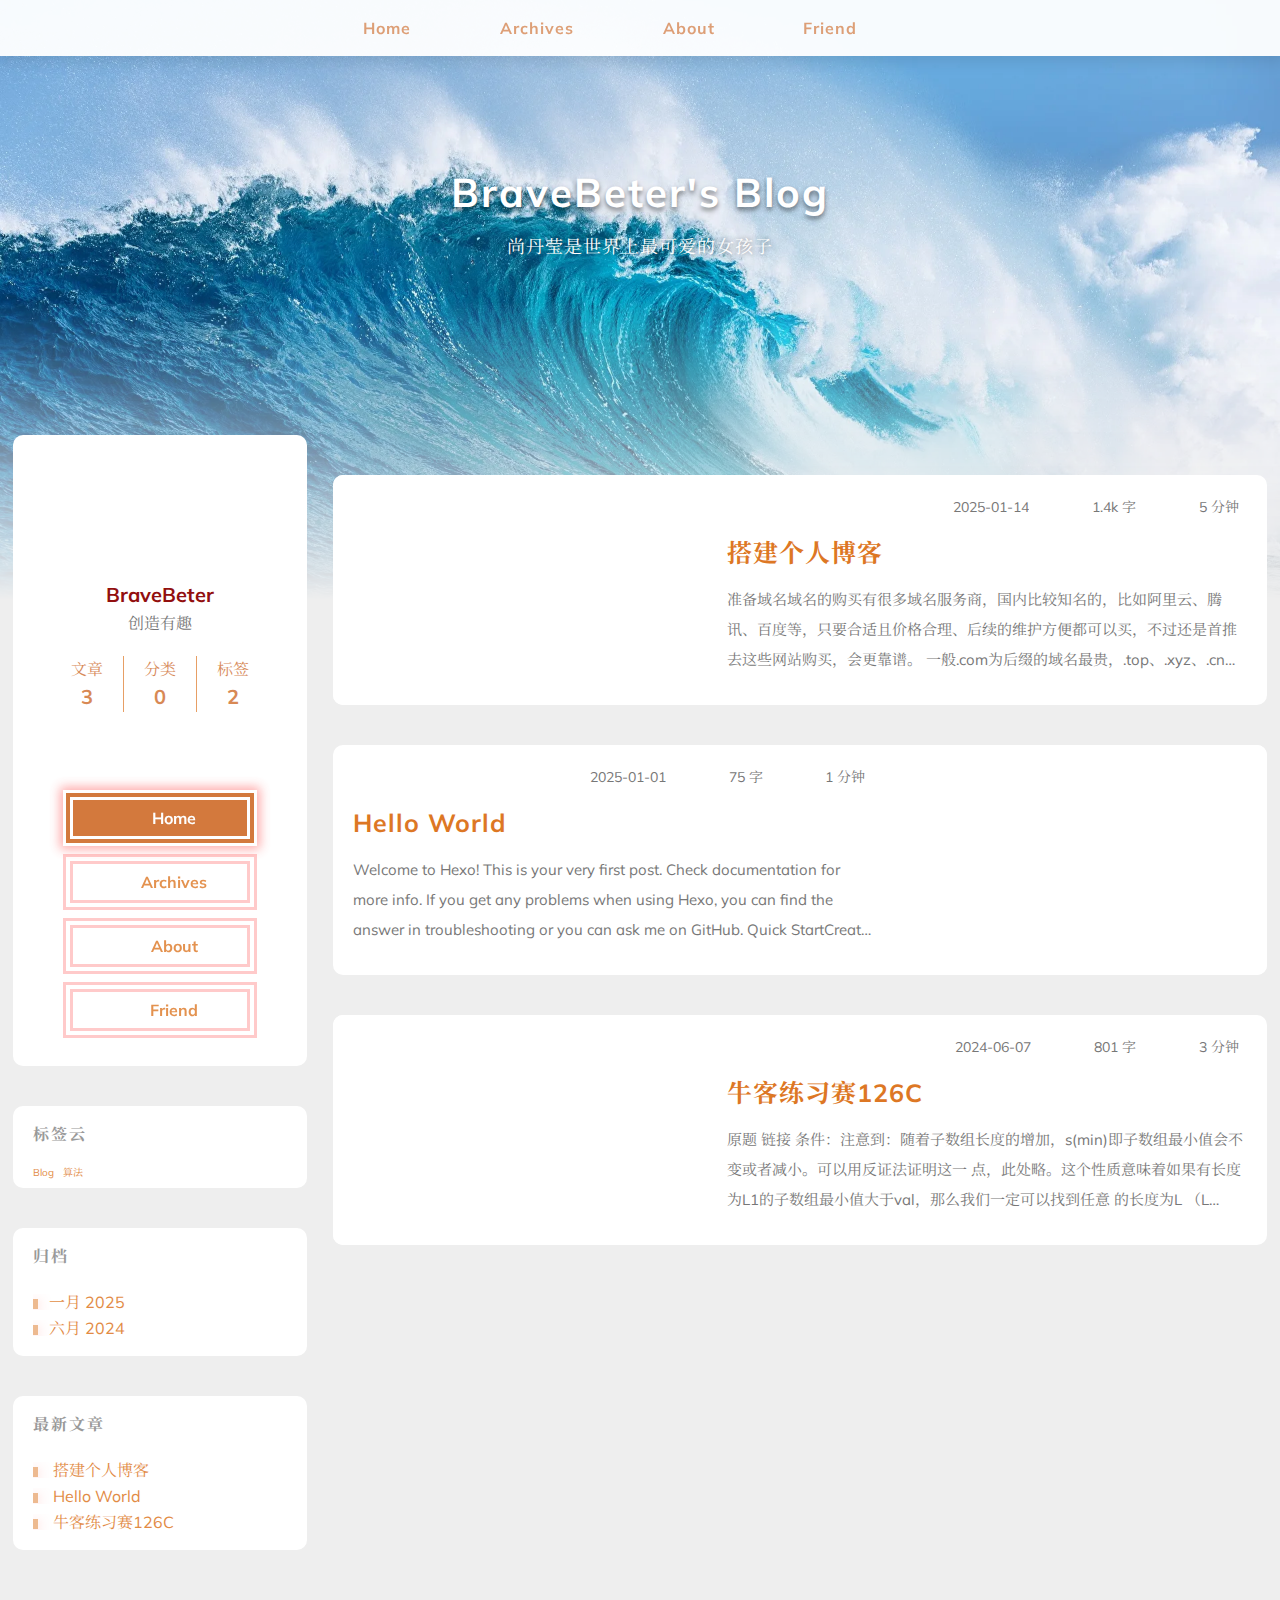
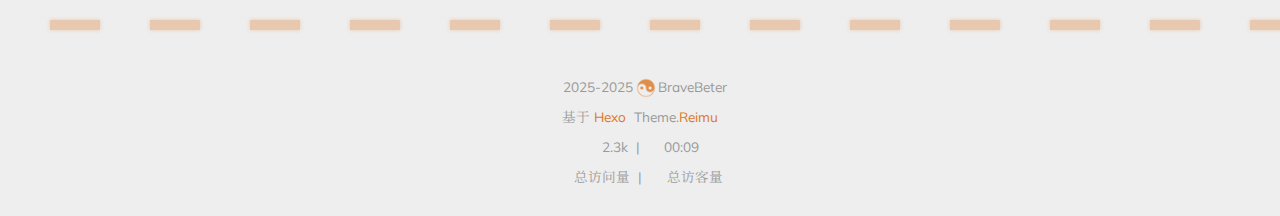
<file: index.html>
<!DOCTYPE html>
  <html lang="zh-CN"  >
  <head>
  <meta charset="utf-8">
  
  <script src="https://www.googletagmanager.com/gtag/js?id=true"></script>
  <script data-pjax>
    window.dataLayer = window.dataLayer || [];

    function gtag() {
      dataLayer.push(arguments);
    }

    gtag('js', new Date());
    gtag('config', 'true');
  </script>


  
  <script>
    (function(c,l,a,r,i,t,y){
        c[a]=c[a]||function(){(c[a].q=c[a].q||[]).push(arguments)};
        t=l.createElement(r);t.async=1;t.src="https://www.clarity.ms/tag/"+i;
        y=l.getElementsByTagName(r)[0];y.parentNode.insertBefore(t,y);
    })(window, document, "clarity", "script", "true");
  </script>


  
  <script async src="https://hm.baidu.com/hm.js?true"></script>
  <script data-pjax>
    var _hmt = _hmt || [];
    _hmt.push(["_trackPageview", location.pathname]);
  </script>


  <script>window.REIMU_CONFIG = {};window.REIMU_CONFIG.icon_font = '4552607_tq6stt6tcg';window.REIMU_CONFIG.clipboard_tips = {"success":"复制成功(*^▽^*)","fail":"复制失败 (ﾟ⊿ﾟ)ﾂ","copyright":{"enable":true,"count":50,"content":"本文版权：本博客所有文章除特别声明外，均采用 BY-NC-SA 许可协议。转载请注明出处！"}};window.REIMU_CONFIG.outdate = {"enable":true,"daysAgo":180,"message":"本文最后更新于 {time}，请注意文中内容可能已经发生变化。"};window.REIMU_CONFIG.code_block = {"expand":true};</script>
  
  <title>
    
    BraveBeter&#39;s Blog
  </title>
  <meta name="viewport" content="width=device-width, initial-scale=1, shrink-to-fit=no">
  <link rel="preconnect" href="https://fonts.gstatic.com/" crossorigin><link rel="preload" as="style" href="https://fonts.googleapis.com/css?family=Mulish:400,400italic,700,700italic%7CNoto%20Serif%20SC:400,400italic,700,700italic&display=swap"><link rel="stylesheet" href="https://fonts.googleapis.com/css?family=Mulish:400,400italic,700,700italic%7CNoto%20Serif%20SC:400,400italic,700,700italic&display=swap" media="print" onload="this.media&#x3D;&#39;all&#39;">
  
    <link rel="preload" href="//at.alicdn.com/t/c/font_4552607_tq6stt6tcg.woff2" as="font" type="font/woff2" crossorigin="anonymous">
  
  
    
<link rel="stylesheet" href="/css/loader.css">

  
  
    <meta name="description" content="创造有趣">
<meta property="og:type" content="website">
<meta property="og:title" content="BraveBeter&#39;s Blog">
<meta property="og:url" content="http://www.bravebeter.com/index.html">
<meta property="og:site_name" content="BraveBeter&#39;s Blog">
<meta property="og:description" content="创造有趣">
<meta property="og:locale" content="zh_CN">
<meta property="og:image" content="http://www.bravebeter.com/images/banner.webp">
<meta property="article:author" content="BraveBeter">
<meta property="article:tag" content="create something interesting">
<meta name="twitter:card" content="summary">
<meta name="twitter:image" content="http://www.bravebeter.com/images/banner.webp">
  
  
    <link rel="alternate" href="/atom.xml" title="BraveBeter's Blog" type="application/atom+xml">
  
  
    <link rel="shortcut icon" href="/images/favicon.ico">
  
  
<link rel="stylesheet" href="/css/style.css">

  <link rel="preload" href="https://npm.webcache.cn/photoswipe@5.4.4/dist/photoswipe.css" as="style" onload="this.onload=null;this.rel='stylesheet'">
  
  
  
  
  
    
<link rel="stylesheet" href="https://npm.webcache.cn/@reimujs/aos@0.1.0/dist/aos.css">

  
  
    
<link rel="stylesheet" href="https://npm.webcache.cn/aplayer@1.10.1/dist/APlayer.min.css">

  
<meta name="generator" content="Hexo 7.3.0"></head>

  <body>
    
  <div id='loader'>
    <div class="loading-left-bg loading-bg"></div>
    <div class="loading-right-bg loading-bg"></div>
    <div class="spinner-box">
      <div class="loading-taichi">
        
          <svg width="150" height="150" viewBox="0 0 1024 1024" class="icon" version="1.1" xmlns="https://www.w3.org/2000/svg" shape-rendering="geometricPrecision">
            <path d="M303.5 432A80 80 0 0 1 291.5 592A80 80 0 0 1 303.5 432z" fill="var(--red-1, #ff5252)" />
            <path d="M512 65A447 447 0 0 1 512 959L512 929A417 417 0 0 0 512 95A417 417 0 0 0 512 929L512 959A447 447 0 0 1 512 65z 
           M512 95A417 417 0 0 1 929 512A208.5 208.5 0 0 1 720.5 720.5L720.5 592A80 80 0 0 0 720.5 432A80 80 0 0 0 720.5 592L720.5 720.5A208.5 208.5 0 0 1 512 512A208.5 208.5 0 0 0 303.5 303.5A208.5 208.5 0 0 0 95 512A417 417 0 0 1 512 95z" fill="var(--red-1, #ff5252)" />
          </svg>
        
      </div>
      <div class="loading-word">呼呼呼...</div>
    </div>
  </div>
  </div>
  <script>
    var time = null;
    var startLoading = () => {
      time = Date.now();
      document.getElementById('loader').classList.remove("loading");
    }
    var endLoading = () => {
      if (!time) {
        document.body.style.overflow = 'auto';
        document.getElementById('loader').classList.add("loading");
      } else {
        if (Date.now() - time > 500) {
          time = null;
          document.body.style.overflow = 'auto';
          document.getElementById('loader').classList.add("loading");
        } else {
          setTimeout(endLoading, 500 - (Date.now() - time));
          time = null;
        }
      }
    }
    window.addEventListener('DOMContentLoaded', endLoading);
    document.getElementById('loader').addEventListener('click', endLoading);
  </script>

<div id="copy-tooltip" style="pointer-events: none; opacity: 0; transition: all 0.2s ease; position: fixed;top: 50%;left: 50%;z-index: 999;transform: translate(-50%, -50%);color: white;background: rgba(0, 0, 0, 0.5);padding: 10px 15px;border-radius: 10px;">
</div>


    <div id="container">
      <div id="wrap">
        <div id="header-nav">
  <nav id="main-nav">
    
      
        <span class="main-nav-link-wrap">
          <div class="main-nav-icon icon rotate">
            &#xe62b;
          </div>
          <a class="main-nav-link" href="/">Home</a>
        </span>
      
        <span class="main-nav-link-wrap">
          <div class="main-nav-icon icon rotate">
            &#xe62b;
          </div>
          <a class="main-nav-link" href="/archives">Archives</a>
        </span>
      
        <span class="main-nav-link-wrap">
          <div class="main-nav-icon icon rotate">
            &#xe62b;
          </div>
          <a class="main-nav-link" href="/about">About</a>
        </span>
      
        <span class="main-nav-link-wrap">
          <div class="main-nav-icon icon rotate">
            &#xe62b;
          </div>
          <a class="main-nav-link" href="/friend">Friend</a>
        </span>
      
    
    <a id="main-nav-toggle" class="nav-icon"></a>
  </nav>
  <nav id="sub-nav">
    
      <a id="nav-rss-link" class="nav-icon" href="/atom.xml" title="RSS 订阅" target="_blank"></a>
    
    
    
  </nav>
</div>
<header id="header">
  
    <picture>
      
    </picture>
    
      <img fetchpriority="high" src="/images/Ocean.webp" alt="">
    
  
  <div id="header-outer">
    <div id="header-title">
      
        
        
          <a href="/" id="logo">
            <h1 data-aos="slide-up">BraveBeter&#39;s Blog</h1>
          </a>
        
      
      
        
        <h2 id="subtitle-wrap" data-aos="slide-down">
          
            <a href="/" id="subtitle">尚丹莹是世界上最可爱的女孩子</a>
          
        </h2>
      
    </div>
  </div>
</header>

        <div id="content" class="sidebar-left"  >
          <aside id="sidebar">
  
    <div id="aplayer" theme="var(--color-link)" data-aos="fade-up"></div>
  
  
  <div class="sidebar-wrapper ">
    <div class="sidebar-wrap" data-aos="fade-up">
      
        <div class="sidebar-author">
  <img data-src="/avatar/dihuang.webp" data-sizes="auto" alt="BraveBeter" class="lazyload">
  <div class="sidebar-author-name">BraveBeter</div>
  <div class="sidebar-description">创造有趣</div>
</div>
<div class="sidebar-state">
  <div class="sidebar-state-article">
    <div>文章</div>
    <div class="sidebar-state-number">3</div>
  </div>
  <div class="sidebar-state-category">
    <div>分类</div>
    <div class="sidebar-state-number">0</div>
  </div>
  <div class="sidebar-state-tag">
    <div>标签</div>
    <div class="sidebar-state-number">2</div>
  </div>
</div>
<div class="sidebar-social">
  
    <div class="icon-github sidebar-social-icon">
      <a href=https://github.com/Luanxiaorui itemprop="url" target="_blank" aria-label="github" rel="noopener external nofollow noreferrer"></a>
    </div>
  
</div>
<div class="sidebar-menu">
  
    
      <div class="sidebar-menu-link-wrap">
        <a class="sidebar-menu-link-dummy" href="/" aria-label="Home"></a>
        <div class="sidebar-menu-icon icon rotate">
          &#xe62b;
        </div>
        <div class="sidebar-menu-link">Home</div>
      </div>
    
      <div class="sidebar-menu-link-wrap">
        <a class="sidebar-menu-link-dummy" href="/archives" aria-label="Archives"></a>
        <div class="sidebar-menu-icon icon rotate">
          &#xe62b;
        </div>
        <div class="sidebar-menu-link">Archives</div>
      </div>
    
      <div class="sidebar-menu-link-wrap">
        <a class="sidebar-menu-link-dummy" href="/about" aria-label="About"></a>
        <div class="sidebar-menu-icon icon rotate">
          &#xe62b;
        </div>
        <div class="sidebar-menu-link">About</div>
      </div>
    
      <div class="sidebar-menu-link-wrap">
        <a class="sidebar-menu-link-dummy" href="/friend" aria-label="Friend"></a>
        <div class="sidebar-menu-icon icon rotate">
          &#xe62b;
        </div>
        <div class="sidebar-menu-link">Friend</div>
      </div>
    
  
</div>

      
      
    </div>
  </div>

  <div class="sidebar-widget">
  
    
      

    
      
  <div class="widget-wrapper">
    <div class="widget-wrap" data-aos="fade-up">
      <h3 class="widget-title">标签云</h3>
      <div class="widget tagcloud">
        <a href="/tags/Blog/" style="font-size: 10px;">Blog</a> <a href="/tags/%E7%AE%97%E6%B3%95/" style="font-size: 10px;">算法</a>
      </div>
    </div>
  </div>


    
      
  <div class="widget-wrapper">
    <div class="widget-wrap" data-aos="fade-up">
      <h3 class="widget-title">归档</h3>
      <div class="widget">
        <ul class="archive-list"><li class="archive-list-item"><a class="archive-list-link" href="/archives/2025/01/">一月 2025</a></li><li class="archive-list-item"><a class="archive-list-link" href="/archives/2024/06/">六月 2024</a></li></ul>
      </div>
    </div>
  </div>


    
      
  <div class="widget-wrapper">
    <div class="widget-wrap" data-aos="fade-up">
      <h3 class="widget-title">最新文章</h3>
      <div class="widget">
        <ul>
          
            <li>
              <a href="/2025/01/14/%E6%90%AD%E5%BB%BA%E5%8D%9A%E5%AE%A2/?">搭建个人博客</a>
            </li>
          
            <li>
              <a href="/2025/01/01/hello-world/?">Hello World</a>
            </li>
          
            <li>
              <a href="/2024/06/07/%E7%89%9B%E5%AE%A2%E7%BB%83%E4%B9%A0%E8%B5%9B126C/?">牛客练习赛126C</a>
            </li>
          
        </ul>
      </div>
    </div>
  </div>


    
  
  </div>
</aside>

          <section id="main">
  
    <div class="post-categories-wrapper" data-aos="fade-up">
      
        
      
        
      
    </div>
  
  
    <div class="post-wrapper">
  <div class="post-wrap-left" data-aos="fade-up">
    
      <a class="post-link" href="/2025/01/14/%E6%90%AD%E5%BB%BA%E5%8D%9A%E5%AE%A2/?" aria-label="搭建个人博客"></a>
    
    
    <div class="post-cover-left">
      
        <img data-src="/images/windows.webp" data-sizes="auto" alt="搭建个人博客" class="lazyload">
      
    </div>
    <div class="post-info">
      <div class="post-meta">
        <span><span class="icon-calendar"></span>2025-01-14</span>
        <span><span class="icon-pencil"></span>1.4k 字</span>
        <span><span class="icon-clock"></span>5 分钟</span>
      </div>
      <h2 class="post-title">搭建个人博客</h2>
      <article class="post-article">
        
          准备域名域名的购买有很多域名服务商，国内比较知名的，比如阿里云、腾讯、百度等，只要合适且价格合理、后续的维护方便都可以买，不过还是首推去这些网站购买，会更靠谱。

一般.com为后缀的域名最贵，.top、.xyz、.cn相对便宜，只要不是名字特别珍贵，即使是.com也贵不到哪去。另外，注意实名制，验证各种信息即可。
选择博客框架，生成本地文件现在，开始介绍如何自己手搓利用框架生成博客。事实上，现在已经有很多成熟的博客框架可以帮助你快速生成一个博客，这里要使用的hexo就是其中之一利用框架生成博客，你只用关注于博客文章的撰写和维护，而不用考虑博客网页本身框架的设计，我觉得这就好比，写代码直接下载
        
      </article>
    </div>
  </div>
</div>
  
    <div class="post-wrapper">
  <div class="post-wrap-right" data-aos="fade-up">
    
      <a class="post-link" href="/2025/01/01/hello-world/?" aria-label="Hello World"></a>
    
    
    <div class="post-cover-right">
      
        <img data-src="/images/sky.webp" data-sizes="auto" alt="Hello World" class="lazyload">
      
    </div>
    <div class="post-info">
      <div class="post-meta">
        <span><span class="icon-calendar"></span>2025-01-01</span>
        <span><span class="icon-pencil"></span>75 字</span>
        <span><span class="icon-clock"></span>1 分钟</span>
      </div>
      <h2 class="post-title">Hello World</h2>
      <article class="post-article">
        
          Welcome to Hexo! This is your very first post. Check documentation for more info. If you get any problems when using Hexo, you can find the answer in troubleshooting or you can ask me on GitHub.
Quick StartCreate a new post1$ hexo new &amp;quot;My New Post&amp;quot;

More info: Writing
Run server1$ hexo ser
        
      </article>
    </div>
  </div>
</div>
  
    <div class="post-wrapper">
  <div class="post-wrap-left" data-aos="fade-up">
    
      <a class="post-link" href="/2024/06/07/%E7%89%9B%E5%AE%A2%E7%BB%83%E4%B9%A0%E8%B5%9B126C/?" aria-label="牛客练习赛126C"></a>
    
    
    <div class="post-cover-left">
      
        <img data-src="/images/windows.webp" data-sizes="auto" alt="牛客练习赛126C" class="lazyload">
      
    </div>
    <div class="post-info">
      <div class="post-meta">
        <span><span class="icon-calendar"></span>2024-06-07</span>
        <span><span class="icon-pencil"></span>801 字</span>
        <span><span class="icon-clock"></span>3 分钟</span>
      </div>
      <h2 class="post-title">牛客练习赛126C</h2>
      <article class="post-article">
        
          原题 链接 条件：注意到：随着子数组长度的增加，s(min)即子数组最小值会不变或者减小。可以用反证法证明这一    点，此处略。这个性质意味着如果有长度为L1的子数组最小值大于val，那么我们一定可以找到任意    的长度为L （L &amp;lt;&amp;#x3D; L1）且最小值大于val的子数组。
思路：我们不是直接求出对于任一长度为L的子数组的最大min(s),而是对于每一个nums[i]，以下标i开始往两边寻找，能维持最小值为nums[i]的最大子数组长度。这个可以通过单调栈来处理,寻找对于nums[i]左右两边第一个小于nums[i]的数记录其下标，然后求出对于每个i所能维持的最大长度存入re
        
      </article>
    </div>
  </div>
</div>
  



</section>
        </div>
        
        
        <footer id="footer">
  <div style="width: 100%; overflow: hidden">
    <div class="footer-line"></div>
  </div>
  <div id="footer-info">
    
    <div>
      <span class="icon-copyright"></span>
      2025-2025
      <span class="footer-info-sep rotate"></span>
      BraveBeter
    </div>
    
      <div>
        基于&nbsp;<a href="https://hexo.io/" rel="noopener external nofollow noreferrer" target="_blank">Hexo</a>&nbsp;
        Theme.<a href="https://github.com/D-Sketon/hexo-theme-reimu" rel="noopener external nofollow noreferrer" target="_blank">Reimu</a>
      </div>
    
    
      <div>
        <span class="icon-brush"></span>
        2.3k
        &nbsp;|&nbsp;
        <span class="icon-coffee"></span>
        00:09
      </div>
    
    
    
    
      <div>
        <span class="icon-eye"></span>
        <span id="busuanzi_container_site_pv">总访问量&nbsp;<span id="busuanzi_value_site_pv"></span></span>
        &nbsp;|&nbsp;
        <span class="icon-user"></span>
        <span id="busuanzi_container_site_uv">总访客量&nbsp;<span id="busuanzi_value_site_uv"></span></span>
      </div>
    
  </div>
</footer>

        
          <div class="sidebar-top">
            <div class="sidebar-top-taichi rotate"></div>
            <div class="arrow-up"></div>
          </div>
        
        <div id="mask" class="hide"></div>
      </div>
      <nav id="mobile-nav">
  <div class="sidebar-wrap">
    
      <div class="sidebar-author">
  <img data-src="/avatar/dihuang.webp" data-sizes="auto" alt="BraveBeter" class="lazyload">
  <div class="sidebar-author-name">BraveBeter</div>
  <div class="sidebar-description">创造有趣</div>
</div>
<div class="sidebar-state">
  <div class="sidebar-state-article">
    <div>文章</div>
    <div class="sidebar-state-number">3</div>
  </div>
  <div class="sidebar-state-category">
    <div>分类</div>
    <div class="sidebar-state-number">0</div>
  </div>
  <div class="sidebar-state-tag">
    <div>标签</div>
    <div class="sidebar-state-number">2</div>
  </div>
</div>
<div class="sidebar-social">
  
    <div class="icon-github sidebar-social-icon">
      <a href=https://github.com/Luanxiaorui itemprop="url" target="_blank" aria-label="github" rel="noopener external nofollow noreferrer"></a>
    </div>
  
</div>
<div class="sidebar-menu">
  
    
      <div class="sidebar-menu-link-wrap">
        <a class="sidebar-menu-link-dummy" href="/" aria-label="Home"></a>
        <div class="sidebar-menu-icon icon rotate">
          &#xe62b;
        </div>
        <div class="sidebar-menu-link">Home</div>
      </div>
    
      <div class="sidebar-menu-link-wrap">
        <a class="sidebar-menu-link-dummy" href="/archives" aria-label="Archives"></a>
        <div class="sidebar-menu-icon icon rotate">
          &#xe62b;
        </div>
        <div class="sidebar-menu-link">Archives</div>
      </div>
    
      <div class="sidebar-menu-link-wrap">
        <a class="sidebar-menu-link-dummy" href="/about" aria-label="About"></a>
        <div class="sidebar-menu-icon icon rotate">
          &#xe62b;
        </div>
        <div class="sidebar-menu-link">About</div>
      </div>
    
      <div class="sidebar-menu-link-wrap">
        <a class="sidebar-menu-link-dummy" href="/friend" aria-label="Friend"></a>
        <div class="sidebar-menu-icon icon rotate">
          &#xe62b;
        </div>
        <div class="sidebar-menu-link">Friend</div>
      </div>
    
  
</div>

    
  </div>
  
</nav>

    </div>
    
    
<script src="https://npm.webcache.cn/lazysizes@5.3.2/lazysizes.min.js" integrity="sha384-3gT&#x2F;vsepWkfz&#x2F;ff7PpWNUeMzeWoH3cDhm&#x2F;A8jM7ouoAK0&#x2F;fP&#x2F;9bcHHR5kHq2nf+e" crossorigin="anonymous"></script>


<script src="https://npm.webcache.cn/clipboard@2.0.11/dist/clipboard.min.js" integrity="sha384-J08i8An&#x2F;QeARD9ExYpvphB8BsyOj3Gh2TSh1aLINKO3L0cMSH2dN3E22zFoXEi0Q" crossorigin="anonymous"></script>



<script src="/js/script.js"></script>



  
<script src="/js/aos.js"></script>

  <script>
    var aosInit = () => {
      AOS.init({
        duration: 1000,
        easing: "ease",
        once: true,
        offset: 50,
      });
    };
    if (document.readyState === 'loading') {
      document.addEventListener('DOMContentLoaded', aosInit);
    } else {
      aosInit();
    }
  </script>



<script src="/js/pjax_script.js" data-pjax></script>







  
<script src="https://npm.webcache.cn/mouse-firework@0.0.6/dist/index.umd.js" integrity="sha384-vkGvf25gm1C1PbcoD5dNfc137HzNL&#x2F;hr1RKA5HniJOaawtvUmH5lTVFgFAruE9Ge" crossorigin="anonymous"></script>

  <script>
    window.firework && window.firework(JSON.parse('{"excludeElements":["a","button"],"particles":[{"shape":"circle","move":["emit"],"easing":"easeOutExpo","colors":["#ff5252","#ff7c7c","#ffafaf","#ffd0d0"],"number":20,"duration":[1200,1800],"shapeOptions":{"radius":[16,32],"alpha":[0.3,0.5]}},{"shape":"circle","move":["diffuse"],"easing":"easeOutExpo","colors":["#ff0000"],"number":1,"duration":[1200,1800],"shapeOptions":{"radius":20,"alpha":[0.2,0.5],"lineWidth":6}}]}'))
  </script>









  
<script src="https://npm.webcache.cn/quicklink@2.3.0/dist/quicklink.umd.js" integrity="sha384-aD7FsuQkS1ohgFKY41fJfeA+Wd&#x2F;QRNnrOd9Bs58K3FzKdJJv8yPnYU8Tnp5z1agS" crossorigin="anonymous"></script>

  <script data-pjax>
    window.quicklink?.listen({
      timeout: 3000,
      priority: true,
      ignores: []
    });
  </script>


<div id="lazy-script">
  <div>
    
    
      
    
    
  </div>
</div>


  <script>
    console.log(String.raw`%c 
 ______     ______     __     __    __     __  __    
/\  == \   /\  ___\   /\ \   /\ "-./  \   /\ \/\ \   
\ \  __<   \ \  __\   \ \ \  \ \ \-./\ \  \ \ \_\ \  
 \ \_\ \_\  \ \_____\  \ \_\  \ \_\ \ \_\  \ \_____\ 
  \/_/ /_/   \/_____/   \/_/   \/_/  \/_/   \/_____/ 
                                                  
`,'color: #ff5252;')
    console.log('%c Theme.Reimu v' + '1.2.0' + ' %c https://github.com/D-Sketon/hexo-theme-reimu ', 'color: white; background: #ff5252; padding:5px 0;', 'padding:4px;border:1px solid #ff5252;')
  </script>
  

<script data-pjax>
  var updateTime = _$('#post-update-time')?.innerHTML;

  if (updateTime) {
    const update = new Date(updateTime);
    const now = new Date();
    const diff = now - update;
    const days = diff / 86400000;
    const { daysAgo, message: template } = window.REIMU_CONFIG.outdate;
    if (days >= daysAgo) {
      const message = template.replace(/{time}/, updateTime);
      const blockquote = _$('#outdate-blockquote');
      if (blockquote) {
        blockquote.querySelector('p').innerText = message;
        blockquote.style.display = 'block';
      }
    }
  }
</script>


  
<script src="https://npm.webcache.cn/busuanzi@2.3.0/bsz.pure.mini.js" integrity="sha384-0M75wtSkhjIInv4coYlaJU83+OypaRCIq2SukQVQX04eGTCBXJDuWAbJet56id+S" crossorigin="anonymous" async></script>




<script>
  if ('serviceWorker' in navigator) {
    navigator.serviceWorker.getRegistrations().then((registrations) => {
      for (let registration of registrations) {
        registration.unregister();
      }
    });
  }
</script>





  
<script src="https://npm.webcache.cn/aplayer@1.10.1/dist/APlayer.min.js" integrity="sha384-gdGYZwHnfJM54evoZhpO0s6ZF5BQiybkiyW7VXr+h5UfruuRL&#x2F;aORyw+5+HZoU6e" crossorigin="anonymous"></script>

  
    <script>
      const ap = new APlayer({
        container: document.getElementById('aplayer'),
        audio: [{"name":"Riptide","artist":"the chainsmokers","url":"The Chainsmokers - Riptide.mp3","cover":"images/riptide.jpg"}] || [],
        fixed: null || false,
        autoplay: null || false,
        loop: '' || 'all',
        order: '' || 'list',
        preload: '' || 'auto',
        volume: null || 0.7,
        mutex: null || true,
        listFolded: null || false,
      });
    </script>
  



  </body>
  </html>
</file>
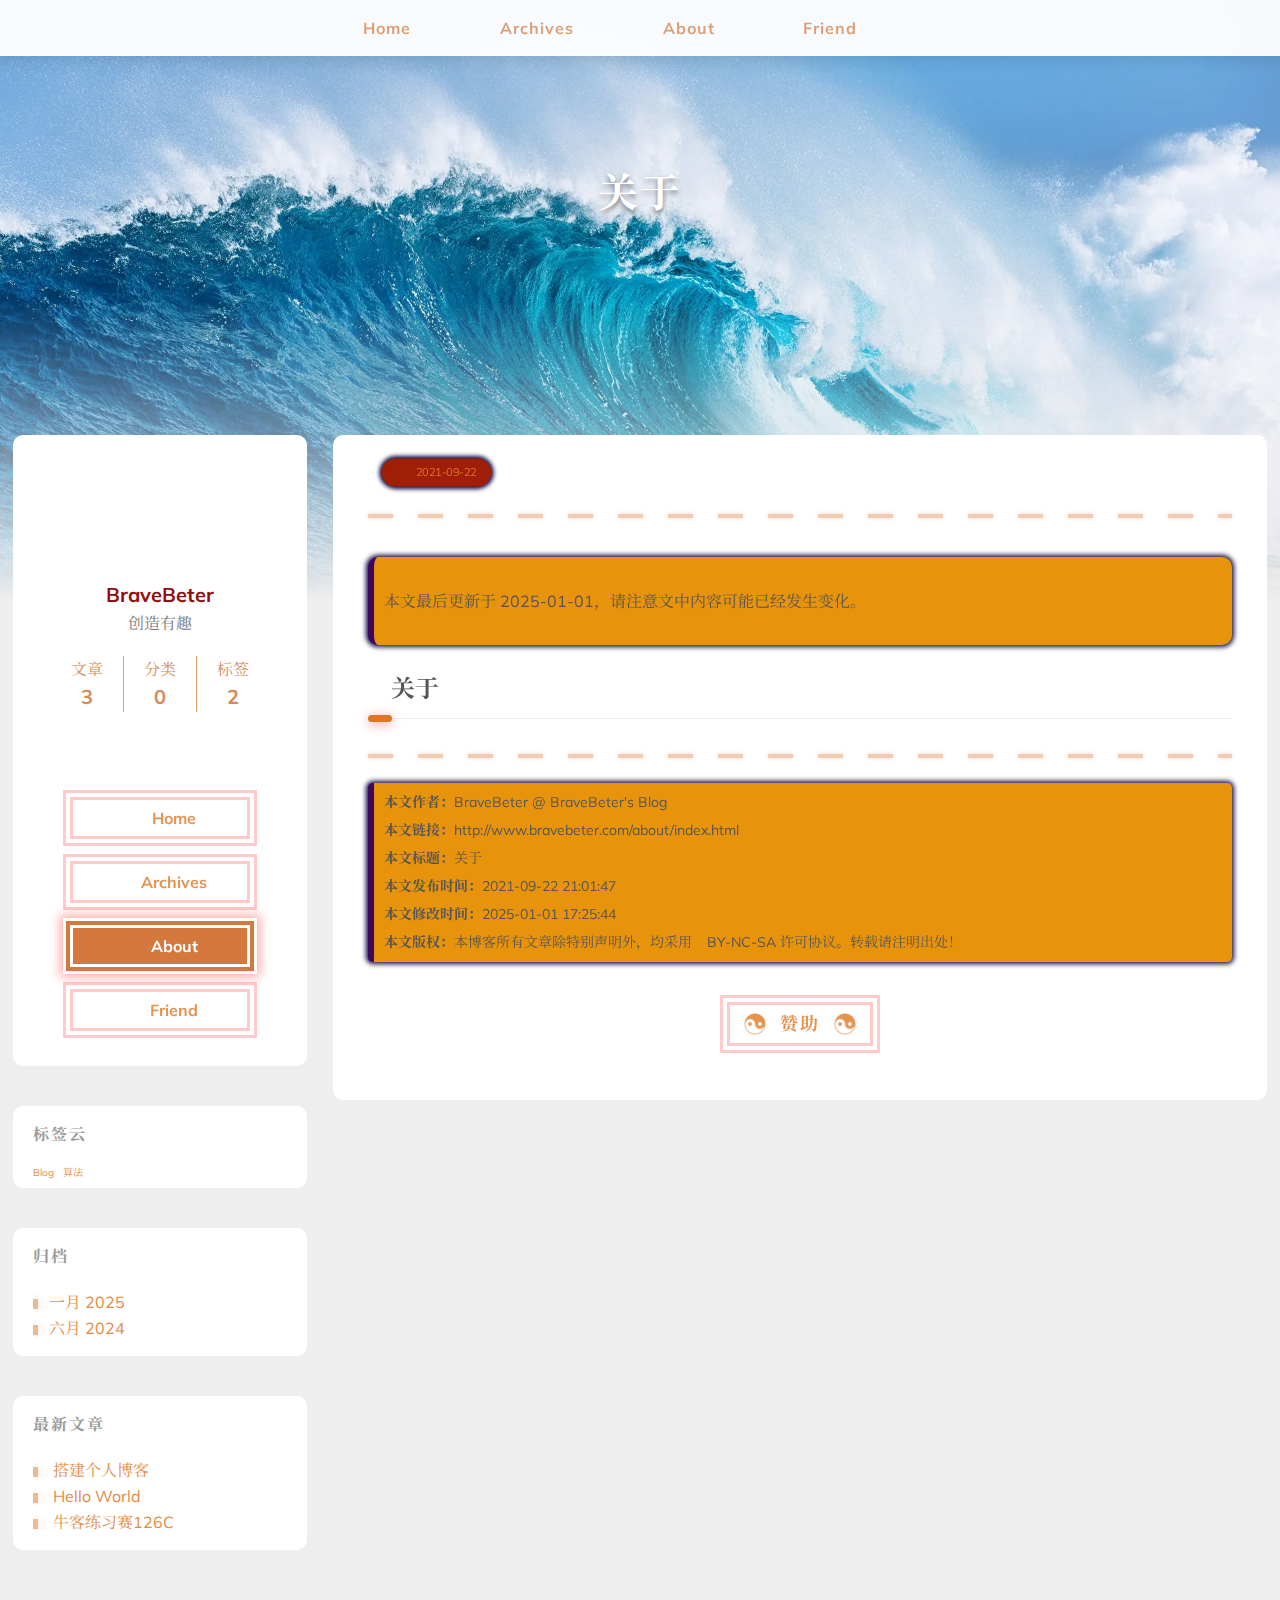
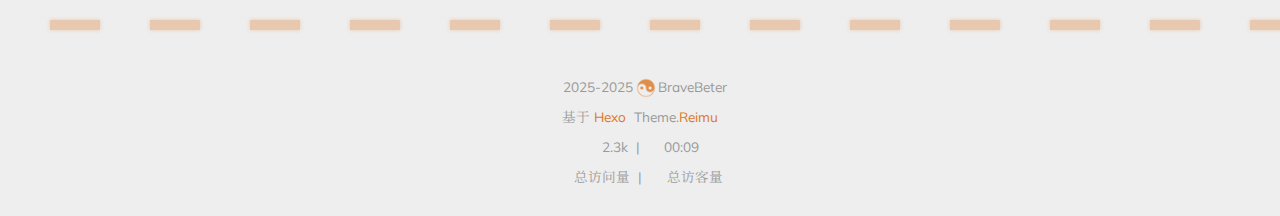
<file: about/index.html>
<!DOCTYPE html>
  <html lang="zh-CN"  >
  <head>
  <meta charset="utf-8">
  
  <script src="https://www.googletagmanager.com/gtag/js?id=true"></script>
  <script data-pjax>
    window.dataLayer = window.dataLayer || [];

    function gtag() {
      dataLayer.push(arguments);
    }

    gtag('js', new Date());
    gtag('config', 'true');
  </script>


  
  <script>
    (function(c,l,a,r,i,t,y){
        c[a]=c[a]||function(){(c[a].q=c[a].q||[]).push(arguments)};
        t=l.createElement(r);t.async=1;t.src="https://www.clarity.ms/tag/"+i;
        y=l.getElementsByTagName(r)[0];y.parentNode.insertBefore(t,y);
    })(window, document, "clarity", "script", "true");
  </script>


  
  <script async src="https://hm.baidu.com/hm.js?true"></script>
  <script data-pjax>
    var _hmt = _hmt || [];
    _hmt.push(["_trackPageview", location.pathname]);
  </script>


  <script>window.REIMU_CONFIG = {};window.REIMU_CONFIG.icon_font = '4552607_tq6stt6tcg';window.REIMU_CONFIG.clipboard_tips = {"success":"复制成功(*^▽^*)","fail":"复制失败 (ﾟ⊿ﾟ)ﾂ","copyright":{"enable":true,"count":50,"content":"本文版权：本博客所有文章除特别声明外，均采用 BY-NC-SA 许可协议。转载请注明出处！"}};window.REIMU_CONFIG.outdate = {"enable":true,"daysAgo":180,"message":"本文最后更新于 {time}，请注意文中内容可能已经发生变化。"};window.REIMU_CONFIG.code_block = {"expand":true};</script>
  
  <title>
    关于 |
    
    BraveBeter&#39;s Blog
  </title>
  <meta name="viewport" content="width=device-width, initial-scale=1, shrink-to-fit=no">
  <link rel="preconnect" href="https://fonts.gstatic.com/" crossorigin><link rel="preload" as="style" href="https://fonts.googleapis.com/css?family=Mulish:400,400italic,700,700italic%7CNoto%20Serif%20SC:400,400italic,700,700italic&display=swap"><link rel="stylesheet" href="https://fonts.googleapis.com/css?family=Mulish:400,400italic,700,700italic%7CNoto%20Serif%20SC:400,400italic,700,700italic&display=swap" media="print" onload="this.media&#x3D;&#39;all&#39;">
  
    <link rel="preload" href="//at.alicdn.com/t/c/font_4552607_tq6stt6tcg.woff2" as="font" type="font/woff2" crossorigin="anonymous">
  
  
    
<link rel="stylesheet" href="/css/loader.css">

  
  
    <meta name="description" content="关于">
<meta property="og:type" content="website">
<meta property="og:title" content="关于">
<meta property="og:url" content="http://www.bravebeter.com/about/index.html">
<meta property="og:site_name" content="BraveBeter&#39;s Blog">
<meta property="og:description" content="关于">
<meta property="og:locale" content="zh_CN">
<meta property="og:image" content="http://www.bravebeter.com/images/banner.webp">
<meta property="article:published_time" content="2021-09-22T13:01:47.000Z">
<meta property="article:modified_time" content="2025-01-01T09:25:44.995Z">
<meta property="article:author" content="BraveBeter">
<meta property="article:tag" content="create something interesting">
<meta name="twitter:card" content="summary">
<meta name="twitter:image" content="http://www.bravebeter.com/images/banner.webp">
  
  
    <link rel="alternate" href="/atom.xml" title="BraveBeter's Blog" type="application/atom+xml">
  
  
    <link rel="shortcut icon" href="/images/favicon.ico">
  
  
<link rel="stylesheet" href="/css/style.css">

  <link rel="preload" href="https://npm.webcache.cn/photoswipe@5.4.4/dist/photoswipe.css" as="style" onload="this.onload=null;this.rel='stylesheet'">
  
  
  
  
  
    
<link rel="stylesheet" href="https://npm.webcache.cn/@reimujs/aos@0.1.0/dist/aos.css">

  
  
    
<link rel="stylesheet" href="https://npm.webcache.cn/aplayer@1.10.1/dist/APlayer.min.css">

  
<meta name="generator" content="Hexo 7.3.0"></head>

  <body>
    
  <div id='loader'>
    <div class="loading-left-bg loading-bg"></div>
    <div class="loading-right-bg loading-bg"></div>
    <div class="spinner-box">
      <div class="loading-taichi">
        
          <svg width="150" height="150" viewBox="0 0 1024 1024" class="icon" version="1.1" xmlns="https://www.w3.org/2000/svg" shape-rendering="geometricPrecision">
            <path d="M303.5 432A80 80 0 0 1 291.5 592A80 80 0 0 1 303.5 432z" fill="var(--red-1, #ff5252)" />
            <path d="M512 65A447 447 0 0 1 512 959L512 929A417 417 0 0 0 512 95A417 417 0 0 0 512 929L512 959A447 447 0 0 1 512 65z 
           M512 95A417 417 0 0 1 929 512A208.5 208.5 0 0 1 720.5 720.5L720.5 592A80 80 0 0 0 720.5 432A80 80 0 0 0 720.5 592L720.5 720.5A208.5 208.5 0 0 1 512 512A208.5 208.5 0 0 0 303.5 303.5A208.5 208.5 0 0 0 95 512A417 417 0 0 1 512 95z" fill="var(--red-1, #ff5252)" />
          </svg>
        
      </div>
      <div class="loading-word">呼呼呼...</div>
    </div>
  </div>
  </div>
  <script>
    var time = null;
    var startLoading = () => {
      time = Date.now();
      document.getElementById('loader').classList.remove("loading");
    }
    var endLoading = () => {
      if (!time) {
        document.body.style.overflow = 'auto';
        document.getElementById('loader').classList.add("loading");
      } else {
        if (Date.now() - time > 500) {
          time = null;
          document.body.style.overflow = 'auto';
          document.getElementById('loader').classList.add("loading");
        } else {
          setTimeout(endLoading, 500 - (Date.now() - time));
          time = null;
        }
      }
    }
    window.addEventListener('DOMContentLoaded', endLoading);
    document.getElementById('loader').addEventListener('click', endLoading);
  </script>

<div id="copy-tooltip" style="pointer-events: none; opacity: 0; transition: all 0.2s ease; position: fixed;top: 50%;left: 50%;z-index: 999;transform: translate(-50%, -50%);color: white;background: rgba(0, 0, 0, 0.5);padding: 10px 15px;border-radius: 10px;">
</div>


    <div id="container">
      <div id="wrap">
        <div id="header-nav">
  <nav id="main-nav">
    
      
        <span class="main-nav-link-wrap">
          <div class="main-nav-icon icon rotate">
            &#xe62b;
          </div>
          <a class="main-nav-link" href="/">Home</a>
        </span>
      
        <span class="main-nav-link-wrap">
          <div class="main-nav-icon icon rotate">
            &#xe62b;
          </div>
          <a class="main-nav-link" href="/archives">Archives</a>
        </span>
      
        <span class="main-nav-link-wrap">
          <div class="main-nav-icon icon rotate">
            &#xe62b;
          </div>
          <a class="main-nav-link" href="/about">About</a>
        </span>
      
        <span class="main-nav-link-wrap">
          <div class="main-nav-icon icon rotate">
            &#xe62b;
          </div>
          <a class="main-nav-link" href="/friend">Friend</a>
        </span>
      
    
    <a id="main-nav-toggle" class="nav-icon"></a>
  </nav>
  <nav id="sub-nav">
    
      <a id="nav-rss-link" class="nav-icon" href="/atom.xml" title="RSS 订阅" target="_blank"></a>
    
    
    
  </nav>
</div>
<header id="header">
  
    <picture>
      
    </picture>
    
      <img fetchpriority="high" src="/images/Ocean.webp" alt="关于">
    
  
  <div id="header-outer">
    <div id="header-title">
      
        
        
          <a href="/" id="logo">
            <h1 data-aos="slide-up">关于</h1>
          </a>
        
      
      
        
        <h2 id="subtitle-wrap" data-aos="slide-down">
          
        </h2>
      
    </div>
  </div>
</header>

        <div id="content" class="sidebar-left"  >
          <aside id="sidebar">
  
    <div id="aplayer" theme="var(--color-link)" data-aos="fade-up"></div>
  
  
  <div class="sidebar-wrapper ">
    <div class="sidebar-wrap" data-aos="fade-up">
      
        <div class="sidebar-author">
  <img data-src="/avatar/dihuang.webp" data-sizes="auto" alt="BraveBeter" class="lazyload">
  <div class="sidebar-author-name">BraveBeter</div>
  <div class="sidebar-description">创造有趣</div>
</div>
<div class="sidebar-state">
  <div class="sidebar-state-article">
    <div>文章</div>
    <div class="sidebar-state-number">3</div>
  </div>
  <div class="sidebar-state-category">
    <div>分类</div>
    <div class="sidebar-state-number">0</div>
  </div>
  <div class="sidebar-state-tag">
    <div>标签</div>
    <div class="sidebar-state-number">2</div>
  </div>
</div>
<div class="sidebar-social">
  
    <div class="icon-github sidebar-social-icon">
      <a href=https://github.com/Luanxiaorui itemprop="url" target="_blank" aria-label="github" rel="noopener external nofollow noreferrer"></a>
    </div>
  
</div>
<div class="sidebar-menu">
  
    
      <div class="sidebar-menu-link-wrap">
        <a class="sidebar-menu-link-dummy" href="/" aria-label="Home"></a>
        <div class="sidebar-menu-icon icon rotate">
          &#xe62b;
        </div>
        <div class="sidebar-menu-link">Home</div>
      </div>
    
      <div class="sidebar-menu-link-wrap">
        <a class="sidebar-menu-link-dummy" href="/archives" aria-label="Archives"></a>
        <div class="sidebar-menu-icon icon rotate">
          &#xe62b;
        </div>
        <div class="sidebar-menu-link">Archives</div>
      </div>
    
      <div class="sidebar-menu-link-wrap">
        <a class="sidebar-menu-link-dummy" href="/about" aria-label="About"></a>
        <div class="sidebar-menu-icon icon rotate">
          &#xe62b;
        </div>
        <div class="sidebar-menu-link">About</div>
      </div>
    
      <div class="sidebar-menu-link-wrap">
        <a class="sidebar-menu-link-dummy" href="/friend" aria-label="Friend"></a>
        <div class="sidebar-menu-icon icon rotate">
          &#xe62b;
        </div>
        <div class="sidebar-menu-link">Friend</div>
      </div>
    
  
</div>

      
      
    </div>
  </div>

  <div class="sidebar-widget">
  
    
      

    
      
  <div class="widget-wrapper">
    <div class="widget-wrap" data-aos="fade-up">
      <h3 class="widget-title">标签云</h3>
      <div class="widget tagcloud">
        <a href="/tags/Blog/" style="font-size: 10px;">Blog</a> <a href="/tags/%E7%AE%97%E6%B3%95/" style="font-size: 10px;">算法</a>
      </div>
    </div>
  </div>


    
      
  <div class="widget-wrapper">
    <div class="widget-wrap" data-aos="fade-up">
      <h3 class="widget-title">归档</h3>
      <div class="widget">
        <ul class="archive-list"><li class="archive-list-item"><a class="archive-list-link" href="/archives/2025/01/">一月 2025</a></li><li class="archive-list-item"><a class="archive-list-link" href="/archives/2024/06/">六月 2024</a></li></ul>
      </div>
    </div>
  </div>


    
      
  <div class="widget-wrapper">
    <div class="widget-wrap" data-aos="fade-up">
      <h3 class="widget-title">最新文章</h3>
      <div class="widget">
        <ul>
          
            <li>
              <a href="/2025/01/14/%E6%90%AD%E5%BB%BA%E5%8D%9A%E5%AE%A2/?">搭建个人博客</a>
            </li>
          
            <li>
              <a href="/2025/01/01/hello-world/?">Hello World</a>
            </li>
          
            <li>
              <a href="/2024/06/07/%E7%89%9B%E5%AE%A2%E7%BB%83%E4%B9%A0%E8%B5%9B126C/?">牛客练习赛126C</a>
            </li>
          
        </ul>
      </div>
    </div>
  </div>


    
  
  </div>
</aside>

          <section id="main"><article id="page-" class="h-entry article article-type-page" itemprop="blogPost" itemscope itemtype="https://schema.org/BlogPosting">
  <div class="article-inner" data-aos="fade-up">
    <div class="article-meta">
      <div class="article-date">
  <a href="/about/index.html" class="article-date-link" data-aos="zoom-in">
    <time datetime="2021-09-22T13:01:47.000Z" itemprop="datePublished">2021-09-22</time>
    <time style="display: none;" id="post-update-time">2025-01-01</time>
  </a>
</div>

      

    </div>
    <div class="hr-line"></div>
    

    <div class="e-content article-entry" itemprop="articleBody">
      
        <blockquote id="outdate-blockquote" style="display: none;"><p></p></blockquote>
      
      
        <h2 id="关于"><a href="#关于" class="headerlink" title="关于"></a>关于</h2>
      
    </div>
    <footer class="article-footer">
      
        <blockquote class="article-copyright">
    <p><strong>本文作者：</strong>BraveBeter @ BraveBeter's Blog</p>
    <p><strong>本文链接：</strong><a href="http://www.bravebeter.com/about/index.html">http://www.bravebeter.com/about/index.html</a></p>
    <p><strong>本文标题：</strong>关于</p>
    <p><strong>本文发布时间：</strong>2021-09-22 21:01:47</p>
    <p><strong>本文修改时间：</strong>2025-01-01 17:25:44</p>
    <p><strong>本文版权：</strong>本博客所有文章除特别声明外，均采用 <a href="https://creativecommons.org/licenses/by-nc-sa/4.0/deed.zh" rel="noopener external nofollow noreferrer" target="_blank"><span class="icon-creative-commons"></span>BY-NC-SA</a> 许可协议。转载请注明出处！</p>
    <span class="icon-creative-commons article-copyright-bg"></span>
  </blockquote>
      
      
        <div class="sponsor-wrapper">
  <div class="sponsor-button-wrapper">
    <div class="sponsor-icon rotate"></div>
    <div class="sponsor-title">赞助</div>
    <div class="sponsor-icon rotate"></div>
  </div>
  <div class="sponsor-tip">请作者喝杯咖啡吧！</div>
  
    <div class="sponsor-qr">
      
        <div class="sponsor-qr-image-wrapper">
          <img src="/images/alipay.jpg" alt=支付宝 width="200" />
          <p class="sponsor-qr-name">支付宝</p>
        </div>
      
    </div>
  
</div>
      
      
      
      
      
      
      

    </footer>
  </div>
  

</article>






</section>
        </div>
        
        
        <footer id="footer">
  <div style="width: 100%; overflow: hidden">
    <div class="footer-line"></div>
  </div>
  <div id="footer-info">
    
    <div>
      <span class="icon-copyright"></span>
      2025-2025
      <span class="footer-info-sep rotate"></span>
      BraveBeter
    </div>
    
      <div>
        基于&nbsp;<a href="https://hexo.io/" rel="noopener external nofollow noreferrer" target="_blank">Hexo</a>&nbsp;
        Theme.<a href="https://github.com/D-Sketon/hexo-theme-reimu" rel="noopener external nofollow noreferrer" target="_blank">Reimu</a>
      </div>
    
    
      <div>
        <span class="icon-brush"></span>
        2.3k
        &nbsp;|&nbsp;
        <span class="icon-coffee"></span>
        00:09
      </div>
    
    
    
    
      <div>
        <span class="icon-eye"></span>
        <span id="busuanzi_container_site_pv">总访问量&nbsp;<span id="busuanzi_value_site_pv"></span></span>
        &nbsp;|&nbsp;
        <span class="icon-user"></span>
        <span id="busuanzi_container_site_uv">总访客量&nbsp;<span id="busuanzi_value_site_uv"></span></span>
      </div>
    
  </div>
</footer>

        
          <div class="sidebar-top">
            <div class="sidebar-top-taichi rotate"></div>
            <div class="arrow-up"></div>
          </div>
        
        <div id="mask" class="hide"></div>
      </div>
      <nav id="mobile-nav">
  <div class="sidebar-wrap">
    
      <div class="sidebar-author">
  <img data-src="/avatar/dihuang.webp" data-sizes="auto" alt="BraveBeter" class="lazyload">
  <div class="sidebar-author-name">BraveBeter</div>
  <div class="sidebar-description">创造有趣</div>
</div>
<div class="sidebar-state">
  <div class="sidebar-state-article">
    <div>文章</div>
    <div class="sidebar-state-number">3</div>
  </div>
  <div class="sidebar-state-category">
    <div>分类</div>
    <div class="sidebar-state-number">0</div>
  </div>
  <div class="sidebar-state-tag">
    <div>标签</div>
    <div class="sidebar-state-number">2</div>
  </div>
</div>
<div class="sidebar-social">
  
    <div class="icon-github sidebar-social-icon">
      <a href=https://github.com/Luanxiaorui itemprop="url" target="_blank" aria-label="github" rel="noopener external nofollow noreferrer"></a>
    </div>
  
</div>
<div class="sidebar-menu">
  
    
      <div class="sidebar-menu-link-wrap">
        <a class="sidebar-menu-link-dummy" href="/" aria-label="Home"></a>
        <div class="sidebar-menu-icon icon rotate">
          &#xe62b;
        </div>
        <div class="sidebar-menu-link">Home</div>
      </div>
    
      <div class="sidebar-menu-link-wrap">
        <a class="sidebar-menu-link-dummy" href="/archives" aria-label="Archives"></a>
        <div class="sidebar-menu-icon icon rotate">
          &#xe62b;
        </div>
        <div class="sidebar-menu-link">Archives</div>
      </div>
    
      <div class="sidebar-menu-link-wrap">
        <a class="sidebar-menu-link-dummy" href="/about" aria-label="About"></a>
        <div class="sidebar-menu-icon icon rotate">
          &#xe62b;
        </div>
        <div class="sidebar-menu-link">About</div>
      </div>
    
      <div class="sidebar-menu-link-wrap">
        <a class="sidebar-menu-link-dummy" href="/friend" aria-label="Friend"></a>
        <div class="sidebar-menu-icon icon rotate">
          &#xe62b;
        </div>
        <div class="sidebar-menu-link">Friend</div>
      </div>
    
  
</div>

    
  </div>
  
</nav>

    </div>
    
    
<script src="https://npm.webcache.cn/lazysizes@5.3.2/lazysizes.min.js" integrity="sha384-3gT&#x2F;vsepWkfz&#x2F;ff7PpWNUeMzeWoH3cDhm&#x2F;A8jM7ouoAK0&#x2F;fP&#x2F;9bcHHR5kHq2nf+e" crossorigin="anonymous"></script>


<script src="https://npm.webcache.cn/clipboard@2.0.11/dist/clipboard.min.js" integrity="sha384-J08i8An&#x2F;QeARD9ExYpvphB8BsyOj3Gh2TSh1aLINKO3L0cMSH2dN3E22zFoXEi0Q" crossorigin="anonymous"></script>



<script src="/js/script.js"></script>



  
<script src="/js/aos.js"></script>

  <script>
    var aosInit = () => {
      AOS.init({
        duration: 1000,
        easing: "ease",
        once: true,
        offset: 50,
      });
    };
    if (document.readyState === 'loading') {
      document.addEventListener('DOMContentLoaded', aosInit);
    } else {
      aosInit();
    }
  </script>



<script src="/js/pjax_script.js" data-pjax></script>







  
<script src="https://npm.webcache.cn/mouse-firework@0.0.6/dist/index.umd.js" integrity="sha384-vkGvf25gm1C1PbcoD5dNfc137HzNL&#x2F;hr1RKA5HniJOaawtvUmH5lTVFgFAruE9Ge" crossorigin="anonymous"></script>

  <script>
    window.firework && window.firework(JSON.parse('{"excludeElements":["a","button"],"particles":[{"shape":"circle","move":["emit"],"easing":"easeOutExpo","colors":["#ff5252","#ff7c7c","#ffafaf","#ffd0d0"],"number":20,"duration":[1200,1800],"shapeOptions":{"radius":[16,32],"alpha":[0.3,0.5]}},{"shape":"circle","move":["diffuse"],"easing":"easeOutExpo","colors":["#ff0000"],"number":1,"duration":[1200,1800],"shapeOptions":{"radius":20,"alpha":[0.2,0.5],"lineWidth":6}}]}'))
  </script>









  
<script src="https://npm.webcache.cn/quicklink@2.3.0/dist/quicklink.umd.js" integrity="sha384-aD7FsuQkS1ohgFKY41fJfeA+Wd&#x2F;QRNnrOd9Bs58K3FzKdJJv8yPnYU8Tnp5z1agS" crossorigin="anonymous"></script>

  <script data-pjax>
    window.quicklink?.listen({
      timeout: 3000,
      priority: true,
      ignores: []
    });
  </script>


<div id="lazy-script">
  <div>
    
    
      
        
<script src="/js/insert_highlight.js" data-pjax></script>

      
    
    
      <script type="module" data-pjax>
        const PhotoSwipeLightbox = (await safeImport("https://npm.webcache.cn/photoswipe@5.4.4/dist/photoswipe-lightbox.esm.min.js", "sha384-DiL6M/gG+wmTxmCRZyD1zee6lIhawn5TGvED0FOh7fXcN9B0aZ9dexSF/N6lrZi/")).default;
        
        const pswp = () => {
          if (_$$('.article-entry a.article-gallery-item').length > 0) {
            new PhotoSwipeLightbox({
              gallery: '.article-entry',
              children: 'a.article-gallery-item',
              pswpModule: () => safeImport("https://npm.webcache.cn/photoswipe@5.4.4/dist/photoswipe.esm.min.js", "sha384-WkkO3GCmgkC3VQWpaV8DqhKJqpzpF9JoByxDmnV8+oTJ7m3DfYEWX1fu1scuS4+s")
            }).init();
          }
          if(_$$('.article-gallery a.article-gallery-item').length > 0) {
            new PhotoSwipeLightbox({
              gallery: '.article-gallery',
              children: 'a.article-gallery-item',
              pswpModule: () => safeImport("https://npm.webcache.cn/photoswipe@5.4.4/dist/photoswipe.esm.min.js", "sha384-WkkO3GCmgkC3VQWpaV8DqhKJqpzpF9JoByxDmnV8+oTJ7m3DfYEWX1fu1scuS4+s")
            }).init();
          }
          window.lightboxStatus = 'done';
          window.removeEventListener('lightbox:ready', pswp);
        }
        if(window.lightboxStatus === 'ready') {
          pswp()
        } else {
          window.addEventListener('lightbox:ready', pswp);
        }
      </script>
      








    
  </div>
</div>


  <script>
    console.log(String.raw`%c 
 ______     ______     __     __    __     __  __    
/\  == \   /\  ___\   /\ \   /\ "-./  \   /\ \/\ \   
\ \  __<   \ \  __\   \ \ \  \ \ \-./\ \  \ \ \_\ \  
 \ \_\ \_\  \ \_____\  \ \_\  \ \_\ \ \_\  \ \_____\ 
  \/_/ /_/   \/_____/   \/_/   \/_/  \/_/   \/_____/ 
                                                  
`,'color: #ff5252;')
    console.log('%c Theme.Reimu v' + '1.2.0' + ' %c https://github.com/D-Sketon/hexo-theme-reimu ', 'color: white; background: #ff5252; padding:5px 0;', 'padding:4px;border:1px solid #ff5252;')
  </script>
  

<script data-pjax>
  var updateTime = _$('#post-update-time')?.innerHTML;

  if (updateTime) {
    const update = new Date(updateTime);
    const now = new Date();
    const diff = now - update;
    const days = diff / 86400000;
    const { daysAgo, message: template } = window.REIMU_CONFIG.outdate;
    if (days >= daysAgo) {
      const message = template.replace(/{time}/, updateTime);
      const blockquote = _$('#outdate-blockquote');
      if (blockquote) {
        blockquote.querySelector('p').innerText = message;
        blockquote.style.display = 'block';
      }
    }
  }
</script>


  
<script src="https://npm.webcache.cn/busuanzi@2.3.0/bsz.pure.mini.js" integrity="sha384-0M75wtSkhjIInv4coYlaJU83+OypaRCIq2SukQVQX04eGTCBXJDuWAbJet56id+S" crossorigin="anonymous" async></script>




<script>
  if ('serviceWorker' in navigator) {
    navigator.serviceWorker.getRegistrations().then((registrations) => {
      for (let registration of registrations) {
        registration.unregister();
      }
    });
  }
</script>





  
<script src="https://npm.webcache.cn/aplayer@1.10.1/dist/APlayer.min.js" integrity="sha384-gdGYZwHnfJM54evoZhpO0s6ZF5BQiybkiyW7VXr+h5UfruuRL&#x2F;aORyw+5+HZoU6e" crossorigin="anonymous"></script>

  
    <script>
      const ap = new APlayer({
        container: document.getElementById('aplayer'),
        audio: [{"name":"Riptide","artist":"the chainsmokers","url":"The Chainsmokers - Riptide.mp3","cover":"images/riptide.jpg"}] || [],
        fixed: null || false,
        autoplay: null || false,
        loop: '' || 'all',
        order: '' || 'list',
        preload: '' || 'auto',
        volume: null || 0.7,
        mutex: null || true,
        listFolded: null || false,
      });
    </script>
  



  </body>
  </html>
</file>
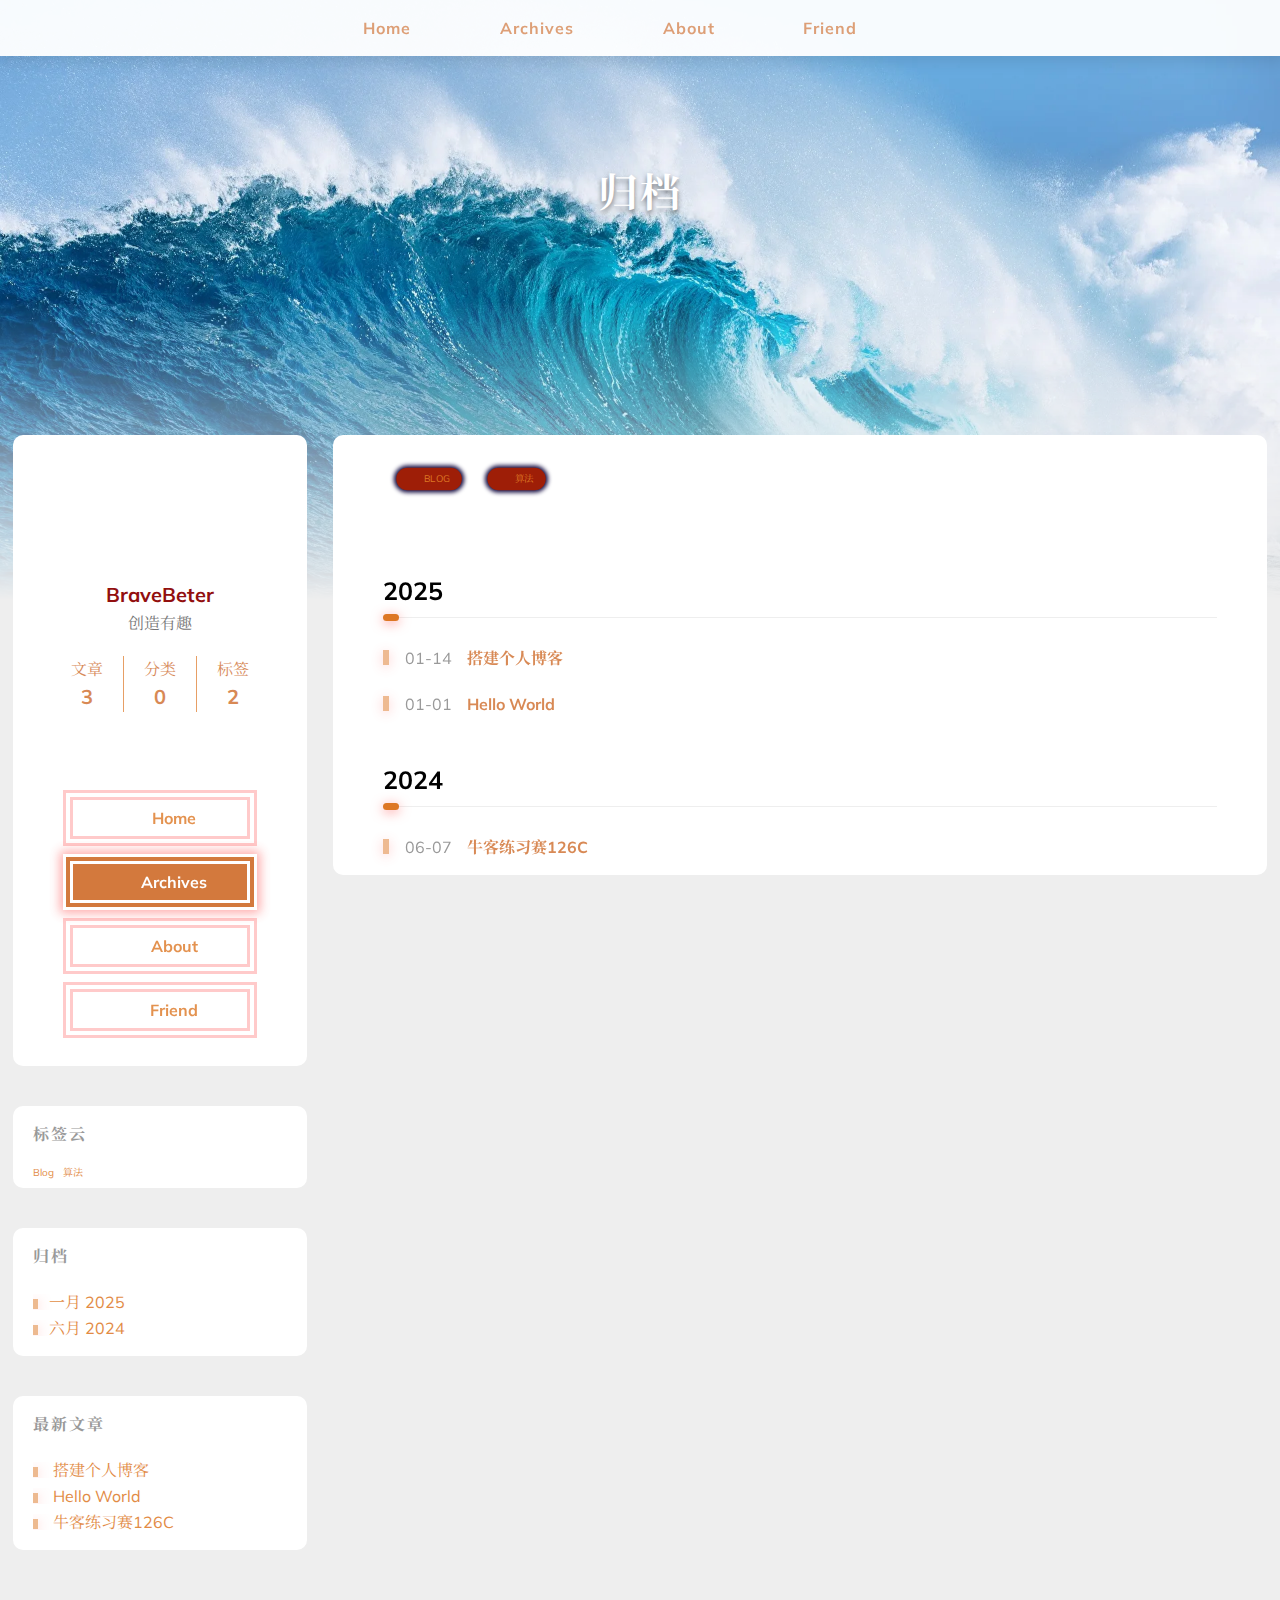
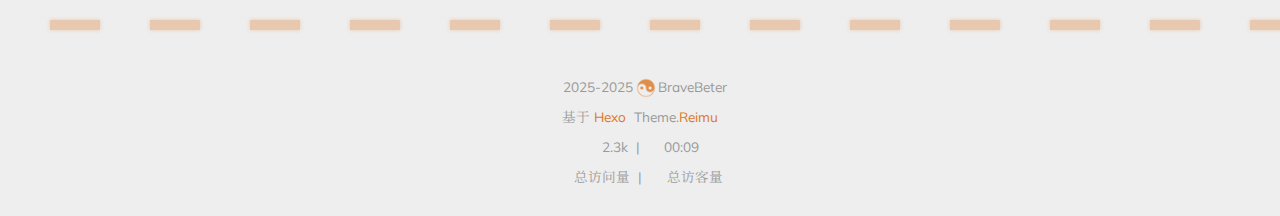
<file: archives/index.html>
<!DOCTYPE html>
  <html lang="zh-CN"  >
  <head>
  <meta charset="utf-8">
  
  <script src="https://www.googletagmanager.com/gtag/js?id=true"></script>
  <script data-pjax>
    window.dataLayer = window.dataLayer || [];

    function gtag() {
      dataLayer.push(arguments);
    }

    gtag('js', new Date());
    gtag('config', 'true');
  </script>


  
  <script>
    (function(c,l,a,r,i,t,y){
        c[a]=c[a]||function(){(c[a].q=c[a].q||[]).push(arguments)};
        t=l.createElement(r);t.async=1;t.src="https://www.clarity.ms/tag/"+i;
        y=l.getElementsByTagName(r)[0];y.parentNode.insertBefore(t,y);
    })(window, document, "clarity", "script", "true");
  </script>


  
  <script async src="https://hm.baidu.com/hm.js?true"></script>
  <script data-pjax>
    var _hmt = _hmt || [];
    _hmt.push(["_trackPageview", location.pathname]);
  </script>


  <script>window.REIMU_CONFIG = {};window.REIMU_CONFIG.icon_font = '4552607_tq6stt6tcg';window.REIMU_CONFIG.clipboard_tips = {"success":"复制成功(*^▽^*)","fail":"复制失败 (ﾟ⊿ﾟ)ﾂ","copyright":{"enable":true,"count":50,"content":"本文版权：本博客所有文章除特别声明外，均采用 BY-NC-SA 许可协议。转载请注明出处！"}};window.REIMU_CONFIG.outdate = {"enable":true,"daysAgo":180,"message":"本文最后更新于 {time}，请注意文中内容可能已经发生变化。"};window.REIMU_CONFIG.code_block = {"expand":true};</script>
  
  <title>
    归档 |
    
    BraveBeter&#39;s Blog
  </title>
  <meta name="viewport" content="width=device-width, initial-scale=1, shrink-to-fit=no">
  <link rel="preconnect" href="https://fonts.gstatic.com/" crossorigin><link rel="preload" as="style" href="https://fonts.googleapis.com/css?family=Mulish:400,400italic,700,700italic%7CNoto%20Serif%20SC:400,400italic,700,700italic&display=swap"><link rel="stylesheet" href="https://fonts.googleapis.com/css?family=Mulish:400,400italic,700,700italic%7CNoto%20Serif%20SC:400,400italic,700,700italic&display=swap" media="print" onload="this.media&#x3D;&#39;all&#39;">
  
    <link rel="preload" href="//at.alicdn.com/t/c/font_4552607_tq6stt6tcg.woff2" as="font" type="font/woff2" crossorigin="anonymous">
  
  
    
<link rel="stylesheet" href="/css/loader.css">

  
  
    <meta name="description" content="创造有趣">
<meta property="og:type" content="website">
<meta property="og:title" content="BraveBeter&#39;s Blog">
<meta property="og:url" content="http://www.bravebeter.com/archives/index.html">
<meta property="og:site_name" content="BraveBeter&#39;s Blog">
<meta property="og:description" content="创造有趣">
<meta property="og:locale" content="zh_CN">
<meta property="og:image" content="http://www.bravebeter.com/images/banner.webp">
<meta property="article:author" content="BraveBeter">
<meta property="article:tag" content="create something interesting">
<meta name="twitter:card" content="summary">
<meta name="twitter:image" content="http://www.bravebeter.com/images/banner.webp">
  
  
    <link rel="alternate" href="/atom.xml" title="BraveBeter's Blog" type="application/atom+xml">
  
  
    <link rel="shortcut icon" href="/images/favicon.ico">
  
  
<link rel="stylesheet" href="/css/style.css">

  <link rel="preload" href="https://npm.webcache.cn/photoswipe@5.4.4/dist/photoswipe.css" as="style" onload="this.onload=null;this.rel='stylesheet'">
  
  
  
  
  
    
<link rel="stylesheet" href="https://npm.webcache.cn/@reimujs/aos@0.1.0/dist/aos.css">

  
  
    
<link rel="stylesheet" href="https://npm.webcache.cn/aplayer@1.10.1/dist/APlayer.min.css">

  
<meta name="generator" content="Hexo 7.3.0"></head>

  <body>
    
  <div id='loader'>
    <div class="loading-left-bg loading-bg"></div>
    <div class="loading-right-bg loading-bg"></div>
    <div class="spinner-box">
      <div class="loading-taichi">
        
          <svg width="150" height="150" viewBox="0 0 1024 1024" class="icon" version="1.1" xmlns="https://www.w3.org/2000/svg" shape-rendering="geometricPrecision">
            <path d="M303.5 432A80 80 0 0 1 291.5 592A80 80 0 0 1 303.5 432z" fill="var(--red-1, #ff5252)" />
            <path d="M512 65A447 447 0 0 1 512 959L512 929A417 417 0 0 0 512 95A417 417 0 0 0 512 929L512 959A447 447 0 0 1 512 65z 
           M512 95A417 417 0 0 1 929 512A208.5 208.5 0 0 1 720.5 720.5L720.5 592A80 80 0 0 0 720.5 432A80 80 0 0 0 720.5 592L720.5 720.5A208.5 208.5 0 0 1 512 512A208.5 208.5 0 0 0 303.5 303.5A208.5 208.5 0 0 0 95 512A417 417 0 0 1 512 95z" fill="var(--red-1, #ff5252)" />
          </svg>
        
      </div>
      <div class="loading-word">呼呼呼...</div>
    </div>
  </div>
  </div>
  <script>
    var time = null;
    var startLoading = () => {
      time = Date.now();
      document.getElementById('loader').classList.remove("loading");
    }
    var endLoading = () => {
      if (!time) {
        document.body.style.overflow = 'auto';
        document.getElementById('loader').classList.add("loading");
      } else {
        if (Date.now() - time > 500) {
          time = null;
          document.body.style.overflow = 'auto';
          document.getElementById('loader').classList.add("loading");
        } else {
          setTimeout(endLoading, 500 - (Date.now() - time));
          time = null;
        }
      }
    }
    window.addEventListener('DOMContentLoaded', endLoading);
    document.getElementById('loader').addEventListener('click', endLoading);
  </script>

<div id="copy-tooltip" style="pointer-events: none; opacity: 0; transition: all 0.2s ease; position: fixed;top: 50%;left: 50%;z-index: 999;transform: translate(-50%, -50%);color: white;background: rgba(0, 0, 0, 0.5);padding: 10px 15px;border-radius: 10px;">
</div>


    <div id="container">
      <div id="wrap">
        <div id="header-nav">
  <nav id="main-nav">
    
      
        <span class="main-nav-link-wrap">
          <div class="main-nav-icon icon rotate">
            &#xe62b;
          </div>
          <a class="main-nav-link" href="/">Home</a>
        </span>
      
        <span class="main-nav-link-wrap">
          <div class="main-nav-icon icon rotate">
            &#xe62b;
          </div>
          <a class="main-nav-link" href="/archives">Archives</a>
        </span>
      
        <span class="main-nav-link-wrap">
          <div class="main-nav-icon icon rotate">
            &#xe62b;
          </div>
          <a class="main-nav-link" href="/about">About</a>
        </span>
      
        <span class="main-nav-link-wrap">
          <div class="main-nav-icon icon rotate">
            &#xe62b;
          </div>
          <a class="main-nav-link" href="/friend">Friend</a>
        </span>
      
    
    <a id="main-nav-toggle" class="nav-icon"></a>
  </nav>
  <nav id="sub-nav">
    
      <a id="nav-rss-link" class="nav-icon" href="/atom.xml" title="RSS 订阅" target="_blank"></a>
    
    
    
  </nav>
</div>
<header id="header">
  
    <picture>
      
    </picture>
    
      <img fetchpriority="high" src="/images/Ocean.webp" alt="">
    
  
  <div id="header-outer">
    <div id="header-title">
      
        
        
          <a href="/" id="logo">
            <h1 data-aos="slide-up">归档</h1>
          </a>
        
      
      
        
        <h2 id="subtitle-wrap" data-aos="slide-down">
          
        </h2>
      
    </div>
  </div>
</header>

        <div id="content" class="sidebar-left"  >
          <aside id="sidebar">
  
    <div id="aplayer" theme="var(--color-link)" data-aos="fade-up"></div>
  
  
  <div class="sidebar-wrapper ">
    <div class="sidebar-wrap" data-aos="fade-up">
      
        <div class="sidebar-author">
  <img data-src="/avatar/dihuang.webp" data-sizes="auto" alt="BraveBeter" class="lazyload">
  <div class="sidebar-author-name">BraveBeter</div>
  <div class="sidebar-description">创造有趣</div>
</div>
<div class="sidebar-state">
  <div class="sidebar-state-article">
    <div>文章</div>
    <div class="sidebar-state-number">3</div>
  </div>
  <div class="sidebar-state-category">
    <div>分类</div>
    <div class="sidebar-state-number">0</div>
  </div>
  <div class="sidebar-state-tag">
    <div>标签</div>
    <div class="sidebar-state-number">2</div>
  </div>
</div>
<div class="sidebar-social">
  
    <div class="icon-github sidebar-social-icon">
      <a href=https://github.com/Luanxiaorui itemprop="url" target="_blank" aria-label="github" rel="noopener external nofollow noreferrer"></a>
    </div>
  
</div>
<div class="sidebar-menu">
  
    
      <div class="sidebar-menu-link-wrap">
        <a class="sidebar-menu-link-dummy" href="/" aria-label="Home"></a>
        <div class="sidebar-menu-icon icon rotate">
          &#xe62b;
        </div>
        <div class="sidebar-menu-link">Home</div>
      </div>
    
      <div class="sidebar-menu-link-wrap">
        <a class="sidebar-menu-link-dummy" href="/archives" aria-label="Archives"></a>
        <div class="sidebar-menu-icon icon rotate">
          &#xe62b;
        </div>
        <div class="sidebar-menu-link">Archives</div>
      </div>
    
      <div class="sidebar-menu-link-wrap">
        <a class="sidebar-menu-link-dummy" href="/about" aria-label="About"></a>
        <div class="sidebar-menu-icon icon rotate">
          &#xe62b;
        </div>
        <div class="sidebar-menu-link">About</div>
      </div>
    
      <div class="sidebar-menu-link-wrap">
        <a class="sidebar-menu-link-dummy" href="/friend" aria-label="Friend"></a>
        <div class="sidebar-menu-icon icon rotate">
          &#xe62b;
        </div>
        <div class="sidebar-menu-link">Friend</div>
      </div>
    
  
</div>

      
      
    </div>
  </div>

  <div class="sidebar-widget">
  
    
      

    
      
  <div class="widget-wrapper">
    <div class="widget-wrap" data-aos="fade-up">
      <h3 class="widget-title">标签云</h3>
      <div class="widget tagcloud">
        <a href="/tags/Blog/" style="font-size: 10px;">Blog</a> <a href="/tags/%E7%AE%97%E6%B3%95/" style="font-size: 10px;">算法</a>
      </div>
    </div>
  </div>


    
      
  <div class="widget-wrapper">
    <div class="widget-wrap" data-aos="fade-up">
      <h3 class="widget-title">归档</h3>
      <div class="widget">
        <ul class="archive-list"><li class="archive-list-item"><a class="archive-list-link" href="/archives/2025/01/">一月 2025</a></li><li class="archive-list-item"><a class="archive-list-link" href="/archives/2024/06/">六月 2024</a></li></ul>
      </div>
    </div>
  </div>


    
      
  <div class="widget-wrapper">
    <div class="widget-wrap" data-aos="fade-up">
      <h3 class="widget-title">最新文章</h3>
      <div class="widget">
        <ul>
          
            <li>
              <a href="/2025/01/14/%E6%90%AD%E5%BB%BA%E5%8D%9A%E5%AE%A2/?">搭建个人博客</a>
            </li>
          
            <li>
              <a href="/2025/01/01/hello-world/?">Hello World</a>
            </li>
          
            <li>
              <a href="/2024/06/07/%E7%89%9B%E5%AE%A2%E7%BB%83%E4%B9%A0%E8%B5%9B126C/?">牛客练习赛126C</a>
            </li>
          
        </ul>
      </div>
    </div>
  </div>


    
  
  </div>
</aside>

          <section id="main">
<div class="archives-outer-wrap" data-aos="fade-up">
  <div class="tag-wrap">
    
      <div class="archives-tag-list-item" data-aos="zoom-in">
        <a class="archives-tag-list-link" href="/tags/Blog/">Blog</a>
      </div>
    
      <div class="archives-tag-list-item" data-aos="zoom-in">
        <a class="archives-tag-list-link" href="/tags/%E7%AE%97%E6%B3%95/">算法</a>
      </div>
    
  </div>
  <div class="category-wrap">
    
  </div>
  
  
    
    
      
      
      <section class="archives-wrap" data-aos="fade-up">
        <div class="archive-year-wrap">
          <a href="/archives/2025" class="archive-year">2025</a>
        </div>
        <ul>
          
          <li class="archive-article">
  <div class="archive-article-date-wrap">
    <a href="/2025/01/14/%E6%90%AD%E5%BB%BA%E5%8D%9A%E5%AE%A2/?">
      <time class="dt-published" datetime="2025-01-14T13:09:54.000Z" itemprop="datePublished">01-14</time>
    </a>
  </div>
  
    <a class="archive-article-title" href="/2025/01/14/%E6%90%AD%E5%BB%BA%E5%8D%9A%E5%AE%A2/?">搭建个人博客</a>
  
</li>

          
    
    
          <li class="archive-article">
  <div class="archive-article-date-wrap">
    <a href="/2025/01/01/hello-world/?">
      <time class="dt-published" datetime="2025-01-01T06:22:43.724Z" itemprop="datePublished">01-01</time>
    </a>
  </div>
  
    <a class="archive-article-title" href="/2025/01/01/hello-world/?">Hello World</a>
  
</li>

          
    
    
      
        </section>
      
      
      <section class="archives-wrap" data-aos="fade-up">
        <div class="archive-year-wrap">
          <a href="/archives/2024" class="archive-year">2024</a>
        </div>
        <ul>
          
          <li class="archive-article">
  <div class="archive-article-date-wrap">
    <a href="/2024/06/07/%E7%89%9B%E5%AE%A2%E7%BB%83%E4%B9%A0%E8%B5%9B126C/?">
      <time class="dt-published" datetime="2024-06-07T14:18:35.000Z" itemprop="datePublished">06-07</time>
    </a>
  </div>
  
    <a class="archive-article-title" href="/2024/06/07/%E7%89%9B%E5%AE%A2%E7%BB%83%E4%B9%A0%E8%B5%9B126C/?">牛客练习赛126C</a>
  
</li>

          
          
        </ul>
      </section>
  
  </div>



</section>
        </div>
        
        
        <footer id="footer">
  <div style="width: 100%; overflow: hidden">
    <div class="footer-line"></div>
  </div>
  <div id="footer-info">
    
    <div>
      <span class="icon-copyright"></span>
      2025-2025
      <span class="footer-info-sep rotate"></span>
      BraveBeter
    </div>
    
      <div>
        基于&nbsp;<a href="https://hexo.io/" rel="noopener external nofollow noreferrer" target="_blank">Hexo</a>&nbsp;
        Theme.<a href="https://github.com/D-Sketon/hexo-theme-reimu" rel="noopener external nofollow noreferrer" target="_blank">Reimu</a>
      </div>
    
    
      <div>
        <span class="icon-brush"></span>
        2.3k
        &nbsp;|&nbsp;
        <span class="icon-coffee"></span>
        00:09
      </div>
    
    
    
    
      <div>
        <span class="icon-eye"></span>
        <span id="busuanzi_container_site_pv">总访问量&nbsp;<span id="busuanzi_value_site_pv"></span></span>
        &nbsp;|&nbsp;
        <span class="icon-user"></span>
        <span id="busuanzi_container_site_uv">总访客量&nbsp;<span id="busuanzi_value_site_uv"></span></span>
      </div>
    
  </div>
</footer>

        
          <div class="sidebar-top">
            <div class="sidebar-top-taichi rotate"></div>
            <div class="arrow-up"></div>
          </div>
        
        <div id="mask" class="hide"></div>
      </div>
      <nav id="mobile-nav">
  <div class="sidebar-wrap">
    
      <div class="sidebar-author">
  <img data-src="/avatar/dihuang.webp" data-sizes="auto" alt="BraveBeter" class="lazyload">
  <div class="sidebar-author-name">BraveBeter</div>
  <div class="sidebar-description">创造有趣</div>
</div>
<div class="sidebar-state">
  <div class="sidebar-state-article">
    <div>文章</div>
    <div class="sidebar-state-number">3</div>
  </div>
  <div class="sidebar-state-category">
    <div>分类</div>
    <div class="sidebar-state-number">0</div>
  </div>
  <div class="sidebar-state-tag">
    <div>标签</div>
    <div class="sidebar-state-number">2</div>
  </div>
</div>
<div class="sidebar-social">
  
    <div class="icon-github sidebar-social-icon">
      <a href=https://github.com/Luanxiaorui itemprop="url" target="_blank" aria-label="github" rel="noopener external nofollow noreferrer"></a>
    </div>
  
</div>
<div class="sidebar-menu">
  
    
      <div class="sidebar-menu-link-wrap">
        <a class="sidebar-menu-link-dummy" href="/" aria-label="Home"></a>
        <div class="sidebar-menu-icon icon rotate">
          &#xe62b;
        </div>
        <div class="sidebar-menu-link">Home</div>
      </div>
    
      <div class="sidebar-menu-link-wrap">
        <a class="sidebar-menu-link-dummy" href="/archives" aria-label="Archives"></a>
        <div class="sidebar-menu-icon icon rotate">
          &#xe62b;
        </div>
        <div class="sidebar-menu-link">Archives</div>
      </div>
    
      <div class="sidebar-menu-link-wrap">
        <a class="sidebar-menu-link-dummy" href="/about" aria-label="About"></a>
        <div class="sidebar-menu-icon icon rotate">
          &#xe62b;
        </div>
        <div class="sidebar-menu-link">About</div>
      </div>
    
      <div class="sidebar-menu-link-wrap">
        <a class="sidebar-menu-link-dummy" href="/friend" aria-label="Friend"></a>
        <div class="sidebar-menu-icon icon rotate">
          &#xe62b;
        </div>
        <div class="sidebar-menu-link">Friend</div>
      </div>
    
  
</div>

    
  </div>
  
</nav>

    </div>
    
    
<script src="https://npm.webcache.cn/lazysizes@5.3.2/lazysizes.min.js" integrity="sha384-3gT&#x2F;vsepWkfz&#x2F;ff7PpWNUeMzeWoH3cDhm&#x2F;A8jM7ouoAK0&#x2F;fP&#x2F;9bcHHR5kHq2nf+e" crossorigin="anonymous"></script>


<script src="https://npm.webcache.cn/clipboard@2.0.11/dist/clipboard.min.js" integrity="sha384-J08i8An&#x2F;QeARD9ExYpvphB8BsyOj3Gh2TSh1aLINKO3L0cMSH2dN3E22zFoXEi0Q" crossorigin="anonymous"></script>



<script src="/js/script.js"></script>



  
<script src="/js/aos.js"></script>

  <script>
    var aosInit = () => {
      AOS.init({
        duration: 1000,
        easing: "ease",
        once: true,
        offset: 50,
      });
    };
    if (document.readyState === 'loading') {
      document.addEventListener('DOMContentLoaded', aosInit);
    } else {
      aosInit();
    }
  </script>



<script src="/js/pjax_script.js" data-pjax></script>







  
<script src="https://npm.webcache.cn/mouse-firework@0.0.6/dist/index.umd.js" integrity="sha384-vkGvf25gm1C1PbcoD5dNfc137HzNL&#x2F;hr1RKA5HniJOaawtvUmH5lTVFgFAruE9Ge" crossorigin="anonymous"></script>

  <script>
    window.firework && window.firework(JSON.parse('{"excludeElements":["a","button"],"particles":[{"shape":"circle","move":["emit"],"easing":"easeOutExpo","colors":["#ff5252","#ff7c7c","#ffafaf","#ffd0d0"],"number":20,"duration":[1200,1800],"shapeOptions":{"radius":[16,32],"alpha":[0.3,0.5]}},{"shape":"circle","move":["diffuse"],"easing":"easeOutExpo","colors":["#ff0000"],"number":1,"duration":[1200,1800],"shapeOptions":{"radius":20,"alpha":[0.2,0.5],"lineWidth":6}}]}'))
  </script>









  
<script src="https://npm.webcache.cn/quicklink@2.3.0/dist/quicklink.umd.js" integrity="sha384-aD7FsuQkS1ohgFKY41fJfeA+Wd&#x2F;QRNnrOd9Bs58K3FzKdJJv8yPnYU8Tnp5z1agS" crossorigin="anonymous"></script>

  <script data-pjax>
    window.quicklink?.listen({
      timeout: 3000,
      priority: true,
      ignores: []
    });
  </script>


<div id="lazy-script">
  <div>
    
    
      
    
    
  </div>
</div>


  <script>
    console.log(String.raw`%c 
 ______     ______     __     __    __     __  __    
/\  == \   /\  ___\   /\ \   /\ "-./  \   /\ \/\ \   
\ \  __<   \ \  __\   \ \ \  \ \ \-./\ \  \ \ \_\ \  
 \ \_\ \_\  \ \_____\  \ \_\  \ \_\ \ \_\  \ \_____\ 
  \/_/ /_/   \/_____/   \/_/   \/_/  \/_/   \/_____/ 
                                                  
`,'color: #ff5252;')
    console.log('%c Theme.Reimu v' + '1.2.0' + ' %c https://github.com/D-Sketon/hexo-theme-reimu ', 'color: white; background: #ff5252; padding:5px 0;', 'padding:4px;border:1px solid #ff5252;')
  </script>
  

<script data-pjax>
  var updateTime = _$('#post-update-time')?.innerHTML;

  if (updateTime) {
    const update = new Date(updateTime);
    const now = new Date();
    const diff = now - update;
    const days = diff / 86400000;
    const { daysAgo, message: template } = window.REIMU_CONFIG.outdate;
    if (days >= daysAgo) {
      const message = template.replace(/{time}/, updateTime);
      const blockquote = _$('#outdate-blockquote');
      if (blockquote) {
        blockquote.querySelector('p').innerText = message;
        blockquote.style.display = 'block';
      }
    }
  }
</script>


  
<script src="https://npm.webcache.cn/busuanzi@2.3.0/bsz.pure.mini.js" integrity="sha384-0M75wtSkhjIInv4coYlaJU83+OypaRCIq2SukQVQX04eGTCBXJDuWAbJet56id+S" crossorigin="anonymous" async></script>




<script>
  if ('serviceWorker' in navigator) {
    navigator.serviceWorker.getRegistrations().then((registrations) => {
      for (let registration of registrations) {
        registration.unregister();
      }
    });
  }
</script>





  
<script src="https://npm.webcache.cn/aplayer@1.10.1/dist/APlayer.min.js" integrity="sha384-gdGYZwHnfJM54evoZhpO0s6ZF5BQiybkiyW7VXr+h5UfruuRL&#x2F;aORyw+5+HZoU6e" crossorigin="anonymous"></script>

  
    <script>
      const ap = new APlayer({
        container: document.getElementById('aplayer'),
        audio: [{"name":"Riptide","artist":"the chainsmokers","url":"The Chainsmokers - Riptide.mp3","cover":"images/riptide.jpg"}] || [],
        fixed: null || false,
        autoplay: null || false,
        loop: '' || 'all',
        order: '' || 'list',
        preload: '' || 'auto',
        volume: null || 0.7,
        mutex: null || true,
        listFolded: null || false,
      });
    </script>
  



  </body>
  </html>
</file>
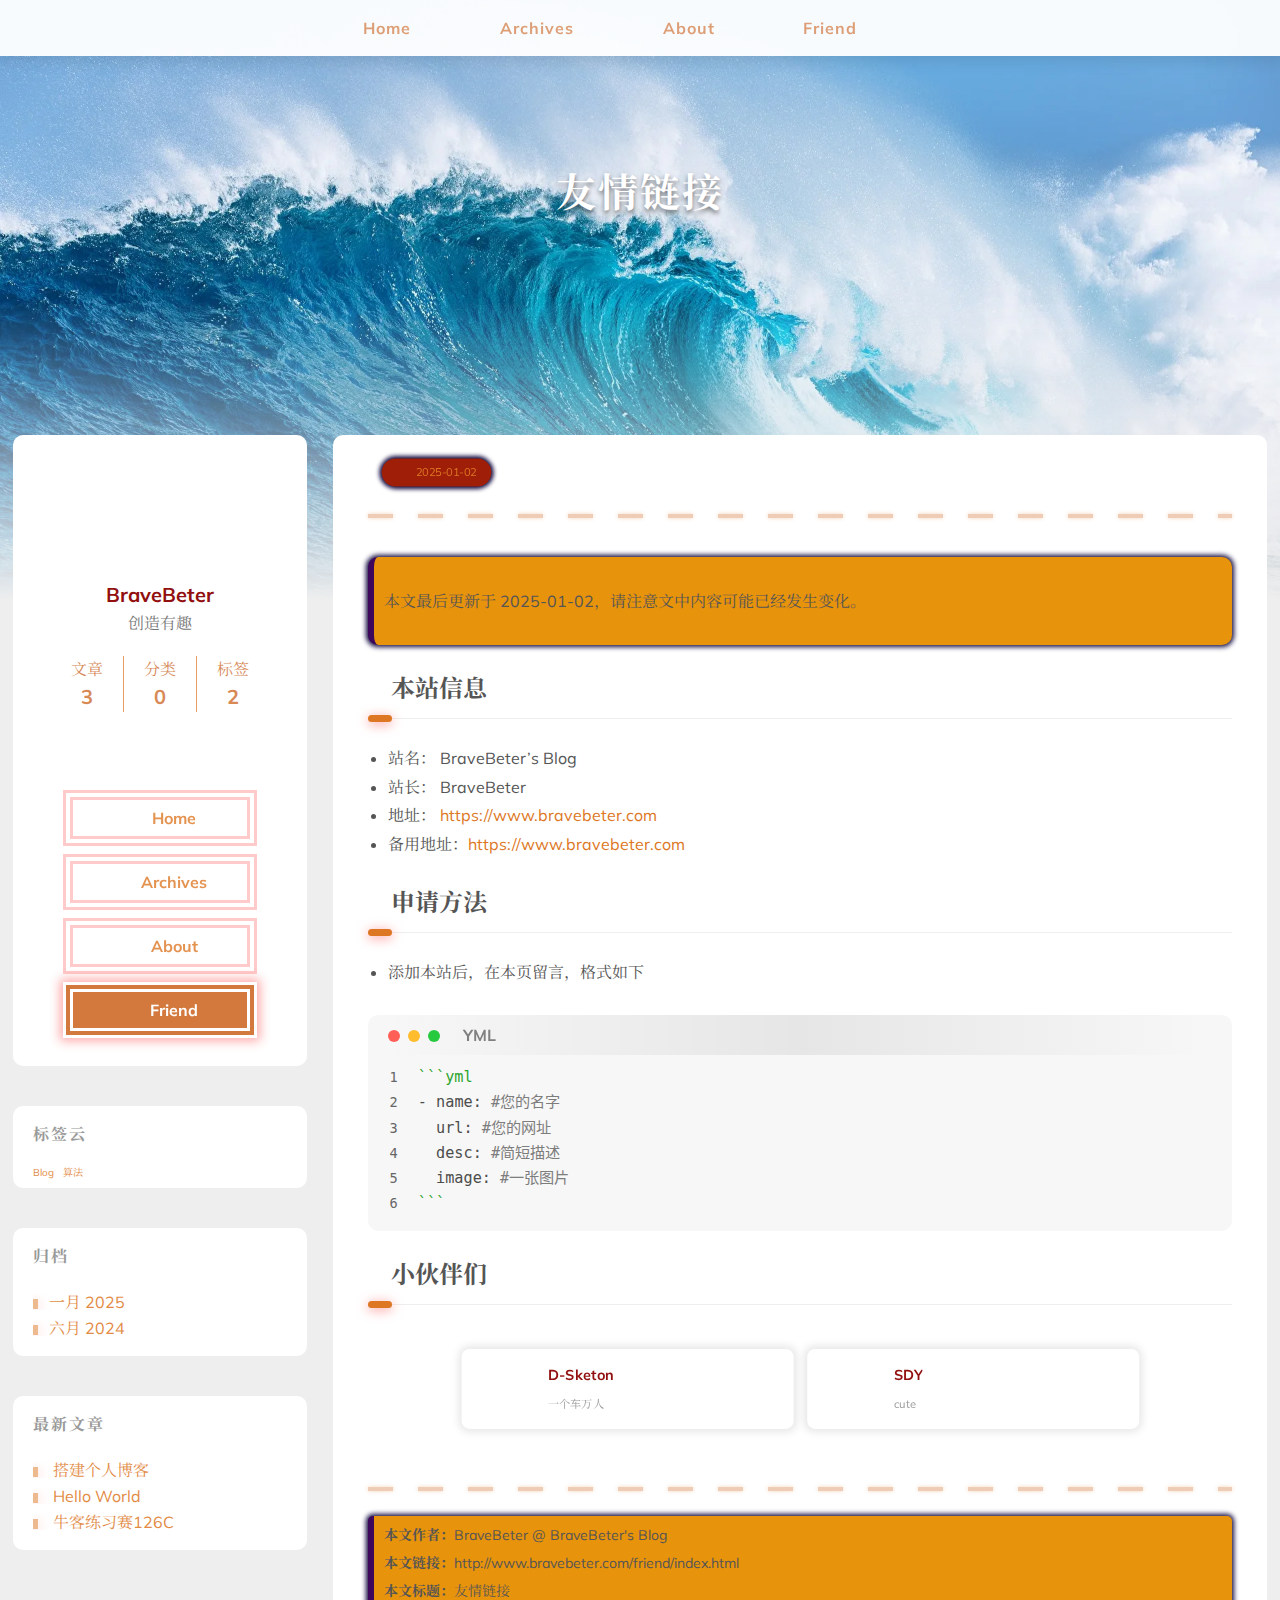
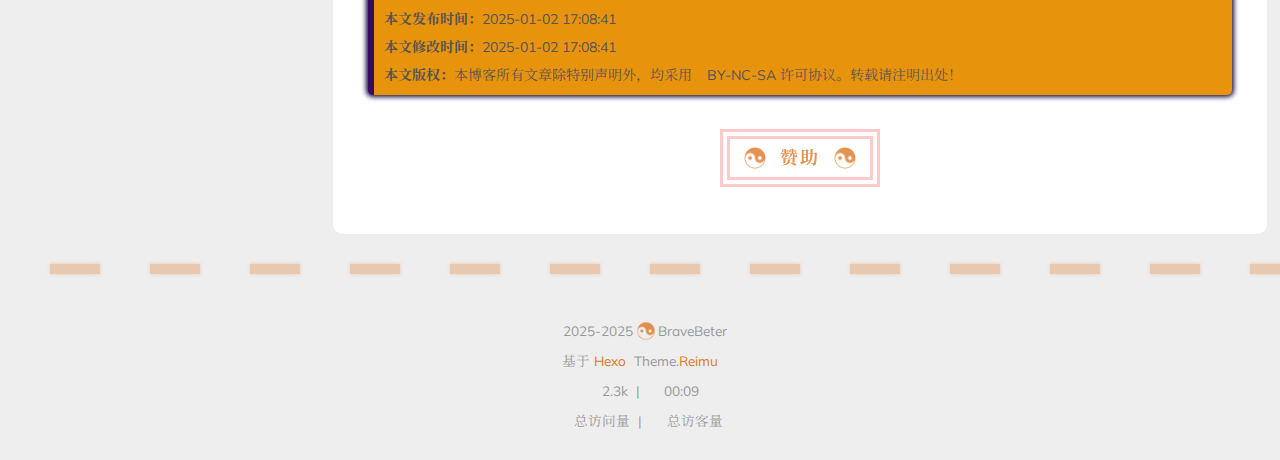
<file: friend/index.html>
<!DOCTYPE html>
  <html lang="zh-CN"  >
  <head>
  <meta charset="utf-8">
  
  <script src="https://www.googletagmanager.com/gtag/js?id=true"></script>
  <script data-pjax>
    window.dataLayer = window.dataLayer || [];

    function gtag() {
      dataLayer.push(arguments);
    }

    gtag('js', new Date());
    gtag('config', 'true');
  </script>


  
  <script>
    (function(c,l,a,r,i,t,y){
        c[a]=c[a]||function(){(c[a].q=c[a].q||[]).push(arguments)};
        t=l.createElement(r);t.async=1;t.src="https://www.clarity.ms/tag/"+i;
        y=l.getElementsByTagName(r)[0];y.parentNode.insertBefore(t,y);
    })(window, document, "clarity", "script", "true");
  </script>


  
  <script async src="https://hm.baidu.com/hm.js?true"></script>
  <script data-pjax>
    var _hmt = _hmt || [];
    _hmt.push(["_trackPageview", location.pathname]);
  </script>


  <script>window.REIMU_CONFIG = {};window.REIMU_CONFIG.icon_font = '4552607_tq6stt6tcg';window.REIMU_CONFIG.clipboard_tips = {"success":"复制成功(*^▽^*)","fail":"复制失败 (ﾟ⊿ﾟ)ﾂ","copyright":{"enable":true,"count":50,"content":"本文版权：本博客所有文章除特别声明外，均采用 BY-NC-SA 许可协议。转载请注明出处！"}};window.REIMU_CONFIG.outdate = {"enable":true,"daysAgo":180,"message":"本文最后更新于 {time}，请注意文中内容可能已经发生变化。"};window.REIMU_CONFIG.code_block = {"expand":true};</script>
  
  <title>
    友情链接 |
    
    BraveBeter&#39;s Blog
  </title>
  <meta name="viewport" content="width=device-width, initial-scale=1, shrink-to-fit=no">
  <link rel="preconnect" href="https://fonts.gstatic.com/" crossorigin><link rel="preload" as="style" href="https://fonts.googleapis.com/css?family=Mulish:400,400italic,700,700italic%7CNoto%20Serif%20SC:400,400italic,700,700italic&display=swap"><link rel="stylesheet" href="https://fonts.googleapis.com/css?family=Mulish:400,400italic,700,700italic%7CNoto%20Serif%20SC:400,400italic,700,700italic&display=swap" media="print" onload="this.media&#x3D;&#39;all&#39;">
  
    <link rel="preload" href="//at.alicdn.com/t/c/font_4552607_tq6stt6tcg.woff2" as="font" type="font/woff2" crossorigin="anonymous">
  
  
    
<link rel="stylesheet" href="/css/loader.css">

  
  
    <meta name="description" content="本站信息 站名： BraveBeter’s Blog 站长： BraveBeter 地址： https:&#x2F;&#x2F;www.bravebeter.com 备用地址：https:&#x2F;&#x2F;www.bravebeter.com  申请方法 添加本站后，在本页留言，格式如下  123456&#96;&#96;&#96;yml- name: #您的名字  url: #您的网址  desc: #简短描述  image: #一张图片&#96;&#96;&#96;  小伙">
<meta property="og:type" content="website">
<meta property="og:title" content="友情链接">
<meta property="og:url" content="http://www.bravebeter.com/friend/index.html">
<meta property="og:site_name" content="BraveBeter&#39;s Blog">
<meta property="og:description" content="本站信息 站名： BraveBeter’s Blog 站长： BraveBeter 地址： https:&#x2F;&#x2F;www.bravebeter.com 备用地址：https:&#x2F;&#x2F;www.bravebeter.com  申请方法 添加本站后，在本页留言，格式如下  123456&#96;&#96;&#96;yml- name: #您的名字  url: #您的网址  desc: #简短描述  image: #一张图片&#96;&#96;&#96;  小伙">
<meta property="og:locale" content="zh_CN">
<meta property="og:image" content="http://www.bravebeter.com/images/banner.webp">
<meta property="article:published_time" content="2025-01-02T09:08:41.630Z">
<meta property="article:modified_time" content="2025-01-02T09:08:41.630Z">
<meta property="article:author" content="BraveBeter">
<meta property="article:tag" content="create something interesting">
<meta name="twitter:card" content="summary">
<meta name="twitter:image" content="http://www.bravebeter.com/images/banner.webp">
  
  
    <link rel="alternate" href="/atom.xml" title="BraveBeter's Blog" type="application/atom+xml">
  
  
    <link rel="shortcut icon" href="/images/favicon.ico">
  
  
<link rel="stylesheet" href="/css/style.css">

  <link rel="preload" href="https://npm.webcache.cn/photoswipe@5.4.4/dist/photoswipe.css" as="style" onload="this.onload=null;this.rel='stylesheet'">
  
  
  
  
  
    
<link rel="stylesheet" href="https://npm.webcache.cn/@reimujs/aos@0.1.0/dist/aos.css">

  
  
    
<link rel="stylesheet" href="https://npm.webcache.cn/aplayer@1.10.1/dist/APlayer.min.css">

  
<meta name="generator" content="Hexo 7.3.0"></head>

  <body>
    
  <div id='loader'>
    <div class="loading-left-bg loading-bg"></div>
    <div class="loading-right-bg loading-bg"></div>
    <div class="spinner-box">
      <div class="loading-taichi">
        
          <svg width="150" height="150" viewBox="0 0 1024 1024" class="icon" version="1.1" xmlns="https://www.w3.org/2000/svg" shape-rendering="geometricPrecision">
            <path d="M303.5 432A80 80 0 0 1 291.5 592A80 80 0 0 1 303.5 432z" fill="var(--red-1, #ff5252)" />
            <path d="M512 65A447 447 0 0 1 512 959L512 929A417 417 0 0 0 512 95A417 417 0 0 0 512 929L512 959A447 447 0 0 1 512 65z 
           M512 95A417 417 0 0 1 929 512A208.5 208.5 0 0 1 720.5 720.5L720.5 592A80 80 0 0 0 720.5 432A80 80 0 0 0 720.5 592L720.5 720.5A208.5 208.5 0 0 1 512 512A208.5 208.5 0 0 0 303.5 303.5A208.5 208.5 0 0 0 95 512A417 417 0 0 1 512 95z" fill="var(--red-1, #ff5252)" />
          </svg>
        
      </div>
      <div class="loading-word">呼呼呼...</div>
    </div>
  </div>
  </div>
  <script>
    var time = null;
    var startLoading = () => {
      time = Date.now();
      document.getElementById('loader').classList.remove("loading");
    }
    var endLoading = () => {
      if (!time) {
        document.body.style.overflow = 'auto';
        document.getElementById('loader').classList.add("loading");
      } else {
        if (Date.now() - time > 500) {
          time = null;
          document.body.style.overflow = 'auto';
          document.getElementById('loader').classList.add("loading");
        } else {
          setTimeout(endLoading, 500 - (Date.now() - time));
          time = null;
        }
      }
    }
    window.addEventListener('DOMContentLoaded', endLoading);
    document.getElementById('loader').addEventListener('click', endLoading);
  </script>

<div id="copy-tooltip" style="pointer-events: none; opacity: 0; transition: all 0.2s ease; position: fixed;top: 50%;left: 50%;z-index: 999;transform: translate(-50%, -50%);color: white;background: rgba(0, 0, 0, 0.5);padding: 10px 15px;border-radius: 10px;">
</div>


    <div id="container">
      <div id="wrap">
        <div id="header-nav">
  <nav id="main-nav">
    
      
        <span class="main-nav-link-wrap">
          <div class="main-nav-icon icon rotate">
            &#xe62b;
          </div>
          <a class="main-nav-link" href="/">Home</a>
        </span>
      
        <span class="main-nav-link-wrap">
          <div class="main-nav-icon icon rotate">
            &#xe62b;
          </div>
          <a class="main-nav-link" href="/archives">Archives</a>
        </span>
      
        <span class="main-nav-link-wrap">
          <div class="main-nav-icon icon rotate">
            &#xe62b;
          </div>
          <a class="main-nav-link" href="/about">About</a>
        </span>
      
        <span class="main-nav-link-wrap">
          <div class="main-nav-icon icon rotate">
            &#xe62b;
          </div>
          <a class="main-nav-link" href="/friend">Friend</a>
        </span>
      
    
    <a id="main-nav-toggle" class="nav-icon"></a>
  </nav>
  <nav id="sub-nav">
    
      <a id="nav-rss-link" class="nav-icon" href="/atom.xml" title="RSS 订阅" target="_blank"></a>
    
    
    
  </nav>
</div>
<header id="header">
  
    <picture>
      
    </picture>
    
      <img fetchpriority="high" src="/images/Ocean.webp" alt="友情链接">
    
  
  <div id="header-outer">
    <div id="header-title">
      
        
        
          <a href="/" id="logo">
            <h1 data-aos="slide-up">友情链接</h1>
          </a>
        
      
      
        
        <h2 id="subtitle-wrap" data-aos="slide-down">
          
        </h2>
      
    </div>
  </div>
</header>

        <div id="content" class="sidebar-left"  >
          <aside id="sidebar">
  
    <div id="aplayer" theme="var(--color-link)" data-aos="fade-up"></div>
  
  
  <div class="sidebar-wrapper ">
    <div class="sidebar-wrap" data-aos="fade-up">
      
        <div class="sidebar-author">
  <img data-src="/avatar/dihuang.webp" data-sizes="auto" alt="BraveBeter" class="lazyload">
  <div class="sidebar-author-name">BraveBeter</div>
  <div class="sidebar-description">创造有趣</div>
</div>
<div class="sidebar-state">
  <div class="sidebar-state-article">
    <div>文章</div>
    <div class="sidebar-state-number">3</div>
  </div>
  <div class="sidebar-state-category">
    <div>分类</div>
    <div class="sidebar-state-number">0</div>
  </div>
  <div class="sidebar-state-tag">
    <div>标签</div>
    <div class="sidebar-state-number">2</div>
  </div>
</div>
<div class="sidebar-social">
  
    <div class="icon-github sidebar-social-icon">
      <a href=https://github.com/Luanxiaorui itemprop="url" target="_blank" aria-label="github" rel="noopener external nofollow noreferrer"></a>
    </div>
  
</div>
<div class="sidebar-menu">
  
    
      <div class="sidebar-menu-link-wrap">
        <a class="sidebar-menu-link-dummy" href="/" aria-label="Home"></a>
        <div class="sidebar-menu-icon icon rotate">
          &#xe62b;
        </div>
        <div class="sidebar-menu-link">Home</div>
      </div>
    
      <div class="sidebar-menu-link-wrap">
        <a class="sidebar-menu-link-dummy" href="/archives" aria-label="Archives"></a>
        <div class="sidebar-menu-icon icon rotate">
          &#xe62b;
        </div>
        <div class="sidebar-menu-link">Archives</div>
      </div>
    
      <div class="sidebar-menu-link-wrap">
        <a class="sidebar-menu-link-dummy" href="/about" aria-label="About"></a>
        <div class="sidebar-menu-icon icon rotate">
          &#xe62b;
        </div>
        <div class="sidebar-menu-link">About</div>
      </div>
    
      <div class="sidebar-menu-link-wrap">
        <a class="sidebar-menu-link-dummy" href="/friend" aria-label="Friend"></a>
        <div class="sidebar-menu-icon icon rotate">
          &#xe62b;
        </div>
        <div class="sidebar-menu-link">Friend</div>
      </div>
    
  
</div>

      
      
    </div>
  </div>

  <div class="sidebar-widget">
  
    
      

    
      
  <div class="widget-wrapper">
    <div class="widget-wrap" data-aos="fade-up">
      <h3 class="widget-title">标签云</h3>
      <div class="widget tagcloud">
        <a href="/tags/Blog/" style="font-size: 10px;">Blog</a> <a href="/tags/%E7%AE%97%E6%B3%95/" style="font-size: 10px;">算法</a>
      </div>
    </div>
  </div>


    
      
  <div class="widget-wrapper">
    <div class="widget-wrap" data-aos="fade-up">
      <h3 class="widget-title">归档</h3>
      <div class="widget">
        <ul class="archive-list"><li class="archive-list-item"><a class="archive-list-link" href="/archives/2025/01/">一月 2025</a></li><li class="archive-list-item"><a class="archive-list-link" href="/archives/2024/06/">六月 2024</a></li></ul>
      </div>
    </div>
  </div>


    
      
  <div class="widget-wrapper">
    <div class="widget-wrap" data-aos="fade-up">
      <h3 class="widget-title">最新文章</h3>
      <div class="widget">
        <ul>
          
            <li>
              <a href="/2025/01/14/%E6%90%AD%E5%BB%BA%E5%8D%9A%E5%AE%A2/?">搭建个人博客</a>
            </li>
          
            <li>
              <a href="/2025/01/01/hello-world/?">Hello World</a>
            </li>
          
            <li>
              <a href="/2024/06/07/%E7%89%9B%E5%AE%A2%E7%BB%83%E4%B9%A0%E8%B5%9B126C/?">牛客练习赛126C</a>
            </li>
          
        </ul>
      </div>
    </div>
  </div>


    
  
  </div>
</aside>

          <section id="main"><article id="page-" class="h-entry article article-type-page" itemprop="blogPost" itemscope itemtype="https://schema.org/BlogPosting">
  <div class="article-inner" data-aos="fade-up">
    <div class="article-meta">
      <div class="article-date">
  <a href="/friend/index.html" class="article-date-link" data-aos="zoom-in">
    <time datetime="2025-01-02T09:08:41.630Z" itemprop="datePublished">2025-01-02</time>
    <time style="display: none;" id="post-update-time">2025-01-02</time>
  </a>
</div>

      

    </div>
    <div class="hr-line"></div>
    

    <div class="e-content article-entry" itemprop="articleBody">
      
        <blockquote id="outdate-blockquote" style="display: none;"><p></p></blockquote>
      
      
        <h2 id="本站信息"><a href="#本站信息" class="headerlink" title="本站信息"></a>本站信息</h2><ul>
<li>站名： BraveBeter’s Blog</li>
<li>站长： BraveBeter</li>
<li>地址： <a href="https://www.bravebeter.com/">https://www.bravebeter.com</a></li>
<li>备用地址：<a href="https://www.bravebeter.com/">https://www.bravebeter.com</a></li>
</ul>
<h2 id="申请方法"><a href="#申请方法" class="headerlink" title="申请方法"></a>申请方法</h2><ul>
<li>添加本站后，在本页留言，格式如下</li>
</ul>
<figure class="highlight yml"><table><tr><td class="gutter"><pre><span class="line">1</span><br><span class="line">2</span><br><span class="line">3</span><br><span class="line">4</span><br><span class="line">5</span><br><span class="line">6</span><br></pre></td><td class="code"><pre><span class="line"><span class="string">```yml</span></span><br><span class="line"><span class="bullet">-</span> <span class="attr">name:</span> <span class="comment">#您的名字</span></span><br><span class="line">  <span class="attr">url:</span> <span class="comment">#您的网址</span></span><br><span class="line">  <span class="attr">desc:</span> <span class="comment">#简短描述</span></span><br><span class="line">  <span class="attr">image:</span> <span class="comment">#一张图片</span></span><br><span class="line"><span class="string">```</span></span><br></pre></td></tr></table></figure>

<h2 id="小伙伴们"><a href="#小伙伴们" class="headerlink" title="小伙伴们"></a>小伙伴们</h2><div class="friend-wrap" data-aos="zoom-in"><div class="friend-item-wrap">
    <a href="https://d-sketon.github.io/" rel="noopener external nofollow noreferrer" target="_blank"></a>
    <div class="friend-icon-wrap">
      <div class="friend-icon">
          <img data-src="https://d-sketon.github.io/avatar/avatar.webp" data-sizes="auto" alt="D-Sketon" class="lazyload">
      </div>
    </div>
    <div class="friend-info-wrap">
      <div class="friend-name">
          D-Sketon 
      </div>
      <div class="friend-desc">
        一个车万人
      </div>
    </div>
  </div><div class="friend-item-wrap">
    <a href="https://fmwb79800507.cn" rel="noopener external nofollow noreferrer" target="_blank"></a>
    <div class="friend-icon-wrap">
      <div class="friend-icon">
          <img data-src="/images/friend/sdy.webp" data-sizes="auto" alt="SDY" class="lazyload">
      </div>
    </div>
    <div class="friend-info-wrap">
      <div class="friend-name">
          SDY 
      </div>
      <div class="friend-desc">
        cute
      </div>
    </div>
  </div></div>

      
    </div>
    <footer class="article-footer">
      
        <blockquote class="article-copyright">
    <p><strong>本文作者：</strong>BraveBeter @ BraveBeter's Blog</p>
    <p><strong>本文链接：</strong><a href="http://www.bravebeter.com/friend/index.html">http://www.bravebeter.com/friend/index.html</a></p>
    <p><strong>本文标题：</strong>友情链接</p>
    <p><strong>本文发布时间：</strong>2025-01-02 17:08:41</p>
    <p><strong>本文修改时间：</strong>2025-01-02 17:08:41</p>
    <p><strong>本文版权：</strong>本博客所有文章除特别声明外，均采用 <a href="https://creativecommons.org/licenses/by-nc-sa/4.0/deed.zh" rel="noopener external nofollow noreferrer" target="_blank"><span class="icon-creative-commons"></span>BY-NC-SA</a> 许可协议。转载请注明出处！</p>
    <span class="icon-creative-commons article-copyright-bg"></span>
  </blockquote>
      
      
        <div class="sponsor-wrapper">
  <div class="sponsor-button-wrapper">
    <div class="sponsor-icon rotate"></div>
    <div class="sponsor-title">赞助</div>
    <div class="sponsor-icon rotate"></div>
  </div>
  <div class="sponsor-tip">请作者喝杯咖啡吧！</div>
  
    <div class="sponsor-qr">
      
        <div class="sponsor-qr-image-wrapper">
          <img src="/images/alipay.jpg" alt=支付宝 width="200" />
          <p class="sponsor-qr-name">支付宝</p>
        </div>
      
    </div>
  
</div>
      
      
      
      
      
      
      

    </footer>
  </div>
  

</article>






</section>
        </div>
        
        
        <footer id="footer">
  <div style="width: 100%; overflow: hidden">
    <div class="footer-line"></div>
  </div>
  <div id="footer-info">
    
    <div>
      <span class="icon-copyright"></span>
      2025-2025
      <span class="footer-info-sep rotate"></span>
      BraveBeter
    </div>
    
      <div>
        基于&nbsp;<a href="https://hexo.io/" rel="noopener external nofollow noreferrer" target="_blank">Hexo</a>&nbsp;
        Theme.<a href="https://github.com/D-Sketon/hexo-theme-reimu" rel="noopener external nofollow noreferrer" target="_blank">Reimu</a>
      </div>
    
    
      <div>
        <span class="icon-brush"></span>
        2.3k
        &nbsp;|&nbsp;
        <span class="icon-coffee"></span>
        00:09
      </div>
    
    
    
    
      <div>
        <span class="icon-eye"></span>
        <span id="busuanzi_container_site_pv">总访问量&nbsp;<span id="busuanzi_value_site_pv"></span></span>
        &nbsp;|&nbsp;
        <span class="icon-user"></span>
        <span id="busuanzi_container_site_uv">总访客量&nbsp;<span id="busuanzi_value_site_uv"></span></span>
      </div>
    
  </div>
</footer>

        
          <div class="sidebar-top">
            <div class="sidebar-top-taichi rotate"></div>
            <div class="arrow-up"></div>
          </div>
        
        <div id="mask" class="hide"></div>
      </div>
      <nav id="mobile-nav">
  <div class="sidebar-wrap">
    
      <div class="sidebar-author">
  <img data-src="/avatar/dihuang.webp" data-sizes="auto" alt="BraveBeter" class="lazyload">
  <div class="sidebar-author-name">BraveBeter</div>
  <div class="sidebar-description">创造有趣</div>
</div>
<div class="sidebar-state">
  <div class="sidebar-state-article">
    <div>文章</div>
    <div class="sidebar-state-number">3</div>
  </div>
  <div class="sidebar-state-category">
    <div>分类</div>
    <div class="sidebar-state-number">0</div>
  </div>
  <div class="sidebar-state-tag">
    <div>标签</div>
    <div class="sidebar-state-number">2</div>
  </div>
</div>
<div class="sidebar-social">
  
    <div class="icon-github sidebar-social-icon">
      <a href=https://github.com/Luanxiaorui itemprop="url" target="_blank" aria-label="github" rel="noopener external nofollow noreferrer"></a>
    </div>
  
</div>
<div class="sidebar-menu">
  
    
      <div class="sidebar-menu-link-wrap">
        <a class="sidebar-menu-link-dummy" href="/" aria-label="Home"></a>
        <div class="sidebar-menu-icon icon rotate">
          &#xe62b;
        </div>
        <div class="sidebar-menu-link">Home</div>
      </div>
    
      <div class="sidebar-menu-link-wrap">
        <a class="sidebar-menu-link-dummy" href="/archives" aria-label="Archives"></a>
        <div class="sidebar-menu-icon icon rotate">
          &#xe62b;
        </div>
        <div class="sidebar-menu-link">Archives</div>
      </div>
    
      <div class="sidebar-menu-link-wrap">
        <a class="sidebar-menu-link-dummy" href="/about" aria-label="About"></a>
        <div class="sidebar-menu-icon icon rotate">
          &#xe62b;
        </div>
        <div class="sidebar-menu-link">About</div>
      </div>
    
      <div class="sidebar-menu-link-wrap">
        <a class="sidebar-menu-link-dummy" href="/friend" aria-label="Friend"></a>
        <div class="sidebar-menu-icon icon rotate">
          &#xe62b;
        </div>
        <div class="sidebar-menu-link">Friend</div>
      </div>
    
  
</div>

    
  </div>
  
</nav>

    </div>
    
    
<script src="https://npm.webcache.cn/lazysizes@5.3.2/lazysizes.min.js" integrity="sha384-3gT&#x2F;vsepWkfz&#x2F;ff7PpWNUeMzeWoH3cDhm&#x2F;A8jM7ouoAK0&#x2F;fP&#x2F;9bcHHR5kHq2nf+e" crossorigin="anonymous"></script>


<script src="https://npm.webcache.cn/clipboard@2.0.11/dist/clipboard.min.js" integrity="sha384-J08i8An&#x2F;QeARD9ExYpvphB8BsyOj3Gh2TSh1aLINKO3L0cMSH2dN3E22zFoXEi0Q" crossorigin="anonymous"></script>



<script src="/js/script.js"></script>



  
<script src="/js/aos.js"></script>

  <script>
    var aosInit = () => {
      AOS.init({
        duration: 1000,
        easing: "ease",
        once: true,
        offset: 50,
      });
    };
    if (document.readyState === 'loading') {
      document.addEventListener('DOMContentLoaded', aosInit);
    } else {
      aosInit();
    }
  </script>



<script src="/js/pjax_script.js" data-pjax></script>







  
<script src="https://npm.webcache.cn/mouse-firework@0.0.6/dist/index.umd.js" integrity="sha384-vkGvf25gm1C1PbcoD5dNfc137HzNL&#x2F;hr1RKA5HniJOaawtvUmH5lTVFgFAruE9Ge" crossorigin="anonymous"></script>

  <script>
    window.firework && window.firework(JSON.parse('{"excludeElements":["a","button"],"particles":[{"shape":"circle","move":["emit"],"easing":"easeOutExpo","colors":["#ff5252","#ff7c7c","#ffafaf","#ffd0d0"],"number":20,"duration":[1200,1800],"shapeOptions":{"radius":[16,32],"alpha":[0.3,0.5]}},{"shape":"circle","move":["diffuse"],"easing":"easeOutExpo","colors":["#ff0000"],"number":1,"duration":[1200,1800],"shapeOptions":{"radius":20,"alpha":[0.2,0.5],"lineWidth":6}}]}'))
  </script>









  
<script src="https://npm.webcache.cn/quicklink@2.3.0/dist/quicklink.umd.js" integrity="sha384-aD7FsuQkS1ohgFKY41fJfeA+Wd&#x2F;QRNnrOd9Bs58K3FzKdJJv8yPnYU8Tnp5z1agS" crossorigin="anonymous"></script>

  <script data-pjax>
    window.quicklink?.listen({
      timeout: 3000,
      priority: true,
      ignores: []
    });
  </script>


<div id="lazy-script">
  <div>
    
    
      
        
<script src="/js/insert_highlight.js" data-pjax></script>

      
    
    
      <script type="module" data-pjax>
        const PhotoSwipeLightbox = (await safeImport("https://npm.webcache.cn/photoswipe@5.4.4/dist/photoswipe-lightbox.esm.min.js", "sha384-DiL6M/gG+wmTxmCRZyD1zee6lIhawn5TGvED0FOh7fXcN9B0aZ9dexSF/N6lrZi/")).default;
        
        const pswp = () => {
          if (_$$('.article-entry a.article-gallery-item').length > 0) {
            new PhotoSwipeLightbox({
              gallery: '.article-entry',
              children: 'a.article-gallery-item',
              pswpModule: () => safeImport("https://npm.webcache.cn/photoswipe@5.4.4/dist/photoswipe.esm.min.js", "sha384-WkkO3GCmgkC3VQWpaV8DqhKJqpzpF9JoByxDmnV8+oTJ7m3DfYEWX1fu1scuS4+s")
            }).init();
          }
          if(_$$('.article-gallery a.article-gallery-item').length > 0) {
            new PhotoSwipeLightbox({
              gallery: '.article-gallery',
              children: 'a.article-gallery-item',
              pswpModule: () => safeImport("https://npm.webcache.cn/photoswipe@5.4.4/dist/photoswipe.esm.min.js", "sha384-WkkO3GCmgkC3VQWpaV8DqhKJqpzpF9JoByxDmnV8+oTJ7m3DfYEWX1fu1scuS4+s")
            }).init();
          }
          window.lightboxStatus = 'done';
          window.removeEventListener('lightbox:ready', pswp);
        }
        if(window.lightboxStatus === 'ready') {
          pswp()
        } else {
          window.addEventListener('lightbox:ready', pswp);
        }
      </script>
      








    
  </div>
</div>


  <script>
    console.log(String.raw`%c 
 ______     ______     __     __    __     __  __    
/\  == \   /\  ___\   /\ \   /\ "-./  \   /\ \/\ \   
\ \  __<   \ \  __\   \ \ \  \ \ \-./\ \  \ \ \_\ \  
 \ \_\ \_\  \ \_____\  \ \_\  \ \_\ \ \_\  \ \_____\ 
  \/_/ /_/   \/_____/   \/_/   \/_/  \/_/   \/_____/ 
                                                  
`,'color: #ff5252;')
    console.log('%c Theme.Reimu v' + '1.2.0' + ' %c https://github.com/D-Sketon/hexo-theme-reimu ', 'color: white; background: #ff5252; padding:5px 0;', 'padding:4px;border:1px solid #ff5252;')
  </script>
  

<script data-pjax>
  var updateTime = _$('#post-update-time')?.innerHTML;

  if (updateTime) {
    const update = new Date(updateTime);
    const now = new Date();
    const diff = now - update;
    const days = diff / 86400000;
    const { daysAgo, message: template } = window.REIMU_CONFIG.outdate;
    if (days >= daysAgo) {
      const message = template.replace(/{time}/, updateTime);
      const blockquote = _$('#outdate-blockquote');
      if (blockquote) {
        blockquote.querySelector('p').innerText = message;
        blockquote.style.display = 'block';
      }
    }
  }
</script>


  
<script src="https://npm.webcache.cn/busuanzi@2.3.0/bsz.pure.mini.js" integrity="sha384-0M75wtSkhjIInv4coYlaJU83+OypaRCIq2SukQVQX04eGTCBXJDuWAbJet56id+S" crossorigin="anonymous" async></script>




<script>
  if ('serviceWorker' in navigator) {
    navigator.serviceWorker.getRegistrations().then((registrations) => {
      for (let registration of registrations) {
        registration.unregister();
      }
    });
  }
</script>





  
<script src="https://npm.webcache.cn/aplayer@1.10.1/dist/APlayer.min.js" integrity="sha384-gdGYZwHnfJM54evoZhpO0s6ZF5BQiybkiyW7VXr+h5UfruuRL&#x2F;aORyw+5+HZoU6e" crossorigin="anonymous"></script>

  
    <script>
      const ap = new APlayer({
        container: document.getElementById('aplayer'),
        audio: [{"name":"Riptide","artist":"the chainsmokers","url":"The Chainsmokers - Riptide.mp3","cover":"images/riptide.jpg"}] || [],
        fixed: null || false,
        autoplay: null || false,
        loop: '' || 'all',
        order: '' || 'list',
        preload: '' || 'auto',
        volume: null || 0.7,
        mutex: null || true,
        listFolded: null || false,
      });
    </script>
  



  </body>
  </html>
</file>
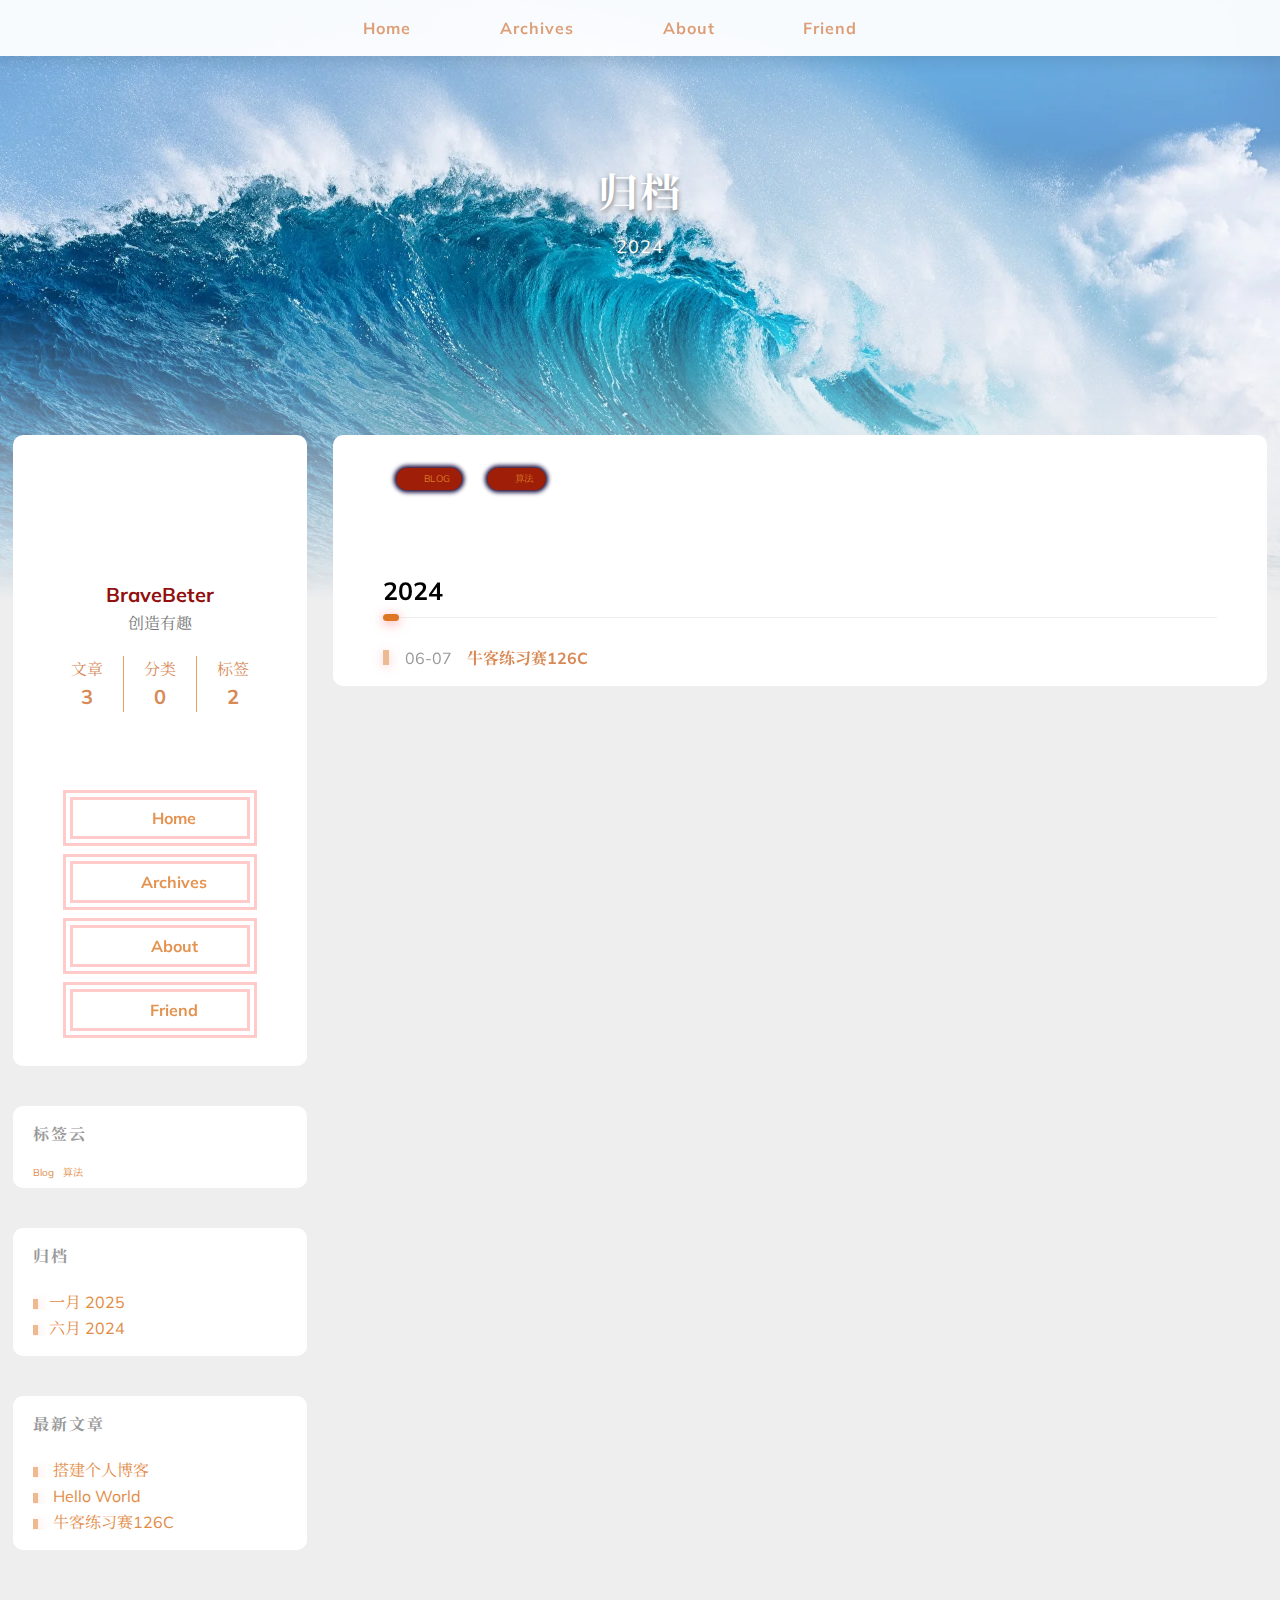
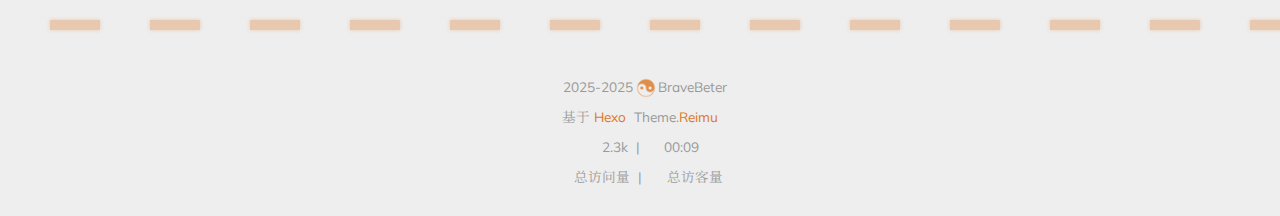
<file: archives/2024/index.html>
<!DOCTYPE html>
  <html lang="zh-CN"  >
  <head>
  <meta charset="utf-8">
  
  <script src="https://www.googletagmanager.com/gtag/js?id=true"></script>
  <script data-pjax>
    window.dataLayer = window.dataLayer || [];

    function gtag() {
      dataLayer.push(arguments);
    }

    gtag('js', new Date());
    gtag('config', 'true');
  </script>


  
  <script>
    (function(c,l,a,r,i,t,y){
        c[a]=c[a]||function(){(c[a].q=c[a].q||[]).push(arguments)};
        t=l.createElement(r);t.async=1;t.src="https://www.clarity.ms/tag/"+i;
        y=l.getElementsByTagName(r)[0];y.parentNode.insertBefore(t,y);
    })(window, document, "clarity", "script", "true");
  </script>


  
  <script async src="https://hm.baidu.com/hm.js?true"></script>
  <script data-pjax>
    var _hmt = _hmt || [];
    _hmt.push(["_trackPageview", location.pathname]);
  </script>


  <script>window.REIMU_CONFIG = {};window.REIMU_CONFIG.icon_font = '4552607_tq6stt6tcg';window.REIMU_CONFIG.clipboard_tips = {"success":"复制成功(*^▽^*)","fail":"复制失败 (ﾟ⊿ﾟ)ﾂ","copyright":{"enable":true,"count":50,"content":"本文版权：本博客所有文章除特别声明外，均采用 BY-NC-SA 许可协议。转载请注明出处！"}};window.REIMU_CONFIG.outdate = {"enable":true,"daysAgo":180,"message":"本文最后更新于 {time}，请注意文中内容可能已经发生变化。"};window.REIMU_CONFIG.code_block = {"expand":true};</script>
  
  <title>
    归档: 2024 |
    
    BraveBeter&#39;s Blog
  </title>
  <meta name="viewport" content="width=device-width, initial-scale=1, shrink-to-fit=no">
  <link rel="preconnect" href="https://fonts.gstatic.com/" crossorigin><link rel="preload" as="style" href="https://fonts.googleapis.com/css?family=Mulish:400,400italic,700,700italic%7CNoto%20Serif%20SC:400,400italic,700,700italic&display=swap"><link rel="stylesheet" href="https://fonts.googleapis.com/css?family=Mulish:400,400italic,700,700italic%7CNoto%20Serif%20SC:400,400italic,700,700italic&display=swap" media="print" onload="this.media&#x3D;&#39;all&#39;">
  
    <link rel="preload" href="//at.alicdn.com/t/c/font_4552607_tq6stt6tcg.woff2" as="font" type="font/woff2" crossorigin="anonymous">
  
  
    
<link rel="stylesheet" href="/css/loader.css">

  
  
    <meta name="description" content="创造有趣">
<meta property="og:type" content="website">
<meta property="og:title" content="BraveBeter&#39;s Blog">
<meta property="og:url" content="http://www.bravebeter.com/archives/2024/index.html">
<meta property="og:site_name" content="BraveBeter&#39;s Blog">
<meta property="og:description" content="创造有趣">
<meta property="og:locale" content="zh_CN">
<meta property="og:image" content="http://www.bravebeter.com/images/banner.webp">
<meta property="article:author" content="BraveBeter">
<meta property="article:tag" content="create something interesting">
<meta name="twitter:card" content="summary">
<meta name="twitter:image" content="http://www.bravebeter.com/images/banner.webp">
  
  
    <link rel="alternate" href="/atom.xml" title="BraveBeter's Blog" type="application/atom+xml">
  
  
    <link rel="shortcut icon" href="/images/favicon.ico">
  
  
<link rel="stylesheet" href="/css/style.css">

  <link rel="preload" href="https://npm.webcache.cn/photoswipe@5.4.4/dist/photoswipe.css" as="style" onload="this.onload=null;this.rel='stylesheet'">
  
  
  
  
  
    
<link rel="stylesheet" href="https://npm.webcache.cn/@reimujs/aos@0.1.0/dist/aos.css">

  
  
    
<link rel="stylesheet" href="https://npm.webcache.cn/aplayer@1.10.1/dist/APlayer.min.css">

  
<meta name="generator" content="Hexo 7.3.0"></head>

  <body>
    
  <div id='loader'>
    <div class="loading-left-bg loading-bg"></div>
    <div class="loading-right-bg loading-bg"></div>
    <div class="spinner-box">
      <div class="loading-taichi">
        
          <svg width="150" height="150" viewBox="0 0 1024 1024" class="icon" version="1.1" xmlns="https://www.w3.org/2000/svg" shape-rendering="geometricPrecision">
            <path d="M303.5 432A80 80 0 0 1 291.5 592A80 80 0 0 1 303.5 432z" fill="var(--red-1, #ff5252)" />
            <path d="M512 65A447 447 0 0 1 512 959L512 929A417 417 0 0 0 512 95A417 417 0 0 0 512 929L512 959A447 447 0 0 1 512 65z 
           M512 95A417 417 0 0 1 929 512A208.5 208.5 0 0 1 720.5 720.5L720.5 592A80 80 0 0 0 720.5 432A80 80 0 0 0 720.5 592L720.5 720.5A208.5 208.5 0 0 1 512 512A208.5 208.5 0 0 0 303.5 303.5A208.5 208.5 0 0 0 95 512A417 417 0 0 1 512 95z" fill="var(--red-1, #ff5252)" />
          </svg>
        
      </div>
      <div class="loading-word">呼呼呼...</div>
    </div>
  </div>
  </div>
  <script>
    var time = null;
    var startLoading = () => {
      time = Date.now();
      document.getElementById('loader').classList.remove("loading");
    }
    var endLoading = () => {
      if (!time) {
        document.body.style.overflow = 'auto';
        document.getElementById('loader').classList.add("loading");
      } else {
        if (Date.now() - time > 500) {
          time = null;
          document.body.style.overflow = 'auto';
          document.getElementById('loader').classList.add("loading");
        } else {
          setTimeout(endLoading, 500 - (Date.now() - time));
          time = null;
        }
      }
    }
    window.addEventListener('DOMContentLoaded', endLoading);
    document.getElementById('loader').addEventListener('click', endLoading);
  </script>

<div id="copy-tooltip" style="pointer-events: none; opacity: 0; transition: all 0.2s ease; position: fixed;top: 50%;left: 50%;z-index: 999;transform: translate(-50%, -50%);color: white;background: rgba(0, 0, 0, 0.5);padding: 10px 15px;border-radius: 10px;">
</div>


    <div id="container">
      <div id="wrap">
        <div id="header-nav">
  <nav id="main-nav">
    
      
        <span class="main-nav-link-wrap">
          <div class="main-nav-icon icon rotate">
            &#xe62b;
          </div>
          <a class="main-nav-link" href="/">Home</a>
        </span>
      
        <span class="main-nav-link-wrap">
          <div class="main-nav-icon icon rotate">
            &#xe62b;
          </div>
          <a class="main-nav-link" href="/archives">Archives</a>
        </span>
      
        <span class="main-nav-link-wrap">
          <div class="main-nav-icon icon rotate">
            &#xe62b;
          </div>
          <a class="main-nav-link" href="/about">About</a>
        </span>
      
        <span class="main-nav-link-wrap">
          <div class="main-nav-icon icon rotate">
            &#xe62b;
          </div>
          <a class="main-nav-link" href="/friend">Friend</a>
        </span>
      
    
    <a id="main-nav-toggle" class="nav-icon"></a>
  </nav>
  <nav id="sub-nav">
    
      <a id="nav-rss-link" class="nav-icon" href="/atom.xml" title="RSS 订阅" target="_blank"></a>
    
    
    
  </nav>
</div>
<header id="header">
  
    <picture>
      
    </picture>
    
      <img fetchpriority="high" src="/images/Ocean.webp" alt="">
    
  
  <div id="header-outer">
    <div id="header-title">
      
        
        
          <a href="/" id="logo">
            <h1 data-aos="slide-up">归档</h1>
          </a>
        
      
      
        
        <h2 id="subtitle-wrap" data-aos="slide-down">
          
            <a href="/" id="subtitle">2024</a>
          
        </h2>
      
    </div>
  </div>
</header>

        <div id="content" class="sidebar-left"  >
          <aside id="sidebar">
  
    <div id="aplayer" theme="var(--color-link)" data-aos="fade-up"></div>
  
  
  <div class="sidebar-wrapper ">
    <div class="sidebar-wrap" data-aos="fade-up">
      
        <div class="sidebar-author">
  <img data-src="/avatar/dihuang.webp" data-sizes="auto" alt="BraveBeter" class="lazyload">
  <div class="sidebar-author-name">BraveBeter</div>
  <div class="sidebar-description">创造有趣</div>
</div>
<div class="sidebar-state">
  <div class="sidebar-state-article">
    <div>文章</div>
    <div class="sidebar-state-number">3</div>
  </div>
  <div class="sidebar-state-category">
    <div>分类</div>
    <div class="sidebar-state-number">0</div>
  </div>
  <div class="sidebar-state-tag">
    <div>标签</div>
    <div class="sidebar-state-number">2</div>
  </div>
</div>
<div class="sidebar-social">
  
    <div class="icon-github sidebar-social-icon">
      <a href=https://github.com/Luanxiaorui itemprop="url" target="_blank" aria-label="github" rel="noopener external nofollow noreferrer"></a>
    </div>
  
</div>
<div class="sidebar-menu">
  
    
      <div class="sidebar-menu-link-wrap">
        <a class="sidebar-menu-link-dummy" href="/" aria-label="Home"></a>
        <div class="sidebar-menu-icon icon rotate">
          &#xe62b;
        </div>
        <div class="sidebar-menu-link">Home</div>
      </div>
    
      <div class="sidebar-menu-link-wrap">
        <a class="sidebar-menu-link-dummy" href="/archives" aria-label="Archives"></a>
        <div class="sidebar-menu-icon icon rotate">
          &#xe62b;
        </div>
        <div class="sidebar-menu-link">Archives</div>
      </div>
    
      <div class="sidebar-menu-link-wrap">
        <a class="sidebar-menu-link-dummy" href="/about" aria-label="About"></a>
        <div class="sidebar-menu-icon icon rotate">
          &#xe62b;
        </div>
        <div class="sidebar-menu-link">About</div>
      </div>
    
      <div class="sidebar-menu-link-wrap">
        <a class="sidebar-menu-link-dummy" href="/friend" aria-label="Friend"></a>
        <div class="sidebar-menu-icon icon rotate">
          &#xe62b;
        </div>
        <div class="sidebar-menu-link">Friend</div>
      </div>
    
  
</div>

      
      
    </div>
  </div>

  <div class="sidebar-widget">
  
    
      

    
      
  <div class="widget-wrapper">
    <div class="widget-wrap" data-aos="fade-up">
      <h3 class="widget-title">标签云</h3>
      <div class="widget tagcloud">
        <a href="/tags/Blog/" style="font-size: 10px;">Blog</a> <a href="/tags/%E7%AE%97%E6%B3%95/" style="font-size: 10px;">算法</a>
      </div>
    </div>
  </div>


    
      
  <div class="widget-wrapper">
    <div class="widget-wrap" data-aos="fade-up">
      <h3 class="widget-title">归档</h3>
      <div class="widget">
        <ul class="archive-list"><li class="archive-list-item"><a class="archive-list-link" href="/archives/2025/01/">一月 2025</a></li><li class="archive-list-item"><a class="archive-list-link" href="/archives/2024/06/">六月 2024</a></li></ul>
      </div>
    </div>
  </div>


    
      
  <div class="widget-wrapper">
    <div class="widget-wrap" data-aos="fade-up">
      <h3 class="widget-title">最新文章</h3>
      <div class="widget">
        <ul>
          
            <li>
              <a href="/2025/01/14/%E6%90%AD%E5%BB%BA%E5%8D%9A%E5%AE%A2/?">搭建个人博客</a>
            </li>
          
            <li>
              <a href="/2025/01/01/hello-world/?">Hello World</a>
            </li>
          
            <li>
              <a href="/2024/06/07/%E7%89%9B%E5%AE%A2%E7%BB%83%E4%B9%A0%E8%B5%9B126C/?">牛客练习赛126C</a>
            </li>
          
        </ul>
      </div>
    </div>
  </div>


    
  
  </div>
</aside>

          <section id="main">
<div class="archives-outer-wrap" data-aos="fade-up">
  <div class="tag-wrap">
    
      <div class="archives-tag-list-item" data-aos="zoom-in">
        <a class="archives-tag-list-link" href="/tags/Blog/">Blog</a>
      </div>
    
      <div class="archives-tag-list-item" data-aos="zoom-in">
        <a class="archives-tag-list-link" href="/tags/%E7%AE%97%E6%B3%95/">算法</a>
      </div>
    
  </div>
  <div class="category-wrap">
    
  </div>
  
  
    
    
      
      
      <section class="archives-wrap" data-aos="fade-up">
        <div class="archive-year-wrap">
          <a href="/archives/2024" class="archive-year">2024</a>
        </div>
        <ul>
          
          <li class="archive-article">
  <div class="archive-article-date-wrap">
    <a href="/2024/06/07/%E7%89%9B%E5%AE%A2%E7%BB%83%E4%B9%A0%E8%B5%9B126C/?">
      <time class="dt-published" datetime="2024-06-07T14:18:35.000Z" itemprop="datePublished">06-07</time>
    </a>
  </div>
  
    <a class="archive-article-title" href="/2024/06/07/%E7%89%9B%E5%AE%A2%E7%BB%83%E4%B9%A0%E8%B5%9B126C/?">牛客练习赛126C</a>
  
</li>

          
          
        </ul>
      </section>
  
  </div>



</section>
        </div>
        
        
        <footer id="footer">
  <div style="width: 100%; overflow: hidden">
    <div class="footer-line"></div>
  </div>
  <div id="footer-info">
    
    <div>
      <span class="icon-copyright"></span>
      2025-2025
      <span class="footer-info-sep rotate"></span>
      BraveBeter
    </div>
    
      <div>
        基于&nbsp;<a href="https://hexo.io/" rel="noopener external nofollow noreferrer" target="_blank">Hexo</a>&nbsp;
        Theme.<a href="https://github.com/D-Sketon/hexo-theme-reimu" rel="noopener external nofollow noreferrer" target="_blank">Reimu</a>
      </div>
    
    
      <div>
        <span class="icon-brush"></span>
        2.3k
        &nbsp;|&nbsp;
        <span class="icon-coffee"></span>
        00:09
      </div>
    
    
    
    
      <div>
        <span class="icon-eye"></span>
        <span id="busuanzi_container_site_pv">总访问量&nbsp;<span id="busuanzi_value_site_pv"></span></span>
        &nbsp;|&nbsp;
        <span class="icon-user"></span>
        <span id="busuanzi_container_site_uv">总访客量&nbsp;<span id="busuanzi_value_site_uv"></span></span>
      </div>
    
  </div>
</footer>

        
          <div class="sidebar-top">
            <div class="sidebar-top-taichi rotate"></div>
            <div class="arrow-up"></div>
          </div>
        
        <div id="mask" class="hide"></div>
      </div>
      <nav id="mobile-nav">
  <div class="sidebar-wrap">
    
      <div class="sidebar-author">
  <img data-src="/avatar/dihuang.webp" data-sizes="auto" alt="BraveBeter" class="lazyload">
  <div class="sidebar-author-name">BraveBeter</div>
  <div class="sidebar-description">创造有趣</div>
</div>
<div class="sidebar-state">
  <div class="sidebar-state-article">
    <div>文章</div>
    <div class="sidebar-state-number">3</div>
  </div>
  <div class="sidebar-state-category">
    <div>分类</div>
    <div class="sidebar-state-number">0</div>
  </div>
  <div class="sidebar-state-tag">
    <div>标签</div>
    <div class="sidebar-state-number">2</div>
  </div>
</div>
<div class="sidebar-social">
  
    <div class="icon-github sidebar-social-icon">
      <a href=https://github.com/Luanxiaorui itemprop="url" target="_blank" aria-label="github" rel="noopener external nofollow noreferrer"></a>
    </div>
  
</div>
<div class="sidebar-menu">
  
    
      <div class="sidebar-menu-link-wrap">
        <a class="sidebar-menu-link-dummy" href="/" aria-label="Home"></a>
        <div class="sidebar-menu-icon icon rotate">
          &#xe62b;
        </div>
        <div class="sidebar-menu-link">Home</div>
      </div>
    
      <div class="sidebar-menu-link-wrap">
        <a class="sidebar-menu-link-dummy" href="/archives" aria-label="Archives"></a>
        <div class="sidebar-menu-icon icon rotate">
          &#xe62b;
        </div>
        <div class="sidebar-menu-link">Archives</div>
      </div>
    
      <div class="sidebar-menu-link-wrap">
        <a class="sidebar-menu-link-dummy" href="/about" aria-label="About"></a>
        <div class="sidebar-menu-icon icon rotate">
          &#xe62b;
        </div>
        <div class="sidebar-menu-link">About</div>
      </div>
    
      <div class="sidebar-menu-link-wrap">
        <a class="sidebar-menu-link-dummy" href="/friend" aria-label="Friend"></a>
        <div class="sidebar-menu-icon icon rotate">
          &#xe62b;
        </div>
        <div class="sidebar-menu-link">Friend</div>
      </div>
    
  
</div>

    
  </div>
  
</nav>

    </div>
    
    
<script src="https://npm.webcache.cn/lazysizes@5.3.2/lazysizes.min.js" integrity="sha384-3gT&#x2F;vsepWkfz&#x2F;ff7PpWNUeMzeWoH3cDhm&#x2F;A8jM7ouoAK0&#x2F;fP&#x2F;9bcHHR5kHq2nf+e" crossorigin="anonymous"></script>


<script src="https://npm.webcache.cn/clipboard@2.0.11/dist/clipboard.min.js" integrity="sha384-J08i8An&#x2F;QeARD9ExYpvphB8BsyOj3Gh2TSh1aLINKO3L0cMSH2dN3E22zFoXEi0Q" crossorigin="anonymous"></script>



<script src="/js/script.js"></script>



  
<script src="/js/aos.js"></script>

  <script>
    var aosInit = () => {
      AOS.init({
        duration: 1000,
        easing: "ease",
        once: true,
        offset: 50,
      });
    };
    if (document.readyState === 'loading') {
      document.addEventListener('DOMContentLoaded', aosInit);
    } else {
      aosInit();
    }
  </script>



<script src="/js/pjax_script.js" data-pjax></script>







  
<script src="https://npm.webcache.cn/mouse-firework@0.0.6/dist/index.umd.js" integrity="sha384-vkGvf25gm1C1PbcoD5dNfc137HzNL&#x2F;hr1RKA5HniJOaawtvUmH5lTVFgFAruE9Ge" crossorigin="anonymous"></script>

  <script>
    window.firework && window.firework(JSON.parse('{"excludeElements":["a","button"],"particles":[{"shape":"circle","move":["emit"],"easing":"easeOutExpo","colors":["#ff5252","#ff7c7c","#ffafaf","#ffd0d0"],"number":20,"duration":[1200,1800],"shapeOptions":{"radius":[16,32],"alpha":[0.3,0.5]}},{"shape":"circle","move":["diffuse"],"easing":"easeOutExpo","colors":["#ff0000"],"number":1,"duration":[1200,1800],"shapeOptions":{"radius":20,"alpha":[0.2,0.5],"lineWidth":6}}]}'))
  </script>









  
<script src="https://npm.webcache.cn/quicklink@2.3.0/dist/quicklink.umd.js" integrity="sha384-aD7FsuQkS1ohgFKY41fJfeA+Wd&#x2F;QRNnrOd9Bs58K3FzKdJJv8yPnYU8Tnp5z1agS" crossorigin="anonymous"></script>

  <script data-pjax>
    window.quicklink?.listen({
      timeout: 3000,
      priority: true,
      ignores: []
    });
  </script>


<div id="lazy-script">
  <div>
    
    
      
    
    
  </div>
</div>


  <script>
    console.log(String.raw`%c 
 ______     ______     __     __    __     __  __    
/\  == \   /\  ___\   /\ \   /\ "-./  \   /\ \/\ \   
\ \  __<   \ \  __\   \ \ \  \ \ \-./\ \  \ \ \_\ \  
 \ \_\ \_\  \ \_____\  \ \_\  \ \_\ \ \_\  \ \_____\ 
  \/_/ /_/   \/_____/   \/_/   \/_/  \/_/   \/_____/ 
                                                  
`,'color: #ff5252;')
    console.log('%c Theme.Reimu v' + '1.2.0' + ' %c https://github.com/D-Sketon/hexo-theme-reimu ', 'color: white; background: #ff5252; padding:5px 0;', 'padding:4px;border:1px solid #ff5252;')
  </script>
  

<script data-pjax>
  var updateTime = _$('#post-update-time')?.innerHTML;

  if (updateTime) {
    const update = new Date(updateTime);
    const now = new Date();
    const diff = now - update;
    const days = diff / 86400000;
    const { daysAgo, message: template } = window.REIMU_CONFIG.outdate;
    if (days >= daysAgo) {
      const message = template.replace(/{time}/, updateTime);
      const blockquote = _$('#outdate-blockquote');
      if (blockquote) {
        blockquote.querySelector('p').innerText = message;
        blockquote.style.display = 'block';
      }
    }
  }
</script>


  
<script src="https://npm.webcache.cn/busuanzi@2.3.0/bsz.pure.mini.js" integrity="sha384-0M75wtSkhjIInv4coYlaJU83+OypaRCIq2SukQVQX04eGTCBXJDuWAbJet56id+S" crossorigin="anonymous" async></script>




<script>
  if ('serviceWorker' in navigator) {
    navigator.serviceWorker.getRegistrations().then((registrations) => {
      for (let registration of registrations) {
        registration.unregister();
      }
    });
  }
</script>





  
<script src="https://npm.webcache.cn/aplayer@1.10.1/dist/APlayer.min.js" integrity="sha384-gdGYZwHnfJM54evoZhpO0s6ZF5BQiybkiyW7VXr+h5UfruuRL&#x2F;aORyw+5+HZoU6e" crossorigin="anonymous"></script>

  
    <script>
      const ap = new APlayer({
        container: document.getElementById('aplayer'),
        audio: [{"name":"Riptide","artist":"the chainsmokers","url":"The Chainsmokers - Riptide.mp3","cover":"images/riptide.jpg"}] || [],
        fixed: null || false,
        autoplay: null || false,
        loop: '' || 'all',
        order: '' || 'list',
        preload: '' || 'auto',
        volume: null || 0.7,
        mutex: null || true,
        listFolded: null || false,
      });
    </script>
  



  </body>
  </html>
</file>
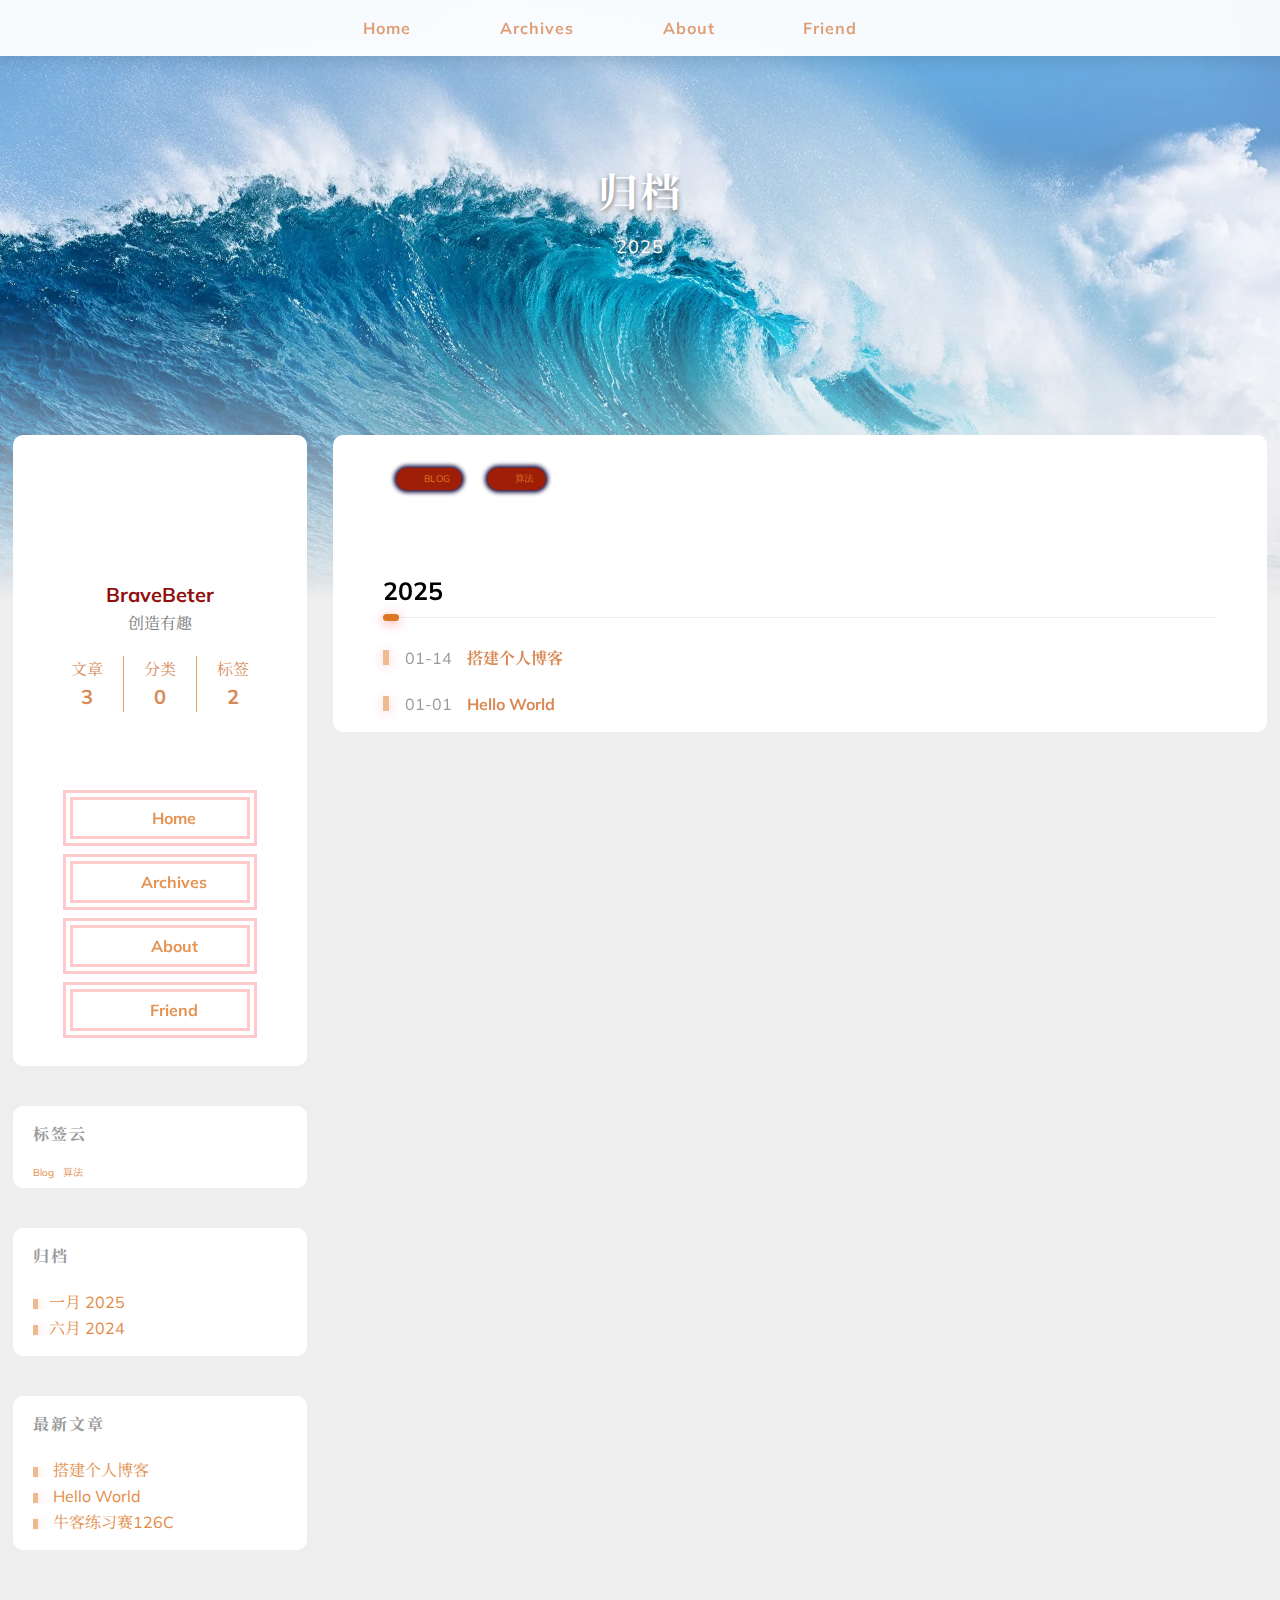
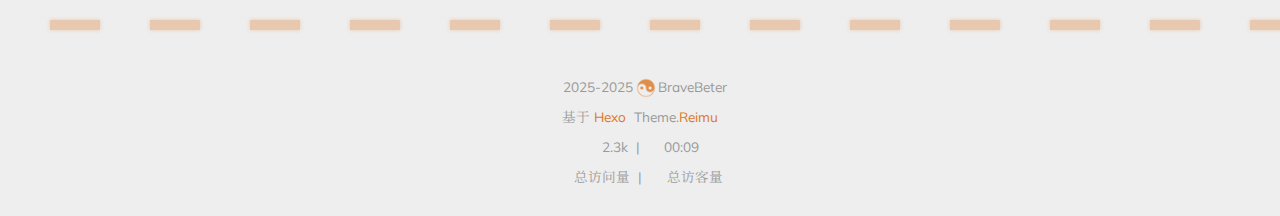
<file: archives/2025/index.html>
<!DOCTYPE html>
  <html lang="zh-CN"  >
  <head>
  <meta charset="utf-8">
  
  <script src="https://www.googletagmanager.com/gtag/js?id=true"></script>
  <script data-pjax>
    window.dataLayer = window.dataLayer || [];

    function gtag() {
      dataLayer.push(arguments);
    }

    gtag('js', new Date());
    gtag('config', 'true');
  </script>


  
  <script>
    (function(c,l,a,r,i,t,y){
        c[a]=c[a]||function(){(c[a].q=c[a].q||[]).push(arguments)};
        t=l.createElement(r);t.async=1;t.src="https://www.clarity.ms/tag/"+i;
        y=l.getElementsByTagName(r)[0];y.parentNode.insertBefore(t,y);
    })(window, document, "clarity", "script", "true");
  </script>


  
  <script async src="https://hm.baidu.com/hm.js?true"></script>
  <script data-pjax>
    var _hmt = _hmt || [];
    _hmt.push(["_trackPageview", location.pathname]);
  </script>


  <script>window.REIMU_CONFIG = {};window.REIMU_CONFIG.icon_font = '4552607_tq6stt6tcg';window.REIMU_CONFIG.clipboard_tips = {"success":"复制成功(*^▽^*)","fail":"复制失败 (ﾟ⊿ﾟ)ﾂ","copyright":{"enable":true,"count":50,"content":"本文版权：本博客所有文章除特别声明外，均采用 BY-NC-SA 许可协议。转载请注明出处！"}};window.REIMU_CONFIG.outdate = {"enable":true,"daysAgo":180,"message":"本文最后更新于 {time}，请注意文中内容可能已经发生变化。"};window.REIMU_CONFIG.code_block = {"expand":true};</script>
  
  <title>
    归档: 2025 |
    
    BraveBeter&#39;s Blog
  </title>
  <meta name="viewport" content="width=device-width, initial-scale=1, shrink-to-fit=no">
  <link rel="preconnect" href="https://fonts.gstatic.com/" crossorigin><link rel="preload" as="style" href="https://fonts.googleapis.com/css?family=Mulish:400,400italic,700,700italic%7CNoto%20Serif%20SC:400,400italic,700,700italic&display=swap"><link rel="stylesheet" href="https://fonts.googleapis.com/css?family=Mulish:400,400italic,700,700italic%7CNoto%20Serif%20SC:400,400italic,700,700italic&display=swap" media="print" onload="this.media&#x3D;&#39;all&#39;">
  
    <link rel="preload" href="//at.alicdn.com/t/c/font_4552607_tq6stt6tcg.woff2" as="font" type="font/woff2" crossorigin="anonymous">
  
  
    
<link rel="stylesheet" href="/css/loader.css">

  
  
    <meta name="description" content="创造有趣">
<meta property="og:type" content="website">
<meta property="og:title" content="BraveBeter&#39;s Blog">
<meta property="og:url" content="http://www.bravebeter.com/archives/2025/index.html">
<meta property="og:site_name" content="BraveBeter&#39;s Blog">
<meta property="og:description" content="创造有趣">
<meta property="og:locale" content="zh_CN">
<meta property="og:image" content="http://www.bravebeter.com/images/banner.webp">
<meta property="article:author" content="BraveBeter">
<meta property="article:tag" content="create something interesting">
<meta name="twitter:card" content="summary">
<meta name="twitter:image" content="http://www.bravebeter.com/images/banner.webp">
  
  
    <link rel="alternate" href="/atom.xml" title="BraveBeter's Blog" type="application/atom+xml">
  
  
    <link rel="shortcut icon" href="/images/favicon.ico">
  
  
<link rel="stylesheet" href="/css/style.css">

  <link rel="preload" href="https://npm.webcache.cn/photoswipe@5.4.4/dist/photoswipe.css" as="style" onload="this.onload=null;this.rel='stylesheet'">
  
  
  
  
  
    
<link rel="stylesheet" href="https://npm.webcache.cn/@reimujs/aos@0.1.0/dist/aos.css">

  
  
    
<link rel="stylesheet" href="https://npm.webcache.cn/aplayer@1.10.1/dist/APlayer.min.css">

  
<meta name="generator" content="Hexo 7.3.0"></head>

  <body>
    
  <div id='loader'>
    <div class="loading-left-bg loading-bg"></div>
    <div class="loading-right-bg loading-bg"></div>
    <div class="spinner-box">
      <div class="loading-taichi">
        
          <svg width="150" height="150" viewBox="0 0 1024 1024" class="icon" version="1.1" xmlns="https://www.w3.org/2000/svg" shape-rendering="geometricPrecision">
            <path d="M303.5 432A80 80 0 0 1 291.5 592A80 80 0 0 1 303.5 432z" fill="var(--red-1, #ff5252)" />
            <path d="M512 65A447 447 0 0 1 512 959L512 929A417 417 0 0 0 512 95A417 417 0 0 0 512 929L512 959A447 447 0 0 1 512 65z 
           M512 95A417 417 0 0 1 929 512A208.5 208.5 0 0 1 720.5 720.5L720.5 592A80 80 0 0 0 720.5 432A80 80 0 0 0 720.5 592L720.5 720.5A208.5 208.5 0 0 1 512 512A208.5 208.5 0 0 0 303.5 303.5A208.5 208.5 0 0 0 95 512A417 417 0 0 1 512 95z" fill="var(--red-1, #ff5252)" />
          </svg>
        
      </div>
      <div class="loading-word">呼呼呼...</div>
    </div>
  </div>
  </div>
  <script>
    var time = null;
    var startLoading = () => {
      time = Date.now();
      document.getElementById('loader').classList.remove("loading");
    }
    var endLoading = () => {
      if (!time) {
        document.body.style.overflow = 'auto';
        document.getElementById('loader').classList.add("loading");
      } else {
        if (Date.now() - time > 500) {
          time = null;
          document.body.style.overflow = 'auto';
          document.getElementById('loader').classList.add("loading");
        } else {
          setTimeout(endLoading, 500 - (Date.now() - time));
          time = null;
        }
      }
    }
    window.addEventListener('DOMContentLoaded', endLoading);
    document.getElementById('loader').addEventListener('click', endLoading);
  </script>

<div id="copy-tooltip" style="pointer-events: none; opacity: 0; transition: all 0.2s ease; position: fixed;top: 50%;left: 50%;z-index: 999;transform: translate(-50%, -50%);color: white;background: rgba(0, 0, 0, 0.5);padding: 10px 15px;border-radius: 10px;">
</div>


    <div id="container">
      <div id="wrap">
        <div id="header-nav">
  <nav id="main-nav">
    
      
        <span class="main-nav-link-wrap">
          <div class="main-nav-icon icon rotate">
            &#xe62b;
          </div>
          <a class="main-nav-link" href="/">Home</a>
        </span>
      
        <span class="main-nav-link-wrap">
          <div class="main-nav-icon icon rotate">
            &#xe62b;
          </div>
          <a class="main-nav-link" href="/archives">Archives</a>
        </span>
      
        <span class="main-nav-link-wrap">
          <div class="main-nav-icon icon rotate">
            &#xe62b;
          </div>
          <a class="main-nav-link" href="/about">About</a>
        </span>
      
        <span class="main-nav-link-wrap">
          <div class="main-nav-icon icon rotate">
            &#xe62b;
          </div>
          <a class="main-nav-link" href="/friend">Friend</a>
        </span>
      
    
    <a id="main-nav-toggle" class="nav-icon"></a>
  </nav>
  <nav id="sub-nav">
    
      <a id="nav-rss-link" class="nav-icon" href="/atom.xml" title="RSS 订阅" target="_blank"></a>
    
    
    
  </nav>
</div>
<header id="header">
  
    <picture>
      
    </picture>
    
      <img fetchpriority="high" src="/images/Ocean.webp" alt="">
    
  
  <div id="header-outer">
    <div id="header-title">
      
        
        
          <a href="/" id="logo">
            <h1 data-aos="slide-up">归档</h1>
          </a>
        
      
      
        
        <h2 id="subtitle-wrap" data-aos="slide-down">
          
            <a href="/" id="subtitle">2025</a>
          
        </h2>
      
    </div>
  </div>
</header>

        <div id="content" class="sidebar-left"  >
          <aside id="sidebar">
  
    <div id="aplayer" theme="var(--color-link)" data-aos="fade-up"></div>
  
  
  <div class="sidebar-wrapper ">
    <div class="sidebar-wrap" data-aos="fade-up">
      
        <div class="sidebar-author">
  <img data-src="/avatar/dihuang.webp" data-sizes="auto" alt="BraveBeter" class="lazyload">
  <div class="sidebar-author-name">BraveBeter</div>
  <div class="sidebar-description">创造有趣</div>
</div>
<div class="sidebar-state">
  <div class="sidebar-state-article">
    <div>文章</div>
    <div class="sidebar-state-number">3</div>
  </div>
  <div class="sidebar-state-category">
    <div>分类</div>
    <div class="sidebar-state-number">0</div>
  </div>
  <div class="sidebar-state-tag">
    <div>标签</div>
    <div class="sidebar-state-number">2</div>
  </div>
</div>
<div class="sidebar-social">
  
    <div class="icon-github sidebar-social-icon">
      <a href=https://github.com/Luanxiaorui itemprop="url" target="_blank" aria-label="github" rel="noopener external nofollow noreferrer"></a>
    </div>
  
</div>
<div class="sidebar-menu">
  
    
      <div class="sidebar-menu-link-wrap">
        <a class="sidebar-menu-link-dummy" href="/" aria-label="Home"></a>
        <div class="sidebar-menu-icon icon rotate">
          &#xe62b;
        </div>
        <div class="sidebar-menu-link">Home</div>
      </div>
    
      <div class="sidebar-menu-link-wrap">
        <a class="sidebar-menu-link-dummy" href="/archives" aria-label="Archives"></a>
        <div class="sidebar-menu-icon icon rotate">
          &#xe62b;
        </div>
        <div class="sidebar-menu-link">Archives</div>
      </div>
    
      <div class="sidebar-menu-link-wrap">
        <a class="sidebar-menu-link-dummy" href="/about" aria-label="About"></a>
        <div class="sidebar-menu-icon icon rotate">
          &#xe62b;
        </div>
        <div class="sidebar-menu-link">About</div>
      </div>
    
      <div class="sidebar-menu-link-wrap">
        <a class="sidebar-menu-link-dummy" href="/friend" aria-label="Friend"></a>
        <div class="sidebar-menu-icon icon rotate">
          &#xe62b;
        </div>
        <div class="sidebar-menu-link">Friend</div>
      </div>
    
  
</div>

      
      
    </div>
  </div>

  <div class="sidebar-widget">
  
    
      

    
      
  <div class="widget-wrapper">
    <div class="widget-wrap" data-aos="fade-up">
      <h3 class="widget-title">标签云</h3>
      <div class="widget tagcloud">
        <a href="/tags/Blog/" style="font-size: 10px;">Blog</a> <a href="/tags/%E7%AE%97%E6%B3%95/" style="font-size: 10px;">算法</a>
      </div>
    </div>
  </div>


    
      
  <div class="widget-wrapper">
    <div class="widget-wrap" data-aos="fade-up">
      <h3 class="widget-title">归档</h3>
      <div class="widget">
        <ul class="archive-list"><li class="archive-list-item"><a class="archive-list-link" href="/archives/2025/01/">一月 2025</a></li><li class="archive-list-item"><a class="archive-list-link" href="/archives/2024/06/">六月 2024</a></li></ul>
      </div>
    </div>
  </div>


    
      
  <div class="widget-wrapper">
    <div class="widget-wrap" data-aos="fade-up">
      <h3 class="widget-title">最新文章</h3>
      <div class="widget">
        <ul>
          
            <li>
              <a href="/2025/01/14/%E6%90%AD%E5%BB%BA%E5%8D%9A%E5%AE%A2/?">搭建个人博客</a>
            </li>
          
            <li>
              <a href="/2025/01/01/hello-world/?">Hello World</a>
            </li>
          
            <li>
              <a href="/2024/06/07/%E7%89%9B%E5%AE%A2%E7%BB%83%E4%B9%A0%E8%B5%9B126C/?">牛客练习赛126C</a>
            </li>
          
        </ul>
      </div>
    </div>
  </div>


    
  
  </div>
</aside>

          <section id="main">
<div class="archives-outer-wrap" data-aos="fade-up">
  <div class="tag-wrap">
    
      <div class="archives-tag-list-item" data-aos="zoom-in">
        <a class="archives-tag-list-link" href="/tags/Blog/">Blog</a>
      </div>
    
      <div class="archives-tag-list-item" data-aos="zoom-in">
        <a class="archives-tag-list-link" href="/tags/%E7%AE%97%E6%B3%95/">算法</a>
      </div>
    
  </div>
  <div class="category-wrap">
    
  </div>
  
  
    
    
      
      
      <section class="archives-wrap" data-aos="fade-up">
        <div class="archive-year-wrap">
          <a href="/archives/2025" class="archive-year">2025</a>
        </div>
        <ul>
          
          <li class="archive-article">
  <div class="archive-article-date-wrap">
    <a href="/2025/01/14/%E6%90%AD%E5%BB%BA%E5%8D%9A%E5%AE%A2/?">
      <time class="dt-published" datetime="2025-01-14T13:09:54.000Z" itemprop="datePublished">01-14</time>
    </a>
  </div>
  
    <a class="archive-article-title" href="/2025/01/14/%E6%90%AD%E5%BB%BA%E5%8D%9A%E5%AE%A2/?">搭建个人博客</a>
  
</li>

          
    
    
          <li class="archive-article">
  <div class="archive-article-date-wrap">
    <a href="/2025/01/01/hello-world/?">
      <time class="dt-published" datetime="2025-01-01T06:22:43.724Z" itemprop="datePublished">01-01</time>
    </a>
  </div>
  
    <a class="archive-article-title" href="/2025/01/01/hello-world/?">Hello World</a>
  
</li>

          
          
        </ul>
      </section>
  
  </div>



</section>
        </div>
        
        
        <footer id="footer">
  <div style="width: 100%; overflow: hidden">
    <div class="footer-line"></div>
  </div>
  <div id="footer-info">
    
    <div>
      <span class="icon-copyright"></span>
      2025-2025
      <span class="footer-info-sep rotate"></span>
      BraveBeter
    </div>
    
      <div>
        基于&nbsp;<a href="https://hexo.io/" rel="noopener external nofollow noreferrer" target="_blank">Hexo</a>&nbsp;
        Theme.<a href="https://github.com/D-Sketon/hexo-theme-reimu" rel="noopener external nofollow noreferrer" target="_blank">Reimu</a>
      </div>
    
    
      <div>
        <span class="icon-brush"></span>
        2.3k
        &nbsp;|&nbsp;
        <span class="icon-coffee"></span>
        00:09
      </div>
    
    
    
    
      <div>
        <span class="icon-eye"></span>
        <span id="busuanzi_container_site_pv">总访问量&nbsp;<span id="busuanzi_value_site_pv"></span></span>
        &nbsp;|&nbsp;
        <span class="icon-user"></span>
        <span id="busuanzi_container_site_uv">总访客量&nbsp;<span id="busuanzi_value_site_uv"></span></span>
      </div>
    
  </div>
</footer>

        
          <div class="sidebar-top">
            <div class="sidebar-top-taichi rotate"></div>
            <div class="arrow-up"></div>
          </div>
        
        <div id="mask" class="hide"></div>
      </div>
      <nav id="mobile-nav">
  <div class="sidebar-wrap">
    
      <div class="sidebar-author">
  <img data-src="/avatar/dihuang.webp" data-sizes="auto" alt="BraveBeter" class="lazyload">
  <div class="sidebar-author-name">BraveBeter</div>
  <div class="sidebar-description">创造有趣</div>
</div>
<div class="sidebar-state">
  <div class="sidebar-state-article">
    <div>文章</div>
    <div class="sidebar-state-number">3</div>
  </div>
  <div class="sidebar-state-category">
    <div>分类</div>
    <div class="sidebar-state-number">0</div>
  </div>
  <div class="sidebar-state-tag">
    <div>标签</div>
    <div class="sidebar-state-number">2</div>
  </div>
</div>
<div class="sidebar-social">
  
    <div class="icon-github sidebar-social-icon">
      <a href=https://github.com/Luanxiaorui itemprop="url" target="_blank" aria-label="github" rel="noopener external nofollow noreferrer"></a>
    </div>
  
</div>
<div class="sidebar-menu">
  
    
      <div class="sidebar-menu-link-wrap">
        <a class="sidebar-menu-link-dummy" href="/" aria-label="Home"></a>
        <div class="sidebar-menu-icon icon rotate">
          &#xe62b;
        </div>
        <div class="sidebar-menu-link">Home</div>
      </div>
    
      <div class="sidebar-menu-link-wrap">
        <a class="sidebar-menu-link-dummy" href="/archives" aria-label="Archives"></a>
        <div class="sidebar-menu-icon icon rotate">
          &#xe62b;
        </div>
        <div class="sidebar-menu-link">Archives</div>
      </div>
    
      <div class="sidebar-menu-link-wrap">
        <a class="sidebar-menu-link-dummy" href="/about" aria-label="About"></a>
        <div class="sidebar-menu-icon icon rotate">
          &#xe62b;
        </div>
        <div class="sidebar-menu-link">About</div>
      </div>
    
      <div class="sidebar-menu-link-wrap">
        <a class="sidebar-menu-link-dummy" href="/friend" aria-label="Friend"></a>
        <div class="sidebar-menu-icon icon rotate">
          &#xe62b;
        </div>
        <div class="sidebar-menu-link">Friend</div>
      </div>
    
  
</div>

    
  </div>
  
</nav>

    </div>
    
    
<script src="https://npm.webcache.cn/lazysizes@5.3.2/lazysizes.min.js" integrity="sha384-3gT&#x2F;vsepWkfz&#x2F;ff7PpWNUeMzeWoH3cDhm&#x2F;A8jM7ouoAK0&#x2F;fP&#x2F;9bcHHR5kHq2nf+e" crossorigin="anonymous"></script>


<script src="https://npm.webcache.cn/clipboard@2.0.11/dist/clipboard.min.js" integrity="sha384-J08i8An&#x2F;QeARD9ExYpvphB8BsyOj3Gh2TSh1aLINKO3L0cMSH2dN3E22zFoXEi0Q" crossorigin="anonymous"></script>



<script src="/js/script.js"></script>



  
<script src="/js/aos.js"></script>

  <script>
    var aosInit = () => {
      AOS.init({
        duration: 1000,
        easing: "ease",
        once: true,
        offset: 50,
      });
    };
    if (document.readyState === 'loading') {
      document.addEventListener('DOMContentLoaded', aosInit);
    } else {
      aosInit();
    }
  </script>



<script src="/js/pjax_script.js" data-pjax></script>







  
<script src="https://npm.webcache.cn/mouse-firework@0.0.6/dist/index.umd.js" integrity="sha384-vkGvf25gm1C1PbcoD5dNfc137HzNL&#x2F;hr1RKA5HniJOaawtvUmH5lTVFgFAruE9Ge" crossorigin="anonymous"></script>

  <script>
    window.firework && window.firework(JSON.parse('{"excludeElements":["a","button"],"particles":[{"shape":"circle","move":["emit"],"easing":"easeOutExpo","colors":["#ff5252","#ff7c7c","#ffafaf","#ffd0d0"],"number":20,"duration":[1200,1800],"shapeOptions":{"radius":[16,32],"alpha":[0.3,0.5]}},{"shape":"circle","move":["diffuse"],"easing":"easeOutExpo","colors":["#ff0000"],"number":1,"duration":[1200,1800],"shapeOptions":{"radius":20,"alpha":[0.2,0.5],"lineWidth":6}}]}'))
  </script>









  
<script src="https://npm.webcache.cn/quicklink@2.3.0/dist/quicklink.umd.js" integrity="sha384-aD7FsuQkS1ohgFKY41fJfeA+Wd&#x2F;QRNnrOd9Bs58K3FzKdJJv8yPnYU8Tnp5z1agS" crossorigin="anonymous"></script>

  <script data-pjax>
    window.quicklink?.listen({
      timeout: 3000,
      priority: true,
      ignores: []
    });
  </script>


<div id="lazy-script">
  <div>
    
    
      
    
    
  </div>
</div>


  <script>
    console.log(String.raw`%c 
 ______     ______     __     __    __     __  __    
/\  == \   /\  ___\   /\ \   /\ "-./  \   /\ \/\ \   
\ \  __<   \ \  __\   \ \ \  \ \ \-./\ \  \ \ \_\ \  
 \ \_\ \_\  \ \_____\  \ \_\  \ \_\ \ \_\  \ \_____\ 
  \/_/ /_/   \/_____/   \/_/   \/_/  \/_/   \/_____/ 
                                                  
`,'color: #ff5252;')
    console.log('%c Theme.Reimu v' + '1.2.0' + ' %c https://github.com/D-Sketon/hexo-theme-reimu ', 'color: white; background: #ff5252; padding:5px 0;', 'padding:4px;border:1px solid #ff5252;')
  </script>
  

<script data-pjax>
  var updateTime = _$('#post-update-time')?.innerHTML;

  if (updateTime) {
    const update = new Date(updateTime);
    const now = new Date();
    const diff = now - update;
    const days = diff / 86400000;
    const { daysAgo, message: template } = window.REIMU_CONFIG.outdate;
    if (days >= daysAgo) {
      const message = template.replace(/{time}/, updateTime);
      const blockquote = _$('#outdate-blockquote');
      if (blockquote) {
        blockquote.querySelector('p').innerText = message;
        blockquote.style.display = 'block';
      }
    }
  }
</script>


  
<script src="https://npm.webcache.cn/busuanzi@2.3.0/bsz.pure.mini.js" integrity="sha384-0M75wtSkhjIInv4coYlaJU83+OypaRCIq2SukQVQX04eGTCBXJDuWAbJet56id+S" crossorigin="anonymous" async></script>




<script>
  if ('serviceWorker' in navigator) {
    navigator.serviceWorker.getRegistrations().then((registrations) => {
      for (let registration of registrations) {
        registration.unregister();
      }
    });
  }
</script>





  
<script src="https://npm.webcache.cn/aplayer@1.10.1/dist/APlayer.min.js" integrity="sha384-gdGYZwHnfJM54evoZhpO0s6ZF5BQiybkiyW7VXr+h5UfruuRL&#x2F;aORyw+5+HZoU6e" crossorigin="anonymous"></script>

  
    <script>
      const ap = new APlayer({
        container: document.getElementById('aplayer'),
        audio: [{"name":"Riptide","artist":"the chainsmokers","url":"The Chainsmokers - Riptide.mp3","cover":"images/riptide.jpg"}] || [],
        fixed: null || false,
        autoplay: null || false,
        loop: '' || 'all',
        order: '' || 'list',
        preload: '' || 'auto',
        volume: null || 0.7,
        mutex: null || true,
        listFolded: null || false,
      });
    </script>
  



  </body>
  </html>
</file>
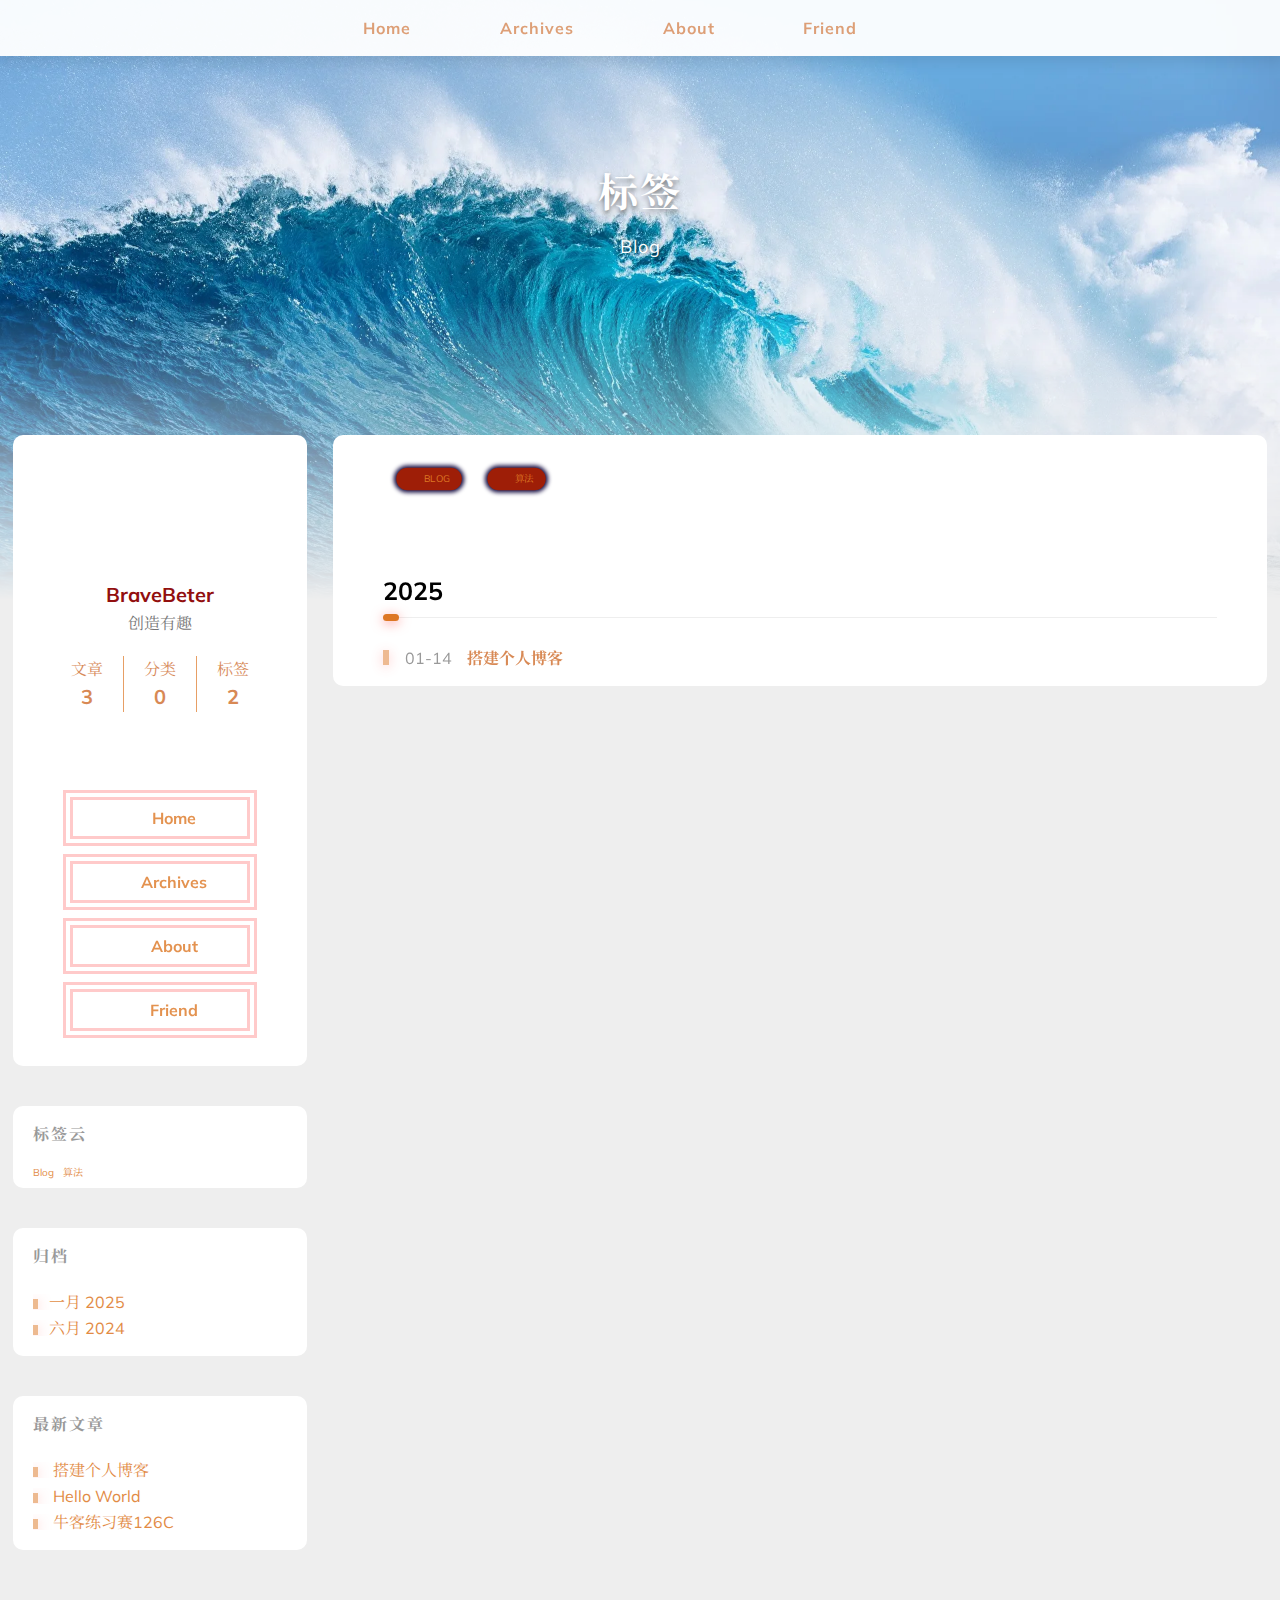
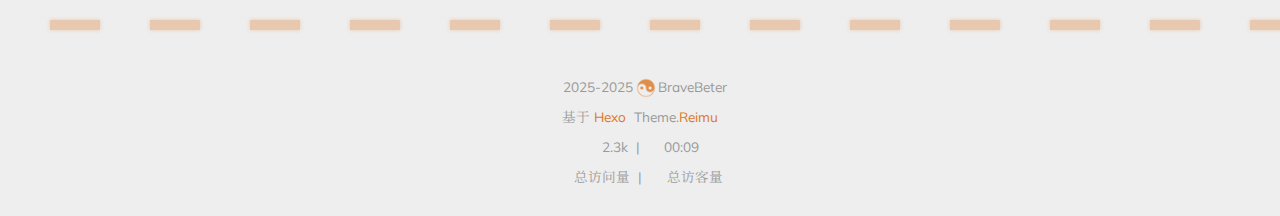
<file: tags/Blog/index.html>
<!DOCTYPE html>
  <html lang="zh-CN"  >
  <head>
  <meta charset="utf-8">
  
  <script src="https://www.googletagmanager.com/gtag/js?id=true"></script>
  <script data-pjax>
    window.dataLayer = window.dataLayer || [];

    function gtag() {
      dataLayer.push(arguments);
    }

    gtag('js', new Date());
    gtag('config', 'true');
  </script>


  
  <script>
    (function(c,l,a,r,i,t,y){
        c[a]=c[a]||function(){(c[a].q=c[a].q||[]).push(arguments)};
        t=l.createElement(r);t.async=1;t.src="https://www.clarity.ms/tag/"+i;
        y=l.getElementsByTagName(r)[0];y.parentNode.insertBefore(t,y);
    })(window, document, "clarity", "script", "true");
  </script>


  
  <script async src="https://hm.baidu.com/hm.js?true"></script>
  <script data-pjax>
    var _hmt = _hmt || [];
    _hmt.push(["_trackPageview", location.pathname]);
  </script>


  <script>window.REIMU_CONFIG = {};window.REIMU_CONFIG.icon_font = '4552607_tq6stt6tcg';window.REIMU_CONFIG.clipboard_tips = {"success":"复制成功(*^▽^*)","fail":"复制失败 (ﾟ⊿ﾟ)ﾂ","copyright":{"enable":true,"count":50,"content":"本文版权：本博客所有文章除特别声明外，均采用 BY-NC-SA 许可协议。转载请注明出处！"}};window.REIMU_CONFIG.outdate = {"enable":true,"daysAgo":180,"message":"本文最后更新于 {time}，请注意文中内容可能已经发生变化。"};window.REIMU_CONFIG.code_block = {"expand":true};</script>
  
  <title>
    标签: Blog |
    
    BraveBeter&#39;s Blog
  </title>
  <meta name="viewport" content="width=device-width, initial-scale=1, shrink-to-fit=no">
  <link rel="preconnect" href="https://fonts.gstatic.com/" crossorigin><link rel="preload" as="style" href="https://fonts.googleapis.com/css?family=Mulish:400,400italic,700,700italic%7CNoto%20Serif%20SC:400,400italic,700,700italic&display=swap"><link rel="stylesheet" href="https://fonts.googleapis.com/css?family=Mulish:400,400italic,700,700italic%7CNoto%20Serif%20SC:400,400italic,700,700italic&display=swap" media="print" onload="this.media&#x3D;&#39;all&#39;">
  
    <link rel="preload" href="//at.alicdn.com/t/c/font_4552607_tq6stt6tcg.woff2" as="font" type="font/woff2" crossorigin="anonymous">
  
  
    
<link rel="stylesheet" href="/css/loader.css">

  
  
    <meta name="description" content="创造有趣">
<meta property="og:type" content="website">
<meta property="og:title" content="BraveBeter&#39;s Blog">
<meta property="og:url" content="http://www.bravebeter.com/tags/Blog/index.html">
<meta property="og:site_name" content="BraveBeter&#39;s Blog">
<meta property="og:description" content="创造有趣">
<meta property="og:locale" content="zh_CN">
<meta property="og:image" content="http://www.bravebeter.com/images/banner.webp">
<meta property="article:author" content="BraveBeter">
<meta property="article:tag" content="create something interesting">
<meta name="twitter:card" content="summary">
<meta name="twitter:image" content="http://www.bravebeter.com/images/banner.webp">
  
  
    <link rel="alternate" href="/atom.xml" title="BraveBeter's Blog" type="application/atom+xml">
  
  
    <link rel="shortcut icon" href="/images/favicon.ico">
  
  
<link rel="stylesheet" href="/css/style.css">

  <link rel="preload" href="https://npm.webcache.cn/photoswipe@5.4.4/dist/photoswipe.css" as="style" onload="this.onload=null;this.rel='stylesheet'">
  
  
  
  
  
    
<link rel="stylesheet" href="https://npm.webcache.cn/@reimujs/aos@0.1.0/dist/aos.css">

  
  
    
<link rel="stylesheet" href="https://npm.webcache.cn/aplayer@1.10.1/dist/APlayer.min.css">

  
<meta name="generator" content="Hexo 7.3.0"></head>

  <body>
    
  <div id='loader'>
    <div class="loading-left-bg loading-bg"></div>
    <div class="loading-right-bg loading-bg"></div>
    <div class="spinner-box">
      <div class="loading-taichi">
        
          <svg width="150" height="150" viewBox="0 0 1024 1024" class="icon" version="1.1" xmlns="https://www.w3.org/2000/svg" shape-rendering="geometricPrecision">
            <path d="M303.5 432A80 80 0 0 1 291.5 592A80 80 0 0 1 303.5 432z" fill="var(--red-1, #ff5252)" />
            <path d="M512 65A447 447 0 0 1 512 959L512 929A417 417 0 0 0 512 95A417 417 0 0 0 512 929L512 959A447 447 0 0 1 512 65z 
           M512 95A417 417 0 0 1 929 512A208.5 208.5 0 0 1 720.5 720.5L720.5 592A80 80 0 0 0 720.5 432A80 80 0 0 0 720.5 592L720.5 720.5A208.5 208.5 0 0 1 512 512A208.5 208.5 0 0 0 303.5 303.5A208.5 208.5 0 0 0 95 512A417 417 0 0 1 512 95z" fill="var(--red-1, #ff5252)" />
          </svg>
        
      </div>
      <div class="loading-word">呼呼呼...</div>
    </div>
  </div>
  </div>
  <script>
    var time = null;
    var startLoading = () => {
      time = Date.now();
      document.getElementById('loader').classList.remove("loading");
    }
    var endLoading = () => {
      if (!time) {
        document.body.style.overflow = 'auto';
        document.getElementById('loader').classList.add("loading");
      } else {
        if (Date.now() - time > 500) {
          time = null;
          document.body.style.overflow = 'auto';
          document.getElementById('loader').classList.add("loading");
        } else {
          setTimeout(endLoading, 500 - (Date.now() - time));
          time = null;
        }
      }
    }
    window.addEventListener('DOMContentLoaded', endLoading);
    document.getElementById('loader').addEventListener('click', endLoading);
  </script>

<div id="copy-tooltip" style="pointer-events: none; opacity: 0; transition: all 0.2s ease; position: fixed;top: 50%;left: 50%;z-index: 999;transform: translate(-50%, -50%);color: white;background: rgba(0, 0, 0, 0.5);padding: 10px 15px;border-radius: 10px;">
</div>


    <div id="container">
      <div id="wrap">
        <div id="header-nav">
  <nav id="main-nav">
    
      
        <span class="main-nav-link-wrap">
          <div class="main-nav-icon icon rotate">
            &#xe62b;
          </div>
          <a class="main-nav-link" href="/">Home</a>
        </span>
      
        <span class="main-nav-link-wrap">
          <div class="main-nav-icon icon rotate">
            &#xe62b;
          </div>
          <a class="main-nav-link" href="/archives">Archives</a>
        </span>
      
        <span class="main-nav-link-wrap">
          <div class="main-nav-icon icon rotate">
            &#xe62b;
          </div>
          <a class="main-nav-link" href="/about">About</a>
        </span>
      
        <span class="main-nav-link-wrap">
          <div class="main-nav-icon icon rotate">
            &#xe62b;
          </div>
          <a class="main-nav-link" href="/friend">Friend</a>
        </span>
      
    
    <a id="main-nav-toggle" class="nav-icon"></a>
  </nav>
  <nav id="sub-nav">
    
      <a id="nav-rss-link" class="nav-icon" href="/atom.xml" title="RSS 订阅" target="_blank"></a>
    
    
    
  </nav>
</div>
<header id="header">
  
    <picture>
      
    </picture>
    
      <img fetchpriority="high" src="/images/Ocean.webp" alt="">
    
  
  <div id="header-outer">
    <div id="header-title">
      
        
        
          <a href="/" id="logo">
            <h1 data-aos="slide-up">标签</h1>
          </a>
        
      
      
        
        <h2 id="subtitle-wrap" data-aos="slide-down">
          
            <a href="/" id="subtitle">Blog</a>
          
        </h2>
      
    </div>
  </div>
</header>

        <div id="content" class="sidebar-left"  >
          <aside id="sidebar">
  
    <div id="aplayer" theme="var(--color-link)" data-aos="fade-up"></div>
  
  
  <div class="sidebar-wrapper ">
    <div class="sidebar-wrap" data-aos="fade-up">
      
        <div class="sidebar-author">
  <img data-src="/avatar/dihuang.webp" data-sizes="auto" alt="BraveBeter" class="lazyload">
  <div class="sidebar-author-name">BraveBeter</div>
  <div class="sidebar-description">创造有趣</div>
</div>
<div class="sidebar-state">
  <div class="sidebar-state-article">
    <div>文章</div>
    <div class="sidebar-state-number">3</div>
  </div>
  <div class="sidebar-state-category">
    <div>分类</div>
    <div class="sidebar-state-number">0</div>
  </div>
  <div class="sidebar-state-tag">
    <div>标签</div>
    <div class="sidebar-state-number">2</div>
  </div>
</div>
<div class="sidebar-social">
  
    <div class="icon-github sidebar-social-icon">
      <a href=https://github.com/Luanxiaorui itemprop="url" target="_blank" aria-label="github" rel="noopener external nofollow noreferrer"></a>
    </div>
  
</div>
<div class="sidebar-menu">
  
    
      <div class="sidebar-menu-link-wrap">
        <a class="sidebar-menu-link-dummy" href="/" aria-label="Home"></a>
        <div class="sidebar-menu-icon icon rotate">
          &#xe62b;
        </div>
        <div class="sidebar-menu-link">Home</div>
      </div>
    
      <div class="sidebar-menu-link-wrap">
        <a class="sidebar-menu-link-dummy" href="/archives" aria-label="Archives"></a>
        <div class="sidebar-menu-icon icon rotate">
          &#xe62b;
        </div>
        <div class="sidebar-menu-link">Archives</div>
      </div>
    
      <div class="sidebar-menu-link-wrap">
        <a class="sidebar-menu-link-dummy" href="/about" aria-label="About"></a>
        <div class="sidebar-menu-icon icon rotate">
          &#xe62b;
        </div>
        <div class="sidebar-menu-link">About</div>
      </div>
    
      <div class="sidebar-menu-link-wrap">
        <a class="sidebar-menu-link-dummy" href="/friend" aria-label="Friend"></a>
        <div class="sidebar-menu-icon icon rotate">
          &#xe62b;
        </div>
        <div class="sidebar-menu-link">Friend</div>
      </div>
    
  
</div>

      
      
    </div>
  </div>

  <div class="sidebar-widget">
  
    
      

    
      
  <div class="widget-wrapper">
    <div class="widget-wrap" data-aos="fade-up">
      <h3 class="widget-title">标签云</h3>
      <div class="widget tagcloud">
        <a href="/tags/Blog/" style="font-size: 10px;">Blog</a> <a href="/tags/%E7%AE%97%E6%B3%95/" style="font-size: 10px;">算法</a>
      </div>
    </div>
  </div>


    
      
  <div class="widget-wrapper">
    <div class="widget-wrap" data-aos="fade-up">
      <h3 class="widget-title">归档</h3>
      <div class="widget">
        <ul class="archive-list"><li class="archive-list-item"><a class="archive-list-link" href="/archives/2025/01/">一月 2025</a></li><li class="archive-list-item"><a class="archive-list-link" href="/archives/2024/06/">六月 2024</a></li></ul>
      </div>
    </div>
  </div>


    
      
  <div class="widget-wrapper">
    <div class="widget-wrap" data-aos="fade-up">
      <h3 class="widget-title">最新文章</h3>
      <div class="widget">
        <ul>
          
            <li>
              <a href="/2025/01/14/%E6%90%AD%E5%BB%BA%E5%8D%9A%E5%AE%A2/?">搭建个人博客</a>
            </li>
          
            <li>
              <a href="/2025/01/01/hello-world/?">Hello World</a>
            </li>
          
            <li>
              <a href="/2024/06/07/%E7%89%9B%E5%AE%A2%E7%BB%83%E4%B9%A0%E8%B5%9B126C/?">牛客练习赛126C</a>
            </li>
          
        </ul>
      </div>
    </div>
  </div>


    
  
  </div>
</aside>

          <section id="main">
<div class="archives-outer-wrap" data-aos="fade-up">
  <div class="tag-wrap">
    
      <div class="archives-tag-list-item" data-aos="zoom-in">
        <a class="archives-tag-list-link" href="/tags/Blog/">Blog</a>
      </div>
    
      <div class="archives-tag-list-item" data-aos="zoom-in">
        <a class="archives-tag-list-link" href="/tags/%E7%AE%97%E6%B3%95/">算法</a>
      </div>
    
  </div>
  <div class="category-wrap">
    
  </div>
  
  
    
    
      
      
      <section class="archives-wrap" data-aos="fade-up">
        <div class="archive-year-wrap">
          <a href="/archives/2025" class="archive-year">2025</a>
        </div>
        <ul>
          
          <li class="archive-article">
  <div class="archive-article-date-wrap">
    <a href="/2025/01/14/%E6%90%AD%E5%BB%BA%E5%8D%9A%E5%AE%A2/?">
      <time class="dt-published" datetime="2025-01-14T13:09:54.000Z" itemprop="datePublished">01-14</time>
    </a>
  </div>
  
    <a class="archive-article-title" href="/2025/01/14/%E6%90%AD%E5%BB%BA%E5%8D%9A%E5%AE%A2/?">搭建个人博客</a>
  
</li>

          
          
        </ul>
      </section>
  
  </div>



</section>
        </div>
        
        
        <footer id="footer">
  <div style="width: 100%; overflow: hidden">
    <div class="footer-line"></div>
  </div>
  <div id="footer-info">
    
    <div>
      <span class="icon-copyright"></span>
      2025-2025
      <span class="footer-info-sep rotate"></span>
      BraveBeter
    </div>
    
      <div>
        基于&nbsp;<a href="https://hexo.io/" rel="noopener external nofollow noreferrer" target="_blank">Hexo</a>&nbsp;
        Theme.<a href="https://github.com/D-Sketon/hexo-theme-reimu" rel="noopener external nofollow noreferrer" target="_blank">Reimu</a>
      </div>
    
    
      <div>
        <span class="icon-brush"></span>
        2.3k
        &nbsp;|&nbsp;
        <span class="icon-coffee"></span>
        00:09
      </div>
    
    
    
    
      <div>
        <span class="icon-eye"></span>
        <span id="busuanzi_container_site_pv">总访问量&nbsp;<span id="busuanzi_value_site_pv"></span></span>
        &nbsp;|&nbsp;
        <span class="icon-user"></span>
        <span id="busuanzi_container_site_uv">总访客量&nbsp;<span id="busuanzi_value_site_uv"></span></span>
      </div>
    
  </div>
</footer>

        
          <div class="sidebar-top">
            <div class="sidebar-top-taichi rotate"></div>
            <div class="arrow-up"></div>
          </div>
        
        <div id="mask" class="hide"></div>
      </div>
      <nav id="mobile-nav">
  <div class="sidebar-wrap">
    
      <div class="sidebar-author">
  <img data-src="/avatar/dihuang.webp" data-sizes="auto" alt="BraveBeter" class="lazyload">
  <div class="sidebar-author-name">BraveBeter</div>
  <div class="sidebar-description">创造有趣</div>
</div>
<div class="sidebar-state">
  <div class="sidebar-state-article">
    <div>文章</div>
    <div class="sidebar-state-number">3</div>
  </div>
  <div class="sidebar-state-category">
    <div>分类</div>
    <div class="sidebar-state-number">0</div>
  </div>
  <div class="sidebar-state-tag">
    <div>标签</div>
    <div class="sidebar-state-number">2</div>
  </div>
</div>
<div class="sidebar-social">
  
    <div class="icon-github sidebar-social-icon">
      <a href=https://github.com/Luanxiaorui itemprop="url" target="_blank" aria-label="github" rel="noopener external nofollow noreferrer"></a>
    </div>
  
</div>
<div class="sidebar-menu">
  
    
      <div class="sidebar-menu-link-wrap">
        <a class="sidebar-menu-link-dummy" href="/" aria-label="Home"></a>
        <div class="sidebar-menu-icon icon rotate">
          &#xe62b;
        </div>
        <div class="sidebar-menu-link">Home</div>
      </div>
    
      <div class="sidebar-menu-link-wrap">
        <a class="sidebar-menu-link-dummy" href="/archives" aria-label="Archives"></a>
        <div class="sidebar-menu-icon icon rotate">
          &#xe62b;
        </div>
        <div class="sidebar-menu-link">Archives</div>
      </div>
    
      <div class="sidebar-menu-link-wrap">
        <a class="sidebar-menu-link-dummy" href="/about" aria-label="About"></a>
        <div class="sidebar-menu-icon icon rotate">
          &#xe62b;
        </div>
        <div class="sidebar-menu-link">About</div>
      </div>
    
      <div class="sidebar-menu-link-wrap">
        <a class="sidebar-menu-link-dummy" href="/friend" aria-label="Friend"></a>
        <div class="sidebar-menu-icon icon rotate">
          &#xe62b;
        </div>
        <div class="sidebar-menu-link">Friend</div>
      </div>
    
  
</div>

    
  </div>
  
</nav>

    </div>
    
    
<script src="https://npm.webcache.cn/lazysizes@5.3.2/lazysizes.min.js" integrity="sha384-3gT&#x2F;vsepWkfz&#x2F;ff7PpWNUeMzeWoH3cDhm&#x2F;A8jM7ouoAK0&#x2F;fP&#x2F;9bcHHR5kHq2nf+e" crossorigin="anonymous"></script>


<script src="https://npm.webcache.cn/clipboard@2.0.11/dist/clipboard.min.js" integrity="sha384-J08i8An&#x2F;QeARD9ExYpvphB8BsyOj3Gh2TSh1aLINKO3L0cMSH2dN3E22zFoXEi0Q" crossorigin="anonymous"></script>



<script src="/js/script.js"></script>



  
<script src="/js/aos.js"></script>

  <script>
    var aosInit = () => {
      AOS.init({
        duration: 1000,
        easing: "ease",
        once: true,
        offset: 50,
      });
    };
    if (document.readyState === 'loading') {
      document.addEventListener('DOMContentLoaded', aosInit);
    } else {
      aosInit();
    }
  </script>



<script src="/js/pjax_script.js" data-pjax></script>







  
<script src="https://npm.webcache.cn/mouse-firework@0.0.6/dist/index.umd.js" integrity="sha384-vkGvf25gm1C1PbcoD5dNfc137HzNL&#x2F;hr1RKA5HniJOaawtvUmH5lTVFgFAruE9Ge" crossorigin="anonymous"></script>

  <script>
    window.firework && window.firework(JSON.parse('{"excludeElements":["a","button"],"particles":[{"shape":"circle","move":["emit"],"easing":"easeOutExpo","colors":["#ff5252","#ff7c7c","#ffafaf","#ffd0d0"],"number":20,"duration":[1200,1800],"shapeOptions":{"radius":[16,32],"alpha":[0.3,0.5]}},{"shape":"circle","move":["diffuse"],"easing":"easeOutExpo","colors":["#ff0000"],"number":1,"duration":[1200,1800],"shapeOptions":{"radius":20,"alpha":[0.2,0.5],"lineWidth":6}}]}'))
  </script>









  
<script src="https://npm.webcache.cn/quicklink@2.3.0/dist/quicklink.umd.js" integrity="sha384-aD7FsuQkS1ohgFKY41fJfeA+Wd&#x2F;QRNnrOd9Bs58K3FzKdJJv8yPnYU8Tnp5z1agS" crossorigin="anonymous"></script>

  <script data-pjax>
    window.quicklink?.listen({
      timeout: 3000,
      priority: true,
      ignores: []
    });
  </script>


<div id="lazy-script">
  <div>
    
    
      
    
    
  </div>
</div>


  <script>
    console.log(String.raw`%c 
 ______     ______     __     __    __     __  __    
/\  == \   /\  ___\   /\ \   /\ "-./  \   /\ \/\ \   
\ \  __<   \ \  __\   \ \ \  \ \ \-./\ \  \ \ \_\ \  
 \ \_\ \_\  \ \_____\  \ \_\  \ \_\ \ \_\  \ \_____\ 
  \/_/ /_/   \/_____/   \/_/   \/_/  \/_/   \/_____/ 
                                                  
`,'color: #ff5252;')
    console.log('%c Theme.Reimu v' + '1.2.0' + ' %c https://github.com/D-Sketon/hexo-theme-reimu ', 'color: white; background: #ff5252; padding:5px 0;', 'padding:4px;border:1px solid #ff5252;')
  </script>
  

<script data-pjax>
  var updateTime = _$('#post-update-time')?.innerHTML;

  if (updateTime) {
    const update = new Date(updateTime);
    const now = new Date();
    const diff = now - update;
    const days = diff / 86400000;
    const { daysAgo, message: template } = window.REIMU_CONFIG.outdate;
    if (days >= daysAgo) {
      const message = template.replace(/{time}/, updateTime);
      const blockquote = _$('#outdate-blockquote');
      if (blockquote) {
        blockquote.querySelector('p').innerText = message;
        blockquote.style.display = 'block';
      }
    }
  }
</script>


  
<script src="https://npm.webcache.cn/busuanzi@2.3.0/bsz.pure.mini.js" integrity="sha384-0M75wtSkhjIInv4coYlaJU83+OypaRCIq2SukQVQX04eGTCBXJDuWAbJet56id+S" crossorigin="anonymous" async></script>




<script>
  if ('serviceWorker' in navigator) {
    navigator.serviceWorker.getRegistrations().then((registrations) => {
      for (let registration of registrations) {
        registration.unregister();
      }
    });
  }
</script>





  
<script src="https://npm.webcache.cn/aplayer@1.10.1/dist/APlayer.min.js" integrity="sha384-gdGYZwHnfJM54evoZhpO0s6ZF5BQiybkiyW7VXr+h5UfruuRL&#x2F;aORyw+5+HZoU6e" crossorigin="anonymous"></script>

  
    <script>
      const ap = new APlayer({
        container: document.getElementById('aplayer'),
        audio: [{"name":"Riptide","artist":"the chainsmokers","url":"The Chainsmokers - Riptide.mp3","cover":"images/riptide.jpg"}] || [],
        fixed: null || false,
        autoplay: null || false,
        loop: '' || 'all',
        order: '' || 'list',
        preload: '' || 'auto',
        volume: null || 0.7,
        mutex: null || true,
        listFolded: null || false,
      });
    </script>
  



  </body>
  </html>
</file>
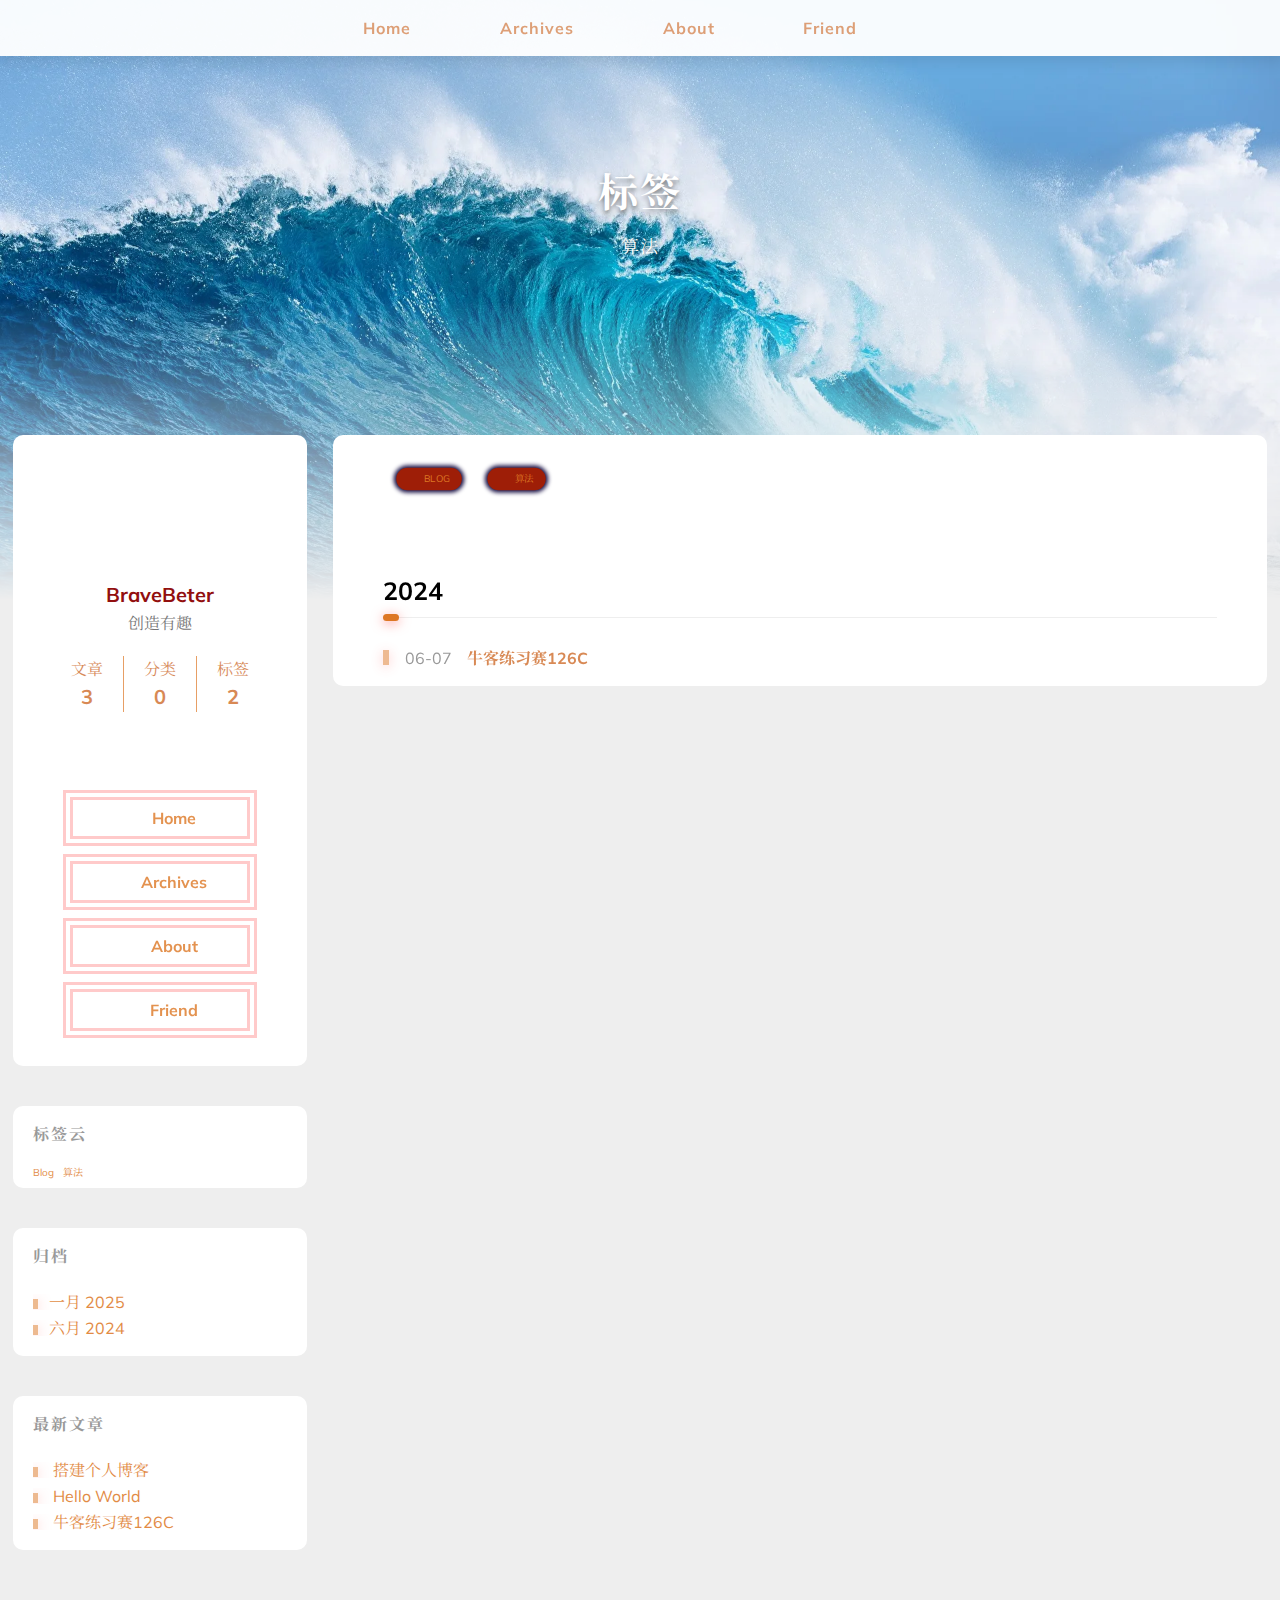
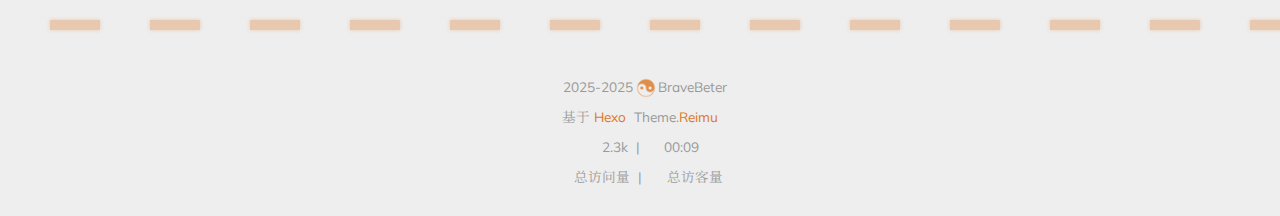
<file: tags/算法/index.html>
<!DOCTYPE html>
  <html lang="zh-CN"  >
  <head>
  <meta charset="utf-8">
  
  <script src="https://www.googletagmanager.com/gtag/js?id=true"></script>
  <script data-pjax>
    window.dataLayer = window.dataLayer || [];

    function gtag() {
      dataLayer.push(arguments);
    }

    gtag('js', new Date());
    gtag('config', 'true');
  </script>


  
  <script>
    (function(c,l,a,r,i,t,y){
        c[a]=c[a]||function(){(c[a].q=c[a].q||[]).push(arguments)};
        t=l.createElement(r);t.async=1;t.src="https://www.clarity.ms/tag/"+i;
        y=l.getElementsByTagName(r)[0];y.parentNode.insertBefore(t,y);
    })(window, document, "clarity", "script", "true");
  </script>


  
  <script async src="https://hm.baidu.com/hm.js?true"></script>
  <script data-pjax>
    var _hmt = _hmt || [];
    _hmt.push(["_trackPageview", location.pathname]);
  </script>


  <script>window.REIMU_CONFIG = {};window.REIMU_CONFIG.icon_font = '4552607_tq6stt6tcg';window.REIMU_CONFIG.clipboard_tips = {"success":"复制成功(*^▽^*)","fail":"复制失败 (ﾟ⊿ﾟ)ﾂ","copyright":{"enable":true,"count":50,"content":"本文版权：本博客所有文章除特别声明外，均采用 BY-NC-SA 许可协议。转载请注明出处！"}};window.REIMU_CONFIG.outdate = {"enable":true,"daysAgo":180,"message":"本文最后更新于 {time}，请注意文中内容可能已经发生变化。"};window.REIMU_CONFIG.code_block = {"expand":true};</script>
  
  <title>
    标签: 算法 |
    
    BraveBeter&#39;s Blog
  </title>
  <meta name="viewport" content="width=device-width, initial-scale=1, shrink-to-fit=no">
  <link rel="preconnect" href="https://fonts.gstatic.com/" crossorigin><link rel="preload" as="style" href="https://fonts.googleapis.com/css?family=Mulish:400,400italic,700,700italic%7CNoto%20Serif%20SC:400,400italic,700,700italic&display=swap"><link rel="stylesheet" href="https://fonts.googleapis.com/css?family=Mulish:400,400italic,700,700italic%7CNoto%20Serif%20SC:400,400italic,700,700italic&display=swap" media="print" onload="this.media&#x3D;&#39;all&#39;">
  
    <link rel="preload" href="//at.alicdn.com/t/c/font_4552607_tq6stt6tcg.woff2" as="font" type="font/woff2" crossorigin="anonymous">
  
  
    
<link rel="stylesheet" href="/css/loader.css">

  
  
    <meta name="description" content="创造有趣">
<meta property="og:type" content="website">
<meta property="og:title" content="BraveBeter&#39;s Blog">
<meta property="og:url" content="http://www.bravebeter.com/tags/%E7%AE%97%E6%B3%95/index.html">
<meta property="og:site_name" content="BraveBeter&#39;s Blog">
<meta property="og:description" content="创造有趣">
<meta property="og:locale" content="zh_CN">
<meta property="og:image" content="http://www.bravebeter.com/images/banner.webp">
<meta property="article:author" content="BraveBeter">
<meta property="article:tag" content="create something interesting">
<meta name="twitter:card" content="summary">
<meta name="twitter:image" content="http://www.bravebeter.com/images/banner.webp">
  
  
    <link rel="alternate" href="/atom.xml" title="BraveBeter's Blog" type="application/atom+xml">
  
  
    <link rel="shortcut icon" href="/images/favicon.ico">
  
  
<link rel="stylesheet" href="/css/style.css">

  <link rel="preload" href="https://npm.webcache.cn/photoswipe@5.4.4/dist/photoswipe.css" as="style" onload="this.onload=null;this.rel='stylesheet'">
  
  
  
  
  
    
<link rel="stylesheet" href="https://npm.webcache.cn/@reimujs/aos@0.1.0/dist/aos.css">

  
  
    
<link rel="stylesheet" href="https://npm.webcache.cn/aplayer@1.10.1/dist/APlayer.min.css">

  
<meta name="generator" content="Hexo 7.3.0"></head>

  <body>
    
  <div id='loader'>
    <div class="loading-left-bg loading-bg"></div>
    <div class="loading-right-bg loading-bg"></div>
    <div class="spinner-box">
      <div class="loading-taichi">
        
          <svg width="150" height="150" viewBox="0 0 1024 1024" class="icon" version="1.1" xmlns="https://www.w3.org/2000/svg" shape-rendering="geometricPrecision">
            <path d="M303.5 432A80 80 0 0 1 291.5 592A80 80 0 0 1 303.5 432z" fill="var(--red-1, #ff5252)" />
            <path d="M512 65A447 447 0 0 1 512 959L512 929A417 417 0 0 0 512 95A417 417 0 0 0 512 929L512 959A447 447 0 0 1 512 65z 
           M512 95A417 417 0 0 1 929 512A208.5 208.5 0 0 1 720.5 720.5L720.5 592A80 80 0 0 0 720.5 432A80 80 0 0 0 720.5 592L720.5 720.5A208.5 208.5 0 0 1 512 512A208.5 208.5 0 0 0 303.5 303.5A208.5 208.5 0 0 0 95 512A417 417 0 0 1 512 95z" fill="var(--red-1, #ff5252)" />
          </svg>
        
      </div>
      <div class="loading-word">呼呼呼...</div>
    </div>
  </div>
  </div>
  <script>
    var time = null;
    var startLoading = () => {
      time = Date.now();
      document.getElementById('loader').classList.remove("loading");
    }
    var endLoading = () => {
      if (!time) {
        document.body.style.overflow = 'auto';
        document.getElementById('loader').classList.add("loading");
      } else {
        if (Date.now() - time > 500) {
          time = null;
          document.body.style.overflow = 'auto';
          document.getElementById('loader').classList.add("loading");
        } else {
          setTimeout(endLoading, 500 - (Date.now() - time));
          time = null;
        }
      }
    }
    window.addEventListener('DOMContentLoaded', endLoading);
    document.getElementById('loader').addEventListener('click', endLoading);
  </script>

<div id="copy-tooltip" style="pointer-events: none; opacity: 0; transition: all 0.2s ease; position: fixed;top: 50%;left: 50%;z-index: 999;transform: translate(-50%, -50%);color: white;background: rgba(0, 0, 0, 0.5);padding: 10px 15px;border-radius: 10px;">
</div>


    <div id="container">
      <div id="wrap">
        <div id="header-nav">
  <nav id="main-nav">
    
      
        <span class="main-nav-link-wrap">
          <div class="main-nav-icon icon rotate">
            &#xe62b;
          </div>
          <a class="main-nav-link" href="/">Home</a>
        </span>
      
        <span class="main-nav-link-wrap">
          <div class="main-nav-icon icon rotate">
            &#xe62b;
          </div>
          <a class="main-nav-link" href="/archives">Archives</a>
        </span>
      
        <span class="main-nav-link-wrap">
          <div class="main-nav-icon icon rotate">
            &#xe62b;
          </div>
          <a class="main-nav-link" href="/about">About</a>
        </span>
      
        <span class="main-nav-link-wrap">
          <div class="main-nav-icon icon rotate">
            &#xe62b;
          </div>
          <a class="main-nav-link" href="/friend">Friend</a>
        </span>
      
    
    <a id="main-nav-toggle" class="nav-icon"></a>
  </nav>
  <nav id="sub-nav">
    
      <a id="nav-rss-link" class="nav-icon" href="/atom.xml" title="RSS 订阅" target="_blank"></a>
    
    
    
  </nav>
</div>
<header id="header">
  
    <picture>
      
    </picture>
    
      <img fetchpriority="high" src="/images/Ocean.webp" alt="">
    
  
  <div id="header-outer">
    <div id="header-title">
      
        
        
          <a href="/" id="logo">
            <h1 data-aos="slide-up">标签</h1>
          </a>
        
      
      
        
        <h2 id="subtitle-wrap" data-aos="slide-down">
          
            <a href="/" id="subtitle">算法</a>
          
        </h2>
      
    </div>
  </div>
</header>

        <div id="content" class="sidebar-left"  >
          <aside id="sidebar">
  
    <div id="aplayer" theme="var(--color-link)" data-aos="fade-up"></div>
  
  
  <div class="sidebar-wrapper ">
    <div class="sidebar-wrap" data-aos="fade-up">
      
        <div class="sidebar-author">
  <img data-src="/avatar/dihuang.webp" data-sizes="auto" alt="BraveBeter" class="lazyload">
  <div class="sidebar-author-name">BraveBeter</div>
  <div class="sidebar-description">创造有趣</div>
</div>
<div class="sidebar-state">
  <div class="sidebar-state-article">
    <div>文章</div>
    <div class="sidebar-state-number">3</div>
  </div>
  <div class="sidebar-state-category">
    <div>分类</div>
    <div class="sidebar-state-number">0</div>
  </div>
  <div class="sidebar-state-tag">
    <div>标签</div>
    <div class="sidebar-state-number">2</div>
  </div>
</div>
<div class="sidebar-social">
  
    <div class="icon-github sidebar-social-icon">
      <a href=https://github.com/Luanxiaorui itemprop="url" target="_blank" aria-label="github" rel="noopener external nofollow noreferrer"></a>
    </div>
  
</div>
<div class="sidebar-menu">
  
    
      <div class="sidebar-menu-link-wrap">
        <a class="sidebar-menu-link-dummy" href="/" aria-label="Home"></a>
        <div class="sidebar-menu-icon icon rotate">
          &#xe62b;
        </div>
        <div class="sidebar-menu-link">Home</div>
      </div>
    
      <div class="sidebar-menu-link-wrap">
        <a class="sidebar-menu-link-dummy" href="/archives" aria-label="Archives"></a>
        <div class="sidebar-menu-icon icon rotate">
          &#xe62b;
        </div>
        <div class="sidebar-menu-link">Archives</div>
      </div>
    
      <div class="sidebar-menu-link-wrap">
        <a class="sidebar-menu-link-dummy" href="/about" aria-label="About"></a>
        <div class="sidebar-menu-icon icon rotate">
          &#xe62b;
        </div>
        <div class="sidebar-menu-link">About</div>
      </div>
    
      <div class="sidebar-menu-link-wrap">
        <a class="sidebar-menu-link-dummy" href="/friend" aria-label="Friend"></a>
        <div class="sidebar-menu-icon icon rotate">
          &#xe62b;
        </div>
        <div class="sidebar-menu-link">Friend</div>
      </div>
    
  
</div>

      
      
    </div>
  </div>

  <div class="sidebar-widget">
  
    
      

    
      
  <div class="widget-wrapper">
    <div class="widget-wrap" data-aos="fade-up">
      <h3 class="widget-title">标签云</h3>
      <div class="widget tagcloud">
        <a href="/tags/Blog/" style="font-size: 10px;">Blog</a> <a href="/tags/%E7%AE%97%E6%B3%95/" style="font-size: 10px;">算法</a>
      </div>
    </div>
  </div>


    
      
  <div class="widget-wrapper">
    <div class="widget-wrap" data-aos="fade-up">
      <h3 class="widget-title">归档</h3>
      <div class="widget">
        <ul class="archive-list"><li class="archive-list-item"><a class="archive-list-link" href="/archives/2025/01/">一月 2025</a></li><li class="archive-list-item"><a class="archive-list-link" href="/archives/2024/06/">六月 2024</a></li></ul>
      </div>
    </div>
  </div>


    
      
  <div class="widget-wrapper">
    <div class="widget-wrap" data-aos="fade-up">
      <h3 class="widget-title">最新文章</h3>
      <div class="widget">
        <ul>
          
            <li>
              <a href="/2025/01/14/%E6%90%AD%E5%BB%BA%E5%8D%9A%E5%AE%A2/?">搭建个人博客</a>
            </li>
          
            <li>
              <a href="/2025/01/01/hello-world/?">Hello World</a>
            </li>
          
            <li>
              <a href="/2024/06/07/%E7%89%9B%E5%AE%A2%E7%BB%83%E4%B9%A0%E8%B5%9B126C/?">牛客练习赛126C</a>
            </li>
          
        </ul>
      </div>
    </div>
  </div>


    
  
  </div>
</aside>

          <section id="main">
<div class="archives-outer-wrap" data-aos="fade-up">
  <div class="tag-wrap">
    
      <div class="archives-tag-list-item" data-aos="zoom-in">
        <a class="archives-tag-list-link" href="/tags/Blog/">Blog</a>
      </div>
    
      <div class="archives-tag-list-item" data-aos="zoom-in">
        <a class="archives-tag-list-link" href="/tags/%E7%AE%97%E6%B3%95/">算法</a>
      </div>
    
  </div>
  <div class="category-wrap">
    
  </div>
  
  
    
    
      
      
      <section class="archives-wrap" data-aos="fade-up">
        <div class="archive-year-wrap">
          <a href="/archives/2024" class="archive-year">2024</a>
        </div>
        <ul>
          
          <li class="archive-article">
  <div class="archive-article-date-wrap">
    <a href="/2024/06/07/%E7%89%9B%E5%AE%A2%E7%BB%83%E4%B9%A0%E8%B5%9B126C/?">
      <time class="dt-published" datetime="2024-06-07T14:18:35.000Z" itemprop="datePublished">06-07</time>
    </a>
  </div>
  
    <a class="archive-article-title" href="/2024/06/07/%E7%89%9B%E5%AE%A2%E7%BB%83%E4%B9%A0%E8%B5%9B126C/?">牛客练习赛126C</a>
  
</li>

          
          
        </ul>
      </section>
  
  </div>



</section>
        </div>
        
        
        <footer id="footer">
  <div style="width: 100%; overflow: hidden">
    <div class="footer-line"></div>
  </div>
  <div id="footer-info">
    
    <div>
      <span class="icon-copyright"></span>
      2025-2025
      <span class="footer-info-sep rotate"></span>
      BraveBeter
    </div>
    
      <div>
        基于&nbsp;<a href="https://hexo.io/" rel="noopener external nofollow noreferrer" target="_blank">Hexo</a>&nbsp;
        Theme.<a href="https://github.com/D-Sketon/hexo-theme-reimu" rel="noopener external nofollow noreferrer" target="_blank">Reimu</a>
      </div>
    
    
      <div>
        <span class="icon-brush"></span>
        2.3k
        &nbsp;|&nbsp;
        <span class="icon-coffee"></span>
        00:09
      </div>
    
    
    
    
      <div>
        <span class="icon-eye"></span>
        <span id="busuanzi_container_site_pv">总访问量&nbsp;<span id="busuanzi_value_site_pv"></span></span>
        &nbsp;|&nbsp;
        <span class="icon-user"></span>
        <span id="busuanzi_container_site_uv">总访客量&nbsp;<span id="busuanzi_value_site_uv"></span></span>
      </div>
    
  </div>
</footer>

        
          <div class="sidebar-top">
            <div class="sidebar-top-taichi rotate"></div>
            <div class="arrow-up"></div>
          </div>
        
        <div id="mask" class="hide"></div>
      </div>
      <nav id="mobile-nav">
  <div class="sidebar-wrap">
    
      <div class="sidebar-author">
  <img data-src="/avatar/dihuang.webp" data-sizes="auto" alt="BraveBeter" class="lazyload">
  <div class="sidebar-author-name">BraveBeter</div>
  <div class="sidebar-description">创造有趣</div>
</div>
<div class="sidebar-state">
  <div class="sidebar-state-article">
    <div>文章</div>
    <div class="sidebar-state-number">3</div>
  </div>
  <div class="sidebar-state-category">
    <div>分类</div>
    <div class="sidebar-state-number">0</div>
  </div>
  <div class="sidebar-state-tag">
    <div>标签</div>
    <div class="sidebar-state-number">2</div>
  </div>
</div>
<div class="sidebar-social">
  
    <div class="icon-github sidebar-social-icon">
      <a href=https://github.com/Luanxiaorui itemprop="url" target="_blank" aria-label="github" rel="noopener external nofollow noreferrer"></a>
    </div>
  
</div>
<div class="sidebar-menu">
  
    
      <div class="sidebar-menu-link-wrap">
        <a class="sidebar-menu-link-dummy" href="/" aria-label="Home"></a>
        <div class="sidebar-menu-icon icon rotate">
          &#xe62b;
        </div>
        <div class="sidebar-menu-link">Home</div>
      </div>
    
      <div class="sidebar-menu-link-wrap">
        <a class="sidebar-menu-link-dummy" href="/archives" aria-label="Archives"></a>
        <div class="sidebar-menu-icon icon rotate">
          &#xe62b;
        </div>
        <div class="sidebar-menu-link">Archives</div>
      </div>
    
      <div class="sidebar-menu-link-wrap">
        <a class="sidebar-menu-link-dummy" href="/about" aria-label="About"></a>
        <div class="sidebar-menu-icon icon rotate">
          &#xe62b;
        </div>
        <div class="sidebar-menu-link">About</div>
      </div>
    
      <div class="sidebar-menu-link-wrap">
        <a class="sidebar-menu-link-dummy" href="/friend" aria-label="Friend"></a>
        <div class="sidebar-menu-icon icon rotate">
          &#xe62b;
        </div>
        <div class="sidebar-menu-link">Friend</div>
      </div>
    
  
</div>

    
  </div>
  
</nav>

    </div>
    
    
<script src="https://npm.webcache.cn/lazysizes@5.3.2/lazysizes.min.js" integrity="sha384-3gT&#x2F;vsepWkfz&#x2F;ff7PpWNUeMzeWoH3cDhm&#x2F;A8jM7ouoAK0&#x2F;fP&#x2F;9bcHHR5kHq2nf+e" crossorigin="anonymous"></script>


<script src="https://npm.webcache.cn/clipboard@2.0.11/dist/clipboard.min.js" integrity="sha384-J08i8An&#x2F;QeARD9ExYpvphB8BsyOj3Gh2TSh1aLINKO3L0cMSH2dN3E22zFoXEi0Q" crossorigin="anonymous"></script>



<script src="/js/script.js"></script>



  
<script src="/js/aos.js"></script>

  <script>
    var aosInit = () => {
      AOS.init({
        duration: 1000,
        easing: "ease",
        once: true,
        offset: 50,
      });
    };
    if (document.readyState === 'loading') {
      document.addEventListener('DOMContentLoaded', aosInit);
    } else {
      aosInit();
    }
  </script>



<script src="/js/pjax_script.js" data-pjax></script>







  
<script src="https://npm.webcache.cn/mouse-firework@0.0.6/dist/index.umd.js" integrity="sha384-vkGvf25gm1C1PbcoD5dNfc137HzNL&#x2F;hr1RKA5HniJOaawtvUmH5lTVFgFAruE9Ge" crossorigin="anonymous"></script>

  <script>
    window.firework && window.firework(JSON.parse('{"excludeElements":["a","button"],"particles":[{"shape":"circle","move":["emit"],"easing":"easeOutExpo","colors":["#ff5252","#ff7c7c","#ffafaf","#ffd0d0"],"number":20,"duration":[1200,1800],"shapeOptions":{"radius":[16,32],"alpha":[0.3,0.5]}},{"shape":"circle","move":["diffuse"],"easing":"easeOutExpo","colors":["#ff0000"],"number":1,"duration":[1200,1800],"shapeOptions":{"radius":20,"alpha":[0.2,0.5],"lineWidth":6}}]}'))
  </script>









  
<script src="https://npm.webcache.cn/quicklink@2.3.0/dist/quicklink.umd.js" integrity="sha384-aD7FsuQkS1ohgFKY41fJfeA+Wd&#x2F;QRNnrOd9Bs58K3FzKdJJv8yPnYU8Tnp5z1agS" crossorigin="anonymous"></script>

  <script data-pjax>
    window.quicklink?.listen({
      timeout: 3000,
      priority: true,
      ignores: []
    });
  </script>


<div id="lazy-script">
  <div>
    
    
      
    
    
  </div>
</div>


  <script>
    console.log(String.raw`%c 
 ______     ______     __     __    __     __  __    
/\  == \   /\  ___\   /\ \   /\ "-./  \   /\ \/\ \   
\ \  __<   \ \  __\   \ \ \  \ \ \-./\ \  \ \ \_\ \  
 \ \_\ \_\  \ \_____\  \ \_\  \ \_\ \ \_\  \ \_____\ 
  \/_/ /_/   \/_____/   \/_/   \/_/  \/_/   \/_____/ 
                                                  
`,'color: #ff5252;')
    console.log('%c Theme.Reimu v' + '1.2.0' + ' %c https://github.com/D-Sketon/hexo-theme-reimu ', 'color: white; background: #ff5252; padding:5px 0;', 'padding:4px;border:1px solid #ff5252;')
  </script>
  

<script data-pjax>
  var updateTime = _$('#post-update-time')?.innerHTML;

  if (updateTime) {
    const update = new Date(updateTime);
    const now = new Date();
    const diff = now - update;
    const days = diff / 86400000;
    const { daysAgo, message: template } = window.REIMU_CONFIG.outdate;
    if (days >= daysAgo) {
      const message = template.replace(/{time}/, updateTime);
      const blockquote = _$('#outdate-blockquote');
      if (blockquote) {
        blockquote.querySelector('p').innerText = message;
        blockquote.style.display = 'block';
      }
    }
  }
</script>


  
<script src="https://npm.webcache.cn/busuanzi@2.3.0/bsz.pure.mini.js" integrity="sha384-0M75wtSkhjIInv4coYlaJU83+OypaRCIq2SukQVQX04eGTCBXJDuWAbJet56id+S" crossorigin="anonymous" async></script>




<script>
  if ('serviceWorker' in navigator) {
    navigator.serviceWorker.getRegistrations().then((registrations) => {
      for (let registration of registrations) {
        registration.unregister();
      }
    });
  }
</script>





  
<script src="https://npm.webcache.cn/aplayer@1.10.1/dist/APlayer.min.js" integrity="sha384-gdGYZwHnfJM54evoZhpO0s6ZF5BQiybkiyW7VXr+h5UfruuRL&#x2F;aORyw+5+HZoU6e" crossorigin="anonymous"></script>

  
    <script>
      const ap = new APlayer({
        container: document.getElementById('aplayer'),
        audio: [{"name":"Riptide","artist":"the chainsmokers","url":"The Chainsmokers - Riptide.mp3","cover":"images/riptide.jpg"}] || [],
        fixed: null || false,
        autoplay: null || false,
        loop: '' || 'all',
        order: '' || 'list',
        preload: '' || 'auto',
        volume: null || 0.7,
        mutex: null || true,
        listFolded: null || false,
      });
    </script>
  



  </body>
  </html>
</file>
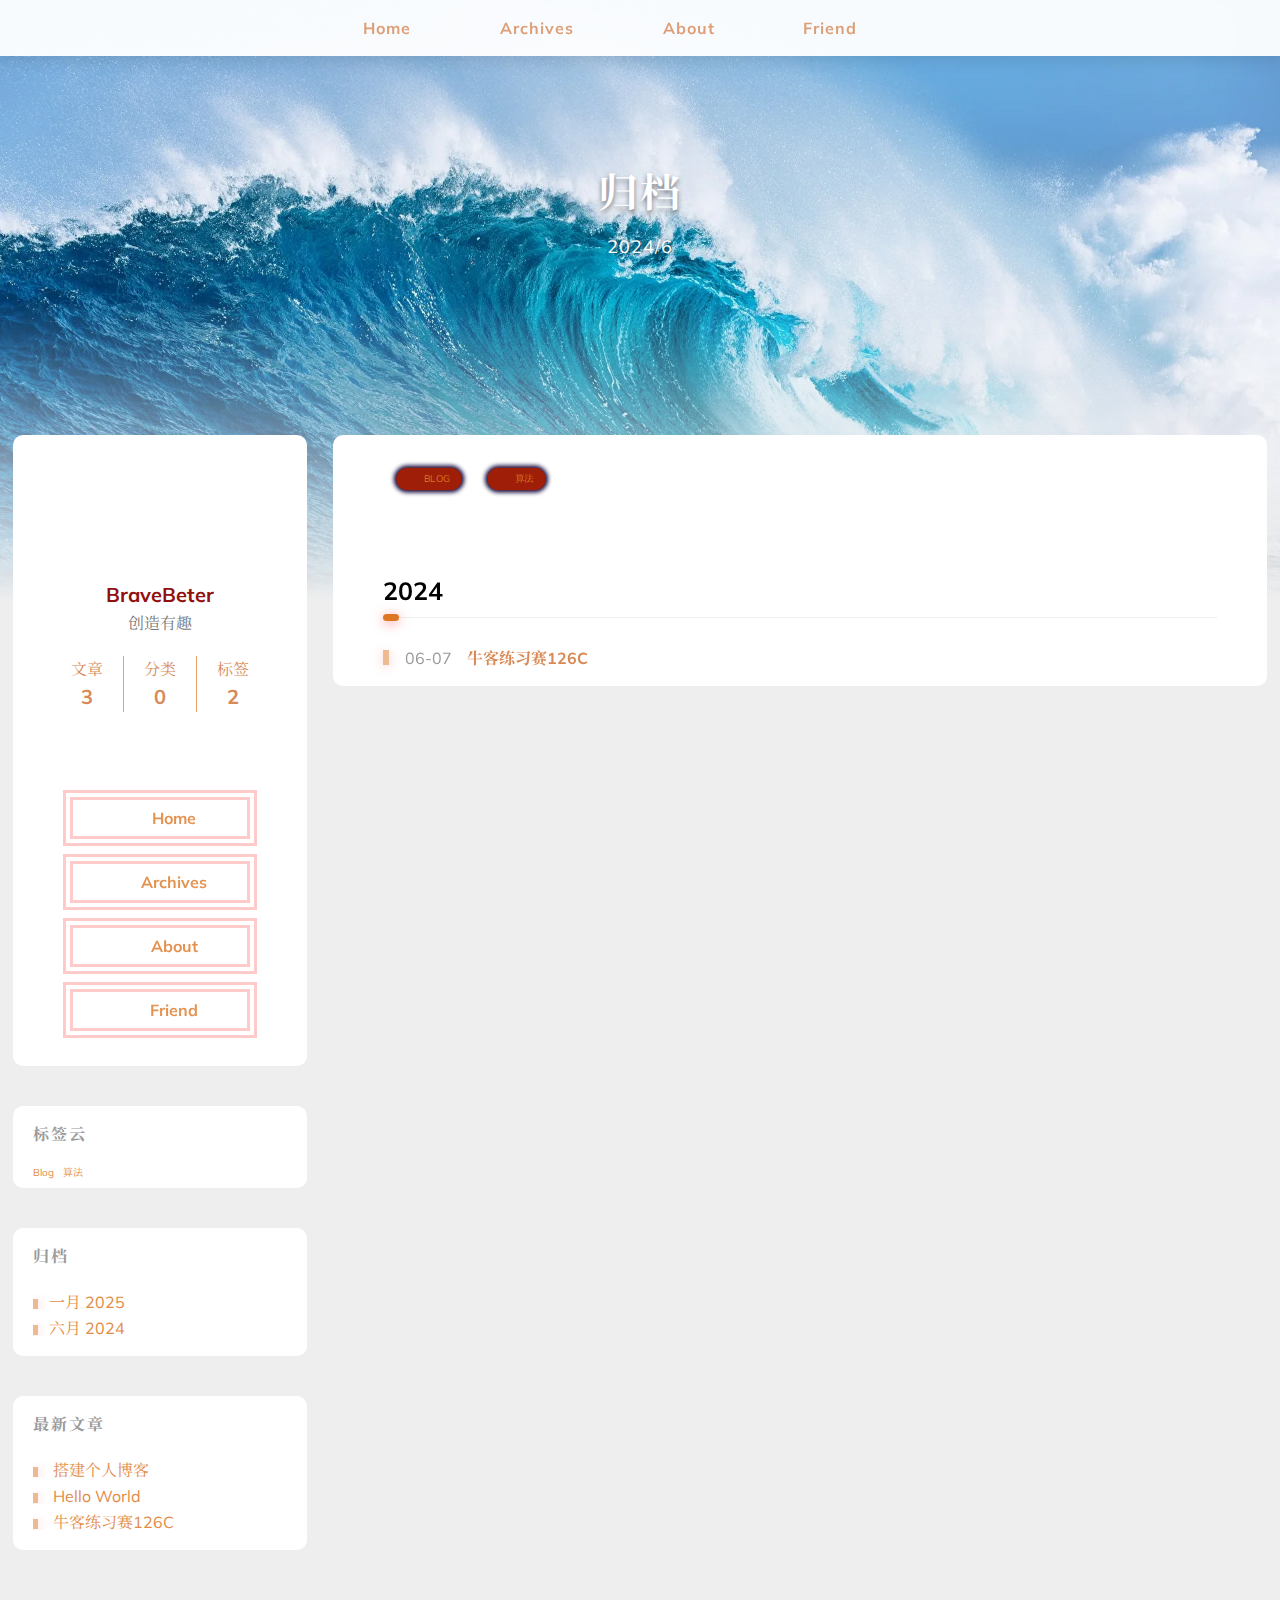
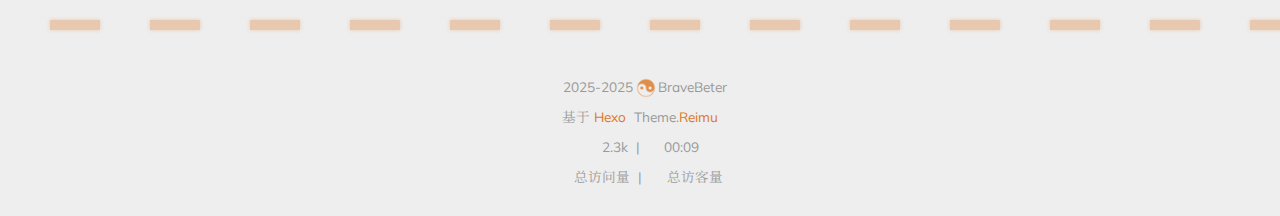
<file: archives/2024/06/index.html>
<!DOCTYPE html>
  <html lang="zh-CN"  >
  <head>
  <meta charset="utf-8">
  
  <script src="https://www.googletagmanager.com/gtag/js?id=true"></script>
  <script data-pjax>
    window.dataLayer = window.dataLayer || [];

    function gtag() {
      dataLayer.push(arguments);
    }

    gtag('js', new Date());
    gtag('config', 'true');
  </script>


  
  <script>
    (function(c,l,a,r,i,t,y){
        c[a]=c[a]||function(){(c[a].q=c[a].q||[]).push(arguments)};
        t=l.createElement(r);t.async=1;t.src="https://www.clarity.ms/tag/"+i;
        y=l.getElementsByTagName(r)[0];y.parentNode.insertBefore(t,y);
    })(window, document, "clarity", "script", "true");
  </script>


  
  <script async src="https://hm.baidu.com/hm.js?true"></script>
  <script data-pjax>
    var _hmt = _hmt || [];
    _hmt.push(["_trackPageview", location.pathname]);
  </script>


  <script>window.REIMU_CONFIG = {};window.REIMU_CONFIG.icon_font = '4552607_tq6stt6tcg';window.REIMU_CONFIG.clipboard_tips = {"success":"复制成功(*^▽^*)","fail":"复制失败 (ﾟ⊿ﾟ)ﾂ","copyright":{"enable":true,"count":50,"content":"本文版权：本博客所有文章除特别声明外，均采用 BY-NC-SA 许可协议。转载请注明出处！"}};window.REIMU_CONFIG.outdate = {"enable":true,"daysAgo":180,"message":"本文最后更新于 {time}，请注意文中内容可能已经发生变化。"};window.REIMU_CONFIG.code_block = {"expand":true};</script>
  
  <title>
    归档: 2024/6 |
    
    BraveBeter&#39;s Blog
  </title>
  <meta name="viewport" content="width=device-width, initial-scale=1, shrink-to-fit=no">
  <link rel="preconnect" href="https://fonts.gstatic.com/" crossorigin><link rel="preload" as="style" href="https://fonts.googleapis.com/css?family=Mulish:400,400italic,700,700italic%7CNoto%20Serif%20SC:400,400italic,700,700italic&display=swap"><link rel="stylesheet" href="https://fonts.googleapis.com/css?family=Mulish:400,400italic,700,700italic%7CNoto%20Serif%20SC:400,400italic,700,700italic&display=swap" media="print" onload="this.media&#x3D;&#39;all&#39;">
  
    <link rel="preload" href="//at.alicdn.com/t/c/font_4552607_tq6stt6tcg.woff2" as="font" type="font/woff2" crossorigin="anonymous">
  
  
    
<link rel="stylesheet" href="/css/loader.css">

  
  
    <meta name="description" content="创造有趣">
<meta property="og:type" content="website">
<meta property="og:title" content="BraveBeter&#39;s Blog">
<meta property="og:url" content="http://www.bravebeter.com/archives/2024/06/index.html">
<meta property="og:site_name" content="BraveBeter&#39;s Blog">
<meta property="og:description" content="创造有趣">
<meta property="og:locale" content="zh_CN">
<meta property="og:image" content="http://www.bravebeter.com/images/banner.webp">
<meta property="article:author" content="BraveBeter">
<meta property="article:tag" content="create something interesting">
<meta name="twitter:card" content="summary">
<meta name="twitter:image" content="http://www.bravebeter.com/images/banner.webp">
  
  
    <link rel="alternate" href="/atom.xml" title="BraveBeter's Blog" type="application/atom+xml">
  
  
    <link rel="shortcut icon" href="/images/favicon.ico">
  
  
<link rel="stylesheet" href="/css/style.css">

  <link rel="preload" href="https://npm.webcache.cn/photoswipe@5.4.4/dist/photoswipe.css" as="style" onload="this.onload=null;this.rel='stylesheet'">
  
  
  
  
  
    
<link rel="stylesheet" href="https://npm.webcache.cn/@reimujs/aos@0.1.0/dist/aos.css">

  
  
    
<link rel="stylesheet" href="https://npm.webcache.cn/aplayer@1.10.1/dist/APlayer.min.css">

  
<meta name="generator" content="Hexo 7.3.0"></head>

  <body>
    
  <div id='loader'>
    <div class="loading-left-bg loading-bg"></div>
    <div class="loading-right-bg loading-bg"></div>
    <div class="spinner-box">
      <div class="loading-taichi">
        
          <svg width="150" height="150" viewBox="0 0 1024 1024" class="icon" version="1.1" xmlns="https://www.w3.org/2000/svg" shape-rendering="geometricPrecision">
            <path d="M303.5 432A80 80 0 0 1 291.5 592A80 80 0 0 1 303.5 432z" fill="var(--red-1, #ff5252)" />
            <path d="M512 65A447 447 0 0 1 512 959L512 929A417 417 0 0 0 512 95A417 417 0 0 0 512 929L512 959A447 447 0 0 1 512 65z 
           M512 95A417 417 0 0 1 929 512A208.5 208.5 0 0 1 720.5 720.5L720.5 592A80 80 0 0 0 720.5 432A80 80 0 0 0 720.5 592L720.5 720.5A208.5 208.5 0 0 1 512 512A208.5 208.5 0 0 0 303.5 303.5A208.5 208.5 0 0 0 95 512A417 417 0 0 1 512 95z" fill="var(--red-1, #ff5252)" />
          </svg>
        
      </div>
      <div class="loading-word">呼呼呼...</div>
    </div>
  </div>
  </div>
  <script>
    var time = null;
    var startLoading = () => {
      time = Date.now();
      document.getElementById('loader').classList.remove("loading");
    }
    var endLoading = () => {
      if (!time) {
        document.body.style.overflow = 'auto';
        document.getElementById('loader').classList.add("loading");
      } else {
        if (Date.now() - time > 500) {
          time = null;
          document.body.style.overflow = 'auto';
          document.getElementById('loader').classList.add("loading");
        } else {
          setTimeout(endLoading, 500 - (Date.now() - time));
          time = null;
        }
      }
    }
    window.addEventListener('DOMContentLoaded', endLoading);
    document.getElementById('loader').addEventListener('click', endLoading);
  </script>

<div id="copy-tooltip" style="pointer-events: none; opacity: 0; transition: all 0.2s ease; position: fixed;top: 50%;left: 50%;z-index: 999;transform: translate(-50%, -50%);color: white;background: rgba(0, 0, 0, 0.5);padding: 10px 15px;border-radius: 10px;">
</div>


    <div id="container">
      <div id="wrap">
        <div id="header-nav">
  <nav id="main-nav">
    
      
        <span class="main-nav-link-wrap">
          <div class="main-nav-icon icon rotate">
            &#xe62b;
          </div>
          <a class="main-nav-link" href="/">Home</a>
        </span>
      
        <span class="main-nav-link-wrap">
          <div class="main-nav-icon icon rotate">
            &#xe62b;
          </div>
          <a class="main-nav-link" href="/archives">Archives</a>
        </span>
      
        <span class="main-nav-link-wrap">
          <div class="main-nav-icon icon rotate">
            &#xe62b;
          </div>
          <a class="main-nav-link" href="/about">About</a>
        </span>
      
        <span class="main-nav-link-wrap">
          <div class="main-nav-icon icon rotate">
            &#xe62b;
          </div>
          <a class="main-nav-link" href="/friend">Friend</a>
        </span>
      
    
    <a id="main-nav-toggle" class="nav-icon"></a>
  </nav>
  <nav id="sub-nav">
    
      <a id="nav-rss-link" class="nav-icon" href="/atom.xml" title="RSS 订阅" target="_blank"></a>
    
    
    
  </nav>
</div>
<header id="header">
  
    <picture>
      
    </picture>
    
      <img fetchpriority="high" src="/images/Ocean.webp" alt="">
    
  
  <div id="header-outer">
    <div id="header-title">
      
        
        
          <a href="/" id="logo">
            <h1 data-aos="slide-up">归档</h1>
          </a>
        
      
      
        
        <h2 id="subtitle-wrap" data-aos="slide-down">
          
            <a href="/" id="subtitle">2024/6</a>
          
        </h2>
      
    </div>
  </div>
</header>

        <div id="content" class="sidebar-left"  >
          <aside id="sidebar">
  
    <div id="aplayer" theme="var(--color-link)" data-aos="fade-up"></div>
  
  
  <div class="sidebar-wrapper ">
    <div class="sidebar-wrap" data-aos="fade-up">
      
        <div class="sidebar-author">
  <img data-src="/avatar/dihuang.webp" data-sizes="auto" alt="BraveBeter" class="lazyload">
  <div class="sidebar-author-name">BraveBeter</div>
  <div class="sidebar-description">创造有趣</div>
</div>
<div class="sidebar-state">
  <div class="sidebar-state-article">
    <div>文章</div>
    <div class="sidebar-state-number">3</div>
  </div>
  <div class="sidebar-state-category">
    <div>分类</div>
    <div class="sidebar-state-number">0</div>
  </div>
  <div class="sidebar-state-tag">
    <div>标签</div>
    <div class="sidebar-state-number">2</div>
  </div>
</div>
<div class="sidebar-social">
  
    <div class="icon-github sidebar-social-icon">
      <a href=https://github.com/Luanxiaorui itemprop="url" target="_blank" aria-label="github" rel="noopener external nofollow noreferrer"></a>
    </div>
  
</div>
<div class="sidebar-menu">
  
    
      <div class="sidebar-menu-link-wrap">
        <a class="sidebar-menu-link-dummy" href="/" aria-label="Home"></a>
        <div class="sidebar-menu-icon icon rotate">
          &#xe62b;
        </div>
        <div class="sidebar-menu-link">Home</div>
      </div>
    
      <div class="sidebar-menu-link-wrap">
        <a class="sidebar-menu-link-dummy" href="/archives" aria-label="Archives"></a>
        <div class="sidebar-menu-icon icon rotate">
          &#xe62b;
        </div>
        <div class="sidebar-menu-link">Archives</div>
      </div>
    
      <div class="sidebar-menu-link-wrap">
        <a class="sidebar-menu-link-dummy" href="/about" aria-label="About"></a>
        <div class="sidebar-menu-icon icon rotate">
          &#xe62b;
        </div>
        <div class="sidebar-menu-link">About</div>
      </div>
    
      <div class="sidebar-menu-link-wrap">
        <a class="sidebar-menu-link-dummy" href="/friend" aria-label="Friend"></a>
        <div class="sidebar-menu-icon icon rotate">
          &#xe62b;
        </div>
        <div class="sidebar-menu-link">Friend</div>
      </div>
    
  
</div>

      
      
    </div>
  </div>

  <div class="sidebar-widget">
  
    
      

    
      
  <div class="widget-wrapper">
    <div class="widget-wrap" data-aos="fade-up">
      <h3 class="widget-title">标签云</h3>
      <div class="widget tagcloud">
        <a href="/tags/Blog/" style="font-size: 10px;">Blog</a> <a href="/tags/%E7%AE%97%E6%B3%95/" style="font-size: 10px;">算法</a>
      </div>
    </div>
  </div>


    
      
  <div class="widget-wrapper">
    <div class="widget-wrap" data-aos="fade-up">
      <h3 class="widget-title">归档</h3>
      <div class="widget">
        <ul class="archive-list"><li class="archive-list-item"><a class="archive-list-link" href="/archives/2025/01/">一月 2025</a></li><li class="archive-list-item"><a class="archive-list-link" href="/archives/2024/06/">六月 2024</a></li></ul>
      </div>
    </div>
  </div>


    
      
  <div class="widget-wrapper">
    <div class="widget-wrap" data-aos="fade-up">
      <h3 class="widget-title">最新文章</h3>
      <div class="widget">
        <ul>
          
            <li>
              <a href="/2025/01/14/%E6%90%AD%E5%BB%BA%E5%8D%9A%E5%AE%A2/?">搭建个人博客</a>
            </li>
          
            <li>
              <a href="/2025/01/01/hello-world/?">Hello World</a>
            </li>
          
            <li>
              <a href="/2024/06/07/%E7%89%9B%E5%AE%A2%E7%BB%83%E4%B9%A0%E8%B5%9B126C/?">牛客练习赛126C</a>
            </li>
          
        </ul>
      </div>
    </div>
  </div>


    
  
  </div>
</aside>

          <section id="main">
<div class="archives-outer-wrap" data-aos="fade-up">
  <div class="tag-wrap">
    
      <div class="archives-tag-list-item" data-aos="zoom-in">
        <a class="archives-tag-list-link" href="/tags/Blog/">Blog</a>
      </div>
    
      <div class="archives-tag-list-item" data-aos="zoom-in">
        <a class="archives-tag-list-link" href="/tags/%E7%AE%97%E6%B3%95/">算法</a>
      </div>
    
  </div>
  <div class="category-wrap">
    
  </div>
  
  
    
    
      
      
      <section class="archives-wrap" data-aos="fade-up">
        <div class="archive-year-wrap">
          <a href="/archives/2024" class="archive-year">2024</a>
        </div>
        <ul>
          
          <li class="archive-article">
  <div class="archive-article-date-wrap">
    <a href="/2024/06/07/%E7%89%9B%E5%AE%A2%E7%BB%83%E4%B9%A0%E8%B5%9B126C/?">
      <time class="dt-published" datetime="2024-06-07T14:18:35.000Z" itemprop="datePublished">06-07</time>
    </a>
  </div>
  
    <a class="archive-article-title" href="/2024/06/07/%E7%89%9B%E5%AE%A2%E7%BB%83%E4%B9%A0%E8%B5%9B126C/?">牛客练习赛126C</a>
  
</li>

          
          
        </ul>
      </section>
  
  </div>



</section>
        </div>
        
        
        <footer id="footer">
  <div style="width: 100%; overflow: hidden">
    <div class="footer-line"></div>
  </div>
  <div id="footer-info">
    
    <div>
      <span class="icon-copyright"></span>
      2025-2025
      <span class="footer-info-sep rotate"></span>
      BraveBeter
    </div>
    
      <div>
        基于&nbsp;<a href="https://hexo.io/" rel="noopener external nofollow noreferrer" target="_blank">Hexo</a>&nbsp;
        Theme.<a href="https://github.com/D-Sketon/hexo-theme-reimu" rel="noopener external nofollow noreferrer" target="_blank">Reimu</a>
      </div>
    
    
      <div>
        <span class="icon-brush"></span>
        2.3k
        &nbsp;|&nbsp;
        <span class="icon-coffee"></span>
        00:09
      </div>
    
    
    
    
      <div>
        <span class="icon-eye"></span>
        <span id="busuanzi_container_site_pv">总访问量&nbsp;<span id="busuanzi_value_site_pv"></span></span>
        &nbsp;|&nbsp;
        <span class="icon-user"></span>
        <span id="busuanzi_container_site_uv">总访客量&nbsp;<span id="busuanzi_value_site_uv"></span></span>
      </div>
    
  </div>
</footer>

        
          <div class="sidebar-top">
            <div class="sidebar-top-taichi rotate"></div>
            <div class="arrow-up"></div>
          </div>
        
        <div id="mask" class="hide"></div>
      </div>
      <nav id="mobile-nav">
  <div class="sidebar-wrap">
    
      <div class="sidebar-author">
  <img data-src="/avatar/dihuang.webp" data-sizes="auto" alt="BraveBeter" class="lazyload">
  <div class="sidebar-author-name">BraveBeter</div>
  <div class="sidebar-description">创造有趣</div>
</div>
<div class="sidebar-state">
  <div class="sidebar-state-article">
    <div>文章</div>
    <div class="sidebar-state-number">3</div>
  </div>
  <div class="sidebar-state-category">
    <div>分类</div>
    <div class="sidebar-state-number">0</div>
  </div>
  <div class="sidebar-state-tag">
    <div>标签</div>
    <div class="sidebar-state-number">2</div>
  </div>
</div>
<div class="sidebar-social">
  
    <div class="icon-github sidebar-social-icon">
      <a href=https://github.com/Luanxiaorui itemprop="url" target="_blank" aria-label="github" rel="noopener external nofollow noreferrer"></a>
    </div>
  
</div>
<div class="sidebar-menu">
  
    
      <div class="sidebar-menu-link-wrap">
        <a class="sidebar-menu-link-dummy" href="/" aria-label="Home"></a>
        <div class="sidebar-menu-icon icon rotate">
          &#xe62b;
        </div>
        <div class="sidebar-menu-link">Home</div>
      </div>
    
      <div class="sidebar-menu-link-wrap">
        <a class="sidebar-menu-link-dummy" href="/archives" aria-label="Archives"></a>
        <div class="sidebar-menu-icon icon rotate">
          &#xe62b;
        </div>
        <div class="sidebar-menu-link">Archives</div>
      </div>
    
      <div class="sidebar-menu-link-wrap">
        <a class="sidebar-menu-link-dummy" href="/about" aria-label="About"></a>
        <div class="sidebar-menu-icon icon rotate">
          &#xe62b;
        </div>
        <div class="sidebar-menu-link">About</div>
      </div>
    
      <div class="sidebar-menu-link-wrap">
        <a class="sidebar-menu-link-dummy" href="/friend" aria-label="Friend"></a>
        <div class="sidebar-menu-icon icon rotate">
          &#xe62b;
        </div>
        <div class="sidebar-menu-link">Friend</div>
      </div>
    
  
</div>

    
  </div>
  
</nav>

    </div>
    
    
<script src="https://npm.webcache.cn/lazysizes@5.3.2/lazysizes.min.js" integrity="sha384-3gT&#x2F;vsepWkfz&#x2F;ff7PpWNUeMzeWoH3cDhm&#x2F;A8jM7ouoAK0&#x2F;fP&#x2F;9bcHHR5kHq2nf+e" crossorigin="anonymous"></script>


<script src="https://npm.webcache.cn/clipboard@2.0.11/dist/clipboard.min.js" integrity="sha384-J08i8An&#x2F;QeARD9ExYpvphB8BsyOj3Gh2TSh1aLINKO3L0cMSH2dN3E22zFoXEi0Q" crossorigin="anonymous"></script>



<script src="/js/script.js"></script>



  
<script src="/js/aos.js"></script>

  <script>
    var aosInit = () => {
      AOS.init({
        duration: 1000,
        easing: "ease",
        once: true,
        offset: 50,
      });
    };
    if (document.readyState === 'loading') {
      document.addEventListener('DOMContentLoaded', aosInit);
    } else {
      aosInit();
    }
  </script>



<script src="/js/pjax_script.js" data-pjax></script>







  
<script src="https://npm.webcache.cn/mouse-firework@0.0.6/dist/index.umd.js" integrity="sha384-vkGvf25gm1C1PbcoD5dNfc137HzNL&#x2F;hr1RKA5HniJOaawtvUmH5lTVFgFAruE9Ge" crossorigin="anonymous"></script>

  <script>
    window.firework && window.firework(JSON.parse('{"excludeElements":["a","button"],"particles":[{"shape":"circle","move":["emit"],"easing":"easeOutExpo","colors":["#ff5252","#ff7c7c","#ffafaf","#ffd0d0"],"number":20,"duration":[1200,1800],"shapeOptions":{"radius":[16,32],"alpha":[0.3,0.5]}},{"shape":"circle","move":["diffuse"],"easing":"easeOutExpo","colors":["#ff0000"],"number":1,"duration":[1200,1800],"shapeOptions":{"radius":20,"alpha":[0.2,0.5],"lineWidth":6}}]}'))
  </script>









  
<script src="https://npm.webcache.cn/quicklink@2.3.0/dist/quicklink.umd.js" integrity="sha384-aD7FsuQkS1ohgFKY41fJfeA+Wd&#x2F;QRNnrOd9Bs58K3FzKdJJv8yPnYU8Tnp5z1agS" crossorigin="anonymous"></script>

  <script data-pjax>
    window.quicklink?.listen({
      timeout: 3000,
      priority: true,
      ignores: []
    });
  </script>


<div id="lazy-script">
  <div>
    
    
      
    
    
  </div>
</div>


  <script>
    console.log(String.raw`%c 
 ______     ______     __     __    __     __  __    
/\  == \   /\  ___\   /\ \   /\ "-./  \   /\ \/\ \   
\ \  __<   \ \  __\   \ \ \  \ \ \-./\ \  \ \ \_\ \  
 \ \_\ \_\  \ \_____\  \ \_\  \ \_\ \ \_\  \ \_____\ 
  \/_/ /_/   \/_____/   \/_/   \/_/  \/_/   \/_____/ 
                                                  
`,'color: #ff5252;')
    console.log('%c Theme.Reimu v' + '1.2.0' + ' %c https://github.com/D-Sketon/hexo-theme-reimu ', 'color: white; background: #ff5252; padding:5px 0;', 'padding:4px;border:1px solid #ff5252;')
  </script>
  

<script data-pjax>
  var updateTime = _$('#post-update-time')?.innerHTML;

  if (updateTime) {
    const update = new Date(updateTime);
    const now = new Date();
    const diff = now - update;
    const days = diff / 86400000;
    const { daysAgo, message: template } = window.REIMU_CONFIG.outdate;
    if (days >= daysAgo) {
      const message = template.replace(/{time}/, updateTime);
      const blockquote = _$('#outdate-blockquote');
      if (blockquote) {
        blockquote.querySelector('p').innerText = message;
        blockquote.style.display = 'block';
      }
    }
  }
</script>


  
<script src="https://npm.webcache.cn/busuanzi@2.3.0/bsz.pure.mini.js" integrity="sha384-0M75wtSkhjIInv4coYlaJU83+OypaRCIq2SukQVQX04eGTCBXJDuWAbJet56id+S" crossorigin="anonymous" async></script>




<script>
  if ('serviceWorker' in navigator) {
    navigator.serviceWorker.getRegistrations().then((registrations) => {
      for (let registration of registrations) {
        registration.unregister();
      }
    });
  }
</script>





  
<script src="https://npm.webcache.cn/aplayer@1.10.1/dist/APlayer.min.js" integrity="sha384-gdGYZwHnfJM54evoZhpO0s6ZF5BQiybkiyW7VXr+h5UfruuRL&#x2F;aORyw+5+HZoU6e" crossorigin="anonymous"></script>

  
    <script>
      const ap = new APlayer({
        container: document.getElementById('aplayer'),
        audio: [{"name":"Riptide","artist":"the chainsmokers","url":"The Chainsmokers - Riptide.mp3","cover":"images/riptide.jpg"}] || [],
        fixed: null || false,
        autoplay: null || false,
        loop: '' || 'all',
        order: '' || 'list',
        preload: '' || 'auto',
        volume: null || 0.7,
        mutex: null || true,
        listFolded: null || false,
      });
    </script>
  



  </body>
  </html>
</file>
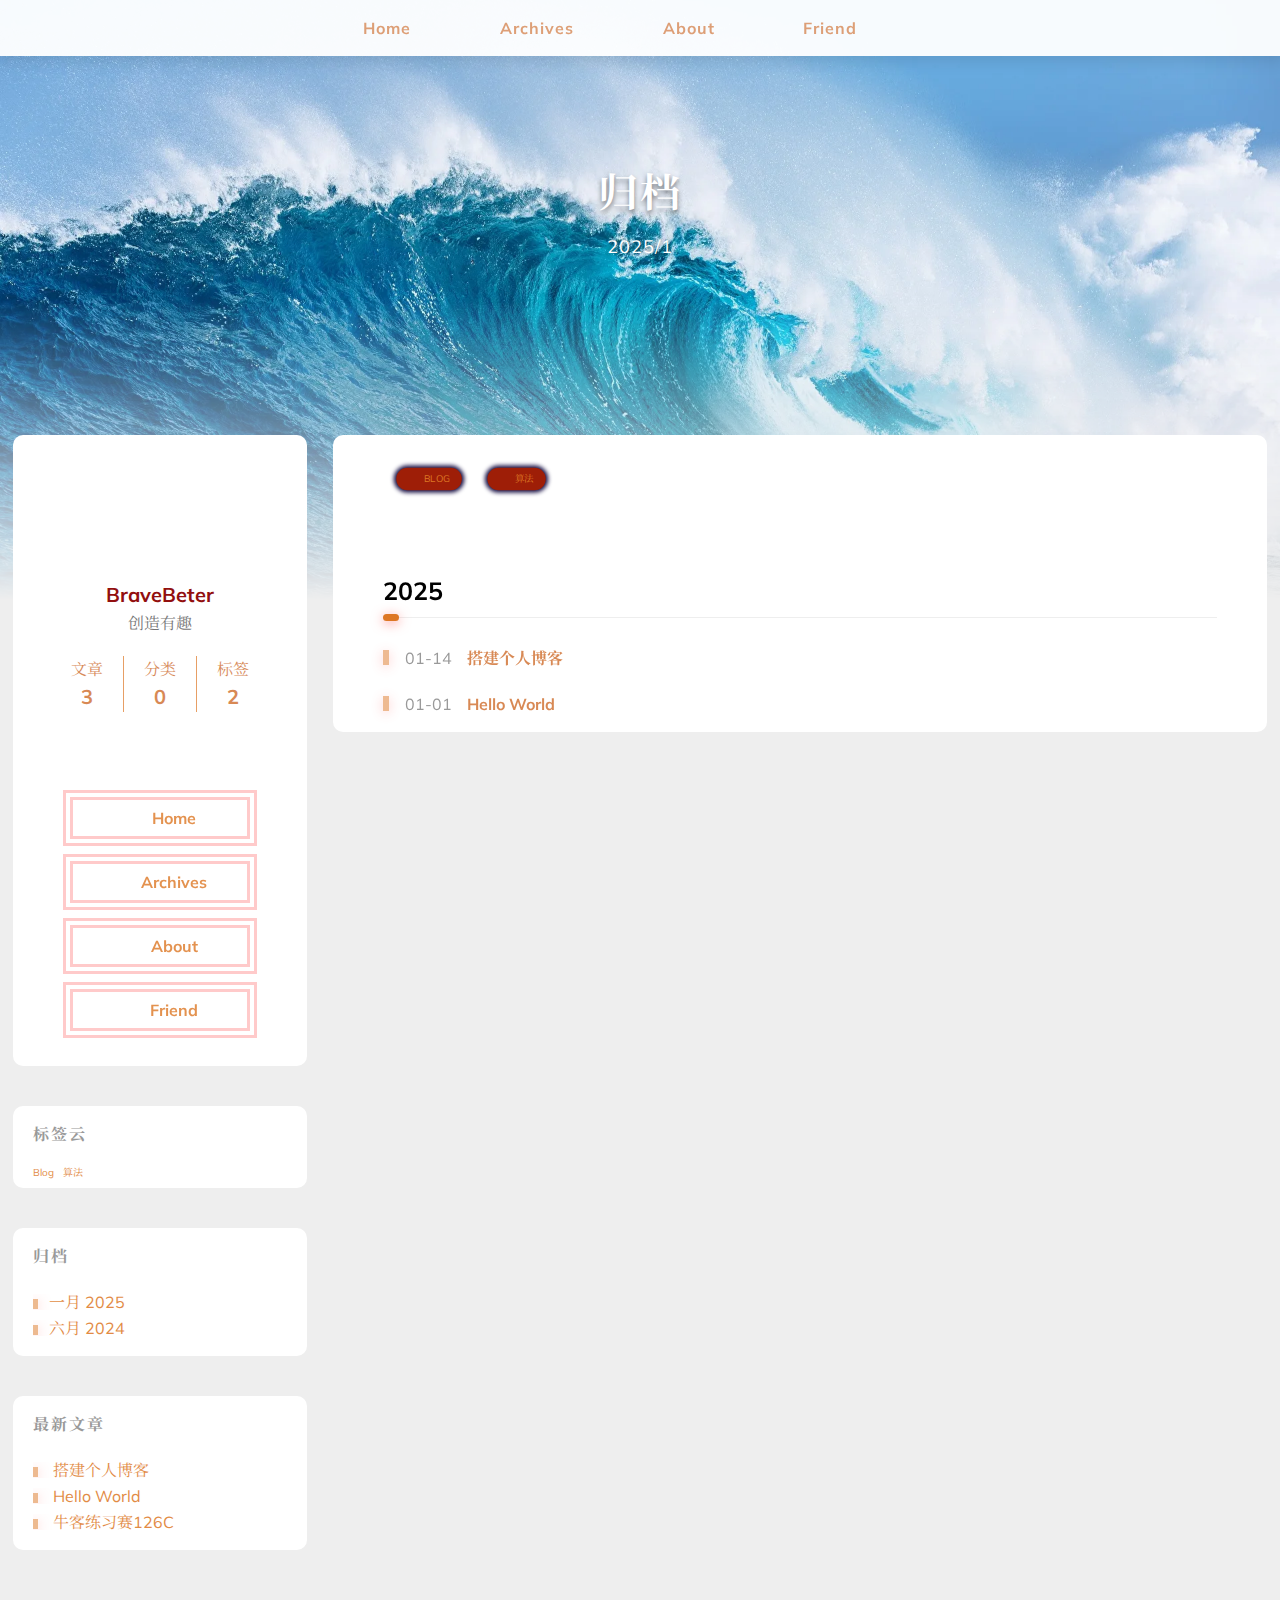
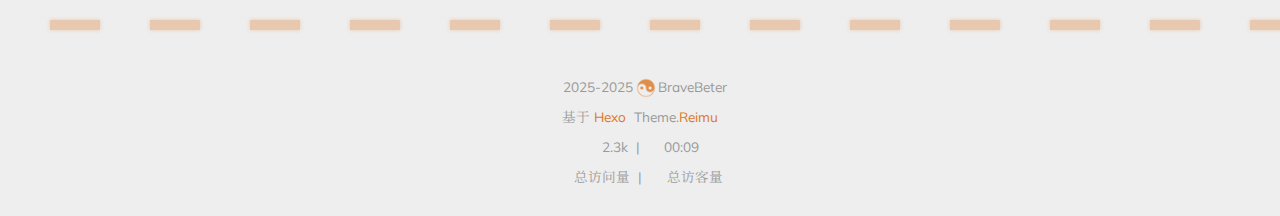
<file: archives/2025/01/index.html>
<!DOCTYPE html>
  <html lang="zh-CN"  >
  <head>
  <meta charset="utf-8">
  
  <script src="https://www.googletagmanager.com/gtag/js?id=true"></script>
  <script data-pjax>
    window.dataLayer = window.dataLayer || [];

    function gtag() {
      dataLayer.push(arguments);
    }

    gtag('js', new Date());
    gtag('config', 'true');
  </script>


  
  <script>
    (function(c,l,a,r,i,t,y){
        c[a]=c[a]||function(){(c[a].q=c[a].q||[]).push(arguments)};
        t=l.createElement(r);t.async=1;t.src="https://www.clarity.ms/tag/"+i;
        y=l.getElementsByTagName(r)[0];y.parentNode.insertBefore(t,y);
    })(window, document, "clarity", "script", "true");
  </script>


  
  <script async src="https://hm.baidu.com/hm.js?true"></script>
  <script data-pjax>
    var _hmt = _hmt || [];
    _hmt.push(["_trackPageview", location.pathname]);
  </script>


  <script>window.REIMU_CONFIG = {};window.REIMU_CONFIG.icon_font = '4552607_tq6stt6tcg';window.REIMU_CONFIG.clipboard_tips = {"success":"复制成功(*^▽^*)","fail":"复制失败 (ﾟ⊿ﾟ)ﾂ","copyright":{"enable":true,"count":50,"content":"本文版权：本博客所有文章除特别声明外，均采用 BY-NC-SA 许可协议。转载请注明出处！"}};window.REIMU_CONFIG.outdate = {"enable":true,"daysAgo":180,"message":"本文最后更新于 {time}，请注意文中内容可能已经发生变化。"};window.REIMU_CONFIG.code_block = {"expand":true};</script>
  
  <title>
    归档: 2025/1 |
    
    BraveBeter&#39;s Blog
  </title>
  <meta name="viewport" content="width=device-width, initial-scale=1, shrink-to-fit=no">
  <link rel="preconnect" href="https://fonts.gstatic.com/" crossorigin><link rel="preload" as="style" href="https://fonts.googleapis.com/css?family=Mulish:400,400italic,700,700italic%7CNoto%20Serif%20SC:400,400italic,700,700italic&display=swap"><link rel="stylesheet" href="https://fonts.googleapis.com/css?family=Mulish:400,400italic,700,700italic%7CNoto%20Serif%20SC:400,400italic,700,700italic&display=swap" media="print" onload="this.media&#x3D;&#39;all&#39;">
  
    <link rel="preload" href="//at.alicdn.com/t/c/font_4552607_tq6stt6tcg.woff2" as="font" type="font/woff2" crossorigin="anonymous">
  
  
    
<link rel="stylesheet" href="/css/loader.css">

  
  
    <meta name="description" content="创造有趣">
<meta property="og:type" content="website">
<meta property="og:title" content="BraveBeter&#39;s Blog">
<meta property="og:url" content="http://www.bravebeter.com/archives/2025/01/index.html">
<meta property="og:site_name" content="BraveBeter&#39;s Blog">
<meta property="og:description" content="创造有趣">
<meta property="og:locale" content="zh_CN">
<meta property="og:image" content="http://www.bravebeter.com/images/banner.webp">
<meta property="article:author" content="BraveBeter">
<meta property="article:tag" content="create something interesting">
<meta name="twitter:card" content="summary">
<meta name="twitter:image" content="http://www.bravebeter.com/images/banner.webp">
  
  
    <link rel="alternate" href="/atom.xml" title="BraveBeter's Blog" type="application/atom+xml">
  
  
    <link rel="shortcut icon" href="/images/favicon.ico">
  
  
<link rel="stylesheet" href="/css/style.css">

  <link rel="preload" href="https://npm.webcache.cn/photoswipe@5.4.4/dist/photoswipe.css" as="style" onload="this.onload=null;this.rel='stylesheet'">
  
  
  
  
  
    
<link rel="stylesheet" href="https://npm.webcache.cn/@reimujs/aos@0.1.0/dist/aos.css">

  
  
    
<link rel="stylesheet" href="https://npm.webcache.cn/aplayer@1.10.1/dist/APlayer.min.css">

  
<meta name="generator" content="Hexo 7.3.0"></head>

  <body>
    
  <div id='loader'>
    <div class="loading-left-bg loading-bg"></div>
    <div class="loading-right-bg loading-bg"></div>
    <div class="spinner-box">
      <div class="loading-taichi">
        
          <svg width="150" height="150" viewBox="0 0 1024 1024" class="icon" version="1.1" xmlns="https://www.w3.org/2000/svg" shape-rendering="geometricPrecision">
            <path d="M303.5 432A80 80 0 0 1 291.5 592A80 80 0 0 1 303.5 432z" fill="var(--red-1, #ff5252)" />
            <path d="M512 65A447 447 0 0 1 512 959L512 929A417 417 0 0 0 512 95A417 417 0 0 0 512 929L512 959A447 447 0 0 1 512 65z 
           M512 95A417 417 0 0 1 929 512A208.5 208.5 0 0 1 720.5 720.5L720.5 592A80 80 0 0 0 720.5 432A80 80 0 0 0 720.5 592L720.5 720.5A208.5 208.5 0 0 1 512 512A208.5 208.5 0 0 0 303.5 303.5A208.5 208.5 0 0 0 95 512A417 417 0 0 1 512 95z" fill="var(--red-1, #ff5252)" />
          </svg>
        
      </div>
      <div class="loading-word">呼呼呼...</div>
    </div>
  </div>
  </div>
  <script>
    var time = null;
    var startLoading = () => {
      time = Date.now();
      document.getElementById('loader').classList.remove("loading");
    }
    var endLoading = () => {
      if (!time) {
        document.body.style.overflow = 'auto';
        document.getElementById('loader').classList.add("loading");
      } else {
        if (Date.now() - time > 500) {
          time = null;
          document.body.style.overflow = 'auto';
          document.getElementById('loader').classList.add("loading");
        } else {
          setTimeout(endLoading, 500 - (Date.now() - time));
          time = null;
        }
      }
    }
    window.addEventListener('DOMContentLoaded', endLoading);
    document.getElementById('loader').addEventListener('click', endLoading);
  </script>

<div id="copy-tooltip" style="pointer-events: none; opacity: 0; transition: all 0.2s ease; position: fixed;top: 50%;left: 50%;z-index: 999;transform: translate(-50%, -50%);color: white;background: rgba(0, 0, 0, 0.5);padding: 10px 15px;border-radius: 10px;">
</div>


    <div id="container">
      <div id="wrap">
        <div id="header-nav">
  <nav id="main-nav">
    
      
        <span class="main-nav-link-wrap">
          <div class="main-nav-icon icon rotate">
            &#xe62b;
          </div>
          <a class="main-nav-link" href="/">Home</a>
        </span>
      
        <span class="main-nav-link-wrap">
          <div class="main-nav-icon icon rotate">
            &#xe62b;
          </div>
          <a class="main-nav-link" href="/archives">Archives</a>
        </span>
      
        <span class="main-nav-link-wrap">
          <div class="main-nav-icon icon rotate">
            &#xe62b;
          </div>
          <a class="main-nav-link" href="/about">About</a>
        </span>
      
        <span class="main-nav-link-wrap">
          <div class="main-nav-icon icon rotate">
            &#xe62b;
          </div>
          <a class="main-nav-link" href="/friend">Friend</a>
        </span>
      
    
    <a id="main-nav-toggle" class="nav-icon"></a>
  </nav>
  <nav id="sub-nav">
    
      <a id="nav-rss-link" class="nav-icon" href="/atom.xml" title="RSS 订阅" target="_blank"></a>
    
    
    
  </nav>
</div>
<header id="header">
  
    <picture>
      
    </picture>
    
      <img fetchpriority="high" src="/images/Ocean.webp" alt="">
    
  
  <div id="header-outer">
    <div id="header-title">
      
        
        
          <a href="/" id="logo">
            <h1 data-aos="slide-up">归档</h1>
          </a>
        
      
      
        
        <h2 id="subtitle-wrap" data-aos="slide-down">
          
            <a href="/" id="subtitle">2025/1</a>
          
        </h2>
      
    </div>
  </div>
</header>

        <div id="content" class="sidebar-left"  >
          <aside id="sidebar">
  
    <div id="aplayer" theme="var(--color-link)" data-aos="fade-up"></div>
  
  
  <div class="sidebar-wrapper ">
    <div class="sidebar-wrap" data-aos="fade-up">
      
        <div class="sidebar-author">
  <img data-src="/avatar/dihuang.webp" data-sizes="auto" alt="BraveBeter" class="lazyload">
  <div class="sidebar-author-name">BraveBeter</div>
  <div class="sidebar-description">创造有趣</div>
</div>
<div class="sidebar-state">
  <div class="sidebar-state-article">
    <div>文章</div>
    <div class="sidebar-state-number">3</div>
  </div>
  <div class="sidebar-state-category">
    <div>分类</div>
    <div class="sidebar-state-number">0</div>
  </div>
  <div class="sidebar-state-tag">
    <div>标签</div>
    <div class="sidebar-state-number">2</div>
  </div>
</div>
<div class="sidebar-social">
  
    <div class="icon-github sidebar-social-icon">
      <a href=https://github.com/Luanxiaorui itemprop="url" target="_blank" aria-label="github" rel="noopener external nofollow noreferrer"></a>
    </div>
  
</div>
<div class="sidebar-menu">
  
    
      <div class="sidebar-menu-link-wrap">
        <a class="sidebar-menu-link-dummy" href="/" aria-label="Home"></a>
        <div class="sidebar-menu-icon icon rotate">
          &#xe62b;
        </div>
        <div class="sidebar-menu-link">Home</div>
      </div>
    
      <div class="sidebar-menu-link-wrap">
        <a class="sidebar-menu-link-dummy" href="/archives" aria-label="Archives"></a>
        <div class="sidebar-menu-icon icon rotate">
          &#xe62b;
        </div>
        <div class="sidebar-menu-link">Archives</div>
      </div>
    
      <div class="sidebar-menu-link-wrap">
        <a class="sidebar-menu-link-dummy" href="/about" aria-label="About"></a>
        <div class="sidebar-menu-icon icon rotate">
          &#xe62b;
        </div>
        <div class="sidebar-menu-link">About</div>
      </div>
    
      <div class="sidebar-menu-link-wrap">
        <a class="sidebar-menu-link-dummy" href="/friend" aria-label="Friend"></a>
        <div class="sidebar-menu-icon icon rotate">
          &#xe62b;
        </div>
        <div class="sidebar-menu-link">Friend</div>
      </div>
    
  
</div>

      
      
    </div>
  </div>

  <div class="sidebar-widget">
  
    
      

    
      
  <div class="widget-wrapper">
    <div class="widget-wrap" data-aos="fade-up">
      <h3 class="widget-title">标签云</h3>
      <div class="widget tagcloud">
        <a href="/tags/Blog/" style="font-size: 10px;">Blog</a> <a href="/tags/%E7%AE%97%E6%B3%95/" style="font-size: 10px;">算法</a>
      </div>
    </div>
  </div>


    
      
  <div class="widget-wrapper">
    <div class="widget-wrap" data-aos="fade-up">
      <h3 class="widget-title">归档</h3>
      <div class="widget">
        <ul class="archive-list"><li class="archive-list-item"><a class="archive-list-link" href="/archives/2025/01/">一月 2025</a></li><li class="archive-list-item"><a class="archive-list-link" href="/archives/2024/06/">六月 2024</a></li></ul>
      </div>
    </div>
  </div>


    
      
  <div class="widget-wrapper">
    <div class="widget-wrap" data-aos="fade-up">
      <h3 class="widget-title">最新文章</h3>
      <div class="widget">
        <ul>
          
            <li>
              <a href="/2025/01/14/%E6%90%AD%E5%BB%BA%E5%8D%9A%E5%AE%A2/?">搭建个人博客</a>
            </li>
          
            <li>
              <a href="/2025/01/01/hello-world/?">Hello World</a>
            </li>
          
            <li>
              <a href="/2024/06/07/%E7%89%9B%E5%AE%A2%E7%BB%83%E4%B9%A0%E8%B5%9B126C/?">牛客练习赛126C</a>
            </li>
          
        </ul>
      </div>
    </div>
  </div>


    
  
  </div>
</aside>

          <section id="main">
<div class="archives-outer-wrap" data-aos="fade-up">
  <div class="tag-wrap">
    
      <div class="archives-tag-list-item" data-aos="zoom-in">
        <a class="archives-tag-list-link" href="/tags/Blog/">Blog</a>
      </div>
    
      <div class="archives-tag-list-item" data-aos="zoom-in">
        <a class="archives-tag-list-link" href="/tags/%E7%AE%97%E6%B3%95/">算法</a>
      </div>
    
  </div>
  <div class="category-wrap">
    
  </div>
  
  
    
    
      
      
      <section class="archives-wrap" data-aos="fade-up">
        <div class="archive-year-wrap">
          <a href="/archives/2025" class="archive-year">2025</a>
        </div>
        <ul>
          
          <li class="archive-article">
  <div class="archive-article-date-wrap">
    <a href="/2025/01/14/%E6%90%AD%E5%BB%BA%E5%8D%9A%E5%AE%A2/?">
      <time class="dt-published" datetime="2025-01-14T13:09:54.000Z" itemprop="datePublished">01-14</time>
    </a>
  </div>
  
    <a class="archive-article-title" href="/2025/01/14/%E6%90%AD%E5%BB%BA%E5%8D%9A%E5%AE%A2/?">搭建个人博客</a>
  
</li>

          
    
    
          <li class="archive-article">
  <div class="archive-article-date-wrap">
    <a href="/2025/01/01/hello-world/?">
      <time class="dt-published" datetime="2025-01-01T06:22:43.724Z" itemprop="datePublished">01-01</time>
    </a>
  </div>
  
    <a class="archive-article-title" href="/2025/01/01/hello-world/?">Hello World</a>
  
</li>

          
          
        </ul>
      </section>
  
  </div>



</section>
        </div>
        
        
        <footer id="footer">
  <div style="width: 100%; overflow: hidden">
    <div class="footer-line"></div>
  </div>
  <div id="footer-info">
    
    <div>
      <span class="icon-copyright"></span>
      2025-2025
      <span class="footer-info-sep rotate"></span>
      BraveBeter
    </div>
    
      <div>
        基于&nbsp;<a href="https://hexo.io/" rel="noopener external nofollow noreferrer" target="_blank">Hexo</a>&nbsp;
        Theme.<a href="https://github.com/D-Sketon/hexo-theme-reimu" rel="noopener external nofollow noreferrer" target="_blank">Reimu</a>
      </div>
    
    
      <div>
        <span class="icon-brush"></span>
        2.3k
        &nbsp;|&nbsp;
        <span class="icon-coffee"></span>
        00:09
      </div>
    
    
    
    
      <div>
        <span class="icon-eye"></span>
        <span id="busuanzi_container_site_pv">总访问量&nbsp;<span id="busuanzi_value_site_pv"></span></span>
        &nbsp;|&nbsp;
        <span class="icon-user"></span>
        <span id="busuanzi_container_site_uv">总访客量&nbsp;<span id="busuanzi_value_site_uv"></span></span>
      </div>
    
  </div>
</footer>

        
          <div class="sidebar-top">
            <div class="sidebar-top-taichi rotate"></div>
            <div class="arrow-up"></div>
          </div>
        
        <div id="mask" class="hide"></div>
      </div>
      <nav id="mobile-nav">
  <div class="sidebar-wrap">
    
      <div class="sidebar-author">
  <img data-src="/avatar/dihuang.webp" data-sizes="auto" alt="BraveBeter" class="lazyload">
  <div class="sidebar-author-name">BraveBeter</div>
  <div class="sidebar-description">创造有趣</div>
</div>
<div class="sidebar-state">
  <div class="sidebar-state-article">
    <div>文章</div>
    <div class="sidebar-state-number">3</div>
  </div>
  <div class="sidebar-state-category">
    <div>分类</div>
    <div class="sidebar-state-number">0</div>
  </div>
  <div class="sidebar-state-tag">
    <div>标签</div>
    <div class="sidebar-state-number">2</div>
  </div>
</div>
<div class="sidebar-social">
  
    <div class="icon-github sidebar-social-icon">
      <a href=https://github.com/Luanxiaorui itemprop="url" target="_blank" aria-label="github" rel="noopener external nofollow noreferrer"></a>
    </div>
  
</div>
<div class="sidebar-menu">
  
    
      <div class="sidebar-menu-link-wrap">
        <a class="sidebar-menu-link-dummy" href="/" aria-label="Home"></a>
        <div class="sidebar-menu-icon icon rotate">
          &#xe62b;
        </div>
        <div class="sidebar-menu-link">Home</div>
      </div>
    
      <div class="sidebar-menu-link-wrap">
        <a class="sidebar-menu-link-dummy" href="/archives" aria-label="Archives"></a>
        <div class="sidebar-menu-icon icon rotate">
          &#xe62b;
        </div>
        <div class="sidebar-menu-link">Archives</div>
      </div>
    
      <div class="sidebar-menu-link-wrap">
        <a class="sidebar-menu-link-dummy" href="/about" aria-label="About"></a>
        <div class="sidebar-menu-icon icon rotate">
          &#xe62b;
        </div>
        <div class="sidebar-menu-link">About</div>
      </div>
    
      <div class="sidebar-menu-link-wrap">
        <a class="sidebar-menu-link-dummy" href="/friend" aria-label="Friend"></a>
        <div class="sidebar-menu-icon icon rotate">
          &#xe62b;
        </div>
        <div class="sidebar-menu-link">Friend</div>
      </div>
    
  
</div>

    
  </div>
  
</nav>

    </div>
    
    
<script src="https://npm.webcache.cn/lazysizes@5.3.2/lazysizes.min.js" integrity="sha384-3gT&#x2F;vsepWkfz&#x2F;ff7PpWNUeMzeWoH3cDhm&#x2F;A8jM7ouoAK0&#x2F;fP&#x2F;9bcHHR5kHq2nf+e" crossorigin="anonymous"></script>


<script src="https://npm.webcache.cn/clipboard@2.0.11/dist/clipboard.min.js" integrity="sha384-J08i8An&#x2F;QeARD9ExYpvphB8BsyOj3Gh2TSh1aLINKO3L0cMSH2dN3E22zFoXEi0Q" crossorigin="anonymous"></script>



<script src="/js/script.js"></script>



  
<script src="/js/aos.js"></script>

  <script>
    var aosInit = () => {
      AOS.init({
        duration: 1000,
        easing: "ease",
        once: true,
        offset: 50,
      });
    };
    if (document.readyState === 'loading') {
      document.addEventListener('DOMContentLoaded', aosInit);
    } else {
      aosInit();
    }
  </script>



<script src="/js/pjax_script.js" data-pjax></script>







  
<script src="https://npm.webcache.cn/mouse-firework@0.0.6/dist/index.umd.js" integrity="sha384-vkGvf25gm1C1PbcoD5dNfc137HzNL&#x2F;hr1RKA5HniJOaawtvUmH5lTVFgFAruE9Ge" crossorigin="anonymous"></script>

  <script>
    window.firework && window.firework(JSON.parse('{"excludeElements":["a","button"],"particles":[{"shape":"circle","move":["emit"],"easing":"easeOutExpo","colors":["#ff5252","#ff7c7c","#ffafaf","#ffd0d0"],"number":20,"duration":[1200,1800],"shapeOptions":{"radius":[16,32],"alpha":[0.3,0.5]}},{"shape":"circle","move":["diffuse"],"easing":"easeOutExpo","colors":["#ff0000"],"number":1,"duration":[1200,1800],"shapeOptions":{"radius":20,"alpha":[0.2,0.5],"lineWidth":6}}]}'))
  </script>









  
<script src="https://npm.webcache.cn/quicklink@2.3.0/dist/quicklink.umd.js" integrity="sha384-aD7FsuQkS1ohgFKY41fJfeA+Wd&#x2F;QRNnrOd9Bs58K3FzKdJJv8yPnYU8Tnp5z1agS" crossorigin="anonymous"></script>

  <script data-pjax>
    window.quicklink?.listen({
      timeout: 3000,
      priority: true,
      ignores: []
    });
  </script>


<div id="lazy-script">
  <div>
    
    
      
    
    
  </div>
</div>


  <script>
    console.log(String.raw`%c 
 ______     ______     __     __    __     __  __    
/\  == \   /\  ___\   /\ \   /\ "-./  \   /\ \/\ \   
\ \  __<   \ \  __\   \ \ \  \ \ \-./\ \  \ \ \_\ \  
 \ \_\ \_\  \ \_____\  \ \_\  \ \_\ \ \_\  \ \_____\ 
  \/_/ /_/   \/_____/   \/_/   \/_/  \/_/   \/_____/ 
                                                  
`,'color: #ff5252;')
    console.log('%c Theme.Reimu v' + '1.2.0' + ' %c https://github.com/D-Sketon/hexo-theme-reimu ', 'color: white; background: #ff5252; padding:5px 0;', 'padding:4px;border:1px solid #ff5252;')
  </script>
  

<script data-pjax>
  var updateTime = _$('#post-update-time')?.innerHTML;

  if (updateTime) {
    const update = new Date(updateTime);
    const now = new Date();
    const diff = now - update;
    const days = diff / 86400000;
    const { daysAgo, message: template } = window.REIMU_CONFIG.outdate;
    if (days >= daysAgo) {
      const message = template.replace(/{time}/, updateTime);
      const blockquote = _$('#outdate-blockquote');
      if (blockquote) {
        blockquote.querySelector('p').innerText = message;
        blockquote.style.display = 'block';
      }
    }
  }
</script>


  
<script src="https://npm.webcache.cn/busuanzi@2.3.0/bsz.pure.mini.js" integrity="sha384-0M75wtSkhjIInv4coYlaJU83+OypaRCIq2SukQVQX04eGTCBXJDuWAbJet56id+S" crossorigin="anonymous" async></script>




<script>
  if ('serviceWorker' in navigator) {
    navigator.serviceWorker.getRegistrations().then((registrations) => {
      for (let registration of registrations) {
        registration.unregister();
      }
    });
  }
</script>





  
<script src="https://npm.webcache.cn/aplayer@1.10.1/dist/APlayer.min.js" integrity="sha384-gdGYZwHnfJM54evoZhpO0s6ZF5BQiybkiyW7VXr+h5UfruuRL&#x2F;aORyw+5+HZoU6e" crossorigin="anonymous"></script>

  
    <script>
      const ap = new APlayer({
        container: document.getElementById('aplayer'),
        audio: [{"name":"Riptide","artist":"the chainsmokers","url":"The Chainsmokers - Riptide.mp3","cover":"images/riptide.jpg"}] || [],
        fixed: null || false,
        autoplay: null || false,
        loop: '' || 'all',
        order: '' || 'list',
        preload: '' || 'auto',
        volume: null || 0.7,
        mutex: null || true,
        listFolded: null || false,
      });
    </script>
  



  </body>
  </html>
</file>
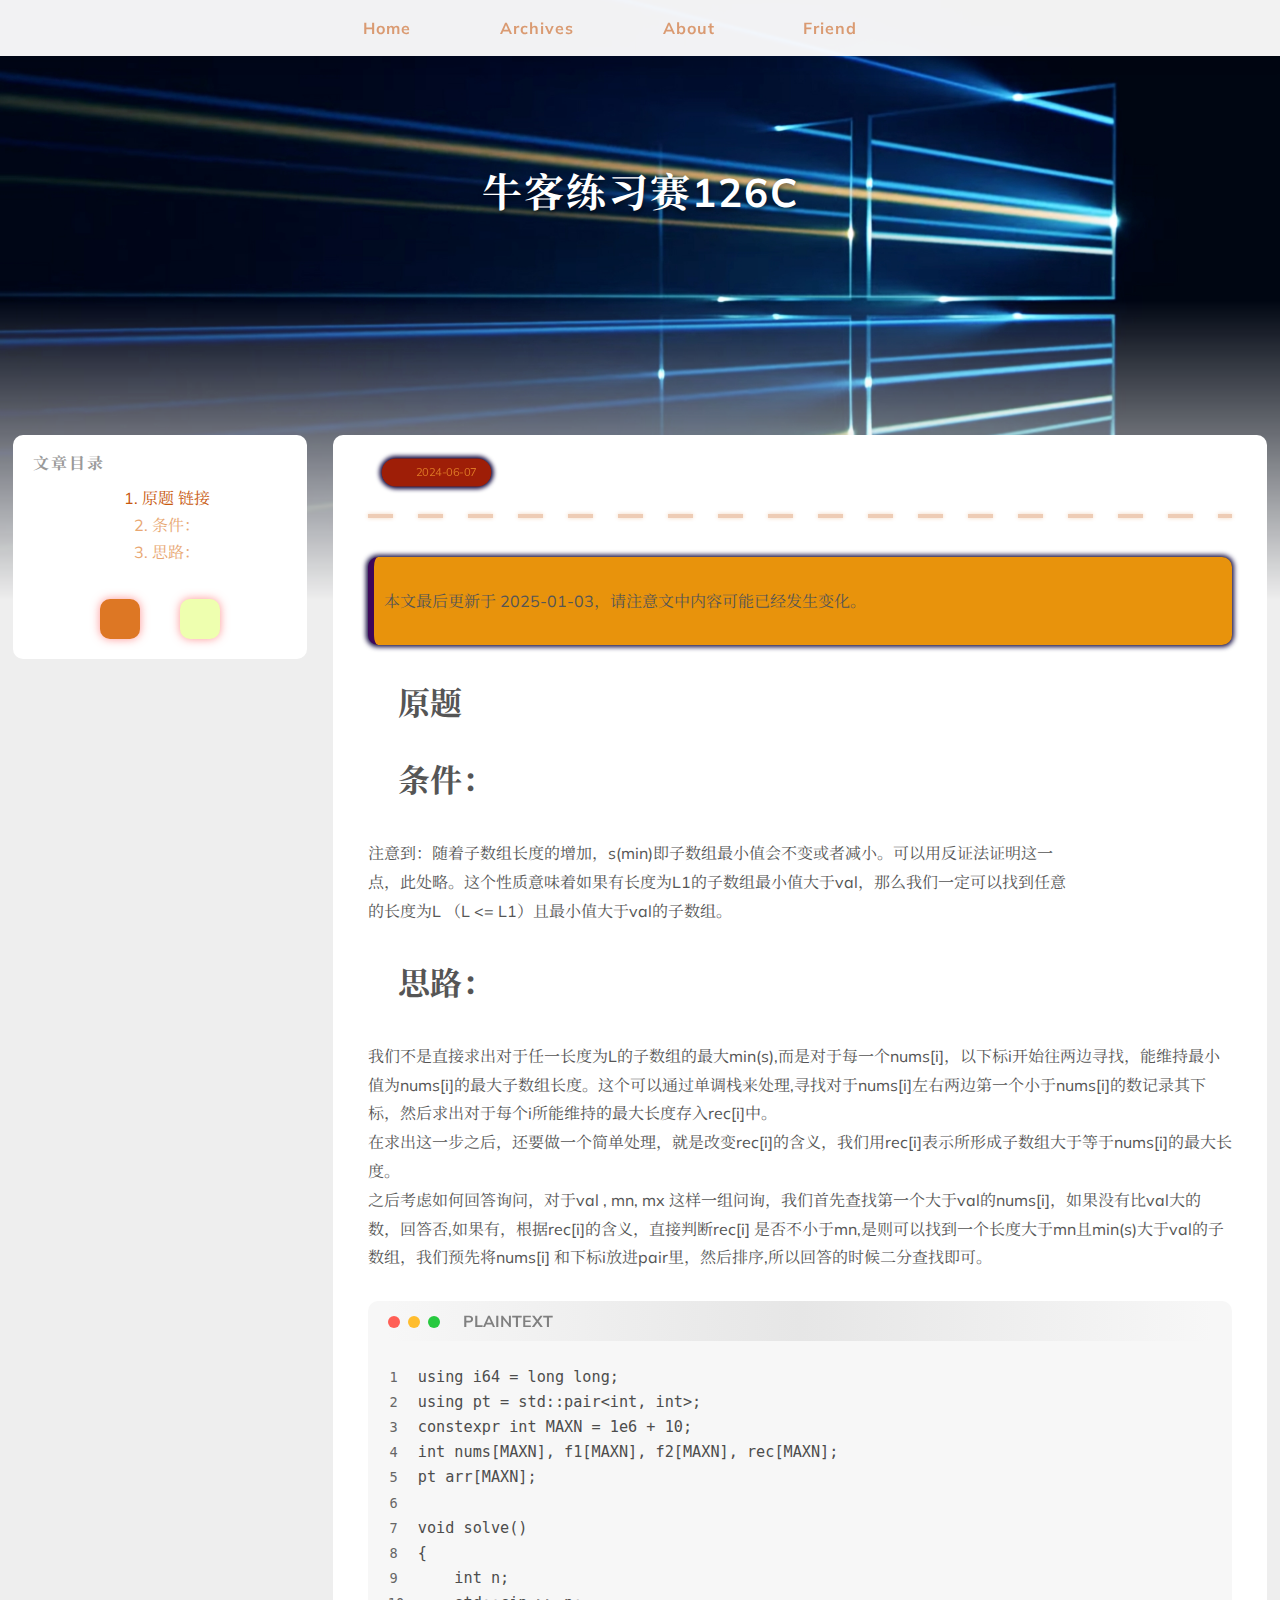
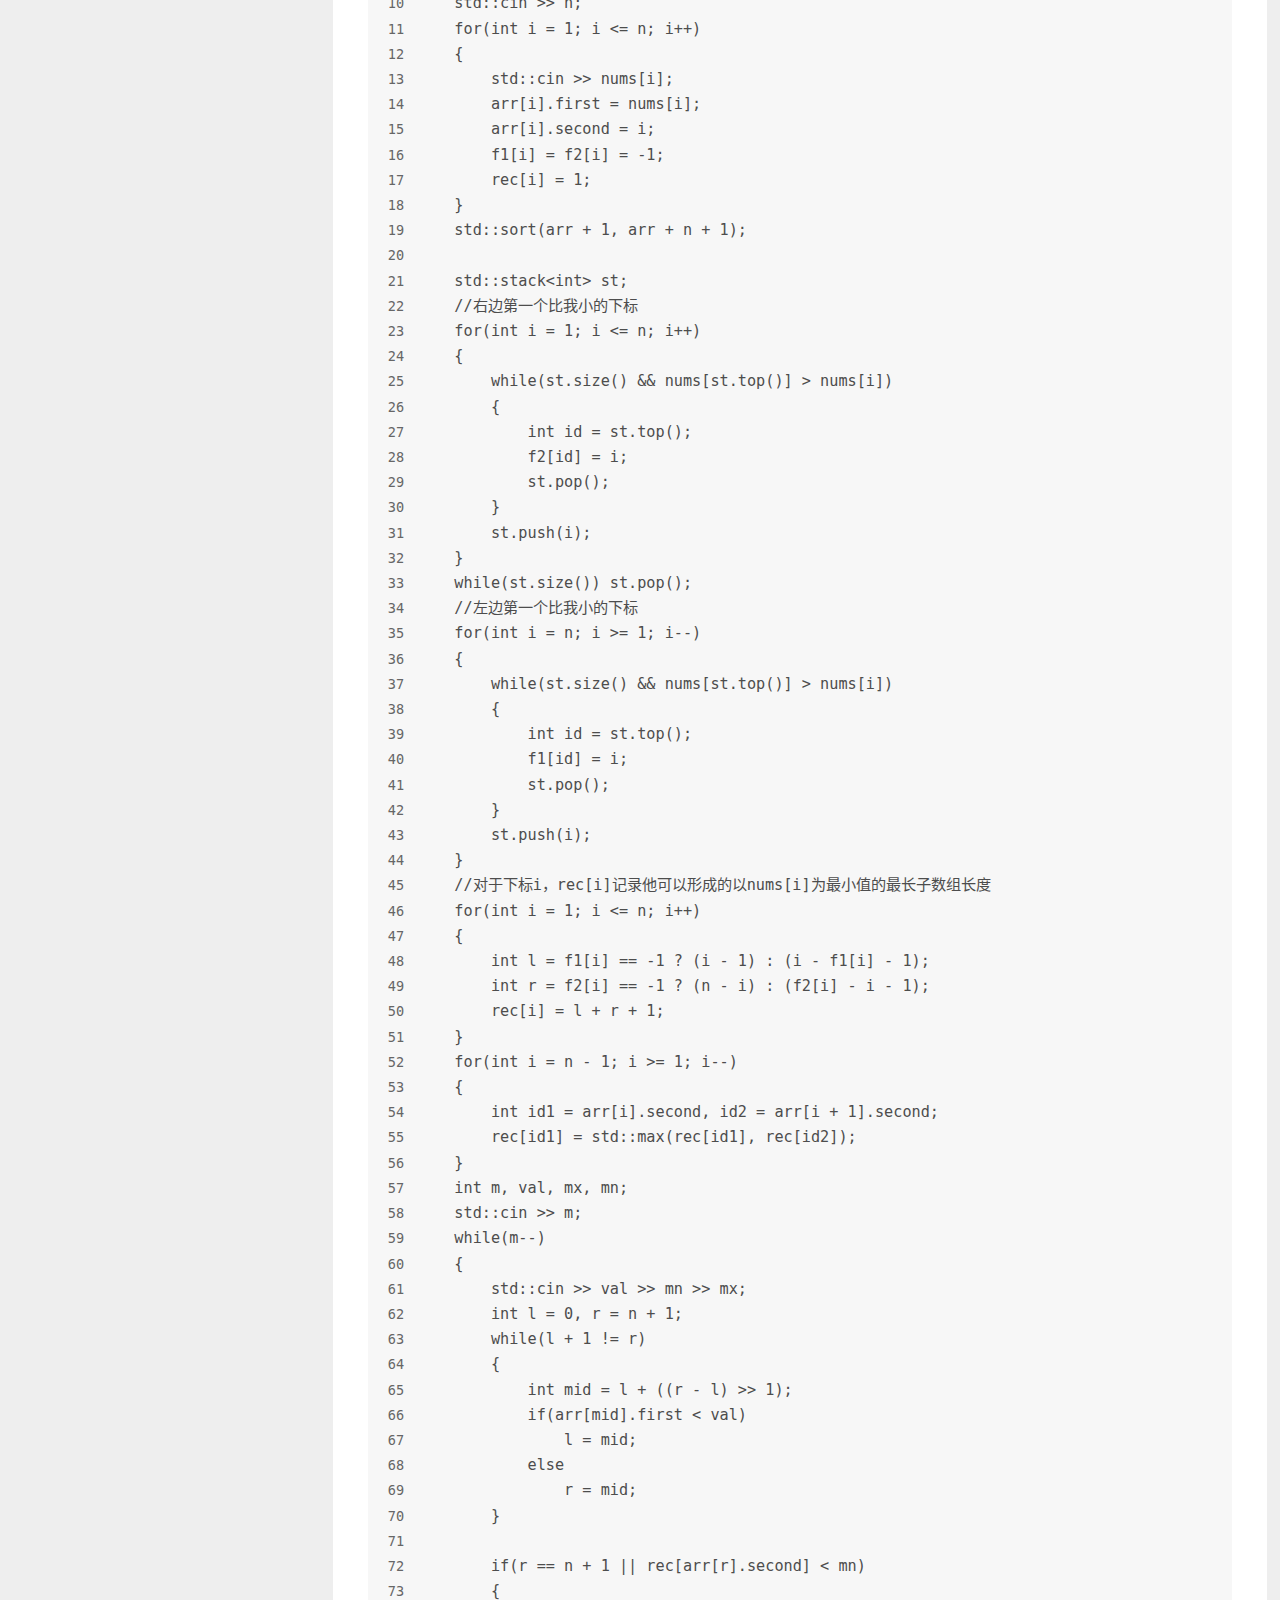
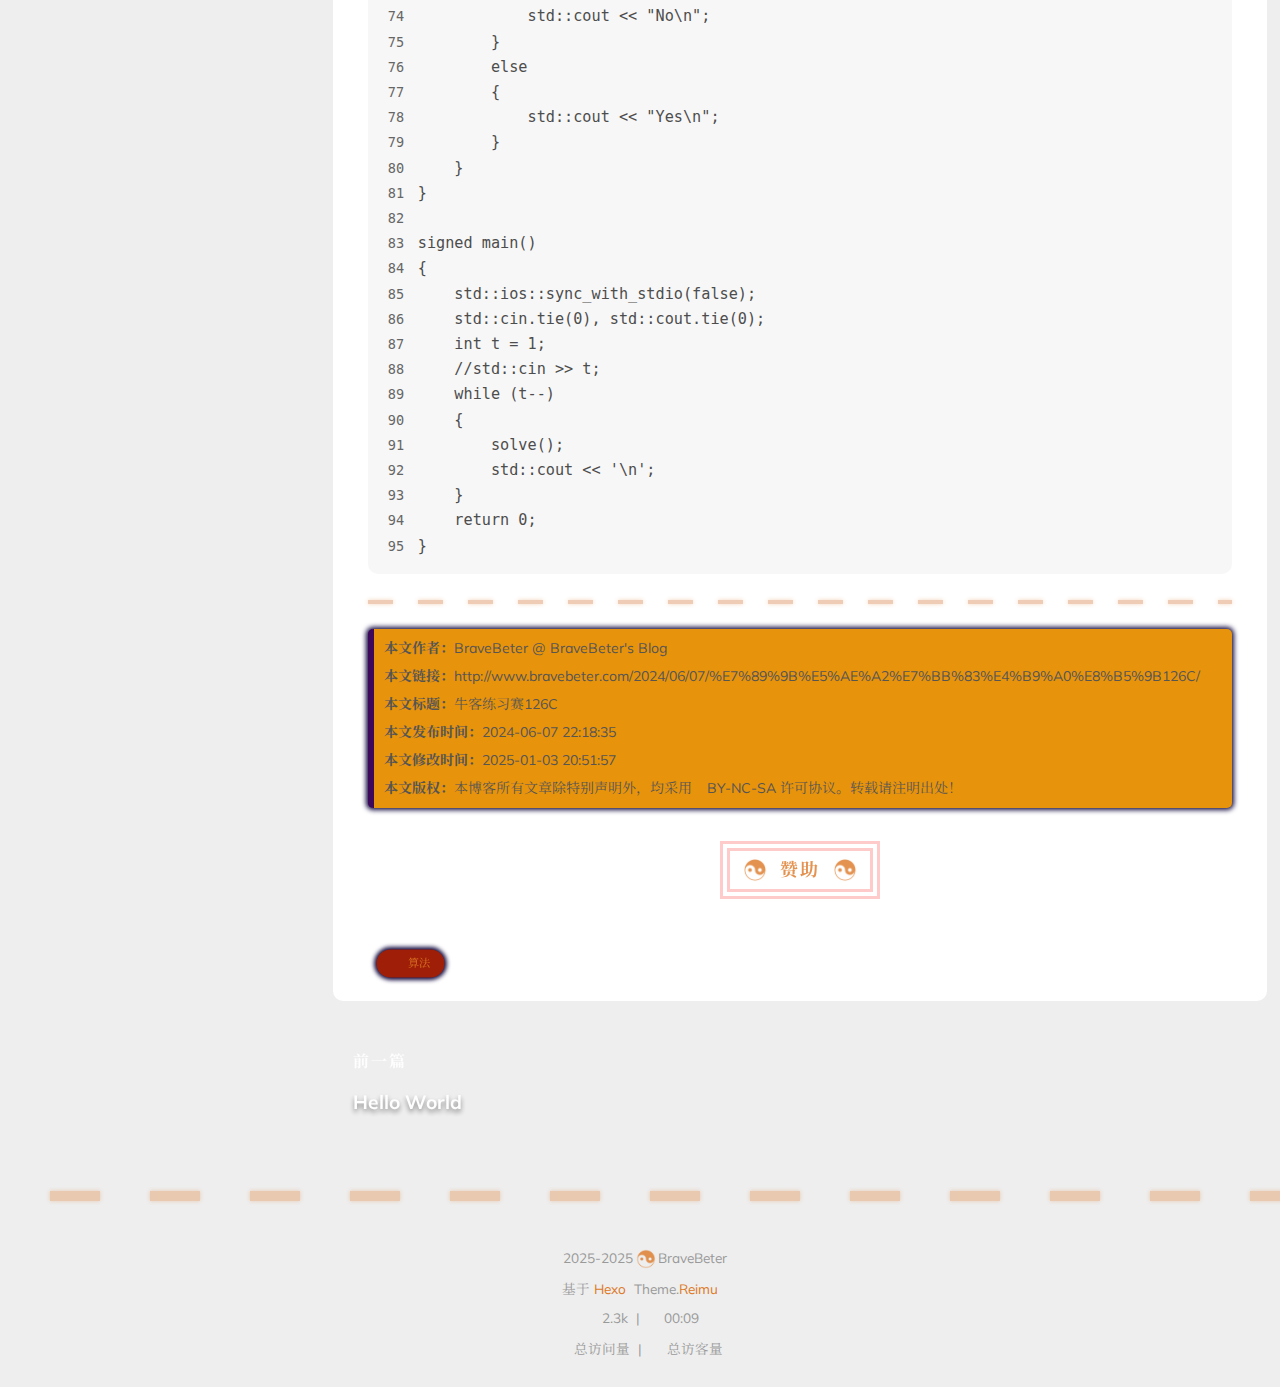
<file: 2024/06/07/牛客练习赛126C/index.html>
<!DOCTYPE html>
  <html lang="zh-CN"  >
  <head>
  <meta charset="utf-8">
  
  <script src="https://www.googletagmanager.com/gtag/js?id=true"></script>
  <script data-pjax>
    window.dataLayer = window.dataLayer || [];

    function gtag() {
      dataLayer.push(arguments);
    }

    gtag('js', new Date());
    gtag('config', 'true');
  </script>


  
  <script>
    (function(c,l,a,r,i,t,y){
        c[a]=c[a]||function(){(c[a].q=c[a].q||[]).push(arguments)};
        t=l.createElement(r);t.async=1;t.src="https://www.clarity.ms/tag/"+i;
        y=l.getElementsByTagName(r)[0];y.parentNode.insertBefore(t,y);
    })(window, document, "clarity", "script", "true");
  </script>


  
  <script async src="https://hm.baidu.com/hm.js?true"></script>
  <script data-pjax>
    var _hmt = _hmt || [];
    _hmt.push(["_trackPageview", location.pathname]);
  </script>


  <script>window.REIMU_CONFIG = {};window.REIMU_CONFIG.icon_font = '4552607_tq6stt6tcg';window.REIMU_CONFIG.clipboard_tips = {"success":"复制成功(*^▽^*)","fail":"复制失败 (ﾟ⊿ﾟ)ﾂ","copyright":{"enable":true,"count":50,"content":"本文版权：本博客所有文章除特别声明外，均采用 BY-NC-SA 许可协议。转载请注明出处！"}};window.REIMU_CONFIG.outdate = {"enable":true,"daysAgo":180,"message":"本文最后更新于 {time}，请注意文中内容可能已经发生变化。"};window.REIMU_CONFIG.code_block = {"expand":true};</script>
  
  <title>
    牛客练习赛126C |
    
    BraveBeter&#39;s Blog
  </title>
  <meta name="viewport" content="width=device-width, initial-scale=1, shrink-to-fit=no">
  <link rel="preconnect" href="https://fonts.gstatic.com/" crossorigin><link rel="preload" as="style" href="https://fonts.googleapis.com/css?family=Mulish:400,400italic,700,700italic%7CNoto%20Serif%20SC:400,400italic,700,700italic&display=swap"><link rel="stylesheet" href="https://fonts.googleapis.com/css?family=Mulish:400,400italic,700,700italic%7CNoto%20Serif%20SC:400,400italic,700,700italic&display=swap" media="print" onload="this.media&#x3D;&#39;all&#39;">
  
    <link rel="preload" href="//at.alicdn.com/t/c/font_4552607_tq6stt6tcg.woff2" as="font" type="font/woff2" crossorigin="anonymous">
  
  
    
<link rel="stylesheet" href="/css/loader.css">

  
  
    <meta name="description" content="原题 链接 条件：注意到：随着子数组长度的增加，s(min)即子数组最小值会不变或者减小。可以用反证法证明这一    点，此处略。这个性质意味着如果有长度为L1的子数组最小值大于val，那么我们一定可以找到任意    的长度为L （L &lt;&#x3D; L1）且最小值大于val的子数组。 思路：我们不是直接求出对于任一长度为L的子数组的最大min(s),而是对于每一个nums[i]，以下标i开">
<meta property="og:type" content="article">
<meta property="og:title" content="牛客练习赛126C">
<meta property="og:url" content="http://www.bravebeter.com/2024/06/07/%E7%89%9B%E5%AE%A2%E7%BB%83%E4%B9%A0%E8%B5%9B126C/index.html">
<meta property="og:site_name" content="BraveBeter&#39;s Blog">
<meta property="og:description" content="原题 链接 条件：注意到：随着子数组长度的增加，s(min)即子数组最小值会不变或者减小。可以用反证法证明这一    点，此处略。这个性质意味着如果有长度为L1的子数组最小值大于val，那么我们一定可以找到任意    的长度为L （L &lt;&#x3D; L1）且最小值大于val的子数组。 思路：我们不是直接求出对于任一长度为L的子数组的最大min(s),而是对于每一个nums[i]，以下标i开">
<meta property="og:locale" content="zh_CN">
<meta property="article:published_time" content="2024-06-07T14:18:35.000Z">
<meta property="article:modified_time" content="2025-01-03T12:51:57.244Z">
<meta property="article:author" content="BraveBeter">
<meta property="article:tag" content="算法">
<meta name="twitter:card" content="summary">
  
  
    <link rel="alternate" href="/atom.xml" title="BraveBeter's Blog" type="application/atom+xml">
  
  
    <link rel="shortcut icon" href="/images/favicon.ico">
  
  
<link rel="stylesheet" href="/css/style.css">

  <link rel="preload" href="https://npm.webcache.cn/photoswipe@5.4.4/dist/photoswipe.css" as="style" onload="this.onload=null;this.rel='stylesheet'">
  
  
  
  
  
    
<link rel="stylesheet" href="https://npm.webcache.cn/@reimujs/aos@0.1.0/dist/aos.css">

  
  
    
<link rel="stylesheet" href="https://npm.webcache.cn/aplayer@1.10.1/dist/APlayer.min.css">

  
<meta name="generator" content="Hexo 7.3.0"></head>

  <body>
    
  <div id='loader'>
    <div class="loading-left-bg loading-bg"></div>
    <div class="loading-right-bg loading-bg"></div>
    <div class="spinner-box">
      <div class="loading-taichi">
        
          <svg width="150" height="150" viewBox="0 0 1024 1024" class="icon" version="1.1" xmlns="https://www.w3.org/2000/svg" shape-rendering="geometricPrecision">
            <path d="M303.5 432A80 80 0 0 1 291.5 592A80 80 0 0 1 303.5 432z" fill="var(--red-1, #ff5252)" />
            <path d="M512 65A447 447 0 0 1 512 959L512 929A417 417 0 0 0 512 95A417 417 0 0 0 512 929L512 959A447 447 0 0 1 512 65z 
           M512 95A417 417 0 0 1 929 512A208.5 208.5 0 0 1 720.5 720.5L720.5 592A80 80 0 0 0 720.5 432A80 80 0 0 0 720.5 592L720.5 720.5A208.5 208.5 0 0 1 512 512A208.5 208.5 0 0 0 303.5 303.5A208.5 208.5 0 0 0 95 512A417 417 0 0 1 512 95z" fill="var(--red-1, #ff5252)" />
          </svg>
        
      </div>
      <div class="loading-word">呼呼呼...</div>
    </div>
  </div>
  </div>
  <script>
    var time = null;
    var startLoading = () => {
      time = Date.now();
      document.getElementById('loader').classList.remove("loading");
    }
    var endLoading = () => {
      if (!time) {
        document.body.style.overflow = 'auto';
        document.getElementById('loader').classList.add("loading");
      } else {
        if (Date.now() - time > 500) {
          time = null;
          document.body.style.overflow = 'auto';
          document.getElementById('loader').classList.add("loading");
        } else {
          setTimeout(endLoading, 500 - (Date.now() - time));
          time = null;
        }
      }
    }
    window.addEventListener('DOMContentLoaded', endLoading);
    document.getElementById('loader').addEventListener('click', endLoading);
  </script>

<div id="copy-tooltip" style="pointer-events: none; opacity: 0; transition: all 0.2s ease; position: fixed;top: 50%;left: 50%;z-index: 999;transform: translate(-50%, -50%);color: white;background: rgba(0, 0, 0, 0.5);padding: 10px 15px;border-radius: 10px;">
</div>


    <div id="container">
      <div id="wrap">
        <div id="header-nav">
  <nav id="main-nav">
    
      
        <span class="main-nav-link-wrap">
          <div class="main-nav-icon icon rotate">
            &#xe62b;
          </div>
          <a class="main-nav-link" href="/">Home</a>
        </span>
      
        <span class="main-nav-link-wrap">
          <div class="main-nav-icon icon rotate">
            &#xe62b;
          </div>
          <a class="main-nav-link" href="/archives">Archives</a>
        </span>
      
        <span class="main-nav-link-wrap">
          <div class="main-nav-icon icon rotate">
            &#xe62b;
          </div>
          <a class="main-nav-link" href="/about">About</a>
        </span>
      
        <span class="main-nav-link-wrap">
          <div class="main-nav-icon icon rotate">
            &#xe62b;
          </div>
          <a class="main-nav-link" href="/friend">Friend</a>
        </span>
      
    
    <a id="main-nav-toggle" class="nav-icon"></a>
  </nav>
  <nav id="sub-nav">
    
      <a id="nav-rss-link" class="nav-icon" href="/atom.xml" title="RSS 订阅" target="_blank"></a>
    
    
    
  </nav>
</div>
<header id="header">
  
    <picture></picture>
    <img fetchpriority="high" src="/images/windows.webp" alt="牛客练习赛126C">
  
  <div id="header-outer">
    <div id="header-title">
      
        
        
          <a href="/" id="logo">
            <h1 data-aos="slide-up">牛客练习赛126C</h1>
          </a>
        
      
      
        
        <h2 id="subtitle-wrap" data-aos="slide-down">
          
        </h2>
      
    </div>
  </div>
</header>

        <div id="content" class="sidebar-left"  >
          <aside id="sidebar">
  
    <div id="aplayer" theme="var(--color-link)" data-aos="fade-up"></div>
  
  
  <div class="sidebar-wrapper wrap-sticky">
    <div class="sidebar-wrap" data-aos="fade-up">
      
        <div class="sidebar-toc-sidebar"><div class="sidebar-toc">
  <h3 class="toc-title">文章目录</h3>
  <div class="sidebar-toc-wrapper toc-div-class" >
      
        <ol class="toc"><li class="toc-item toc-level-1"><a class="toc-link" href="#%E5%8E%9F%E9%A2%98-%E9%93%BE%E6%8E%A5"><span class="toc-number">1.</span> <span class="toc-text">原题 链接 </span></a></li><li class="toc-item toc-level-1"><a class="toc-link" href="#%E6%9D%A1%E4%BB%B6%EF%BC%9A"><span class="toc-number">2.</span> <span class="toc-text">条件：</span></a></li><li class="toc-item toc-level-1"><a class="toc-link" href="#%E6%80%9D%E8%B7%AF%EF%BC%9A"><span class="toc-number">3.</span> <span class="toc-text">思路：</span></a></li></ol>
      
  </div>
</div>
</div>
        <div class="sidebar-common-sidebar hidden"><div class="sidebar-author">
  <img data-src="/avatar/dihuang.webp" data-sizes="auto" alt="BraveBeter" class="lazyload">
  <div class="sidebar-author-name">BraveBeter</div>
  <div class="sidebar-description">创造有趣</div>
</div>
<div class="sidebar-state">
  <div class="sidebar-state-article">
    <div>文章</div>
    <div class="sidebar-state-number">3</div>
  </div>
  <div class="sidebar-state-category">
    <div>分类</div>
    <div class="sidebar-state-number">0</div>
  </div>
  <div class="sidebar-state-tag">
    <div>标签</div>
    <div class="sidebar-state-number">2</div>
  </div>
</div>
<div class="sidebar-social">
  
    <div class="icon-github sidebar-social-icon">
      <a href=https://github.com/Luanxiaorui itemprop="url" target="_blank" aria-label="github" rel="noopener external nofollow noreferrer"></a>
    </div>
  
</div>
<div class="sidebar-menu">
  
    
      <div class="sidebar-menu-link-wrap">
        <a class="sidebar-menu-link-dummy" href="/" aria-label="Home"></a>
        <div class="sidebar-menu-icon icon rotate">
          &#xe62b;
        </div>
        <div class="sidebar-menu-link">Home</div>
      </div>
    
      <div class="sidebar-menu-link-wrap">
        <a class="sidebar-menu-link-dummy" href="/archives" aria-label="Archives"></a>
        <div class="sidebar-menu-icon icon rotate">
          &#xe62b;
        </div>
        <div class="sidebar-menu-link">Archives</div>
      </div>
    
      <div class="sidebar-menu-link-wrap">
        <a class="sidebar-menu-link-dummy" href="/about" aria-label="About"></a>
        <div class="sidebar-menu-icon icon rotate">
          &#xe62b;
        </div>
        <div class="sidebar-menu-link">About</div>
      </div>
    
      <div class="sidebar-menu-link-wrap">
        <a class="sidebar-menu-link-dummy" href="/friend" aria-label="Friend"></a>
        <div class="sidebar-menu-icon icon rotate">
          &#xe62b;
        </div>
        <div class="sidebar-menu-link">Friend</div>
      </div>
    
  
</div>
</div>
      
      
        <div class="sidebar-btn-wrapper" style="position:static">
          <div class="sidebar-toc-btn current"></div>
          <div class="sidebar-common-btn"></div>
        </div>
      
    </div>
  </div>

  <div class="sidebar-widget">
  
  </div>
</aside>

          <section id="main"><article id="post-牛客练习赛126C" class="h-entry article article-type-post" itemprop="blogPost" itemscope itemtype="https://schema.org/BlogPosting">
  <div class="article-inner" data-aos="fade-up">
    <div class="article-meta">
      <div class="article-date">
  <a href="/2024/06/07/%E7%89%9B%E5%AE%A2%E7%BB%83%E4%B9%A0%E8%B5%9B126C/?" class="article-date-link" data-aos="zoom-in">
    <time datetime="2024-06-07T14:18:35.000Z" itemprop="datePublished">2024-06-07</time>
    <time style="display: none;" id="post-update-time">2025-01-03</time>
  </a>
</div>

      

    </div>
    <div class="hr-line"></div>
    

    <div class="e-content article-entry" itemprop="articleBody">
      
        <blockquote id="outdate-blockquote" style="display: none;"><p></p></blockquote>
      
      
        <h1 id="原题-链接"><a href="#原题-链接" class="headerlink" title="原题 链接 "></a>原题<a target="_blank" rel="noopener" href="https://ac.nowcoder.com/acm/contest/84527/C"> 链接 </a></h1><h1 id="条件："><a href="#条件：" class="headerlink" title="条件："></a>条件：</h1><p>注意到：随着子数组长度的增加，s(min)即子数组最小值会不变或者减小。可以用反证法证明这一<br>    点，此处略。这个性质意味着如果有长度为L1的子数组最小值大于val，那么我们一定可以找到任意<br>    的长度为L （L &lt;&#x3D; L1）且最小值大于val的子数组。</p>
<h1 id="思路："><a href="#思路：" class="headerlink" title="思路："></a>思路：</h1><p>我们不是直接求出对于任一长度为L的子数组的最大min(s),而是对于每一个nums[i]，以下标i开始往两边寻找，能维持最小值为nums[i]的最大子数组长度。这个可以通过单调栈来处理,寻找对于nums[i]左右两边第一个小于nums[i]的数记录其下标，然后求出对于每个i所能维持的最大长度存入rec[i]中。<br>在求出这一步之后，还要做一个简单处理，就是改变rec[i]的含义，我们用rec[i]表示所形成子数组大于等于nums[i]的最大长度。<br>之后考虑如何回答询问，对于val , mn, mx 这样一组问询，我们首先查找第一个大于val的nums[i]，如果没有比val大的数，回答否,如果有，根据rec[i]的含义，直接判断rec[i] 是否不小于mn,是则可以找到一个长度大于mn且min(s)大于val的子数组，我们预先将nums[i] 和下标i放进pair里，然后排序,所以回答的时候二分查找即可。</p>
<figure class="highlight plaintext"><figcaption><span><bits/stdc++.h></span></figcaption><table><tr><td class="gutter"><pre><span class="line">1</span><br><span class="line">2</span><br><span class="line">3</span><br><span class="line">4</span><br><span class="line">5</span><br><span class="line">6</span><br><span class="line">7</span><br><span class="line">8</span><br><span class="line">9</span><br><span class="line">10</span><br><span class="line">11</span><br><span class="line">12</span><br><span class="line">13</span><br><span class="line">14</span><br><span class="line">15</span><br><span class="line">16</span><br><span class="line">17</span><br><span class="line">18</span><br><span class="line">19</span><br><span class="line">20</span><br><span class="line">21</span><br><span class="line">22</span><br><span class="line">23</span><br><span class="line">24</span><br><span class="line">25</span><br><span class="line">26</span><br><span class="line">27</span><br><span class="line">28</span><br><span class="line">29</span><br><span class="line">30</span><br><span class="line">31</span><br><span class="line">32</span><br><span class="line">33</span><br><span class="line">34</span><br><span class="line">35</span><br><span class="line">36</span><br><span class="line">37</span><br><span class="line">38</span><br><span class="line">39</span><br><span class="line">40</span><br><span class="line">41</span><br><span class="line">42</span><br><span class="line">43</span><br><span class="line">44</span><br><span class="line">45</span><br><span class="line">46</span><br><span class="line">47</span><br><span class="line">48</span><br><span class="line">49</span><br><span class="line">50</span><br><span class="line">51</span><br><span class="line">52</span><br><span class="line">53</span><br><span class="line">54</span><br><span class="line">55</span><br><span class="line">56</span><br><span class="line">57</span><br><span class="line">58</span><br><span class="line">59</span><br><span class="line">60</span><br><span class="line">61</span><br><span class="line">62</span><br><span class="line">63</span><br><span class="line">64</span><br><span class="line">65</span><br><span class="line">66</span><br><span class="line">67</span><br><span class="line">68</span><br><span class="line">69</span><br><span class="line">70</span><br><span class="line">71</span><br><span class="line">72</span><br><span class="line">73</span><br><span class="line">74</span><br><span class="line">75</span><br><span class="line">76</span><br><span class="line">77</span><br><span class="line">78</span><br><span class="line">79</span><br><span class="line">80</span><br><span class="line">81</span><br><span class="line">82</span><br><span class="line">83</span><br><span class="line">84</span><br><span class="line">85</span><br><span class="line">86</span><br><span class="line">87</span><br><span class="line">88</span><br><span class="line">89</span><br><span class="line">90</span><br><span class="line">91</span><br><span class="line">92</span><br><span class="line">93</span><br><span class="line">94</span><br><span class="line">95</span><br></pre></td><td class="code"><pre><span class="line">using i64 = long long;</span><br><span class="line">using pt = std::pair&lt;int, int&gt;;</span><br><span class="line">constexpr int MAXN = 1e6 + 10;</span><br><span class="line">int nums[MAXN], f1[MAXN], f2[MAXN], rec[MAXN];</span><br><span class="line">pt arr[MAXN];</span><br><span class="line"></span><br><span class="line">void solve() </span><br><span class="line">&#123;   </span><br><span class="line">    int n;</span><br><span class="line">    std::cin &gt;&gt; n;</span><br><span class="line">    for(int i = 1; i &lt;= n; i++)</span><br><span class="line">    &#123;</span><br><span class="line">        std::cin &gt;&gt; nums[i];</span><br><span class="line">        arr[i].first = nums[i];</span><br><span class="line">        arr[i].second = i;</span><br><span class="line">        f1[i] = f2[i] = -1;</span><br><span class="line">        rec[i] = 1;</span><br><span class="line">    &#125;</span><br><span class="line">    std::sort(arr + 1, arr + n + 1);</span><br><span class="line">    </span><br><span class="line">    std::stack&lt;int&gt; st;</span><br><span class="line">    //右边第一个比我小的下标</span><br><span class="line">    for(int i = 1; i &lt;= n; i++)</span><br><span class="line">    &#123;</span><br><span class="line">        while(st.size() &amp;&amp; nums[st.top()] &gt; nums[i])</span><br><span class="line">        &#123;</span><br><span class="line">            int id = st.top();</span><br><span class="line">            f2[id] = i;</span><br><span class="line">            st.pop();</span><br><span class="line">        &#125;</span><br><span class="line">        st.push(i);</span><br><span class="line">    &#125;</span><br><span class="line">    while(st.size()) st.pop();</span><br><span class="line">    //左边第一个比我小的下标</span><br><span class="line">    for(int i = n; i &gt;= 1; i--)</span><br><span class="line">    &#123;</span><br><span class="line">        while(st.size() &amp;&amp; nums[st.top()] &gt; nums[i])</span><br><span class="line">        &#123;</span><br><span class="line">            int id = st.top();</span><br><span class="line">            f1[id] = i;</span><br><span class="line">            st.pop();</span><br><span class="line">        &#125;</span><br><span class="line">        st.push(i);</span><br><span class="line">    &#125;</span><br><span class="line">    //对于下标i，rec[i]记录他可以形成的以nums[i]为最小值的最长子数组长度</span><br><span class="line">    for(int i = 1; i &lt;= n; i++)</span><br><span class="line">    &#123;</span><br><span class="line">        int l = f1[i] == -1 ? (i - 1) : (i - f1[i] - 1);</span><br><span class="line">        int r = f2[i] == -1 ? (n - i) : (f2[i] - i - 1);</span><br><span class="line">        rec[i] = l + r + 1;</span><br><span class="line">    &#125;</span><br><span class="line">    for(int i = n - 1; i &gt;= 1; i--)</span><br><span class="line">    &#123;</span><br><span class="line">        int id1 = arr[i].second, id2 = arr[i + 1].second;</span><br><span class="line">        rec[id1] = std::max(rec[id1], rec[id2]);</span><br><span class="line">    &#125;</span><br><span class="line">    int m, val, mx, mn;</span><br><span class="line">    std::cin &gt;&gt; m;</span><br><span class="line">    while(m--)</span><br><span class="line">    &#123;</span><br><span class="line">        std::cin &gt;&gt; val &gt;&gt; mn &gt;&gt; mx;</span><br><span class="line">        int l = 0, r = n + 1;</span><br><span class="line">        while(l + 1 != r)</span><br><span class="line">        &#123;</span><br><span class="line">            int mid = l + ((r - l) &gt;&gt; 1);</span><br><span class="line">            if(arr[mid].first &lt; val)</span><br><span class="line">                l = mid;</span><br><span class="line">            else</span><br><span class="line">                r = mid;</span><br><span class="line">        &#125;</span><br><span class="line">        </span><br><span class="line">        if(r == n + 1 || rec[arr[r].second] &lt; mn)</span><br><span class="line">        &#123;</span><br><span class="line">            std::cout &lt;&lt; &quot;No\n&quot;;</span><br><span class="line">        &#125;</span><br><span class="line">        else</span><br><span class="line">        &#123;</span><br><span class="line">            std::cout &lt;&lt; &quot;Yes\n&quot;;</span><br><span class="line">        &#125;</span><br><span class="line">    &#125;</span><br><span class="line">&#125;</span><br><span class="line"></span><br><span class="line">signed main() </span><br><span class="line">&#123;</span><br><span class="line">    std::ios::sync_with_stdio(false);</span><br><span class="line">    std::cin.tie(0), std::cout.tie(0);</span><br><span class="line">    int t = 1;</span><br><span class="line">    //std::cin &gt;&gt; t;</span><br><span class="line">    while (t--)</span><br><span class="line">    &#123;   </span><br><span class="line">        solve();</span><br><span class="line">        std::cout &lt;&lt; &#x27;\n&#x27;;</span><br><span class="line">    &#125;</span><br><span class="line">    return 0;</span><br><span class="line">&#125;</span><br></pre></td></tr></table></figure>

      
    </div>
    <footer class="article-footer">
      
        <blockquote class="article-copyright">
    <p><strong>本文作者：</strong>BraveBeter @ BraveBeter's Blog</p>
    <p><strong>本文链接：</strong><a href="http://www.bravebeter.com/2024/06/07/%E7%89%9B%E5%AE%A2%E7%BB%83%E4%B9%A0%E8%B5%9B126C/">http://www.bravebeter.com/2024/06/07/%E7%89%9B%E5%AE%A2%E7%BB%83%E4%B9%A0%E8%B5%9B126C/</a></p>
    <p><strong>本文标题：</strong>牛客练习赛126C</p>
    <p><strong>本文发布时间：</strong>2024-06-07 22:18:35</p>
    <p><strong>本文修改时间：</strong>2025-01-03 20:51:57</p>
    <p><strong>本文版权：</strong>本博客所有文章除特别声明外，均采用 <a href="https://creativecommons.org/licenses/by-nc-sa/4.0/deed.zh" rel="noopener external nofollow noreferrer" target="_blank"><span class="icon-creative-commons"></span>BY-NC-SA</a> 许可协议。转载请注明出处！</p>
    <span class="icon-creative-commons article-copyright-bg"></span>
  </blockquote>
      
      
        <div class="sponsor-wrapper">
  <div class="sponsor-button-wrapper">
    <div class="sponsor-icon rotate"></div>
    <div class="sponsor-title">赞助</div>
    <div class="sponsor-icon rotate"></div>
  </div>
  <div class="sponsor-tip">请作者喝杯咖啡吧！</div>
  
    <div class="sponsor-qr">
      
        <div class="sponsor-qr-image-wrapper">
          <img src="/images/alipay.jpg" alt=支付宝 width="200" />
          <p class="sponsor-qr-name">支付宝</p>
        </div>
      
    </div>
  
</div>
      
      
      
      
      
      
      
  <ul class="article-tag-list" itemprop="keywords"><li class="article-tag-list-item" data-aos="zoom-in"><a class="article-tag-list-link" href="/tags/%E7%AE%97%E6%B3%95/" rel="tag">算法</a></li></ul>


    </footer>
  </div>
  
  <nav id="article-nav" data-aos="fade-up">
    
      <div class="article-nav-link-wrap article-nav-link-left">
        
          <img data-src="/images/sky.webp" data-sizes="auto" alt="Hello World" class="lazyload">
        
        <a href="/2025/01/01/hello-world/?"></a>
        <div class="article-nav-caption">前一篇</div>
        <h3 class="article-nav-title">
          
            Hello World
          
        </h3>
      </div>
    
    
  </nav>


</article>






</section>
        </div>
        
        
        <footer id="footer">
  <div style="width: 100%; overflow: hidden">
    <div class="footer-line"></div>
  </div>
  <div id="footer-info">
    
    <div>
      <span class="icon-copyright"></span>
      2025-2025
      <span class="footer-info-sep rotate"></span>
      BraveBeter
    </div>
    
      <div>
        基于&nbsp;<a href="https://hexo.io/" rel="noopener external nofollow noreferrer" target="_blank">Hexo</a>&nbsp;
        Theme.<a href="https://github.com/D-Sketon/hexo-theme-reimu" rel="noopener external nofollow noreferrer" target="_blank">Reimu</a>
      </div>
    
    
      <div>
        <span class="icon-brush"></span>
        2.3k
        &nbsp;|&nbsp;
        <span class="icon-coffee"></span>
        00:09
      </div>
    
    
    
    
      <div>
        <span class="icon-eye"></span>
        <span id="busuanzi_container_site_pv">总访问量&nbsp;<span id="busuanzi_value_site_pv"></span></span>
        &nbsp;|&nbsp;
        <span class="icon-user"></span>
        <span id="busuanzi_container_site_uv">总访客量&nbsp;<span id="busuanzi_value_site_uv"></span></span>
      </div>
    
  </div>
</footer>

        
          <div class="sidebar-top">
            <div class="sidebar-top-taichi rotate"></div>
            <div class="arrow-up"></div>
          </div>
        
        <div id="mask" class="hide"></div>
      </div>
      <nav id="mobile-nav">
  <div class="sidebar-wrap">
    
      <div class="sidebar-toc-sidebar"><div class="sidebar-toc">
  <h3 class="toc-title">文章目录</h3>
  <div class="sidebar-toc-wrapper toc-div-class" >
      
        <ol class="toc"><li class="toc-item toc-level-1"><a class="toc-link" href="#%E5%8E%9F%E9%A2%98-%E9%93%BE%E6%8E%A5"><span class="toc-number">1.</span> <span class="toc-text">原题 链接 </span></a></li><li class="toc-item toc-level-1"><a class="toc-link" href="#%E6%9D%A1%E4%BB%B6%EF%BC%9A"><span class="toc-number">2.</span> <span class="toc-text">条件：</span></a></li><li class="toc-item toc-level-1"><a class="toc-link" href="#%E6%80%9D%E8%B7%AF%EF%BC%9A"><span class="toc-number">3.</span> <span class="toc-text">思路：</span></a></li></ol>
      
  </div>
</div>
</div>
      <div class="sidebar-common-sidebar hidden"><div class="sidebar-author">
  <img data-src="/avatar/dihuang.webp" data-sizes="auto" alt="BraveBeter" class="lazyload">
  <div class="sidebar-author-name">BraveBeter</div>
  <div class="sidebar-description">创造有趣</div>
</div>
<div class="sidebar-state">
  <div class="sidebar-state-article">
    <div>文章</div>
    <div class="sidebar-state-number">3</div>
  </div>
  <div class="sidebar-state-category">
    <div>分类</div>
    <div class="sidebar-state-number">0</div>
  </div>
  <div class="sidebar-state-tag">
    <div>标签</div>
    <div class="sidebar-state-number">2</div>
  </div>
</div>
<div class="sidebar-social">
  
    <div class="icon-github sidebar-social-icon">
      <a href=https://github.com/Luanxiaorui itemprop="url" target="_blank" aria-label="github" rel="noopener external nofollow noreferrer"></a>
    </div>
  
</div>
<div class="sidebar-menu">
  
    
      <div class="sidebar-menu-link-wrap">
        <a class="sidebar-menu-link-dummy" href="/" aria-label="Home"></a>
        <div class="sidebar-menu-icon icon rotate">
          &#xe62b;
        </div>
        <div class="sidebar-menu-link">Home</div>
      </div>
    
      <div class="sidebar-menu-link-wrap">
        <a class="sidebar-menu-link-dummy" href="/archives" aria-label="Archives"></a>
        <div class="sidebar-menu-icon icon rotate">
          &#xe62b;
        </div>
        <div class="sidebar-menu-link">Archives</div>
      </div>
    
      <div class="sidebar-menu-link-wrap">
        <a class="sidebar-menu-link-dummy" href="/about" aria-label="About"></a>
        <div class="sidebar-menu-icon icon rotate">
          &#xe62b;
        </div>
        <div class="sidebar-menu-link">About</div>
      </div>
    
      <div class="sidebar-menu-link-wrap">
        <a class="sidebar-menu-link-dummy" href="/friend" aria-label="Friend"></a>
        <div class="sidebar-menu-icon icon rotate">
          &#xe62b;
        </div>
        <div class="sidebar-menu-link">Friend</div>
      </div>
    
  
</div>
</div>
    
  </div>
  
    <div class="sidebar-btn-wrapper">
      <div class="sidebar-toc-btn current"></div>
      <div class="sidebar-common-btn"></div>
    </div>
  
</nav>

    </div>
    
    
<script src="https://npm.webcache.cn/lazysizes@5.3.2/lazysizes.min.js" integrity="sha384-3gT&#x2F;vsepWkfz&#x2F;ff7PpWNUeMzeWoH3cDhm&#x2F;A8jM7ouoAK0&#x2F;fP&#x2F;9bcHHR5kHq2nf+e" crossorigin="anonymous"></script>


<script src="https://npm.webcache.cn/clipboard@2.0.11/dist/clipboard.min.js" integrity="sha384-J08i8An&#x2F;QeARD9ExYpvphB8BsyOj3Gh2TSh1aLINKO3L0cMSH2dN3E22zFoXEi0Q" crossorigin="anonymous"></script>



<script src="/js/script.js"></script>



  
<script src="/js/aos.js"></script>

  <script>
    var aosInit = () => {
      AOS.init({
        duration: 1000,
        easing: "ease",
        once: true,
        offset: 50,
      });
    };
    if (document.readyState === 'loading') {
      document.addEventListener('DOMContentLoaded', aosInit);
    } else {
      aosInit();
    }
  </script>



<script src="/js/pjax_script.js" data-pjax></script>







  
<script src="https://npm.webcache.cn/mouse-firework@0.0.6/dist/index.umd.js" integrity="sha384-vkGvf25gm1C1PbcoD5dNfc137HzNL&#x2F;hr1RKA5HniJOaawtvUmH5lTVFgFAruE9Ge" crossorigin="anonymous"></script>

  <script>
    window.firework && window.firework(JSON.parse('{"excludeElements":["a","button"],"particles":[{"shape":"circle","move":["emit"],"easing":"easeOutExpo","colors":["#ff5252","#ff7c7c","#ffafaf","#ffd0d0"],"number":20,"duration":[1200,1800],"shapeOptions":{"radius":[16,32],"alpha":[0.3,0.5]}},{"shape":"circle","move":["diffuse"],"easing":"easeOutExpo","colors":["#ff0000"],"number":1,"duration":[1200,1800],"shapeOptions":{"radius":20,"alpha":[0.2,0.5],"lineWidth":6}}]}'))
  </script>









  
<script src="https://npm.webcache.cn/quicklink@2.3.0/dist/quicklink.umd.js" integrity="sha384-aD7FsuQkS1ohgFKY41fJfeA+Wd&#x2F;QRNnrOd9Bs58K3FzKdJJv8yPnYU8Tnp5z1agS" crossorigin="anonymous"></script>

  <script data-pjax>
    window.quicklink?.listen({
      timeout: 3000,
      priority: true,
      ignores: []
    });
  </script>


<div id="lazy-script">
  <div>
    
    
      
        
<script src="/js/insert_highlight.js" data-pjax></script>

      
    
    
      <script type="module" data-pjax>
        const PhotoSwipeLightbox = (await safeImport("https://npm.webcache.cn/photoswipe@5.4.4/dist/photoswipe-lightbox.esm.min.js", "sha384-DiL6M/gG+wmTxmCRZyD1zee6lIhawn5TGvED0FOh7fXcN9B0aZ9dexSF/N6lrZi/")).default;
        
        const pswp = () => {
          if (_$$('.article-entry a.article-gallery-item').length > 0) {
            new PhotoSwipeLightbox({
              gallery: '.article-entry',
              children: 'a.article-gallery-item',
              pswpModule: () => safeImport("https://npm.webcache.cn/photoswipe@5.4.4/dist/photoswipe.esm.min.js", "sha384-WkkO3GCmgkC3VQWpaV8DqhKJqpzpF9JoByxDmnV8+oTJ7m3DfYEWX1fu1scuS4+s")
            }).init();
          }
          if(_$$('.article-gallery a.article-gallery-item').length > 0) {
            new PhotoSwipeLightbox({
              gallery: '.article-gallery',
              children: 'a.article-gallery-item',
              pswpModule: () => safeImport("https://npm.webcache.cn/photoswipe@5.4.4/dist/photoswipe.esm.min.js", "sha384-WkkO3GCmgkC3VQWpaV8DqhKJqpzpF9JoByxDmnV8+oTJ7m3DfYEWX1fu1scuS4+s")
            }).init();
          }
          window.lightboxStatus = 'done';
          window.removeEventListener('lightbox:ready', pswp);
        }
        if(window.lightboxStatus === 'ready') {
          pswp()
        } else {
          window.addEventListener('lightbox:ready', pswp);
        }
      </script>
      








    
  </div>
</div>


  <script>
    console.log(String.raw`%c 
 ______     ______     __     __    __     __  __    
/\  == \   /\  ___\   /\ \   /\ "-./  \   /\ \/\ \   
\ \  __<   \ \  __\   \ \ \  \ \ \-./\ \  \ \ \_\ \  
 \ \_\ \_\  \ \_____\  \ \_\  \ \_\ \ \_\  \ \_____\ 
  \/_/ /_/   \/_____/   \/_/   \/_/  \/_/   \/_____/ 
                                                  
`,'color: #ff5252;')
    console.log('%c Theme.Reimu v' + '1.2.0' + ' %c https://github.com/D-Sketon/hexo-theme-reimu ', 'color: white; background: #ff5252; padding:5px 0;', 'padding:4px;border:1px solid #ff5252;')
  </script>
  

<script data-pjax>
  var updateTime = _$('#post-update-time')?.innerHTML;

  if (updateTime) {
    const update = new Date(updateTime);
    const now = new Date();
    const diff = now - update;
    const days = diff / 86400000;
    const { daysAgo, message: template } = window.REIMU_CONFIG.outdate;
    if (days >= daysAgo) {
      const message = template.replace(/{time}/, updateTime);
      const blockquote = _$('#outdate-blockquote');
      if (blockquote) {
        blockquote.querySelector('p').innerText = message;
        blockquote.style.display = 'block';
      }
    }
  }
</script>


  
<script src="https://npm.webcache.cn/busuanzi@2.3.0/bsz.pure.mini.js" integrity="sha384-0M75wtSkhjIInv4coYlaJU83+OypaRCIq2SukQVQX04eGTCBXJDuWAbJet56id+S" crossorigin="anonymous" async></script>




<script>
  if ('serviceWorker' in navigator) {
    navigator.serviceWorker.getRegistrations().then((registrations) => {
      for (let registration of registrations) {
        registration.unregister();
      }
    });
  }
</script>





  
<script src="https://npm.webcache.cn/aplayer@1.10.1/dist/APlayer.min.js" integrity="sha384-gdGYZwHnfJM54evoZhpO0s6ZF5BQiybkiyW7VXr+h5UfruuRL&#x2F;aORyw+5+HZoU6e" crossorigin="anonymous"></script>

  
    <script>
      const ap = new APlayer({
        container: document.getElementById('aplayer'),
        audio: [{"name":"Riptide","artist":"the chainsmokers","url":"The Chainsmokers - Riptide.mp3","cover":"images/riptide.jpg"}] || [],
        fixed: null || false,
        autoplay: null || false,
        loop: '' || 'all',
        order: '' || 'list',
        preload: '' || 'auto',
        volume: null || 0.7,
        mutex: null || true,
        listFolded: null || false,
      });
    </script>
  



  </body>
  </html>
</file>
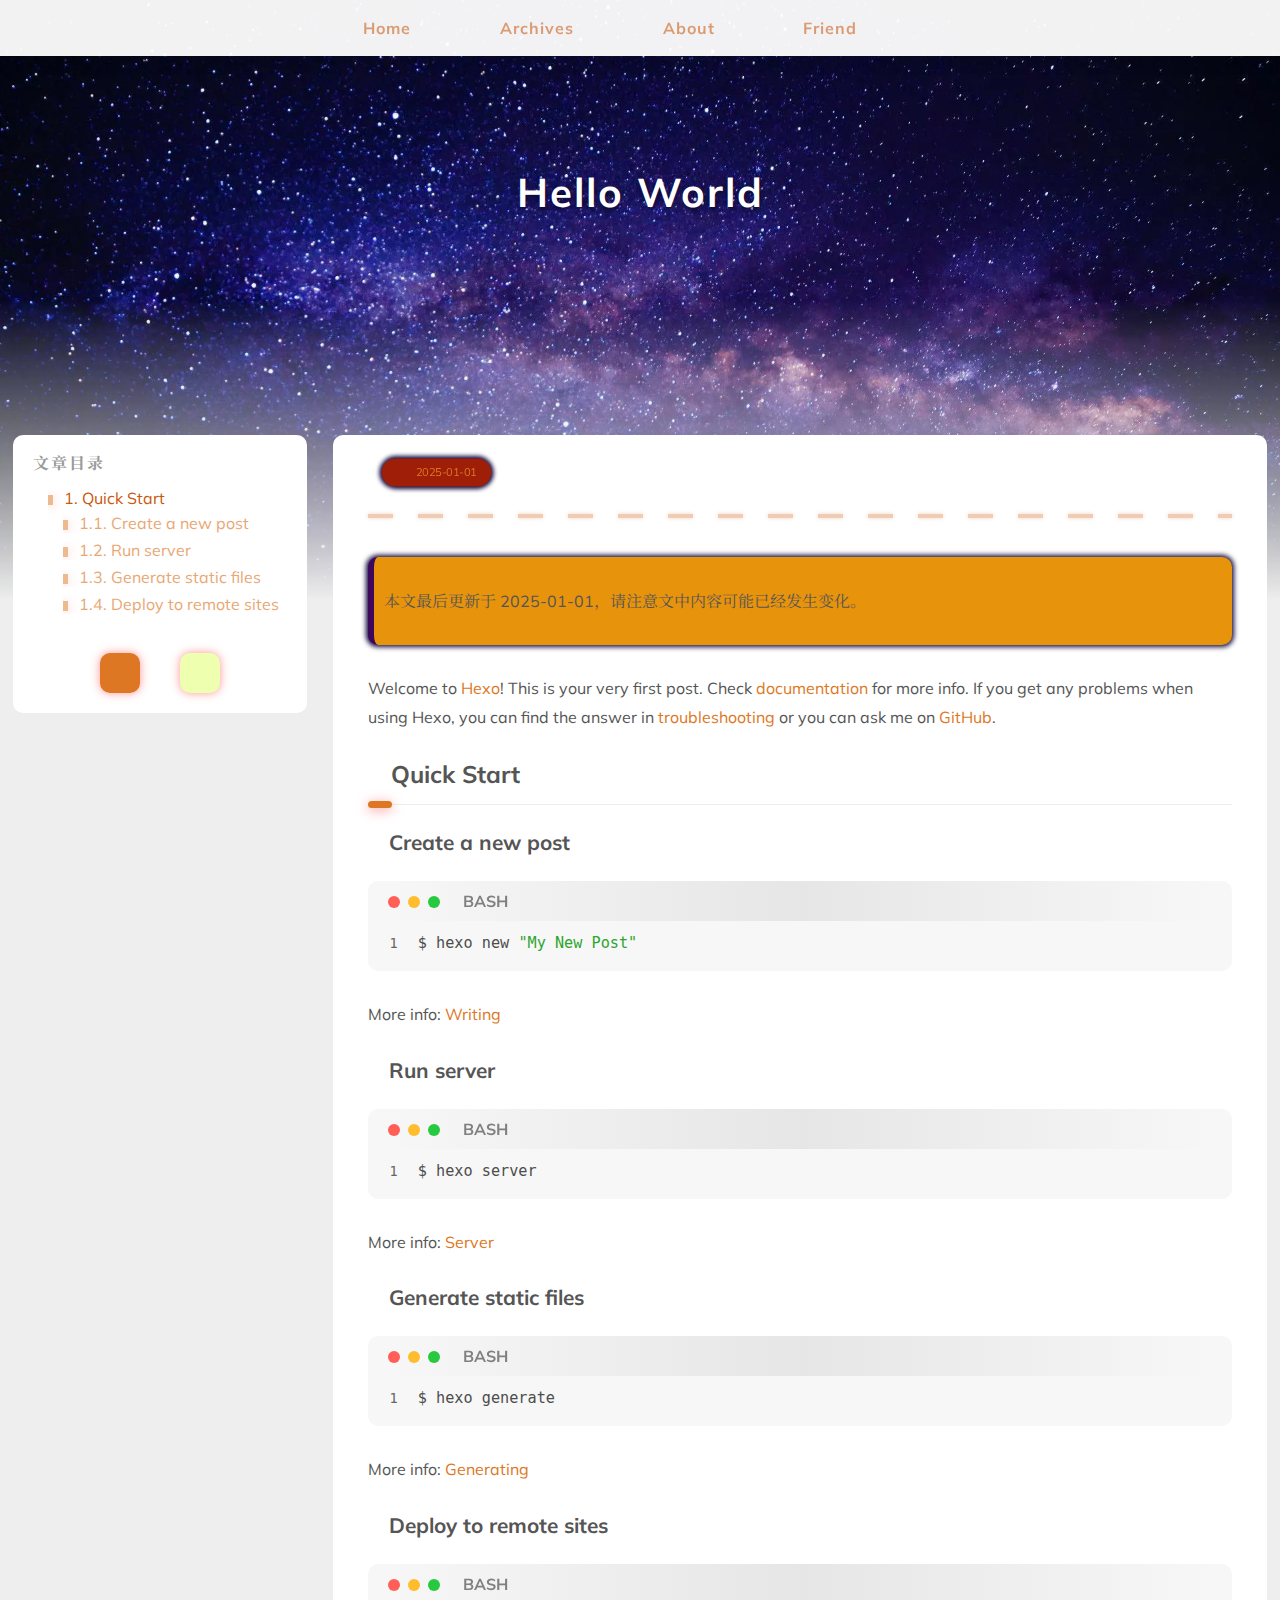
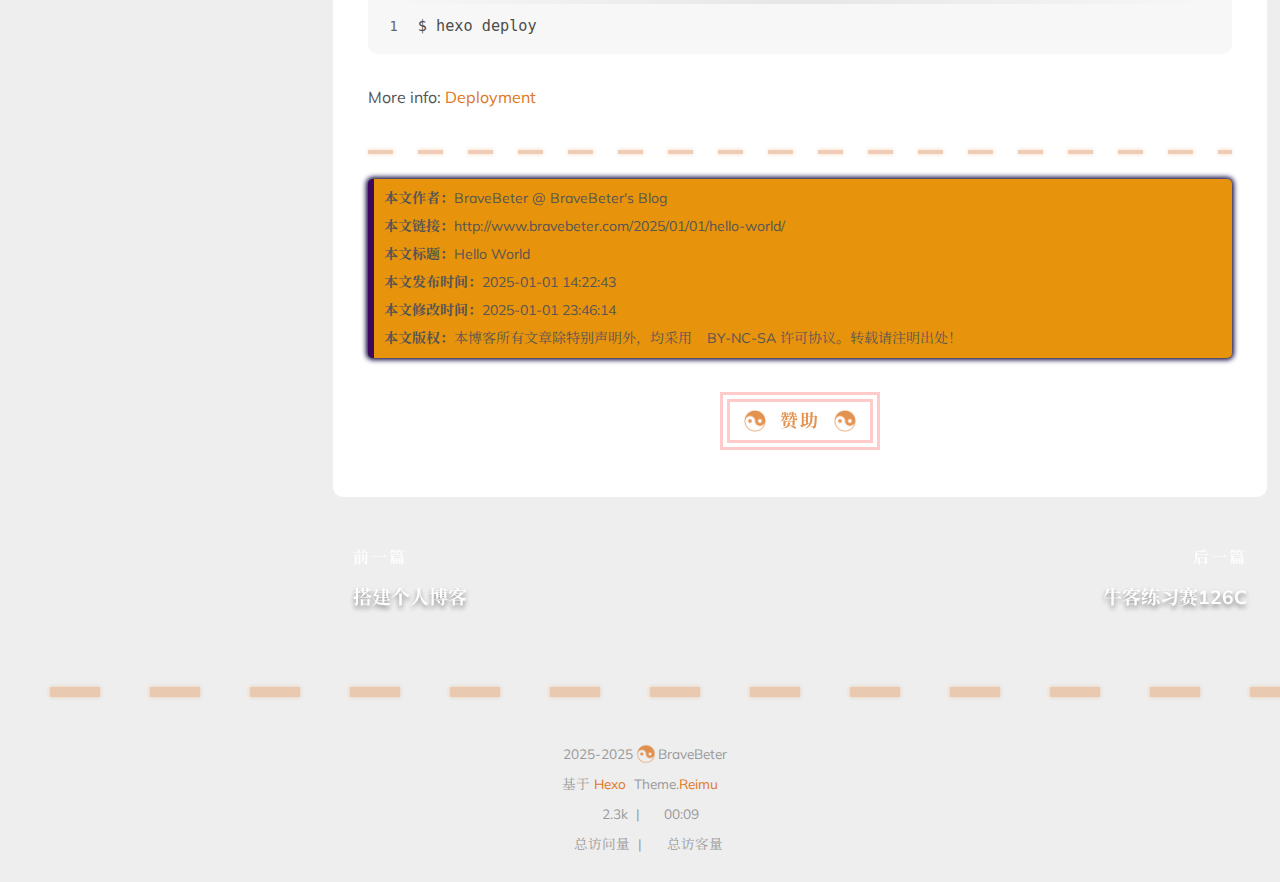
<file: 2025/01/01/hello-world/index.html>
<!DOCTYPE html>
  <html lang="zh-CN"  >
  <head>
  <meta charset="utf-8">
  
  <script src="https://www.googletagmanager.com/gtag/js?id=true"></script>
  <script data-pjax>
    window.dataLayer = window.dataLayer || [];

    function gtag() {
      dataLayer.push(arguments);
    }

    gtag('js', new Date());
    gtag('config', 'true');
  </script>


  
  <script>
    (function(c,l,a,r,i,t,y){
        c[a]=c[a]||function(){(c[a].q=c[a].q||[]).push(arguments)};
        t=l.createElement(r);t.async=1;t.src="https://www.clarity.ms/tag/"+i;
        y=l.getElementsByTagName(r)[0];y.parentNode.insertBefore(t,y);
    })(window, document, "clarity", "script", "true");
  </script>


  
  <script async src="https://hm.baidu.com/hm.js?true"></script>
  <script data-pjax>
    var _hmt = _hmt || [];
    _hmt.push(["_trackPageview", location.pathname]);
  </script>


  <script>window.REIMU_CONFIG = {};window.REIMU_CONFIG.icon_font = '4552607_tq6stt6tcg';window.REIMU_CONFIG.clipboard_tips = {"success":"复制成功(*^▽^*)","fail":"复制失败 (ﾟ⊿ﾟ)ﾂ","copyright":{"enable":true,"count":50,"content":"本文版权：本博客所有文章除特别声明外，均采用 BY-NC-SA 许可协议。转载请注明出处！"}};window.REIMU_CONFIG.outdate = {"enable":true,"daysAgo":180,"message":"本文最后更新于 {time}，请注意文中内容可能已经发生变化。"};window.REIMU_CONFIG.code_block = {"expand":true};</script>
  
  <title>
    Hello World |
    
    BraveBeter&#39;s Blog
  </title>
  <meta name="viewport" content="width=device-width, initial-scale=1, shrink-to-fit=no">
  <link rel="preconnect" href="https://fonts.gstatic.com/" crossorigin><link rel="preload" as="style" href="https://fonts.googleapis.com/css?family=Mulish:400,400italic,700,700italic%7CNoto%20Serif%20SC:400,400italic,700,700italic&display=swap"><link rel="stylesheet" href="https://fonts.googleapis.com/css?family=Mulish:400,400italic,700,700italic%7CNoto%20Serif%20SC:400,400italic,700,700italic&display=swap" media="print" onload="this.media&#x3D;&#39;all&#39;">
  
    <link rel="preload" href="//at.alicdn.com/t/c/font_4552607_tq6stt6tcg.woff2" as="font" type="font/woff2" crossorigin="anonymous">
  
  
    
<link rel="stylesheet" href="/css/loader.css">

  
  
    <meta name="description" content="Welcome to Hexo! This is your very first post. Check documentation for more info. If you get any problems when using Hexo, you can find the answer in troubleshooting or you can ask me on GitHub. Quick">
<meta property="og:type" content="article">
<meta property="og:title" content="Hello World">
<meta property="og:url" content="http://www.bravebeter.com/2025/01/01/hello-world/index.html">
<meta property="og:site_name" content="BraveBeter&#39;s Blog">
<meta property="og:description" content="Welcome to Hexo! This is your very first post. Check documentation for more info. If you get any problems when using Hexo, you can find the answer in troubleshooting or you can ask me on GitHub. Quick">
<meta property="og:locale" content="zh_CN">
<meta property="article:published_time" content="2025-01-01T06:22:43.724Z">
<meta property="article:modified_time" content="2025-01-01T15:46:14.541Z">
<meta property="article:author" content="BraveBeter">
<meta property="article:tag" content="create something interesting">
<meta name="twitter:card" content="summary">
  
  
    <link rel="alternate" href="/atom.xml" title="BraveBeter's Blog" type="application/atom+xml">
  
  
    <link rel="shortcut icon" href="/images/favicon.ico">
  
  
<link rel="stylesheet" href="/css/style.css">

  <link rel="preload" href="https://npm.webcache.cn/photoswipe@5.4.4/dist/photoswipe.css" as="style" onload="this.onload=null;this.rel='stylesheet'">
  
  
  
  
  
    
<link rel="stylesheet" href="https://npm.webcache.cn/@reimujs/aos@0.1.0/dist/aos.css">

  
  
    
<link rel="stylesheet" href="https://npm.webcache.cn/aplayer@1.10.1/dist/APlayer.min.css">

  
<meta name="generator" content="Hexo 7.3.0"></head>

  <body>
    
  <div id='loader'>
    <div class="loading-left-bg loading-bg"></div>
    <div class="loading-right-bg loading-bg"></div>
    <div class="spinner-box">
      <div class="loading-taichi">
        
          <svg width="150" height="150" viewBox="0 0 1024 1024" class="icon" version="1.1" xmlns="https://www.w3.org/2000/svg" shape-rendering="geometricPrecision">
            <path d="M303.5 432A80 80 0 0 1 291.5 592A80 80 0 0 1 303.5 432z" fill="var(--red-1, #ff5252)" />
            <path d="M512 65A447 447 0 0 1 512 959L512 929A417 417 0 0 0 512 95A417 417 0 0 0 512 929L512 959A447 447 0 0 1 512 65z 
           M512 95A417 417 0 0 1 929 512A208.5 208.5 0 0 1 720.5 720.5L720.5 592A80 80 0 0 0 720.5 432A80 80 0 0 0 720.5 592L720.5 720.5A208.5 208.5 0 0 1 512 512A208.5 208.5 0 0 0 303.5 303.5A208.5 208.5 0 0 0 95 512A417 417 0 0 1 512 95z" fill="var(--red-1, #ff5252)" />
          </svg>
        
      </div>
      <div class="loading-word">呼呼呼...</div>
    </div>
  </div>
  </div>
  <script>
    var time = null;
    var startLoading = () => {
      time = Date.now();
      document.getElementById('loader').classList.remove("loading");
    }
    var endLoading = () => {
      if (!time) {
        document.body.style.overflow = 'auto';
        document.getElementById('loader').classList.add("loading");
      } else {
        if (Date.now() - time > 500) {
          time = null;
          document.body.style.overflow = 'auto';
          document.getElementById('loader').classList.add("loading");
        } else {
          setTimeout(endLoading, 500 - (Date.now() - time));
          time = null;
        }
      }
    }
    window.addEventListener('DOMContentLoaded', endLoading);
    document.getElementById('loader').addEventListener('click', endLoading);
  </script>

<div id="copy-tooltip" style="pointer-events: none; opacity: 0; transition: all 0.2s ease; position: fixed;top: 50%;left: 50%;z-index: 999;transform: translate(-50%, -50%);color: white;background: rgba(0, 0, 0, 0.5);padding: 10px 15px;border-radius: 10px;">
</div>


    <div id="container">
      <div id="wrap">
        <div id="header-nav">
  <nav id="main-nav">
    
      
        <span class="main-nav-link-wrap">
          <div class="main-nav-icon icon rotate">
            &#xe62b;
          </div>
          <a class="main-nav-link" href="/">Home</a>
        </span>
      
        <span class="main-nav-link-wrap">
          <div class="main-nav-icon icon rotate">
            &#xe62b;
          </div>
          <a class="main-nav-link" href="/archives">Archives</a>
        </span>
      
        <span class="main-nav-link-wrap">
          <div class="main-nav-icon icon rotate">
            &#xe62b;
          </div>
          <a class="main-nav-link" href="/about">About</a>
        </span>
      
        <span class="main-nav-link-wrap">
          <div class="main-nav-icon icon rotate">
            &#xe62b;
          </div>
          <a class="main-nav-link" href="/friend">Friend</a>
        </span>
      
    
    <a id="main-nav-toggle" class="nav-icon"></a>
  </nav>
  <nav id="sub-nav">
    
      <a id="nav-rss-link" class="nav-icon" href="/atom.xml" title="RSS 订阅" target="_blank"></a>
    
    
    
  </nav>
</div>
<header id="header">
  
    <picture></picture>
    <img fetchpriority="high" src="/images/sky.webp" alt="Hello World">
  
  <div id="header-outer">
    <div id="header-title">
      
        
        
          <a href="/" id="logo">
            <h1 data-aos="slide-up">Hello World</h1>
          </a>
        
      
      
        
        <h2 id="subtitle-wrap" data-aos="slide-down">
          
        </h2>
      
    </div>
  </div>
</header>

        <div id="content" class="sidebar-left"  >
          <aside id="sidebar">
  
    <div id="aplayer" theme="var(--color-link)" data-aos="fade-up"></div>
  
  
  <div class="sidebar-wrapper wrap-sticky">
    <div class="sidebar-wrap" data-aos="fade-up">
      
        <div class="sidebar-toc-sidebar"><div class="sidebar-toc">
  <h3 class="toc-title">文章目录</h3>
  <div class="sidebar-toc-wrapper toc-div-class" >
      
        <ol class="toc"><li class="toc-item toc-level-2"><a class="toc-link" href="#Quick-Start"><span class="toc-number">1.</span> <span class="toc-text">Quick Start</span></a><ol class="toc-child"><li class="toc-item toc-level-3"><a class="toc-link" href="#Create-a-new-post"><span class="toc-number">1.1.</span> <span class="toc-text">Create a new post</span></a></li><li class="toc-item toc-level-3"><a class="toc-link" href="#Run-server"><span class="toc-number">1.2.</span> <span class="toc-text">Run server</span></a></li><li class="toc-item toc-level-3"><a class="toc-link" href="#Generate-static-files"><span class="toc-number">1.3.</span> <span class="toc-text">Generate static files</span></a></li><li class="toc-item toc-level-3"><a class="toc-link" href="#Deploy-to-remote-sites"><span class="toc-number">1.4.</span> <span class="toc-text">Deploy to remote sites</span></a></li></ol></li></ol>
      
  </div>
</div>
</div>
        <div class="sidebar-common-sidebar hidden"><div class="sidebar-author">
  <img data-src="/avatar/dihuang.webp" data-sizes="auto" alt="BraveBeter" class="lazyload">
  <div class="sidebar-author-name">BraveBeter</div>
  <div class="sidebar-description">创造有趣</div>
</div>
<div class="sidebar-state">
  <div class="sidebar-state-article">
    <div>文章</div>
    <div class="sidebar-state-number">3</div>
  </div>
  <div class="sidebar-state-category">
    <div>分类</div>
    <div class="sidebar-state-number">0</div>
  </div>
  <div class="sidebar-state-tag">
    <div>标签</div>
    <div class="sidebar-state-number">2</div>
  </div>
</div>
<div class="sidebar-social">
  
    <div class="icon-github sidebar-social-icon">
      <a href=https://github.com/Luanxiaorui itemprop="url" target="_blank" aria-label="github" rel="noopener external nofollow noreferrer"></a>
    </div>
  
</div>
<div class="sidebar-menu">
  
    
      <div class="sidebar-menu-link-wrap">
        <a class="sidebar-menu-link-dummy" href="/" aria-label="Home"></a>
        <div class="sidebar-menu-icon icon rotate">
          &#xe62b;
        </div>
        <div class="sidebar-menu-link">Home</div>
      </div>
    
      <div class="sidebar-menu-link-wrap">
        <a class="sidebar-menu-link-dummy" href="/archives" aria-label="Archives"></a>
        <div class="sidebar-menu-icon icon rotate">
          &#xe62b;
        </div>
        <div class="sidebar-menu-link">Archives</div>
      </div>
    
      <div class="sidebar-menu-link-wrap">
        <a class="sidebar-menu-link-dummy" href="/about" aria-label="About"></a>
        <div class="sidebar-menu-icon icon rotate">
          &#xe62b;
        </div>
        <div class="sidebar-menu-link">About</div>
      </div>
    
      <div class="sidebar-menu-link-wrap">
        <a class="sidebar-menu-link-dummy" href="/friend" aria-label="Friend"></a>
        <div class="sidebar-menu-icon icon rotate">
          &#xe62b;
        </div>
        <div class="sidebar-menu-link">Friend</div>
      </div>
    
  
</div>
</div>
      
      
        <div class="sidebar-btn-wrapper" style="position:static">
          <div class="sidebar-toc-btn current"></div>
          <div class="sidebar-common-btn"></div>
        </div>
      
    </div>
  </div>

  <div class="sidebar-widget">
  
  </div>
</aside>

          <section id="main"><article id="post-hello-world" class="h-entry article article-type-post" itemprop="blogPost" itemscope itemtype="https://schema.org/BlogPosting">
  <div class="article-inner" data-aos="fade-up">
    <div class="article-meta">
      <div class="article-date">
  <a href="/2025/01/01/hello-world/?" class="article-date-link" data-aos="zoom-in">
    <time datetime="2025-01-01T06:22:43.724Z" itemprop="datePublished">2025-01-01</time>
    <time style="display: none;" id="post-update-time">2025-01-01</time>
  </a>
</div>

      

    </div>
    <div class="hr-line"></div>
    

    <div class="e-content article-entry" itemprop="articleBody">
      
        <blockquote id="outdate-blockquote" style="display: none;"><p></p></blockquote>
      
      
        <p>Welcome to <a target="_blank" rel="noopener" href="https://hexo.io/">Hexo</a>! This is your very first post. Check <a target="_blank" rel="noopener" href="https://hexo.io/docs/">documentation</a> for more info. If you get any problems when using Hexo, you can find the answer in <a target="_blank" rel="noopener" href="https://hexo.io/docs/troubleshooting.html">troubleshooting</a> or you can ask me on <a target="_blank" rel="noopener" href="https://github.com/hexojs/hexo/issues">GitHub</a>.</p>
<h2 id="Quick-Start"><a href="#Quick-Start" class="headerlink" title="Quick Start"></a>Quick Start</h2><h3 id="Create-a-new-post"><a href="#Create-a-new-post" class="headerlink" title="Create a new post"></a>Create a new post</h3><figure class="highlight bash"><table><tr><td class="gutter"><pre><span class="line">1</span><br></pre></td><td class="code"><pre><span class="line">$ hexo new <span class="string">&quot;My New Post&quot;</span></span><br></pre></td></tr></table></figure>

<p>More info: <a target="_blank" rel="noopener" href="https://hexo.io/docs/writing.html">Writing</a></p>
<h3 id="Run-server"><a href="#Run-server" class="headerlink" title="Run server"></a>Run server</h3><figure class="highlight bash"><table><tr><td class="gutter"><pre><span class="line">1</span><br></pre></td><td class="code"><pre><span class="line">$ hexo server</span><br></pre></td></tr></table></figure>

<p>More info: <a target="_blank" rel="noopener" href="https://hexo.io/docs/server.html">Server</a></p>
<h3 id="Generate-static-files"><a href="#Generate-static-files" class="headerlink" title="Generate static files"></a>Generate static files</h3><figure class="highlight bash"><table><tr><td class="gutter"><pre><span class="line">1</span><br></pre></td><td class="code"><pre><span class="line">$ hexo generate</span><br></pre></td></tr></table></figure>

<p>More info: <a target="_blank" rel="noopener" href="https://hexo.io/docs/generating.html">Generating</a></p>
<h3 id="Deploy-to-remote-sites"><a href="#Deploy-to-remote-sites" class="headerlink" title="Deploy to remote sites"></a>Deploy to remote sites</h3><figure class="highlight bash"><table><tr><td class="gutter"><pre><span class="line">1</span><br></pre></td><td class="code"><pre><span class="line">$ hexo deploy</span><br></pre></td></tr></table></figure>

<p>More info: <a target="_blank" rel="noopener" href="https://hexo.io/docs/one-command-deployment.html">Deployment</a></p>

      
    </div>
    <footer class="article-footer">
      
        <blockquote class="article-copyright">
    <p><strong>本文作者：</strong>BraveBeter @ BraveBeter's Blog</p>
    <p><strong>本文链接：</strong><a href="http://www.bravebeter.com/2025/01/01/hello-world/">http://www.bravebeter.com/2025/01/01/hello-world/</a></p>
    <p><strong>本文标题：</strong>Hello World</p>
    <p><strong>本文发布时间：</strong>2025-01-01 14:22:43</p>
    <p><strong>本文修改时间：</strong>2025-01-01 23:46:14</p>
    <p><strong>本文版权：</strong>本博客所有文章除特别声明外，均采用 <a href="https://creativecommons.org/licenses/by-nc-sa/4.0/deed.zh" rel="noopener external nofollow noreferrer" target="_blank"><span class="icon-creative-commons"></span>BY-NC-SA</a> 许可协议。转载请注明出处！</p>
    <span class="icon-creative-commons article-copyright-bg"></span>
  </blockquote>
      
      
        <div class="sponsor-wrapper">
  <div class="sponsor-button-wrapper">
    <div class="sponsor-icon rotate"></div>
    <div class="sponsor-title">赞助</div>
    <div class="sponsor-icon rotate"></div>
  </div>
  <div class="sponsor-tip">请作者喝杯咖啡吧！</div>
  
    <div class="sponsor-qr">
      
        <div class="sponsor-qr-image-wrapper">
          <img src="/images/alipay.jpg" alt=支付宝 width="200" />
          <p class="sponsor-qr-name">支付宝</p>
        </div>
      
    </div>
  
</div>
      
      
      
      
      
      
      

    </footer>
  </div>
  
  <nav id="article-nav" data-aos="fade-up">
    
      <div class="article-nav-link-wrap article-nav-link-left">
        
          <img data-src="/images/windows.webp" data-sizes="auto" alt="搭建个人博客" class="lazyload">
        
        <a href="/2025/01/14/%E6%90%AD%E5%BB%BA%E5%8D%9A%E5%AE%A2/?"></a>
        <div class="article-nav-caption">前一篇</div>
        <h3 class="article-nav-title">
          
            搭建个人博客
          
        </h3>
      </div>
    
    
    <div class="article-nav-link-wrap article-nav-link-right">
      
        <img data-src="/images/windows.webp" data-sizes="auto" alt="牛客练习赛126C" class="lazyload">
      
      <a href="/2024/06/07/%E7%89%9B%E5%AE%A2%E7%BB%83%E4%B9%A0%E8%B5%9B126C/?"></a>
      <div class="article-nav-caption">后一篇</div>
      <h3 class="article-nav-title">
        
          牛客练习赛126C
        
      </h3>
    </div>
    
  </nav>


</article>






</section>
        </div>
        
        
        <footer id="footer">
  <div style="width: 100%; overflow: hidden">
    <div class="footer-line"></div>
  </div>
  <div id="footer-info">
    
    <div>
      <span class="icon-copyright"></span>
      2025-2025
      <span class="footer-info-sep rotate"></span>
      BraveBeter
    </div>
    
      <div>
        基于&nbsp;<a href="https://hexo.io/" rel="noopener external nofollow noreferrer" target="_blank">Hexo</a>&nbsp;
        Theme.<a href="https://github.com/D-Sketon/hexo-theme-reimu" rel="noopener external nofollow noreferrer" target="_blank">Reimu</a>
      </div>
    
    
      <div>
        <span class="icon-brush"></span>
        2.3k
        &nbsp;|&nbsp;
        <span class="icon-coffee"></span>
        00:09
      </div>
    
    
    
    
      <div>
        <span class="icon-eye"></span>
        <span id="busuanzi_container_site_pv">总访问量&nbsp;<span id="busuanzi_value_site_pv"></span></span>
        &nbsp;|&nbsp;
        <span class="icon-user"></span>
        <span id="busuanzi_container_site_uv">总访客量&nbsp;<span id="busuanzi_value_site_uv"></span></span>
      </div>
    
  </div>
</footer>

        
          <div class="sidebar-top">
            <div class="sidebar-top-taichi rotate"></div>
            <div class="arrow-up"></div>
          </div>
        
        <div id="mask" class="hide"></div>
      </div>
      <nav id="mobile-nav">
  <div class="sidebar-wrap">
    
      <div class="sidebar-toc-sidebar"><div class="sidebar-toc">
  <h3 class="toc-title">文章目录</h3>
  <div class="sidebar-toc-wrapper toc-div-class" >
      
        <ol class="toc"><li class="toc-item toc-level-2"><a class="toc-link" href="#Quick-Start"><span class="toc-number">1.</span> <span class="toc-text">Quick Start</span></a><ol class="toc-child"><li class="toc-item toc-level-3"><a class="toc-link" href="#Create-a-new-post"><span class="toc-number">1.1.</span> <span class="toc-text">Create a new post</span></a></li><li class="toc-item toc-level-3"><a class="toc-link" href="#Run-server"><span class="toc-number">1.2.</span> <span class="toc-text">Run server</span></a></li><li class="toc-item toc-level-3"><a class="toc-link" href="#Generate-static-files"><span class="toc-number">1.3.</span> <span class="toc-text">Generate static files</span></a></li><li class="toc-item toc-level-3"><a class="toc-link" href="#Deploy-to-remote-sites"><span class="toc-number">1.4.</span> <span class="toc-text">Deploy to remote sites</span></a></li></ol></li></ol>
      
  </div>
</div>
</div>
      <div class="sidebar-common-sidebar hidden"><div class="sidebar-author">
  <img data-src="/avatar/dihuang.webp" data-sizes="auto" alt="BraveBeter" class="lazyload">
  <div class="sidebar-author-name">BraveBeter</div>
  <div class="sidebar-description">创造有趣</div>
</div>
<div class="sidebar-state">
  <div class="sidebar-state-article">
    <div>文章</div>
    <div class="sidebar-state-number">3</div>
  </div>
  <div class="sidebar-state-category">
    <div>分类</div>
    <div class="sidebar-state-number">0</div>
  </div>
  <div class="sidebar-state-tag">
    <div>标签</div>
    <div class="sidebar-state-number">2</div>
  </div>
</div>
<div class="sidebar-social">
  
    <div class="icon-github sidebar-social-icon">
      <a href=https://github.com/Luanxiaorui itemprop="url" target="_blank" aria-label="github" rel="noopener external nofollow noreferrer"></a>
    </div>
  
</div>
<div class="sidebar-menu">
  
    
      <div class="sidebar-menu-link-wrap">
        <a class="sidebar-menu-link-dummy" href="/" aria-label="Home"></a>
        <div class="sidebar-menu-icon icon rotate">
          &#xe62b;
        </div>
        <div class="sidebar-menu-link">Home</div>
      </div>
    
      <div class="sidebar-menu-link-wrap">
        <a class="sidebar-menu-link-dummy" href="/archives" aria-label="Archives"></a>
        <div class="sidebar-menu-icon icon rotate">
          &#xe62b;
        </div>
        <div class="sidebar-menu-link">Archives</div>
      </div>
    
      <div class="sidebar-menu-link-wrap">
        <a class="sidebar-menu-link-dummy" href="/about" aria-label="About"></a>
        <div class="sidebar-menu-icon icon rotate">
          &#xe62b;
        </div>
        <div class="sidebar-menu-link">About</div>
      </div>
    
      <div class="sidebar-menu-link-wrap">
        <a class="sidebar-menu-link-dummy" href="/friend" aria-label="Friend"></a>
        <div class="sidebar-menu-icon icon rotate">
          &#xe62b;
        </div>
        <div class="sidebar-menu-link">Friend</div>
      </div>
    
  
</div>
</div>
    
  </div>
  
    <div class="sidebar-btn-wrapper">
      <div class="sidebar-toc-btn current"></div>
      <div class="sidebar-common-btn"></div>
    </div>
  
</nav>

    </div>
    
    
<script src="https://npm.webcache.cn/lazysizes@5.3.2/lazysizes.min.js" integrity="sha384-3gT&#x2F;vsepWkfz&#x2F;ff7PpWNUeMzeWoH3cDhm&#x2F;A8jM7ouoAK0&#x2F;fP&#x2F;9bcHHR5kHq2nf+e" crossorigin="anonymous"></script>


<script src="https://npm.webcache.cn/clipboard@2.0.11/dist/clipboard.min.js" integrity="sha384-J08i8An&#x2F;QeARD9ExYpvphB8BsyOj3Gh2TSh1aLINKO3L0cMSH2dN3E22zFoXEi0Q" crossorigin="anonymous"></script>



<script src="/js/script.js"></script>



  
<script src="/js/aos.js"></script>

  <script>
    var aosInit = () => {
      AOS.init({
        duration: 1000,
        easing: "ease",
        once: true,
        offset: 50,
      });
    };
    if (document.readyState === 'loading') {
      document.addEventListener('DOMContentLoaded', aosInit);
    } else {
      aosInit();
    }
  </script>



<script src="/js/pjax_script.js" data-pjax></script>







  
<script src="https://npm.webcache.cn/mouse-firework@0.0.6/dist/index.umd.js" integrity="sha384-vkGvf25gm1C1PbcoD5dNfc137HzNL&#x2F;hr1RKA5HniJOaawtvUmH5lTVFgFAruE9Ge" crossorigin="anonymous"></script>

  <script>
    window.firework && window.firework(JSON.parse('{"excludeElements":["a","button"],"particles":[{"shape":"circle","move":["emit"],"easing":"easeOutExpo","colors":["#ff5252","#ff7c7c","#ffafaf","#ffd0d0"],"number":20,"duration":[1200,1800],"shapeOptions":{"radius":[16,32],"alpha":[0.3,0.5]}},{"shape":"circle","move":["diffuse"],"easing":"easeOutExpo","colors":["#ff0000"],"number":1,"duration":[1200,1800],"shapeOptions":{"radius":20,"alpha":[0.2,0.5],"lineWidth":6}}]}'))
  </script>









  
<script src="https://npm.webcache.cn/quicklink@2.3.0/dist/quicklink.umd.js" integrity="sha384-aD7FsuQkS1ohgFKY41fJfeA+Wd&#x2F;QRNnrOd9Bs58K3FzKdJJv8yPnYU8Tnp5z1agS" crossorigin="anonymous"></script>

  <script data-pjax>
    window.quicklink?.listen({
      timeout: 3000,
      priority: true,
      ignores: []
    });
  </script>


<div id="lazy-script">
  <div>
    
    
      
        
<script src="/js/insert_highlight.js" data-pjax></script>

      
    
    
      <script type="module" data-pjax>
        const PhotoSwipeLightbox = (await safeImport("https://npm.webcache.cn/photoswipe@5.4.4/dist/photoswipe-lightbox.esm.min.js", "sha384-DiL6M/gG+wmTxmCRZyD1zee6lIhawn5TGvED0FOh7fXcN9B0aZ9dexSF/N6lrZi/")).default;
        
        const pswp = () => {
          if (_$$('.article-entry a.article-gallery-item').length > 0) {
            new PhotoSwipeLightbox({
              gallery: '.article-entry',
              children: 'a.article-gallery-item',
              pswpModule: () => safeImport("https://npm.webcache.cn/photoswipe@5.4.4/dist/photoswipe.esm.min.js", "sha384-WkkO3GCmgkC3VQWpaV8DqhKJqpzpF9JoByxDmnV8+oTJ7m3DfYEWX1fu1scuS4+s")
            }).init();
          }
          if(_$$('.article-gallery a.article-gallery-item').length > 0) {
            new PhotoSwipeLightbox({
              gallery: '.article-gallery',
              children: 'a.article-gallery-item',
              pswpModule: () => safeImport("https://npm.webcache.cn/photoswipe@5.4.4/dist/photoswipe.esm.min.js", "sha384-WkkO3GCmgkC3VQWpaV8DqhKJqpzpF9JoByxDmnV8+oTJ7m3DfYEWX1fu1scuS4+s")
            }).init();
          }
          window.lightboxStatus = 'done';
          window.removeEventListener('lightbox:ready', pswp);
        }
        if(window.lightboxStatus === 'ready') {
          pswp()
        } else {
          window.addEventListener('lightbox:ready', pswp);
        }
      </script>
      








    
  </div>
</div>


  <script>
    console.log(String.raw`%c 
 ______     ______     __     __    __     __  __    
/\  == \   /\  ___\   /\ \   /\ "-./  \   /\ \/\ \   
\ \  __<   \ \  __\   \ \ \  \ \ \-./\ \  \ \ \_\ \  
 \ \_\ \_\  \ \_____\  \ \_\  \ \_\ \ \_\  \ \_____\ 
  \/_/ /_/   \/_____/   \/_/   \/_/  \/_/   \/_____/ 
                                                  
`,'color: #ff5252;')
    console.log('%c Theme.Reimu v' + '1.2.0' + ' %c https://github.com/D-Sketon/hexo-theme-reimu ', 'color: white; background: #ff5252; padding:5px 0;', 'padding:4px;border:1px solid #ff5252;')
  </script>
  

<script data-pjax>
  var updateTime = _$('#post-update-time')?.innerHTML;

  if (updateTime) {
    const update = new Date(updateTime);
    const now = new Date();
    const diff = now - update;
    const days = diff / 86400000;
    const { daysAgo, message: template } = window.REIMU_CONFIG.outdate;
    if (days >= daysAgo) {
      const message = template.replace(/{time}/, updateTime);
      const blockquote = _$('#outdate-blockquote');
      if (blockquote) {
        blockquote.querySelector('p').innerText = message;
        blockquote.style.display = 'block';
      }
    }
  }
</script>


  
<script src="https://npm.webcache.cn/busuanzi@2.3.0/bsz.pure.mini.js" integrity="sha384-0M75wtSkhjIInv4coYlaJU83+OypaRCIq2SukQVQX04eGTCBXJDuWAbJet56id+S" crossorigin="anonymous" async></script>




<script>
  if ('serviceWorker' in navigator) {
    navigator.serviceWorker.getRegistrations().then((registrations) => {
      for (let registration of registrations) {
        registration.unregister();
      }
    });
  }
</script>





  
<script src="https://npm.webcache.cn/aplayer@1.10.1/dist/APlayer.min.js" integrity="sha384-gdGYZwHnfJM54evoZhpO0s6ZF5BQiybkiyW7VXr+h5UfruuRL&#x2F;aORyw+5+HZoU6e" crossorigin="anonymous"></script>

  
    <script>
      const ap = new APlayer({
        container: document.getElementById('aplayer'),
        audio: [{"name":"Riptide","artist":"the chainsmokers","url":"The Chainsmokers - Riptide.mp3","cover":"images/riptide.jpg"}] || [],
        fixed: null || false,
        autoplay: null || false,
        loop: '' || 'all',
        order: '' || 'list',
        preload: '' || 'auto',
        volume: null || 0.7,
        mutex: null || true,
        listFolded: null || false,
      });
    </script>
  



  </body>
  </html>
</file>
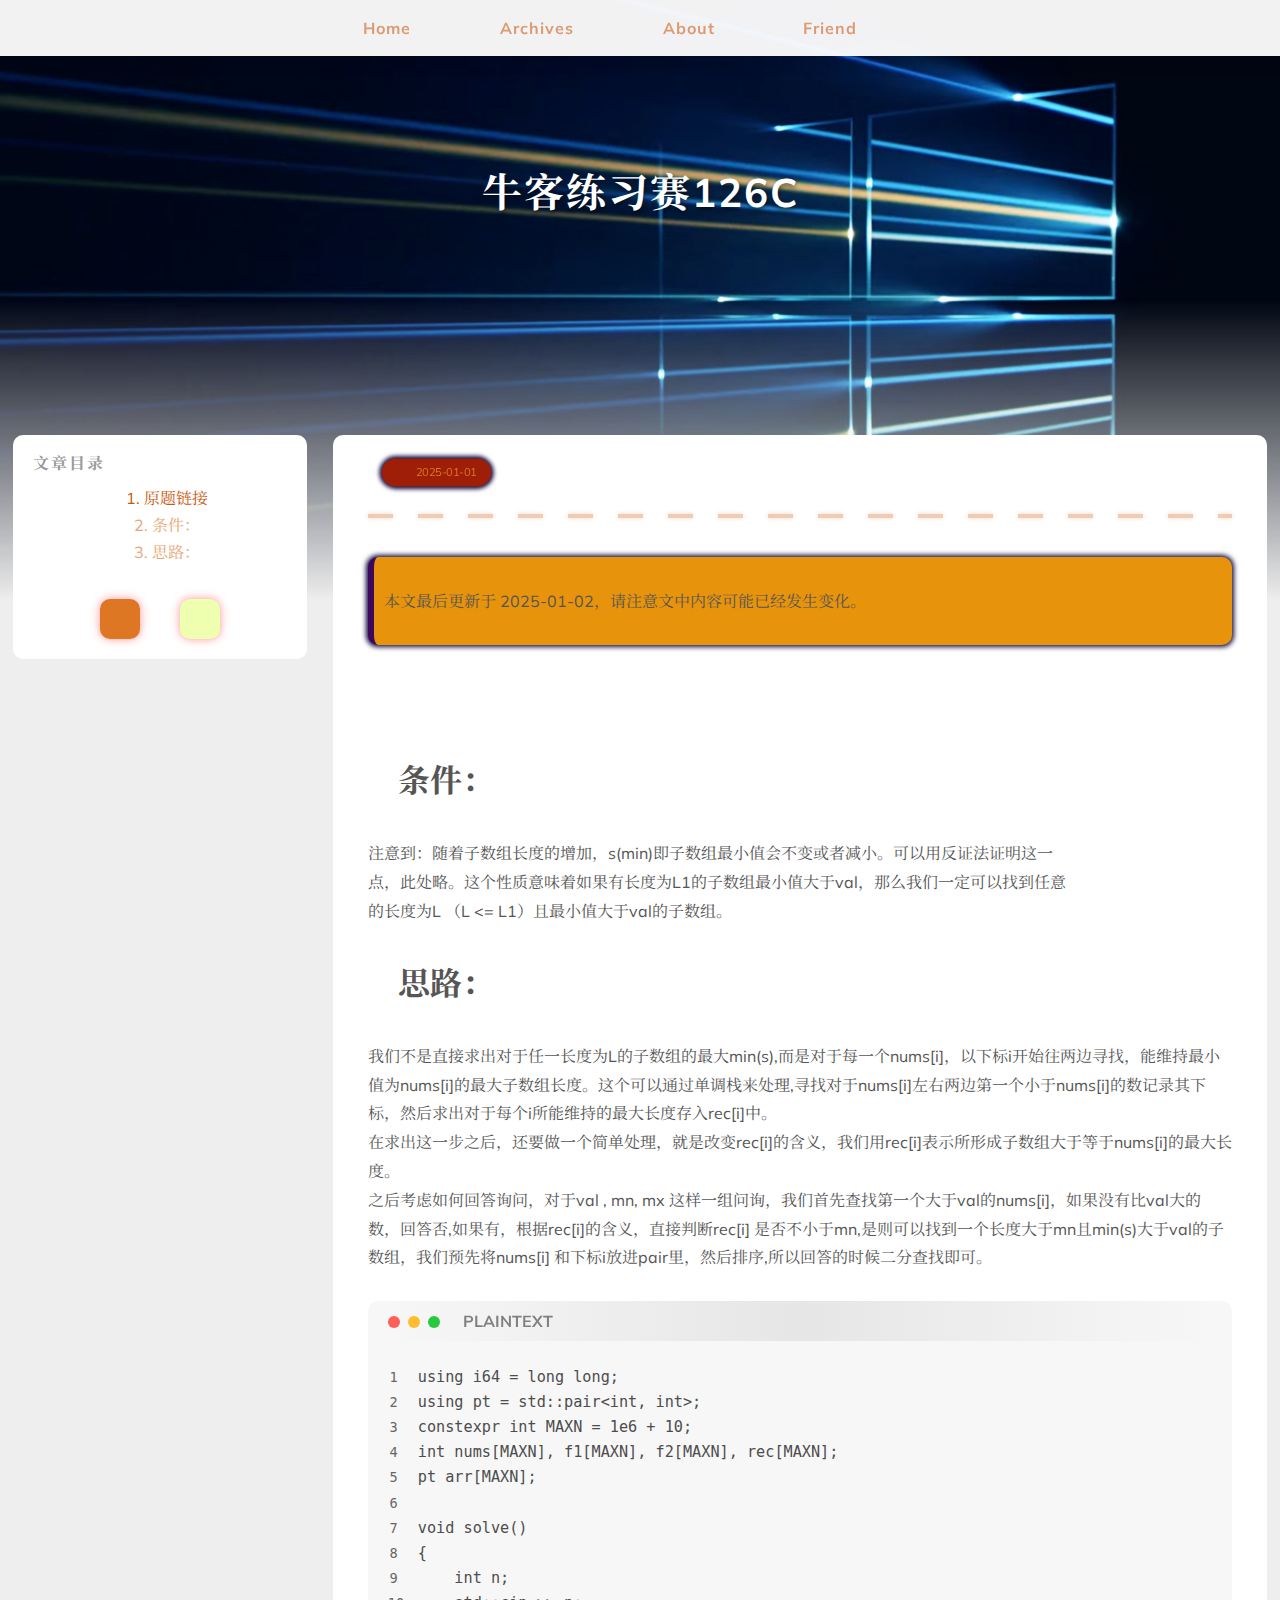
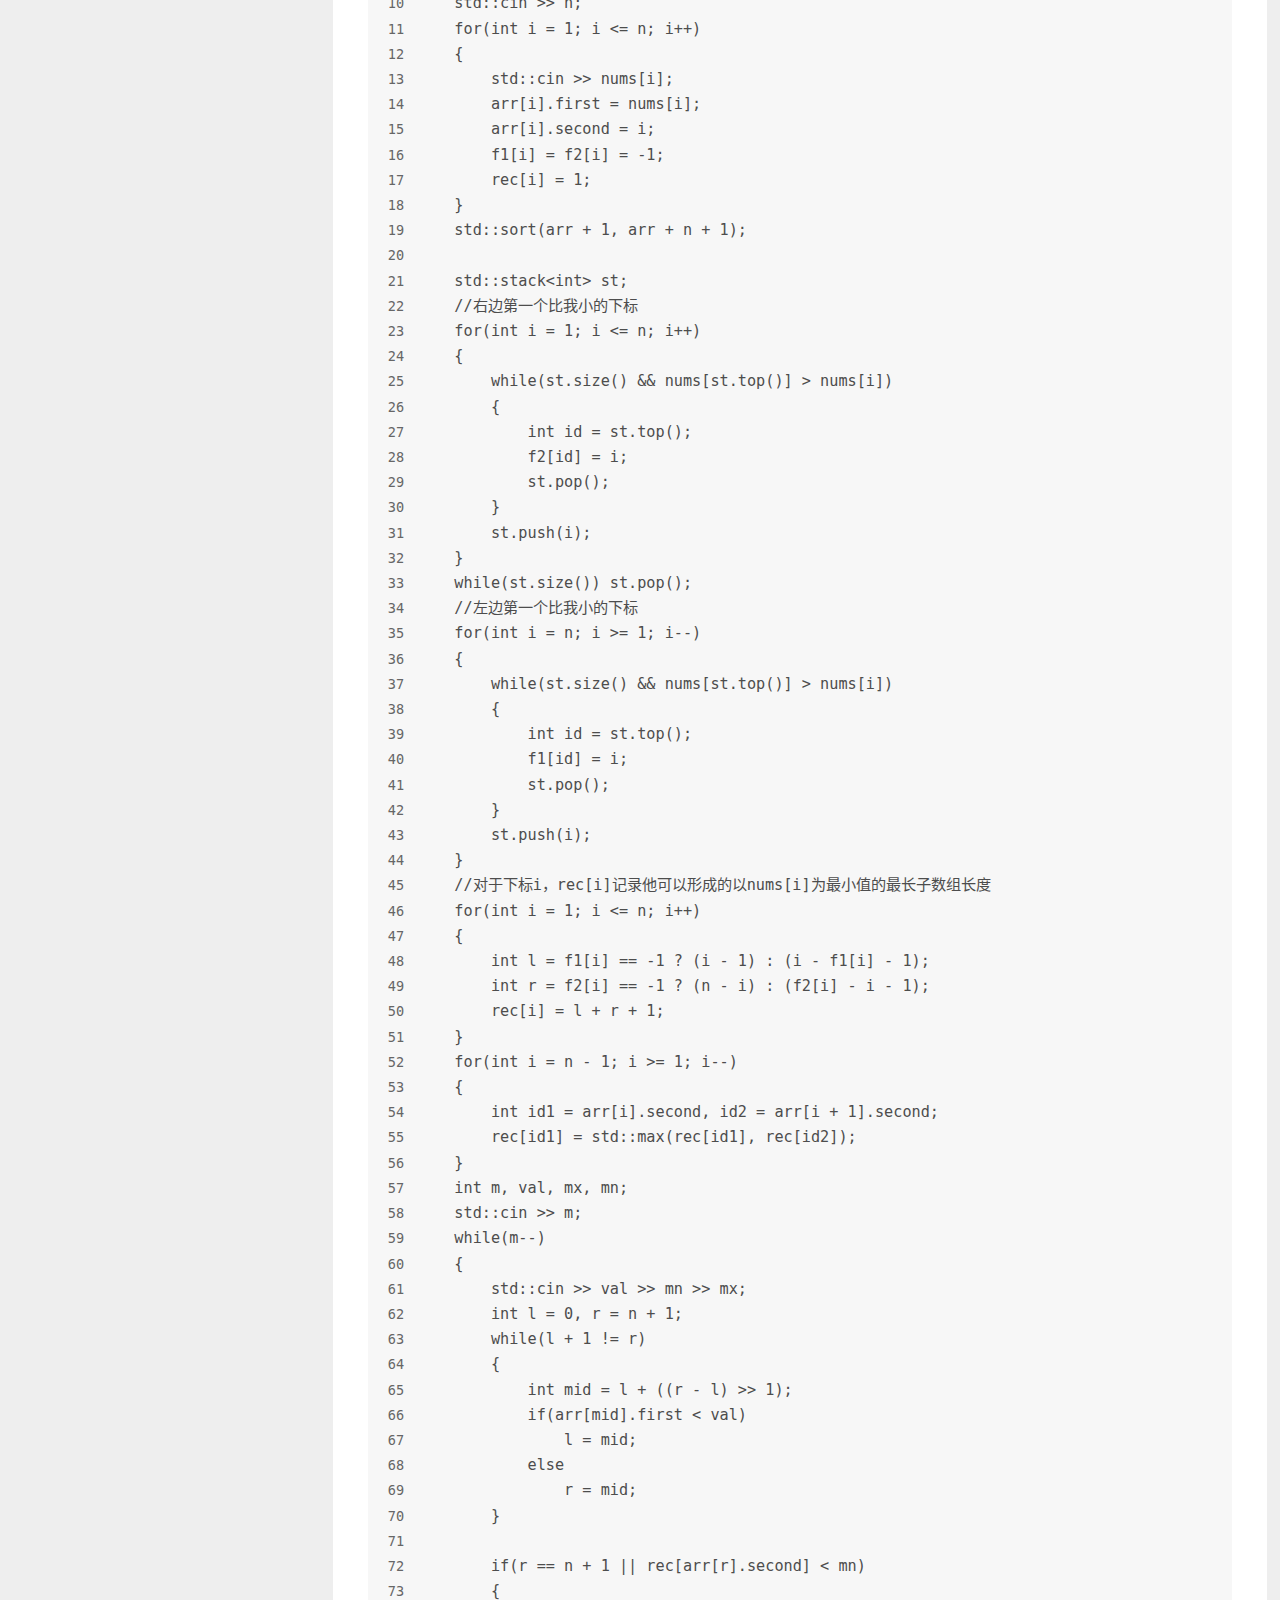
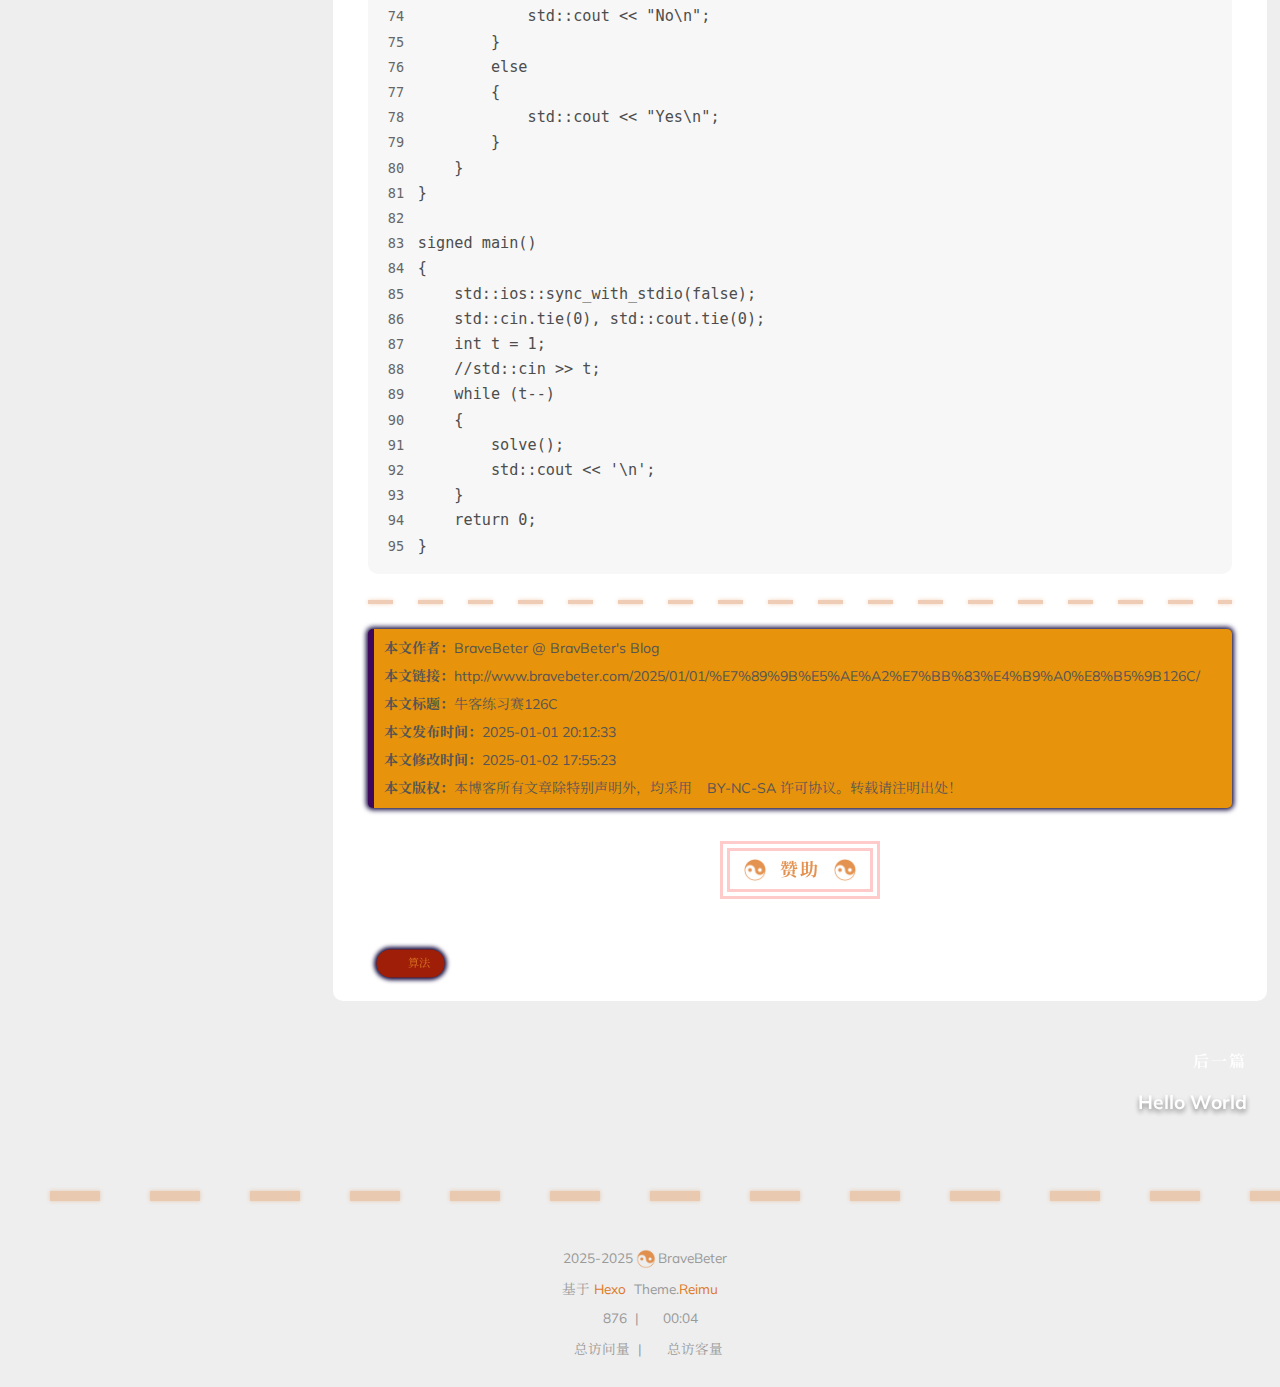
<file: 2025/01/01/牛客练习赛126C/index.html>
<!DOCTYPE html>
  <html lang="zh-CN"  >
  <head>
  <meta charset="utf-8">
  
  <script src="https://www.googletagmanager.com/gtag/js?id=true"></script>
  <script data-pjax>
    window.dataLayer = window.dataLayer || [];

    function gtag() {
      dataLayer.push(arguments);
    }

    gtag('js', new Date());
    gtag('config', 'true');
  </script>


  
  <script>
    (function(c,l,a,r,i,t,y){
        c[a]=c[a]||function(){(c[a].q=c[a].q||[]).push(arguments)};
        t=l.createElement(r);t.async=1;t.src="https://www.clarity.ms/tag/"+i;
        y=l.getElementsByTagName(r)[0];y.parentNode.insertBefore(t,y);
    })(window, document, "clarity", "script", "true");
  </script>


  
  <script async src="https://hm.baidu.com/hm.js?true"></script>
  <script data-pjax>
    var _hmt = _hmt || [];
    _hmt.push(["_trackPageview", location.pathname]);
  </script>


  <script>window.REIMU_CONFIG = {};window.REIMU_CONFIG.icon_font = '4552607_tq6stt6tcg';window.REIMU_CONFIG.clipboard_tips = {"success":"复制成功(*^▽^*)","fail":"复制失败 (ﾟ⊿ﾟ)ﾂ","copyright":{"enable":true,"count":50,"content":"本文版权：本博客所有文章除特别声明外，均采用 BY-NC-SA 许可协议。转载请注明出处！"}};window.REIMU_CONFIG.outdate = {"enable":true,"daysAgo":180,"message":"本文最后更新于 {time}，请注意文中内容可能已经发生变化。"};window.REIMU_CONFIG.code_block = {"expand":true};</script>
  
  <title>
    牛客练习赛126C |
    
    BravBeter&#39;s Blog
  </title>
  <meta name="viewport" content="width=device-width, initial-scale=1, shrink-to-fit=no">
  <link rel="preconnect" href="https://fonts.gstatic.com/" crossorigin><link rel="preload" as="style" href="https://fonts.googleapis.com/css?family=Mulish:400,400italic,700,700italic%7CNoto%20Serif%20SC:400,400italic,700,700italic&display=swap"><link rel="stylesheet" href="https://fonts.googleapis.com/css?family=Mulish:400,400italic,700,700italic%7CNoto%20Serif%20SC:400,400italic,700,700italic&display=swap" media="print" onload="this.media&#x3D;&#39;all&#39;">
  
    <link rel="preload" href="//at.alicdn.com/t/c/font_4552607_tq6stt6tcg.woff2" as="font" type="font/woff2" crossorigin="anonymous">
  
  
    
<link rel="stylesheet" href="/css/loader.css">

  
  
    <meta name="description" content="原题链接 条件：注意到：随着子数组长度的增加，s(min)即子数组最小值会不变或者减小。可以用反证法证明这一    点，此处略。这个性质意味着如果有长度为L1的子数组最小值大于val，那么我们一定可以找到任意    的长度为L （L &lt;&#x3D; L1）且最小值大于val的子数组。 思路：我们不是直接求出对于任一长度为L的子数组的最大min(s),而是对于每一个nums[i]，以下标i开">
<meta property="og:type" content="article">
<meta property="og:title" content="牛客练习赛126C">
<meta property="og:url" content="http://www.bravebeter.com/2025/01/01/%E7%89%9B%E5%AE%A2%E7%BB%83%E4%B9%A0%E8%B5%9B126C/index.html">
<meta property="og:site_name" content="BravBeter&#39;s Blog">
<meta property="og:description" content="原题链接 条件：注意到：随着子数组长度的增加，s(min)即子数组最小值会不变或者减小。可以用反证法证明这一    点，此处略。这个性质意味着如果有长度为L1的子数组最小值大于val，那么我们一定可以找到任意    的长度为L （L &lt;&#x3D; L1）且最小值大于val的子数组。 思路：我们不是直接求出对于任一长度为L的子数组的最大min(s),而是对于每一个nums[i]，以下标i开">
<meta property="og:locale" content="zh_CN">
<meta property="article:published_time" content="2025-01-01T12:12:33.000Z">
<meta property="article:modified_time" content="2025-01-02T09:55:23.544Z">
<meta property="article:author" content="BraveBeter">
<meta property="article:tag" content="算法">
<meta name="twitter:card" content="summary">
  
  
    <link rel="alternate" href="/atom.xml" title="BravBeter's Blog" type="application/atom+xml">
  
  
    <link rel="shortcut icon" href="/images/favicon.ico">
  
  
<link rel="stylesheet" href="/css/style.css">

  <link rel="preload" href="https://npm.webcache.cn/photoswipe@5.4.4/dist/photoswipe.css" as="style" onload="this.onload=null;this.rel='stylesheet'">
  
  
  
  
  
    
<link rel="stylesheet" href="https://npm.webcache.cn/@reimujs/aos@0.1.0/dist/aos.css">

  
  
    
<link rel="stylesheet" href="https://npm.webcache.cn/aplayer@1.10.1/dist/APlayer.min.css">

  
<meta name="generator" content="Hexo 7.3.0"></head>

  <body>
    
  <div id='loader'>
    <div class="loading-left-bg loading-bg"></div>
    <div class="loading-right-bg loading-bg"></div>
    <div class="spinner-box">
      <div class="loading-taichi">
        
          <svg width="150" height="150" viewBox="0 0 1024 1024" class="icon" version="1.1" xmlns="https://www.w3.org/2000/svg" shape-rendering="geometricPrecision">
            <path d="M303.5 432A80 80 0 0 1 291.5 592A80 80 0 0 1 303.5 432z" fill="var(--red-1, #ff5252)" />
            <path d="M512 65A447 447 0 0 1 512 959L512 929A417 417 0 0 0 512 95A417 417 0 0 0 512 929L512 959A447 447 0 0 1 512 65z 
           M512 95A417 417 0 0 1 929 512A208.5 208.5 0 0 1 720.5 720.5L720.5 592A80 80 0 0 0 720.5 432A80 80 0 0 0 720.5 592L720.5 720.5A208.5 208.5 0 0 1 512 512A208.5 208.5 0 0 0 303.5 303.5A208.5 208.5 0 0 0 95 512A417 417 0 0 1 512 95z" fill="var(--red-1, #ff5252)" />
          </svg>
        
      </div>
      <div class="loading-word">呼呼呼...</div>
    </div>
  </div>
  </div>
  <script>
    var time = null;
    var startLoading = () => {
      time = Date.now();
      document.getElementById('loader').classList.remove("loading");
    }
    var endLoading = () => {
      if (!time) {
        document.body.style.overflow = 'auto';
        document.getElementById('loader').classList.add("loading");
      } else {
        if (Date.now() - time > 500) {
          time = null;
          document.body.style.overflow = 'auto';
          document.getElementById('loader').classList.add("loading");
        } else {
          setTimeout(endLoading, 500 - (Date.now() - time));
          time = null;
        }
      }
    }
    window.addEventListener('DOMContentLoaded', endLoading);
    document.getElementById('loader').addEventListener('click', endLoading);
  </script>

<div id="copy-tooltip" style="pointer-events: none; opacity: 0; transition: all 0.2s ease; position: fixed;top: 50%;left: 50%;z-index: 999;transform: translate(-50%, -50%);color: white;background: rgba(0, 0, 0, 0.5);padding: 10px 15px;border-radius: 10px;">
</div>


    <div id="container">
      <div id="wrap">
        <div id="header-nav">
  <nav id="main-nav">
    
      
        <span class="main-nav-link-wrap">
          <div class="main-nav-icon icon rotate">
            &#xe62b;
          </div>
          <a class="main-nav-link" href="/">Home</a>
        </span>
      
        <span class="main-nav-link-wrap">
          <div class="main-nav-icon icon rotate">
            &#xe62b;
          </div>
          <a class="main-nav-link" href="/archives">Archives</a>
        </span>
      
        <span class="main-nav-link-wrap">
          <div class="main-nav-icon icon rotate">
            &#xe62b;
          </div>
          <a class="main-nav-link" href="/about">About</a>
        </span>
      
        <span class="main-nav-link-wrap">
          <div class="main-nav-icon icon rotate">
            &#xe62b;
          </div>
          <a class="main-nav-link" href="/friend">Friend</a>
        </span>
      
    
    <a id="main-nav-toggle" class="nav-icon"></a>
  </nav>
  <nav id="sub-nav">
    
      <a id="nav-rss-link" class="nav-icon" href="/atom.xml" title="RSS 订阅" target="_blank"></a>
    
    
    
  </nav>
</div>
<header id="header">
  
    <picture></picture>
    <img fetchpriority="high" src="/images/windows.webp" alt="牛客练习赛126C">
  
  <div id="header-outer">
    <div id="header-title">
      
        
        
          <a href="/" id="logo">
            <h1 data-aos="slide-up">牛客练习赛126C</h1>
          </a>
        
      
      
        
        <h2 id="subtitle-wrap" data-aos="slide-down">
          
        </h2>
      
    </div>
  </div>
</header>

        <div id="content" class="sidebar-left"  >
          <aside id="sidebar">
  
    <div id="aplayer" theme="var(--color-link)" data-aos="fade-up"></div>
  
  
  <div class="sidebar-wrapper wrap-sticky">
    <div class="sidebar-wrap" data-aos="fade-up">
      
        <div class="sidebar-toc-sidebar"><div class="sidebar-toc">
  <h3 class="toc-title">文章目录</h3>
  <div class="sidebar-toc-wrapper toc-div-class" >
      
        <ol class="toc"><li class="toc-item toc-level-1"><a class="toc-link" href="#%E5%8E%9F%E9%A2%98%E9%93%BE%E6%8E%A5"><span class="toc-number">1.</span> <span class="toc-text"> 原题链接 </span></a></li><li class="toc-item toc-level-1"><a class="toc-link" href="#%E6%9D%A1%E4%BB%B6%EF%BC%9A"><span class="toc-number">2.</span> <span class="toc-text">条件：</span></a></li><li class="toc-item toc-level-1"><a class="toc-link" href="#%E6%80%9D%E8%B7%AF%EF%BC%9A"><span class="toc-number">3.</span> <span class="toc-text">思路：</span></a></li></ol>
      
  </div>
</div>
</div>
        <div class="sidebar-common-sidebar hidden"><div class="sidebar-author">
  <img data-src="/avatar/dihuang.webp" data-sizes="auto" alt="BraveBeter" class="lazyload">
  <div class="sidebar-author-name">BraveBeter</div>
  <div class="sidebar-description">创造有趣</div>
</div>
<div class="sidebar-state">
  <div class="sidebar-state-article">
    <div>文章</div>
    <div class="sidebar-state-number">2</div>
  </div>
  <div class="sidebar-state-category">
    <div>分类</div>
    <div class="sidebar-state-number">0</div>
  </div>
  <div class="sidebar-state-tag">
    <div>标签</div>
    <div class="sidebar-state-number">1</div>
  </div>
</div>
<div class="sidebar-social">
  
    <div class="icon-github sidebar-social-icon">
      <a href=https://github.com/Luanxiaorui itemprop="url" target="_blank" aria-label="github" rel="noopener external nofollow noreferrer"></a>
    </div>
  
</div>
<div class="sidebar-menu">
  
    
      <div class="sidebar-menu-link-wrap">
        <a class="sidebar-menu-link-dummy" href="/" aria-label="Home"></a>
        <div class="sidebar-menu-icon icon rotate">
          &#xe62b;
        </div>
        <div class="sidebar-menu-link">Home</div>
      </div>
    
      <div class="sidebar-menu-link-wrap">
        <a class="sidebar-menu-link-dummy" href="/archives" aria-label="Archives"></a>
        <div class="sidebar-menu-icon icon rotate">
          &#xe62b;
        </div>
        <div class="sidebar-menu-link">Archives</div>
      </div>
    
      <div class="sidebar-menu-link-wrap">
        <a class="sidebar-menu-link-dummy" href="/about" aria-label="About"></a>
        <div class="sidebar-menu-icon icon rotate">
          &#xe62b;
        </div>
        <div class="sidebar-menu-link">About</div>
      </div>
    
      <div class="sidebar-menu-link-wrap">
        <a class="sidebar-menu-link-dummy" href="/friend" aria-label="Friend"></a>
        <div class="sidebar-menu-icon icon rotate">
          &#xe62b;
        </div>
        <div class="sidebar-menu-link">Friend</div>
      </div>
    
  
</div>
</div>
      
      
        <div class="sidebar-btn-wrapper" style="position:static">
          <div class="sidebar-toc-btn current"></div>
          <div class="sidebar-common-btn"></div>
        </div>
      
    </div>
  </div>

  <div class="sidebar-widget">
  
  </div>
</aside>

          <section id="main"><article id="post-牛客练习赛126C" class="h-entry article article-type-post" itemprop="blogPost" itemscope itemtype="https://schema.org/BlogPosting">
  <div class="article-inner" data-aos="fade-up">
    <div class="article-meta">
      <div class="article-date">
  <a href="/2025/01/01/%E7%89%9B%E5%AE%A2%E7%BB%83%E4%B9%A0%E8%B5%9B126C/?" class="article-date-link" data-aos="zoom-in">
    <time datetime="2025-01-01T12:12:33.000Z" itemprop="datePublished">2025-01-01</time>
    <time style="display: none;" id="post-update-time">2025-01-02</time>
  </a>
</div>

      

    </div>
    <div class="hr-line"></div>
    

    <div class="e-content article-entry" itemprop="articleBody">
      
        <blockquote id="outdate-blockquote" style="display: none;"><p></p></blockquote>
      
      
        <h1 id="原题链接"><a href="#原题链接" class="headerlink" title=" 原题链接 "></a><a target="_blank" rel="noopener" href="https://ac.nowcoder.com/acm/contest/84527/C"> 原题链接 </a></h1><h1 id="条件："><a href="#条件：" class="headerlink" title="条件："></a>条件：</h1><p>注意到：随着子数组长度的增加，s(min)即子数组最小值会不变或者减小。可以用反证法证明这一<br>    点，此处略。这个性质意味着如果有长度为L1的子数组最小值大于val，那么我们一定可以找到任意<br>    的长度为L （L &lt;&#x3D; L1）且最小值大于val的子数组。</p>
<h1 id="思路："><a href="#思路：" class="headerlink" title="思路："></a>思路：</h1><p>我们不是直接求出对于任一长度为L的子数组的最大min(s),而是对于每一个nums[i]，以下标i开始往两边寻找，能维持最小值为nums[i]的最大子数组长度。这个可以通过单调栈来处理,寻找对于nums[i]左右两边第一个小于nums[i]的数记录其下标，然后求出对于每个i所能维持的最大长度存入rec[i]中。<br>在求出这一步之后，还要做一个简单处理，就是改变rec[i]的含义，我们用rec[i]表示所形成子数组大于等于nums[i]的最大长度。<br>之后考虑如何回答询问，对于val , mn, mx 这样一组问询，我们首先查找第一个大于val的nums[i]，如果没有比val大的数，回答否,如果有，根据rec[i]的含义，直接判断rec[i] 是否不小于mn,是则可以找到一个长度大于mn且min(s)大于val的子数组，我们预先将nums[i] 和下标i放进pair里，然后排序,所以回答的时候二分查找即可。</p>
<figure class="highlight plaintext"><figcaption><span><bits/stdc++.h></span></figcaption><table><tr><td class="gutter"><pre><span class="line">1</span><br><span class="line">2</span><br><span class="line">3</span><br><span class="line">4</span><br><span class="line">5</span><br><span class="line">6</span><br><span class="line">7</span><br><span class="line">8</span><br><span class="line">9</span><br><span class="line">10</span><br><span class="line">11</span><br><span class="line">12</span><br><span class="line">13</span><br><span class="line">14</span><br><span class="line">15</span><br><span class="line">16</span><br><span class="line">17</span><br><span class="line">18</span><br><span class="line">19</span><br><span class="line">20</span><br><span class="line">21</span><br><span class="line">22</span><br><span class="line">23</span><br><span class="line">24</span><br><span class="line">25</span><br><span class="line">26</span><br><span class="line">27</span><br><span class="line">28</span><br><span class="line">29</span><br><span class="line">30</span><br><span class="line">31</span><br><span class="line">32</span><br><span class="line">33</span><br><span class="line">34</span><br><span class="line">35</span><br><span class="line">36</span><br><span class="line">37</span><br><span class="line">38</span><br><span class="line">39</span><br><span class="line">40</span><br><span class="line">41</span><br><span class="line">42</span><br><span class="line">43</span><br><span class="line">44</span><br><span class="line">45</span><br><span class="line">46</span><br><span class="line">47</span><br><span class="line">48</span><br><span class="line">49</span><br><span class="line">50</span><br><span class="line">51</span><br><span class="line">52</span><br><span class="line">53</span><br><span class="line">54</span><br><span class="line">55</span><br><span class="line">56</span><br><span class="line">57</span><br><span class="line">58</span><br><span class="line">59</span><br><span class="line">60</span><br><span class="line">61</span><br><span class="line">62</span><br><span class="line">63</span><br><span class="line">64</span><br><span class="line">65</span><br><span class="line">66</span><br><span class="line">67</span><br><span class="line">68</span><br><span class="line">69</span><br><span class="line">70</span><br><span class="line">71</span><br><span class="line">72</span><br><span class="line">73</span><br><span class="line">74</span><br><span class="line">75</span><br><span class="line">76</span><br><span class="line">77</span><br><span class="line">78</span><br><span class="line">79</span><br><span class="line">80</span><br><span class="line">81</span><br><span class="line">82</span><br><span class="line">83</span><br><span class="line">84</span><br><span class="line">85</span><br><span class="line">86</span><br><span class="line">87</span><br><span class="line">88</span><br><span class="line">89</span><br><span class="line">90</span><br><span class="line">91</span><br><span class="line">92</span><br><span class="line">93</span><br><span class="line">94</span><br><span class="line">95</span><br></pre></td><td class="code"><pre><span class="line">using i64 = long long;</span><br><span class="line">using pt = std::pair&lt;int, int&gt;;</span><br><span class="line">constexpr int MAXN = 1e6 + 10;</span><br><span class="line">int nums[MAXN], f1[MAXN], f2[MAXN], rec[MAXN];</span><br><span class="line">pt arr[MAXN];</span><br><span class="line"></span><br><span class="line">void solve() </span><br><span class="line">&#123;   </span><br><span class="line">    int n;</span><br><span class="line">    std::cin &gt;&gt; n;</span><br><span class="line">    for(int i = 1; i &lt;= n; i++)</span><br><span class="line">    &#123;</span><br><span class="line">        std::cin &gt;&gt; nums[i];</span><br><span class="line">        arr[i].first = nums[i];</span><br><span class="line">        arr[i].second = i;</span><br><span class="line">        f1[i] = f2[i] = -1;</span><br><span class="line">        rec[i] = 1;</span><br><span class="line">    &#125;</span><br><span class="line">    std::sort(arr + 1, arr + n + 1);</span><br><span class="line">    </span><br><span class="line">    std::stack&lt;int&gt; st;</span><br><span class="line">    //右边第一个比我小的下标</span><br><span class="line">    for(int i = 1; i &lt;= n; i++)</span><br><span class="line">    &#123;</span><br><span class="line">        while(st.size() &amp;&amp; nums[st.top()] &gt; nums[i])</span><br><span class="line">        &#123;</span><br><span class="line">            int id = st.top();</span><br><span class="line">            f2[id] = i;</span><br><span class="line">            st.pop();</span><br><span class="line">        &#125;</span><br><span class="line">        st.push(i);</span><br><span class="line">    &#125;</span><br><span class="line">    while(st.size()) st.pop();</span><br><span class="line">    //左边第一个比我小的下标</span><br><span class="line">    for(int i = n; i &gt;= 1; i--)</span><br><span class="line">    &#123;</span><br><span class="line">        while(st.size() &amp;&amp; nums[st.top()] &gt; nums[i])</span><br><span class="line">        &#123;</span><br><span class="line">            int id = st.top();</span><br><span class="line">            f1[id] = i;</span><br><span class="line">            st.pop();</span><br><span class="line">        &#125;</span><br><span class="line">        st.push(i);</span><br><span class="line">    &#125;</span><br><span class="line">    //对于下标i，rec[i]记录他可以形成的以nums[i]为最小值的最长子数组长度</span><br><span class="line">    for(int i = 1; i &lt;= n; i++)</span><br><span class="line">    &#123;</span><br><span class="line">        int l = f1[i] == -1 ? (i - 1) : (i - f1[i] - 1);</span><br><span class="line">        int r = f2[i] == -1 ? (n - i) : (f2[i] - i - 1);</span><br><span class="line">        rec[i] = l + r + 1;</span><br><span class="line">    &#125;</span><br><span class="line">    for(int i = n - 1; i &gt;= 1; i--)</span><br><span class="line">    &#123;</span><br><span class="line">        int id1 = arr[i].second, id2 = arr[i + 1].second;</span><br><span class="line">        rec[id1] = std::max(rec[id1], rec[id2]);</span><br><span class="line">    &#125;</span><br><span class="line">    int m, val, mx, mn;</span><br><span class="line">    std::cin &gt;&gt; m;</span><br><span class="line">    while(m--)</span><br><span class="line">    &#123;</span><br><span class="line">        std::cin &gt;&gt; val &gt;&gt; mn &gt;&gt; mx;</span><br><span class="line">        int l = 0, r = n + 1;</span><br><span class="line">        while(l + 1 != r)</span><br><span class="line">        &#123;</span><br><span class="line">            int mid = l + ((r - l) &gt;&gt; 1);</span><br><span class="line">            if(arr[mid].first &lt; val)</span><br><span class="line">                l = mid;</span><br><span class="line">            else</span><br><span class="line">                r = mid;</span><br><span class="line">        &#125;</span><br><span class="line">        </span><br><span class="line">        if(r == n + 1 || rec[arr[r].second] &lt; mn)</span><br><span class="line">        &#123;</span><br><span class="line">            std::cout &lt;&lt; &quot;No\n&quot;;</span><br><span class="line">        &#125;</span><br><span class="line">        else</span><br><span class="line">        &#123;</span><br><span class="line">            std::cout &lt;&lt; &quot;Yes\n&quot;;</span><br><span class="line">        &#125;</span><br><span class="line">    &#125;</span><br><span class="line">&#125;</span><br><span class="line"></span><br><span class="line">signed main() </span><br><span class="line">&#123;</span><br><span class="line">    std::ios::sync_with_stdio(false);</span><br><span class="line">    std::cin.tie(0), std::cout.tie(0);</span><br><span class="line">    int t = 1;</span><br><span class="line">    //std::cin &gt;&gt; t;</span><br><span class="line">    while (t--)</span><br><span class="line">    &#123;   </span><br><span class="line">        solve();</span><br><span class="line">        std::cout &lt;&lt; &#x27;\n&#x27;;</span><br><span class="line">    &#125;</span><br><span class="line">    return 0;</span><br><span class="line">&#125;</span><br></pre></td></tr></table></figure>

      
    </div>
    <footer class="article-footer">
      
        <blockquote class="article-copyright">
    <p><strong>本文作者：</strong>BraveBeter @ BravBeter's Blog</p>
    <p><strong>本文链接：</strong><a href="http://www.bravebeter.com/2025/01/01/%E7%89%9B%E5%AE%A2%E7%BB%83%E4%B9%A0%E8%B5%9B126C/">http://www.bravebeter.com/2025/01/01/%E7%89%9B%E5%AE%A2%E7%BB%83%E4%B9%A0%E8%B5%9B126C/</a></p>
    <p><strong>本文标题：</strong>牛客练习赛126C</p>
    <p><strong>本文发布时间：</strong>2025-01-01 20:12:33</p>
    <p><strong>本文修改时间：</strong>2025-01-02 17:55:23</p>
    <p><strong>本文版权：</strong>本博客所有文章除特别声明外，均采用 <a href="https://creativecommons.org/licenses/by-nc-sa/4.0/deed.zh" rel="noopener external nofollow noreferrer" target="_blank"><span class="icon-creative-commons"></span>BY-NC-SA</a> 许可协议。转载请注明出处！</p>
    <span class="icon-creative-commons article-copyright-bg"></span>
  </blockquote>
      
      
        <div class="sponsor-wrapper">
  <div class="sponsor-button-wrapper">
    <div class="sponsor-icon rotate"></div>
    <div class="sponsor-title">赞助</div>
    <div class="sponsor-icon rotate"></div>
  </div>
  <div class="sponsor-tip">请作者喝杯咖啡吧！</div>
  
    <div class="sponsor-qr">
      
        <div class="sponsor-qr-image-wrapper">
          <img src="/images/alipay.jpg" alt=支付宝 width="200" />
          <p class="sponsor-qr-name">支付宝</p>
        </div>
      
    </div>
  
</div>
      
      
      
      
      
      
      
  <ul class="article-tag-list" itemprop="keywords"><li class="article-tag-list-item" data-aos="zoom-in"><a class="article-tag-list-link" href="/tags/%E7%AE%97%E6%B3%95/" rel="tag">算法</a></li></ul>


    </footer>
  </div>
  
  <nav id="article-nav" data-aos="fade-up">
    
    
    <div class="article-nav-link-wrap article-nav-link-right">
      
        <img data-src="/images/sky.webp" data-sizes="auto" alt="Hello World" class="lazyload">
      
      <a href="/2025/01/01/hello-world/?"></a>
      <div class="article-nav-caption">后一篇</div>
      <h3 class="article-nav-title">
        
          Hello World
        
      </h3>
    </div>
    
  </nav>


</article>






</section>
        </div>
        
        
        <footer id="footer">
  <div style="width: 100%; overflow: hidden">
    <div class="footer-line"></div>
  </div>
  <div id="footer-info">
    
    <div>
      <span class="icon-copyright"></span>
      2025-2025
      <span class="footer-info-sep rotate"></span>
      BraveBeter
    </div>
    
      <div>
        基于&nbsp;<a href="https://hexo.io/" rel="noopener external nofollow noreferrer" target="_blank">Hexo</a>&nbsp;
        Theme.<a href="https://github.com/D-Sketon/hexo-theme-reimu" rel="noopener external nofollow noreferrer" target="_blank">Reimu</a>
      </div>
    
    
      <div>
        <span class="icon-brush"></span>
        876
        &nbsp;|&nbsp;
        <span class="icon-coffee"></span>
        00:04
      </div>
    
    
    
    
      <div>
        <span class="icon-eye"></span>
        <span id="busuanzi_container_site_pv">总访问量&nbsp;<span id="busuanzi_value_site_pv"></span></span>
        &nbsp;|&nbsp;
        <span class="icon-user"></span>
        <span id="busuanzi_container_site_uv">总访客量&nbsp;<span id="busuanzi_value_site_uv"></span></span>
      </div>
    
  </div>
</footer>

        
          <div class="sidebar-top">
            <div class="sidebar-top-taichi rotate"></div>
            <div class="arrow-up"></div>
          </div>
        
        <div id="mask" class="hide"></div>
      </div>
      <nav id="mobile-nav">
  <div class="sidebar-wrap">
    
      <div class="sidebar-toc-sidebar"><div class="sidebar-toc">
  <h3 class="toc-title">文章目录</h3>
  <div class="sidebar-toc-wrapper toc-div-class" >
      
        <ol class="toc"><li class="toc-item toc-level-1"><a class="toc-link" href="#%E5%8E%9F%E9%A2%98%E9%93%BE%E6%8E%A5"><span class="toc-number">1.</span> <span class="toc-text"> 原题链接 </span></a></li><li class="toc-item toc-level-1"><a class="toc-link" href="#%E6%9D%A1%E4%BB%B6%EF%BC%9A"><span class="toc-number">2.</span> <span class="toc-text">条件：</span></a></li><li class="toc-item toc-level-1"><a class="toc-link" href="#%E6%80%9D%E8%B7%AF%EF%BC%9A"><span class="toc-number">3.</span> <span class="toc-text">思路：</span></a></li></ol>
      
  </div>
</div>
</div>
      <div class="sidebar-common-sidebar hidden"><div class="sidebar-author">
  <img data-src="/avatar/dihuang.webp" data-sizes="auto" alt="BraveBeter" class="lazyload">
  <div class="sidebar-author-name">BraveBeter</div>
  <div class="sidebar-description">创造有趣</div>
</div>
<div class="sidebar-state">
  <div class="sidebar-state-article">
    <div>文章</div>
    <div class="sidebar-state-number">2</div>
  </div>
  <div class="sidebar-state-category">
    <div>分类</div>
    <div class="sidebar-state-number">0</div>
  </div>
  <div class="sidebar-state-tag">
    <div>标签</div>
    <div class="sidebar-state-number">1</div>
  </div>
</div>
<div class="sidebar-social">
  
    <div class="icon-github sidebar-social-icon">
      <a href=https://github.com/Luanxiaorui itemprop="url" target="_blank" aria-label="github" rel="noopener external nofollow noreferrer"></a>
    </div>
  
</div>
<div class="sidebar-menu">
  
    
      <div class="sidebar-menu-link-wrap">
        <a class="sidebar-menu-link-dummy" href="/" aria-label="Home"></a>
        <div class="sidebar-menu-icon icon rotate">
          &#xe62b;
        </div>
        <div class="sidebar-menu-link">Home</div>
      </div>
    
      <div class="sidebar-menu-link-wrap">
        <a class="sidebar-menu-link-dummy" href="/archives" aria-label="Archives"></a>
        <div class="sidebar-menu-icon icon rotate">
          &#xe62b;
        </div>
        <div class="sidebar-menu-link">Archives</div>
      </div>
    
      <div class="sidebar-menu-link-wrap">
        <a class="sidebar-menu-link-dummy" href="/about" aria-label="About"></a>
        <div class="sidebar-menu-icon icon rotate">
          &#xe62b;
        </div>
        <div class="sidebar-menu-link">About</div>
      </div>
    
      <div class="sidebar-menu-link-wrap">
        <a class="sidebar-menu-link-dummy" href="/friend" aria-label="Friend"></a>
        <div class="sidebar-menu-icon icon rotate">
          &#xe62b;
        </div>
        <div class="sidebar-menu-link">Friend</div>
      </div>
    
  
</div>
</div>
    
  </div>
  
    <div class="sidebar-btn-wrapper">
      <div class="sidebar-toc-btn current"></div>
      <div class="sidebar-common-btn"></div>
    </div>
  
</nav>

    </div>
    
    
<script src="https://npm.webcache.cn/lazysizes@5.3.2/lazysizes.min.js" integrity="sha384-3gT&#x2F;vsepWkfz&#x2F;ff7PpWNUeMzeWoH3cDhm&#x2F;A8jM7ouoAK0&#x2F;fP&#x2F;9bcHHR5kHq2nf+e" crossorigin="anonymous"></script>


<script src="https://npm.webcache.cn/clipboard@2.0.11/dist/clipboard.min.js" integrity="sha384-J08i8An&#x2F;QeARD9ExYpvphB8BsyOj3Gh2TSh1aLINKO3L0cMSH2dN3E22zFoXEi0Q" crossorigin="anonymous"></script>



<script src="/js/script.js"></script>



  
<script src="/js/aos.js"></script>

  <script>
    var aosInit = () => {
      AOS.init({
        duration: 1000,
        easing: "ease",
        once: true,
        offset: 50,
      });
    };
    if (document.readyState === 'loading') {
      document.addEventListener('DOMContentLoaded', aosInit);
    } else {
      aosInit();
    }
  </script>



<script src="/js/pjax_script.js" data-pjax></script>







  
<script src="https://npm.webcache.cn/mouse-firework@0.0.6/dist/index.umd.js" integrity="sha384-vkGvf25gm1C1PbcoD5dNfc137HzNL&#x2F;hr1RKA5HniJOaawtvUmH5lTVFgFAruE9Ge" crossorigin="anonymous"></script>

  <script>
    window.firework && window.firework(JSON.parse('{"excludeElements":["a","button"],"particles":[{"shape":"circle","move":["emit"],"easing":"easeOutExpo","colors":["#ff5252","#ff7c7c","#ffafaf","#ffd0d0"],"number":20,"duration":[1200,1800],"shapeOptions":{"radius":[16,32],"alpha":[0.3,0.5]}},{"shape":"circle","move":["diffuse"],"easing":"easeOutExpo","colors":["#ff0000"],"number":1,"duration":[1200,1800],"shapeOptions":{"radius":20,"alpha":[0.2,0.5],"lineWidth":6}}]}'))
  </script>









  
<script src="https://npm.webcache.cn/quicklink@2.3.0/dist/quicklink.umd.js" integrity="sha384-aD7FsuQkS1ohgFKY41fJfeA+Wd&#x2F;QRNnrOd9Bs58K3FzKdJJv8yPnYU8Tnp5z1agS" crossorigin="anonymous"></script>

  <script data-pjax>
    window.quicklink?.listen({
      timeout: 3000,
      priority: true,
      ignores: []
    });
  </script>


<div id="lazy-script">
  <div>
    
    
      
        
<script src="/js/insert_highlight.js" data-pjax></script>

      
    
    
      <script type="module" data-pjax>
        const PhotoSwipeLightbox = (await safeImport("https://npm.webcache.cn/photoswipe@5.4.4/dist/photoswipe-lightbox.esm.min.js", "sha384-DiL6M/gG+wmTxmCRZyD1zee6lIhawn5TGvED0FOh7fXcN9B0aZ9dexSF/N6lrZi/")).default;
        
        const pswp = () => {
          if (_$$('.article-entry a.article-gallery-item').length > 0) {
            new PhotoSwipeLightbox({
              gallery: '.article-entry',
              children: 'a.article-gallery-item',
              pswpModule: () => safeImport("https://npm.webcache.cn/photoswipe@5.4.4/dist/photoswipe.esm.min.js", "sha384-WkkO3GCmgkC3VQWpaV8DqhKJqpzpF9JoByxDmnV8+oTJ7m3DfYEWX1fu1scuS4+s")
            }).init();
          }
          if(_$$('.article-gallery a.article-gallery-item').length > 0) {
            new PhotoSwipeLightbox({
              gallery: '.article-gallery',
              children: 'a.article-gallery-item',
              pswpModule: () => safeImport("https://npm.webcache.cn/photoswipe@5.4.4/dist/photoswipe.esm.min.js", "sha384-WkkO3GCmgkC3VQWpaV8DqhKJqpzpF9JoByxDmnV8+oTJ7m3DfYEWX1fu1scuS4+s")
            }).init();
          }
          window.lightboxStatus = 'done';
          window.removeEventListener('lightbox:ready', pswp);
        }
        if(window.lightboxStatus === 'ready') {
          pswp()
        } else {
          window.addEventListener('lightbox:ready', pswp);
        }
      </script>
      








    
  </div>
</div>


  <script>
    console.log(String.raw`%c 
 ______     ______     __     __    __     __  __    
/\  == \   /\  ___\   /\ \   /\ "-./  \   /\ \/\ \   
\ \  __<   \ \  __\   \ \ \  \ \ \-./\ \  \ \ \_\ \  
 \ \_\ \_\  \ \_____\  \ \_\  \ \_\ \ \_\  \ \_____\ 
  \/_/ /_/   \/_____/   \/_/   \/_/  \/_/   \/_____/ 
                                                  
`,'color: #ff5252;')
    console.log('%c Theme.Reimu v' + '1.2.0' + ' %c https://github.com/D-Sketon/hexo-theme-reimu ', 'color: white; background: #ff5252; padding:5px 0;', 'padding:4px;border:1px solid #ff5252;')
  </script>
  

<script data-pjax>
  var updateTime = _$('#post-update-time')?.innerHTML;

  if (updateTime) {
    const update = new Date(updateTime);
    const now = new Date();
    const diff = now - update;
    const days = diff / 86400000;
    const { daysAgo, message: template } = window.REIMU_CONFIG.outdate;
    if (days >= daysAgo) {
      const message = template.replace(/{time}/, updateTime);
      const blockquote = _$('#outdate-blockquote');
      if (blockquote) {
        blockquote.querySelector('p').innerText = message;
        blockquote.style.display = 'block';
      }
    }
  }
</script>


  
<script src="https://npm.webcache.cn/busuanzi@2.3.0/bsz.pure.mini.js" integrity="sha384-0M75wtSkhjIInv4coYlaJU83+OypaRCIq2SukQVQX04eGTCBXJDuWAbJet56id+S" crossorigin="anonymous" async></script>




<script>
  if ('serviceWorker' in navigator) {
    navigator.serviceWorker.getRegistrations().then((registrations) => {
      for (let registration of registrations) {
        registration.unregister();
      }
    });
  }
</script>





  
<script src="https://npm.webcache.cn/aplayer@1.10.1/dist/APlayer.min.js" integrity="sha384-gdGYZwHnfJM54evoZhpO0s6ZF5BQiybkiyW7VXr+h5UfruuRL&#x2F;aORyw+5+HZoU6e" crossorigin="anonymous"></script>

  
    <script>
      const ap = new APlayer({
        container: document.getElementById('aplayer'),
        audio: [{"name":"Riptide","artist":"the chainsmokers","url":"The Chainsmokers - Riptide.mp3","cover":"images/riptide.jpg"}] || [],
        fixed: null || false,
        autoplay: null || false,
        loop: '' || 'all',
        order: '' || 'list',
        preload: '' || 'auto',
        volume: null || 0.7,
        mutex: null || true,
        listFolded: null || false,
      });
    </script>
  



  </body>
  </html>
</file>
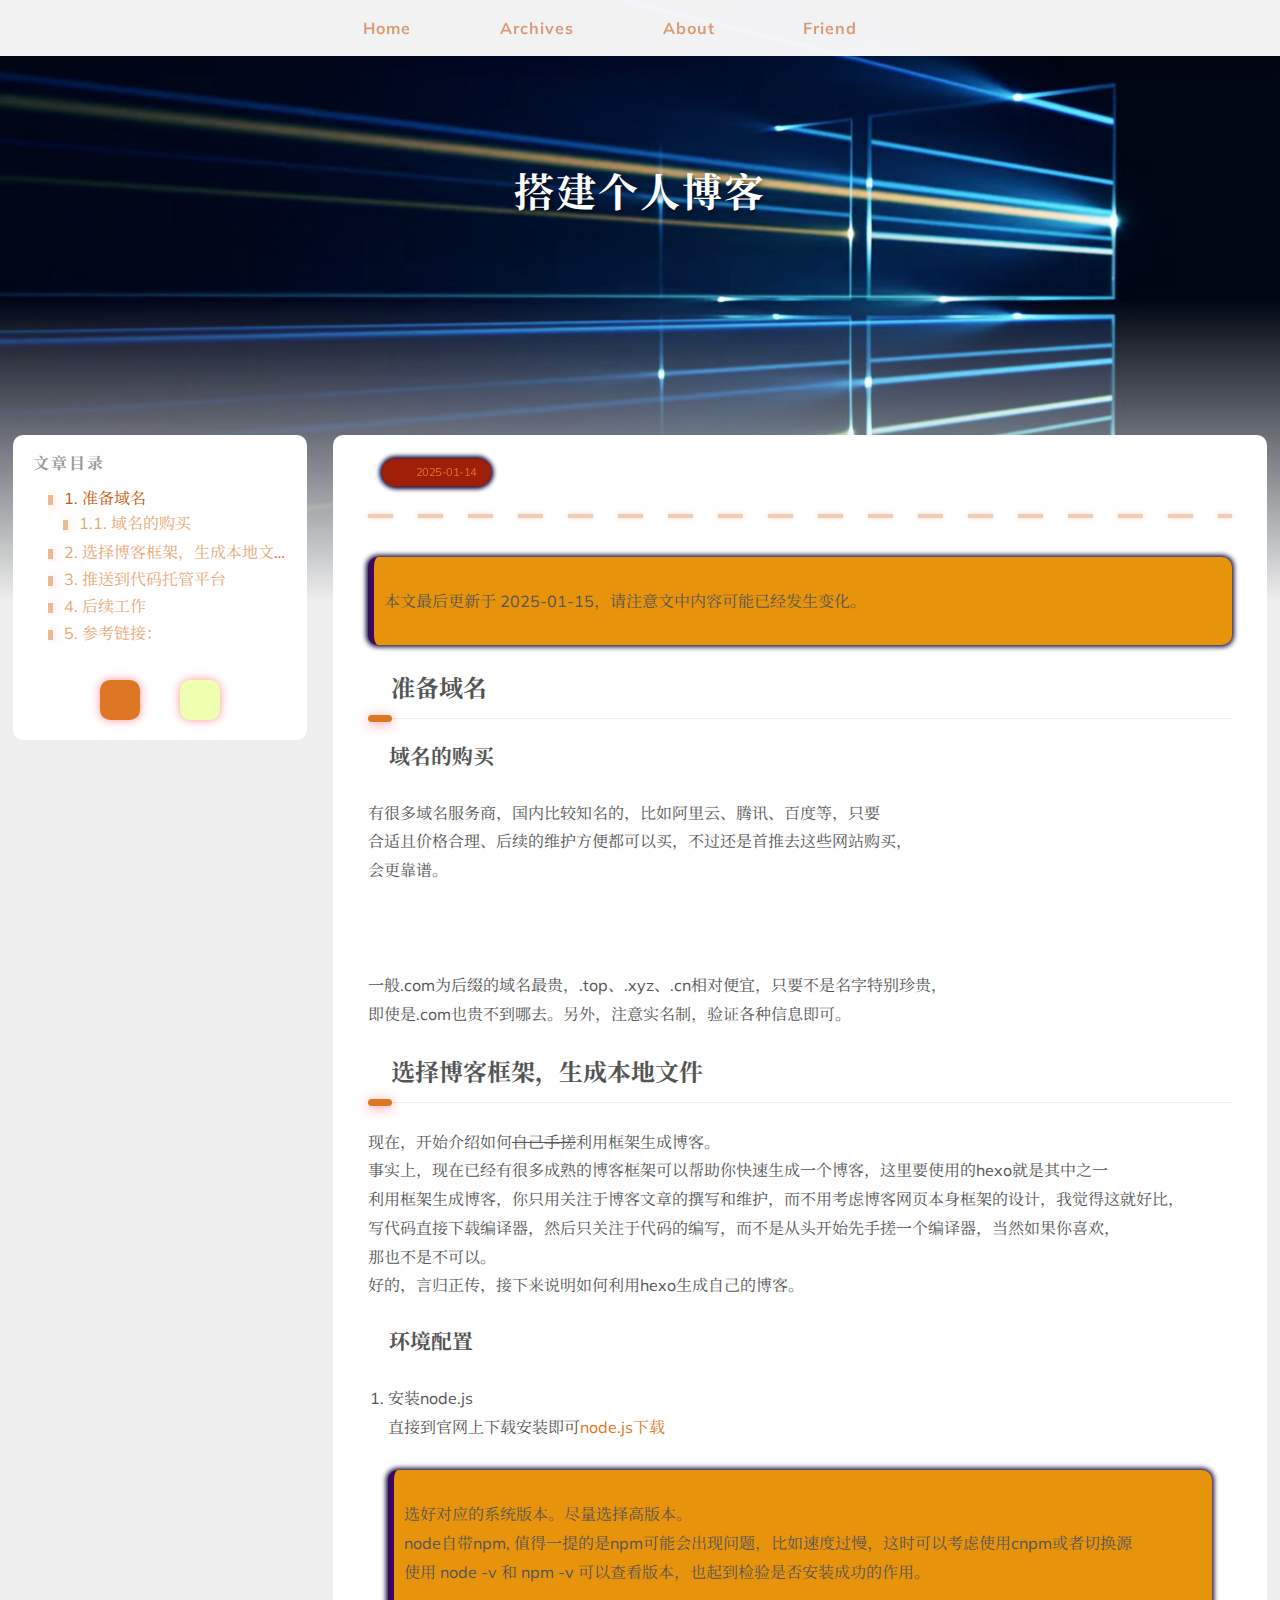
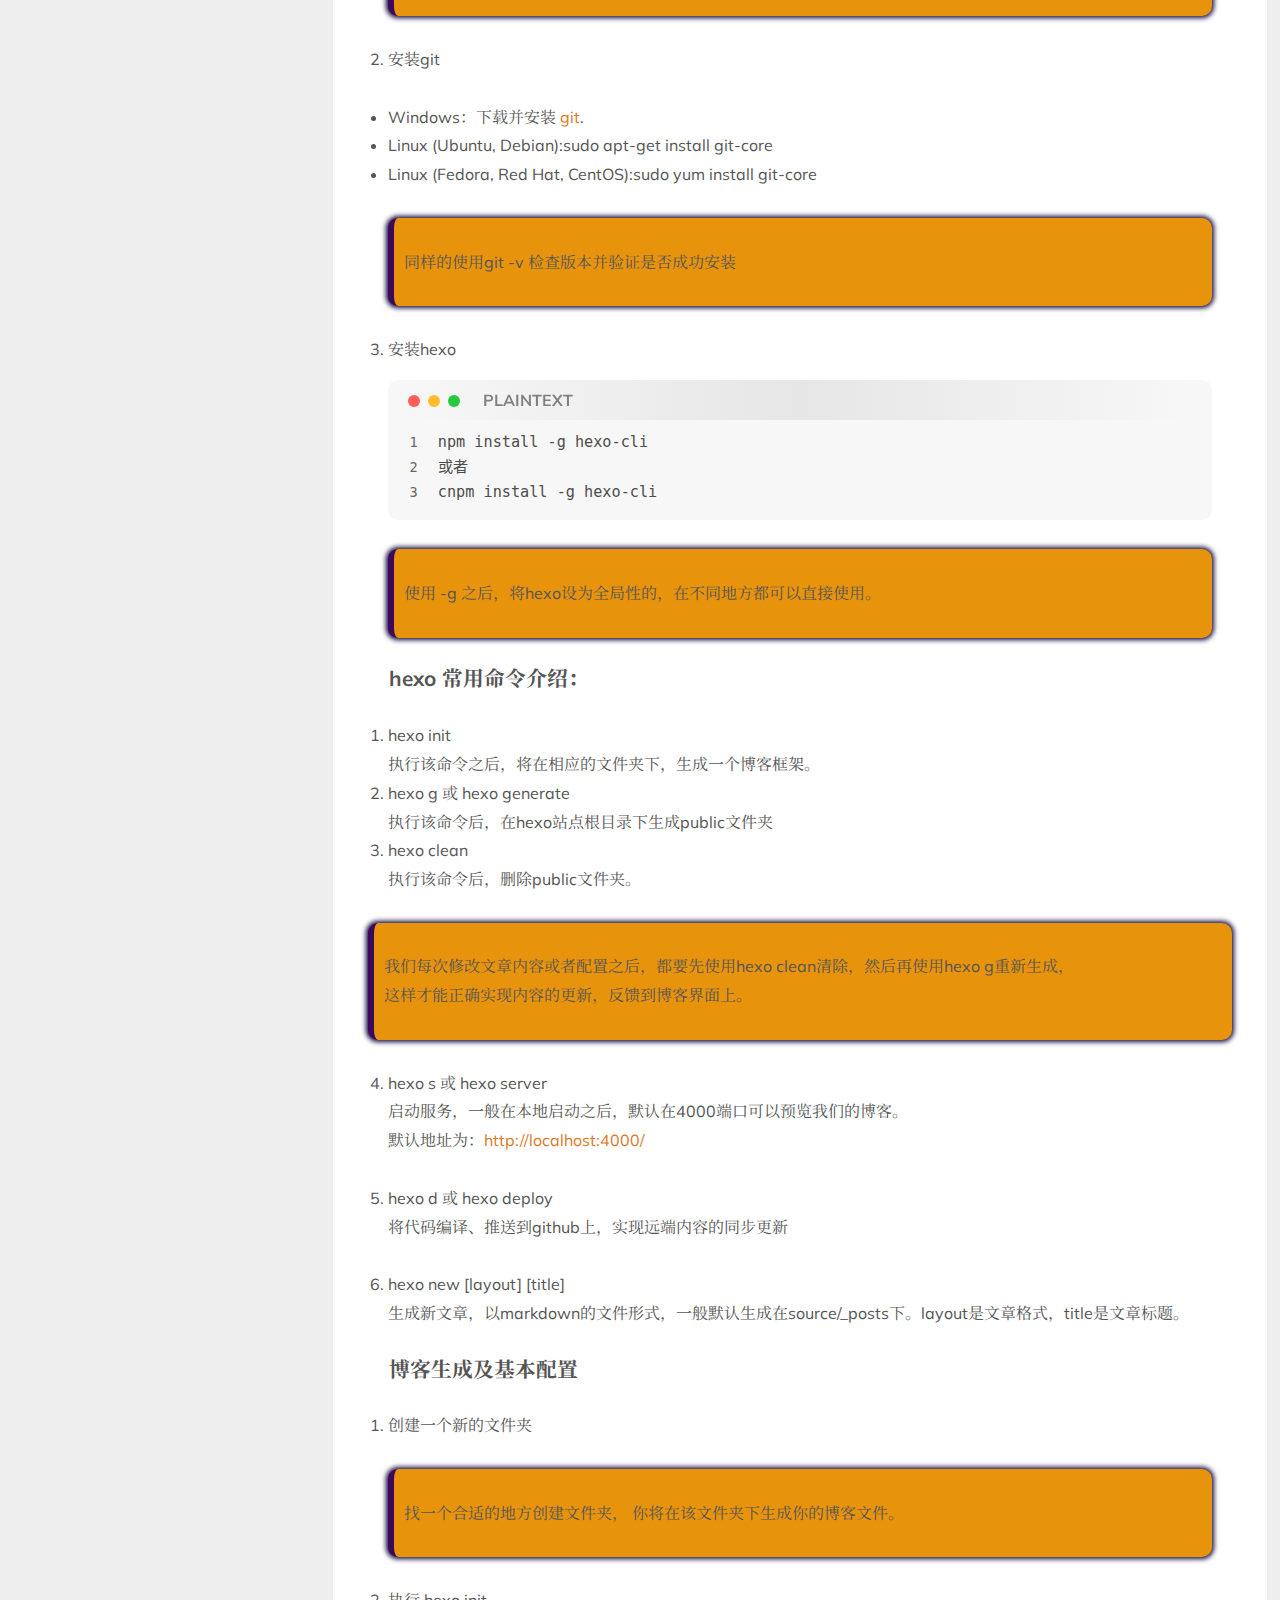
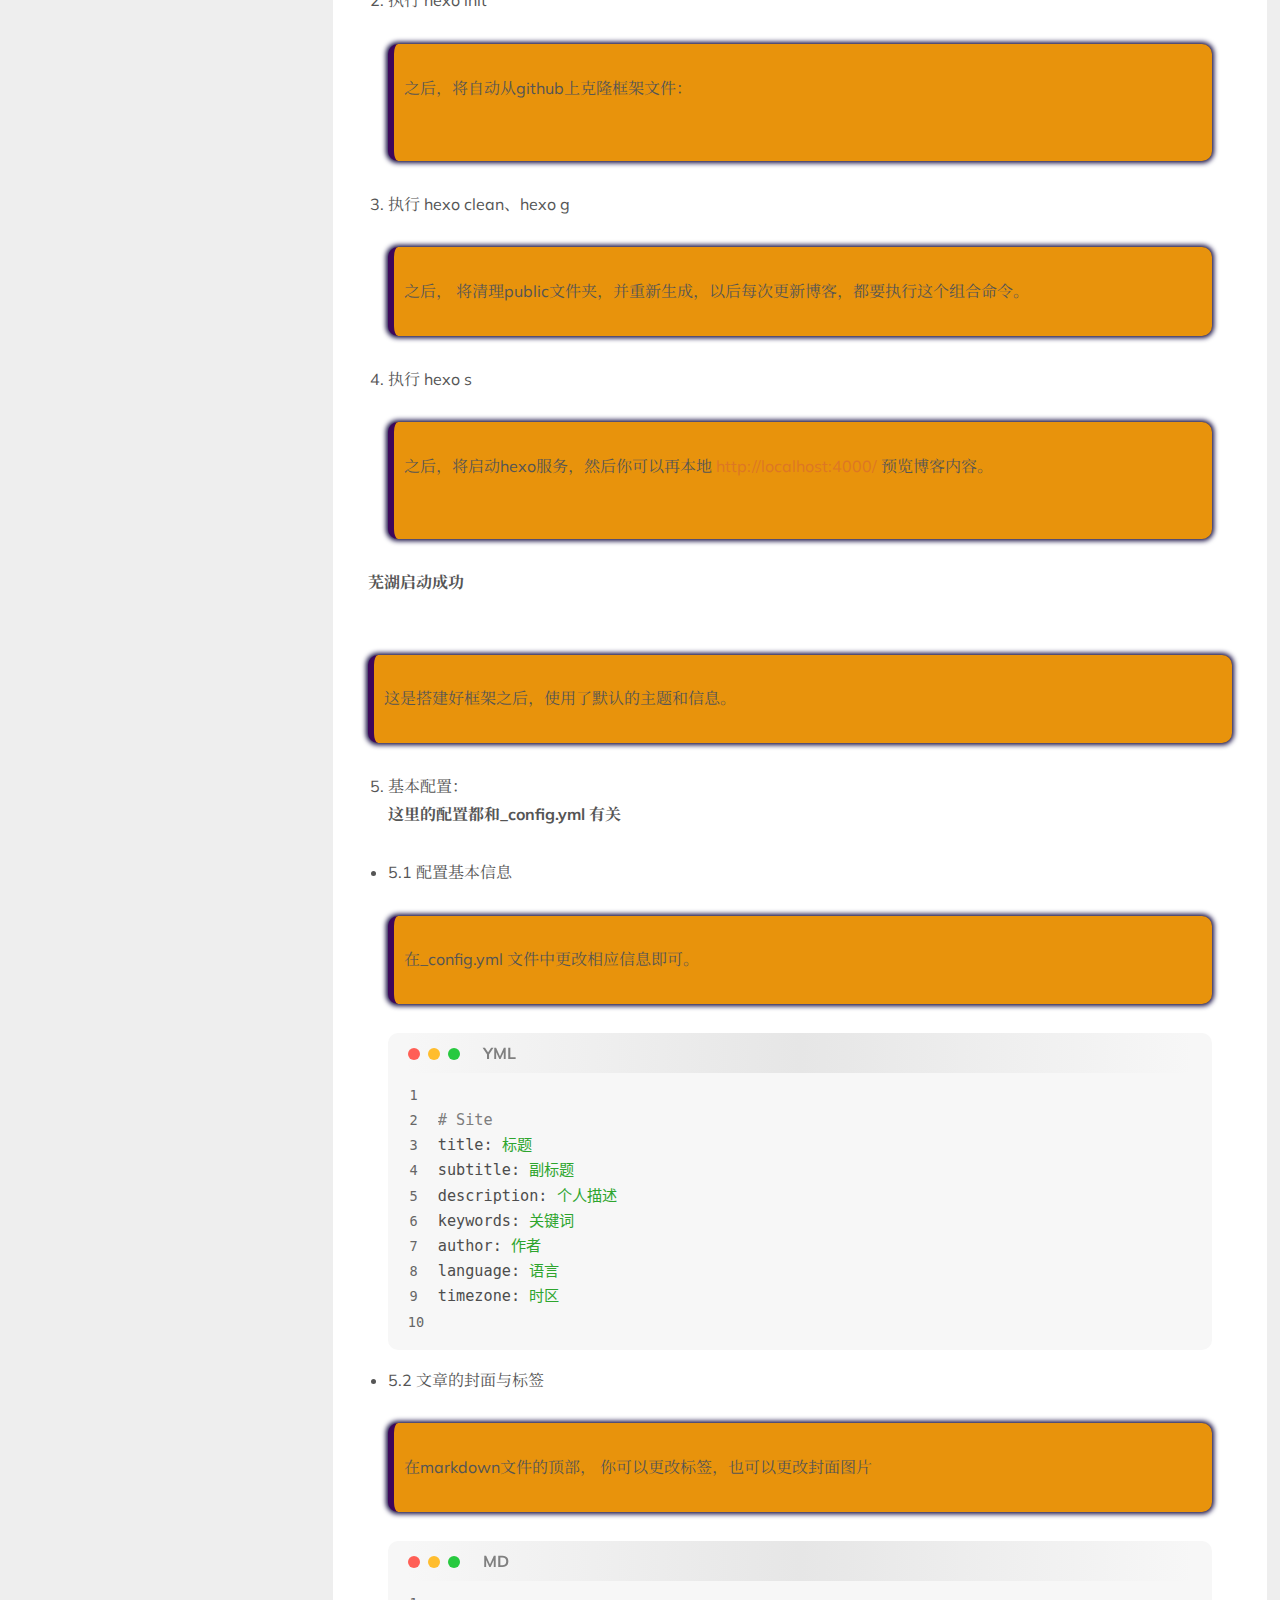
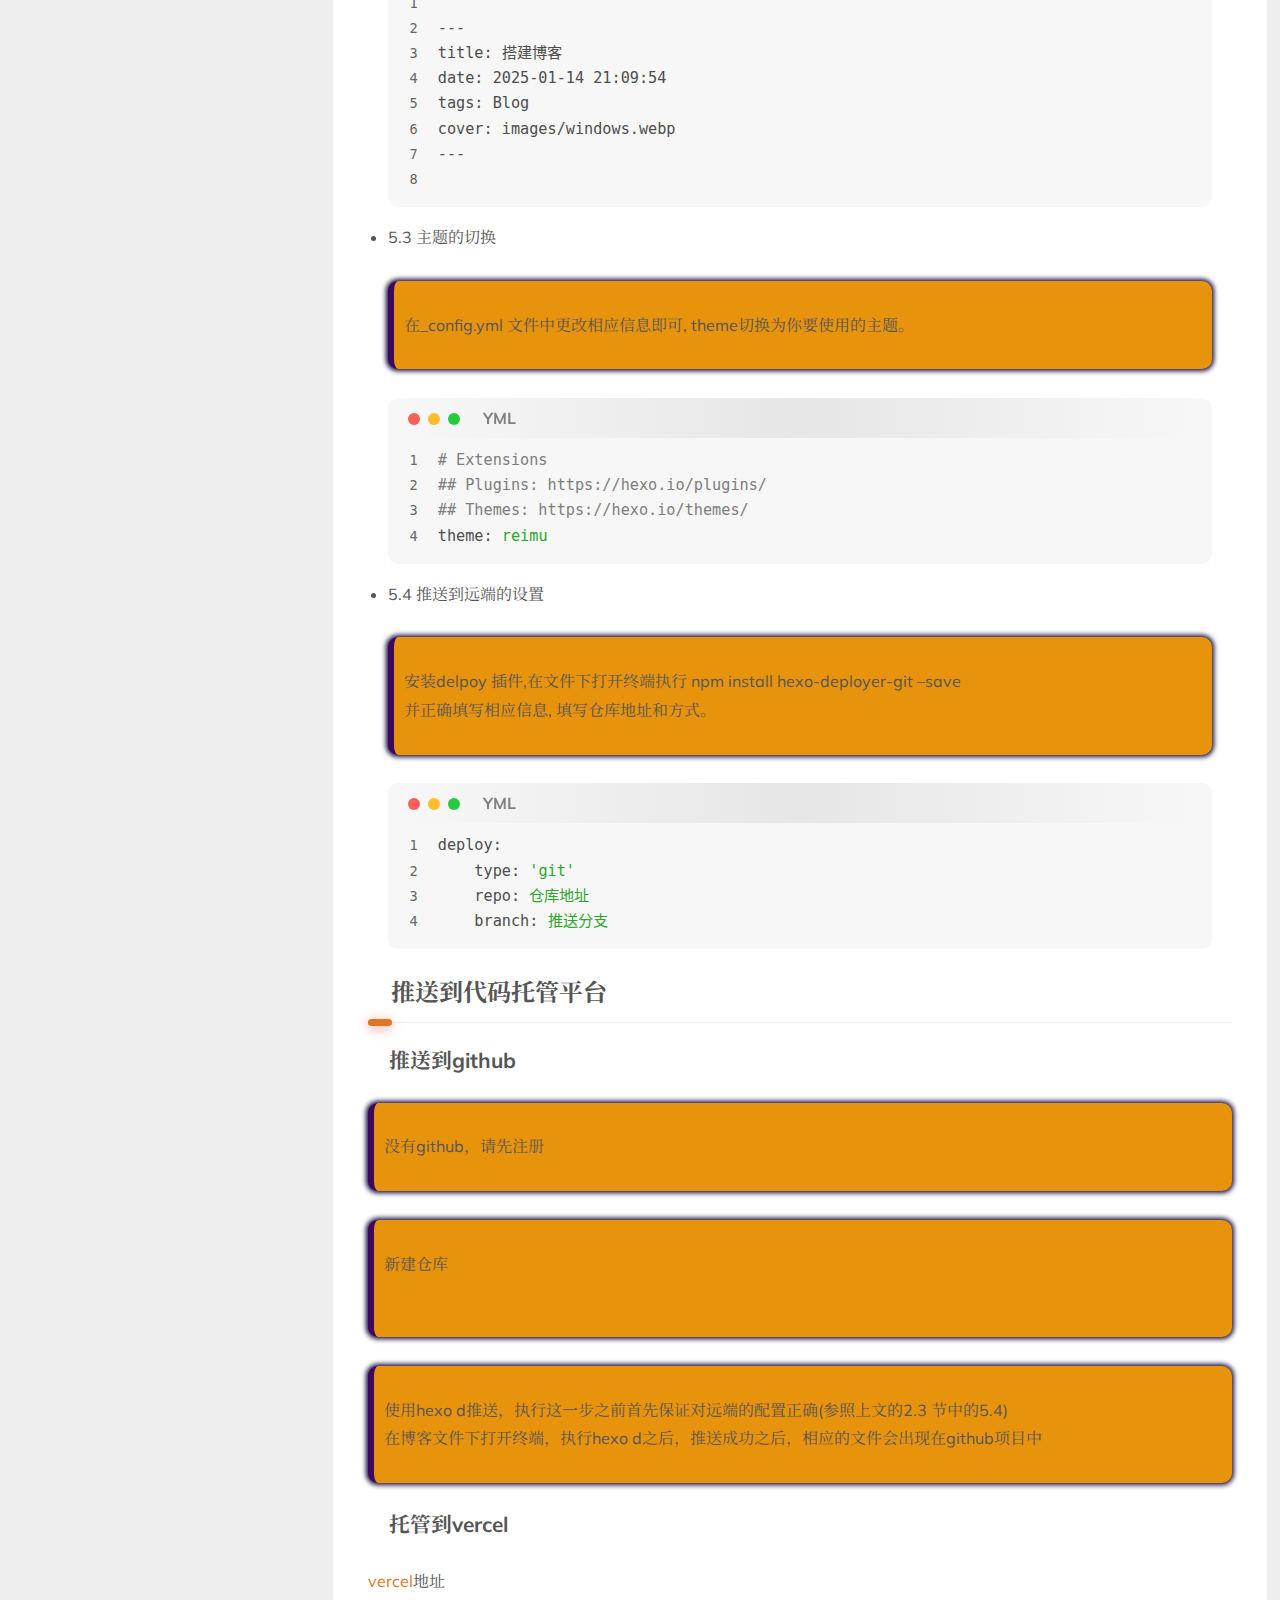
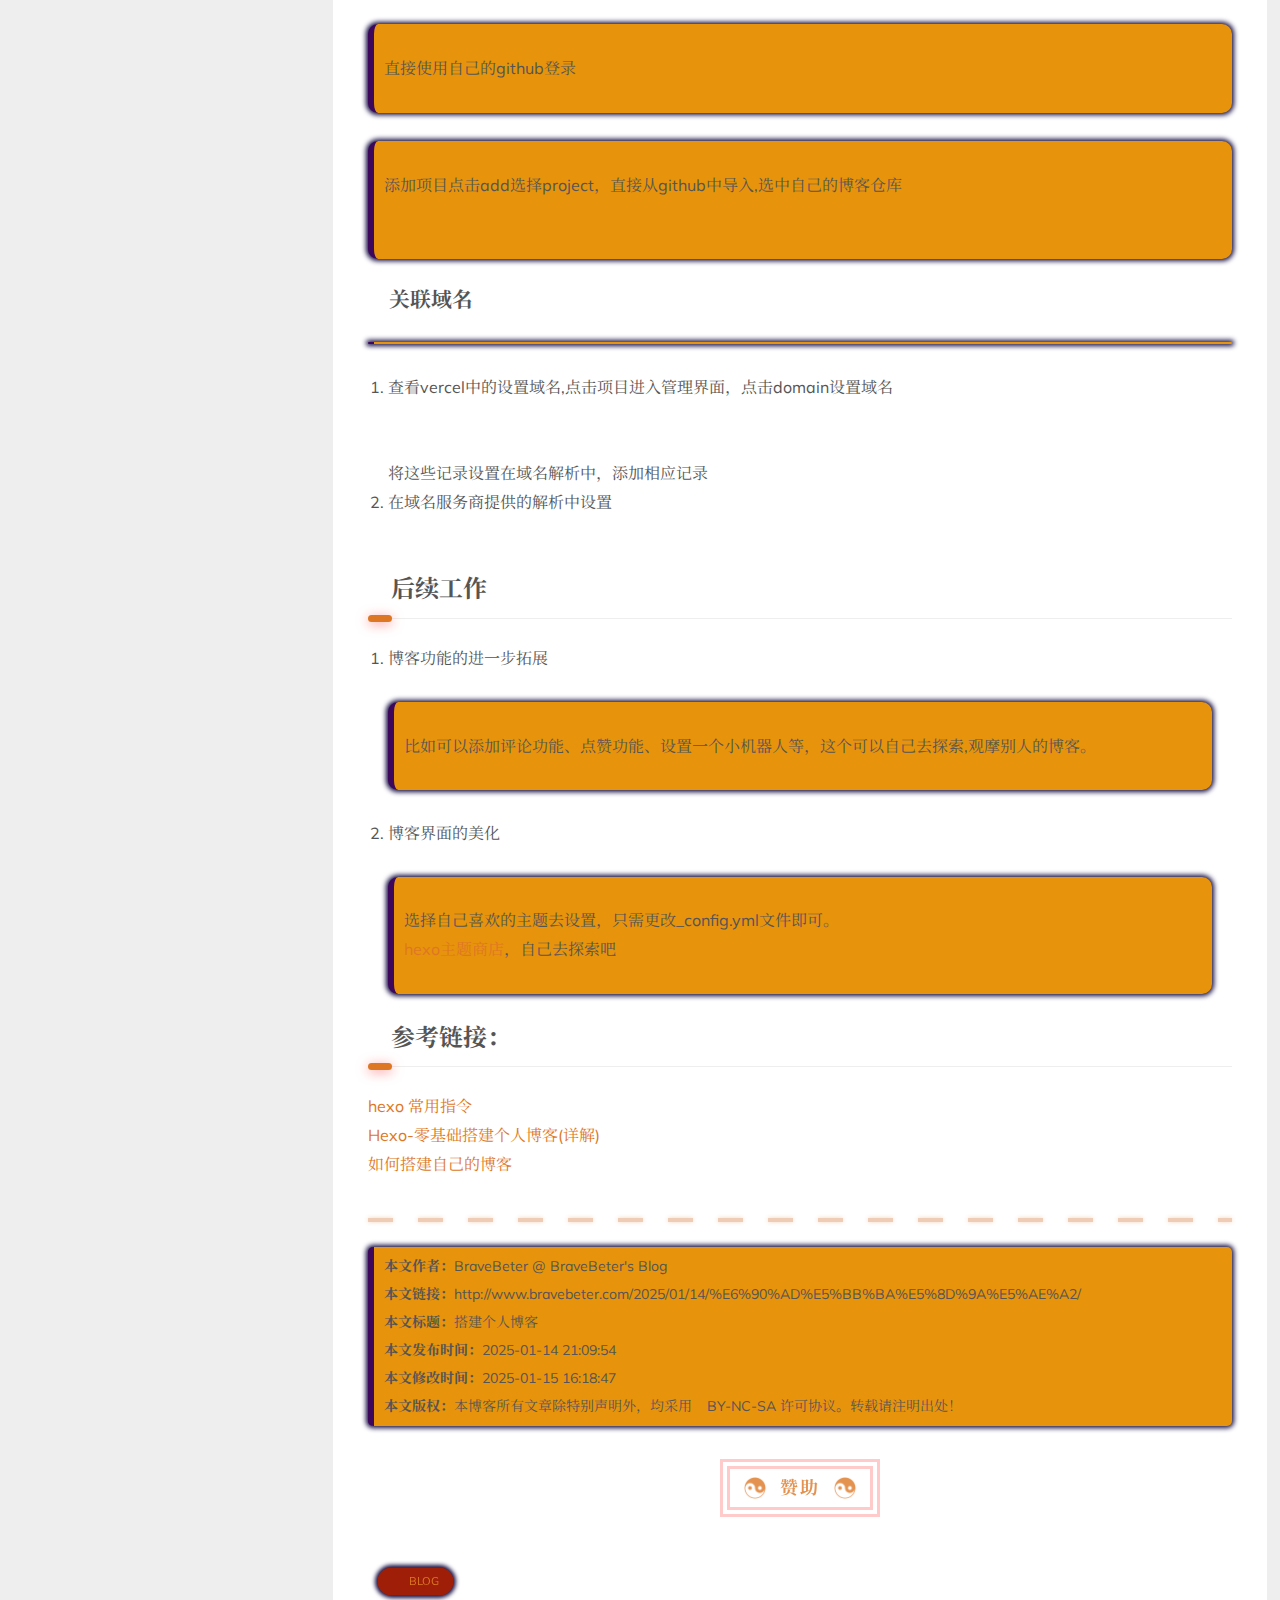
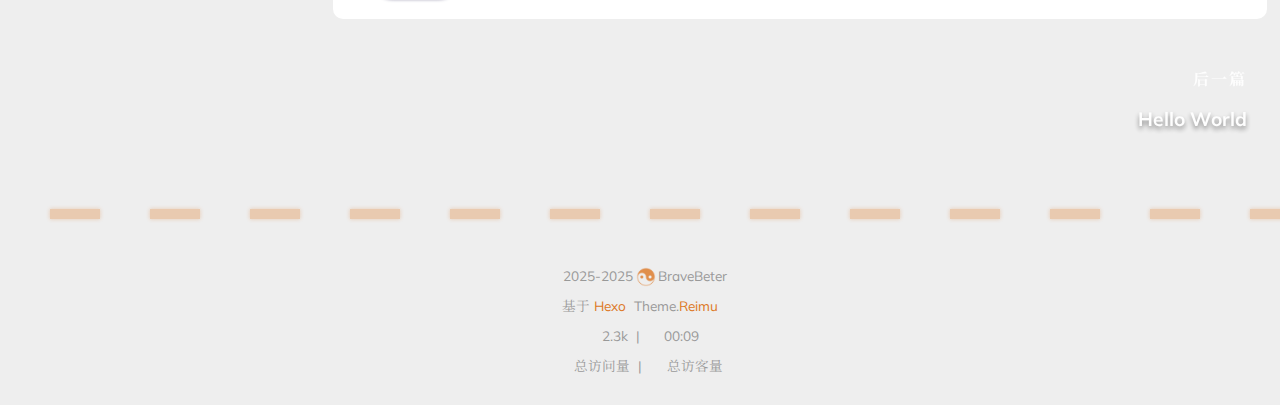
<file: 2025/01/14/搭建博客/index.html>
<!DOCTYPE html>
  <html lang="zh-CN"  >
  <head>
  <meta charset="utf-8">
  
  <script src="https://www.googletagmanager.com/gtag/js?id=true"></script>
  <script data-pjax>
    window.dataLayer = window.dataLayer || [];

    function gtag() {
      dataLayer.push(arguments);
    }

    gtag('js', new Date());
    gtag('config', 'true');
  </script>


  
  <script>
    (function(c,l,a,r,i,t,y){
        c[a]=c[a]||function(){(c[a].q=c[a].q||[]).push(arguments)};
        t=l.createElement(r);t.async=1;t.src="https://www.clarity.ms/tag/"+i;
        y=l.getElementsByTagName(r)[0];y.parentNode.insertBefore(t,y);
    })(window, document, "clarity", "script", "true");
  </script>


  
  <script async src="https://hm.baidu.com/hm.js?true"></script>
  <script data-pjax>
    var _hmt = _hmt || [];
    _hmt.push(["_trackPageview", location.pathname]);
  </script>


  <script>window.REIMU_CONFIG = {};window.REIMU_CONFIG.icon_font = '4552607_tq6stt6tcg';window.REIMU_CONFIG.clipboard_tips = {"success":"复制成功(*^▽^*)","fail":"复制失败 (ﾟ⊿ﾟ)ﾂ","copyright":{"enable":true,"count":50,"content":"本文版权：本博客所有文章除特别声明外，均采用 BY-NC-SA 许可协议。转载请注明出处！"}};window.REIMU_CONFIG.outdate = {"enable":true,"daysAgo":180,"message":"本文最后更新于 {time}，请注意文中内容可能已经发生变化。"};window.REIMU_CONFIG.code_block = {"expand":true};</script>
  
  <title>
    搭建个人博客 |
    
    BraveBeter&#39;s Blog
  </title>
  <meta name="viewport" content="width=device-width, initial-scale=1, shrink-to-fit=no">
  <link rel="preconnect" href="https://fonts.gstatic.com/" crossorigin><link rel="preload" as="style" href="https://fonts.googleapis.com/css?family=Mulish:400,400italic,700,700italic%7CNoto%20Serif%20SC:400,400italic,700,700italic&display=swap"><link rel="stylesheet" href="https://fonts.googleapis.com/css?family=Mulish:400,400italic,700,700italic%7CNoto%20Serif%20SC:400,400italic,700,700italic&display=swap" media="print" onload="this.media&#x3D;&#39;all&#39;">
  
    <link rel="preload" href="//at.alicdn.com/t/c/font_4552607_tq6stt6tcg.woff2" as="font" type="font/woff2" crossorigin="anonymous">
  
  
    
<link rel="stylesheet" href="/css/loader.css">

  
  
    <meta name="description" content="准备域名域名的购买有很多域名服务商，国内比较知名的，比如阿里云、腾讯、百度等，只要合适且价格合理、后续的维护方便都可以买，不过还是首推去这些网站购买，会更靠谱。  一般.com为后缀的域名最贵，.top、.xyz、.cn相对便宜，只要不是名字特别珍贵，即使是.com也贵不到哪去。另外，注意实名制，验证各种信息即可。 选择博客框架，生成本地文件现在，开始介绍如何自己手搓利用框架生成博客。事实上，现在">
<meta property="og:type" content="article">
<meta property="og:title" content="搭建个人博客">
<meta property="og:url" content="http://www.bravebeter.com/2025/01/14/%E6%90%AD%E5%BB%BA%E5%8D%9A%E5%AE%A2/index.html">
<meta property="og:site_name" content="BraveBeter&#39;s Blog">
<meta property="og:description" content="准备域名域名的购买有很多域名服务商，国内比较知名的，比如阿里云、腾讯、百度等，只要合适且价格合理、后续的维护方便都可以买，不过还是首推去这些网站购买，会更靠谱。  一般.com为后缀的域名最贵，.top、.xyz、.cn相对便宜，只要不是名字特别珍贵，即使是.com也贵不到哪去。另外，注意实名制，验证各种信息即可。 选择博客框架，生成本地文件现在，开始介绍如何自己手搓利用框架生成博客。事实上，现在">
<meta property="og:locale" content="zh_CN">
<meta property="og:image" content="http://www.bravebeter.com/images/01/domain_purchase.png">
<meta property="og:image" content="http://www.bravebeter.com/images/01/blog_init.png">
<meta property="og:image" content="http://www.bravebeter.com/images/01/blog_start.png">
<meta property="og:image" content="http://www.bravebeter.com/images/01/blog_home.png">
<meta property="og:image" content="http://www.bravebeter.com/images/01/create.png">
<meta property="og:image" content="http://www.bravebeter.com/images/01/add_vercel.png">
<meta property="og:image" content="http://www.bravebeter.com/images/01/set_domain.png">
<meta property="og:image" content="http://www.bravebeter.com/images/01/domain_set.png">
<meta property="article:published_time" content="2025-01-14T13:09:54.000Z">
<meta property="article:modified_time" content="2025-01-15T08:18:47.784Z">
<meta property="article:author" content="BraveBeter">
<meta property="article:tag" content="Blog">
<meta name="twitter:card" content="summary">
<meta name="twitter:image" content="http://www.bravebeter.com/images/01/domain_purchase.png">
  
  
    <link rel="alternate" href="/atom.xml" title="BraveBeter's Blog" type="application/atom+xml">
  
  
    <link rel="shortcut icon" href="/images/favicon.ico">
  
  
<link rel="stylesheet" href="/css/style.css">

  <link rel="preload" href="https://npm.webcache.cn/photoswipe@5.4.4/dist/photoswipe.css" as="style" onload="this.onload=null;this.rel='stylesheet'">
  
  
  
  
  
    
<link rel="stylesheet" href="https://npm.webcache.cn/@reimujs/aos@0.1.0/dist/aos.css">

  
  
    
<link rel="stylesheet" href="https://npm.webcache.cn/aplayer@1.10.1/dist/APlayer.min.css">

  
<meta name="generator" content="Hexo 7.3.0"></head>

  <body>
    
  <div id='loader'>
    <div class="loading-left-bg loading-bg"></div>
    <div class="loading-right-bg loading-bg"></div>
    <div class="spinner-box">
      <div class="loading-taichi">
        
          <svg width="150" height="150" viewBox="0 0 1024 1024" class="icon" version="1.1" xmlns="https://www.w3.org/2000/svg" shape-rendering="geometricPrecision">
            <path d="M303.5 432A80 80 0 0 1 291.5 592A80 80 0 0 1 303.5 432z" fill="var(--red-1, #ff5252)" />
            <path d="M512 65A447 447 0 0 1 512 959L512 929A417 417 0 0 0 512 95A417 417 0 0 0 512 929L512 959A447 447 0 0 1 512 65z 
           M512 95A417 417 0 0 1 929 512A208.5 208.5 0 0 1 720.5 720.5L720.5 592A80 80 0 0 0 720.5 432A80 80 0 0 0 720.5 592L720.5 720.5A208.5 208.5 0 0 1 512 512A208.5 208.5 0 0 0 303.5 303.5A208.5 208.5 0 0 0 95 512A417 417 0 0 1 512 95z" fill="var(--red-1, #ff5252)" />
          </svg>
        
      </div>
      <div class="loading-word">呼呼呼...</div>
    </div>
  </div>
  </div>
  <script>
    var time = null;
    var startLoading = () => {
      time = Date.now();
      document.getElementById('loader').classList.remove("loading");
    }
    var endLoading = () => {
      if (!time) {
        document.body.style.overflow = 'auto';
        document.getElementById('loader').classList.add("loading");
      } else {
        if (Date.now() - time > 500) {
          time = null;
          document.body.style.overflow = 'auto';
          document.getElementById('loader').classList.add("loading");
        } else {
          setTimeout(endLoading, 500 - (Date.now() - time));
          time = null;
        }
      }
    }
    window.addEventListener('DOMContentLoaded', endLoading);
    document.getElementById('loader').addEventListener('click', endLoading);
  </script>

<div id="copy-tooltip" style="pointer-events: none; opacity: 0; transition: all 0.2s ease; position: fixed;top: 50%;left: 50%;z-index: 999;transform: translate(-50%, -50%);color: white;background: rgba(0, 0, 0, 0.5);padding: 10px 15px;border-radius: 10px;">
</div>


    <div id="container">
      <div id="wrap">
        <div id="header-nav">
  <nav id="main-nav">
    
      
        <span class="main-nav-link-wrap">
          <div class="main-nav-icon icon rotate">
            &#xe62b;
          </div>
          <a class="main-nav-link" href="/">Home</a>
        </span>
      
        <span class="main-nav-link-wrap">
          <div class="main-nav-icon icon rotate">
            &#xe62b;
          </div>
          <a class="main-nav-link" href="/archives">Archives</a>
        </span>
      
        <span class="main-nav-link-wrap">
          <div class="main-nav-icon icon rotate">
            &#xe62b;
          </div>
          <a class="main-nav-link" href="/about">About</a>
        </span>
      
        <span class="main-nav-link-wrap">
          <div class="main-nav-icon icon rotate">
            &#xe62b;
          </div>
          <a class="main-nav-link" href="/friend">Friend</a>
        </span>
      
    
    <a id="main-nav-toggle" class="nav-icon"></a>
  </nav>
  <nav id="sub-nav">
    
      <a id="nav-rss-link" class="nav-icon" href="/atom.xml" title="RSS 订阅" target="_blank"></a>
    
    
    
  </nav>
</div>
<header id="header">
  
    <picture></picture>
    <img fetchpriority="high" src="/images/windows.webp" alt="搭建个人博客">
  
  <div id="header-outer">
    <div id="header-title">
      
        
        
          <a href="/" id="logo">
            <h1 data-aos="slide-up">搭建个人博客</h1>
          </a>
        
      
      
        
        <h2 id="subtitle-wrap" data-aos="slide-down">
          
        </h2>
      
    </div>
  </div>
</header>

        <div id="content" class="sidebar-left"  >
          <aside id="sidebar">
  
    <div id="aplayer" theme="var(--color-link)" data-aos="fade-up"></div>
  
  
  <div class="sidebar-wrapper wrap-sticky">
    <div class="sidebar-wrap" data-aos="fade-up">
      
        <div class="sidebar-toc-sidebar"><div class="sidebar-toc">
  <h3 class="toc-title">文章目录</h3>
  <div class="sidebar-toc-wrapper toc-div-class" >
      
        <ol class="toc"><li class="toc-item toc-level-2"><a class="toc-link" href="#%E5%87%86%E5%A4%87%E5%9F%9F%E5%90%8D"><span class="toc-number">1.</span> <span class="toc-text">准备域名</span></a><ol class="toc-child"><li class="toc-item toc-level-3"><a class="toc-link" href="#%E5%9F%9F%E5%90%8D%E7%9A%84%E8%B4%AD%E4%B9%B0"><span class="toc-number">1.1.</span> <span class="toc-text">域名的购买</span></a></li></ol></li><li class="toc-item toc-level-2"><a class="toc-link" href="#%E9%80%89%E6%8B%A9%E5%8D%9A%E5%AE%A2%E6%A1%86%E6%9E%B6%EF%BC%8C%E7%94%9F%E6%88%90%E6%9C%AC%E5%9C%B0%E6%96%87%E4%BB%B6"><span class="toc-number">2.</span> <span class="toc-text">选择博客框架，生成本地文件</span></a><ol class="toc-child"><li class="toc-item toc-level-3"><a class="toc-link" href="#%E7%8E%AF%E5%A2%83%E9%85%8D%E7%BD%AE"><span class="toc-number">2.1.</span> <span class="toc-text">环境配置</span></a></li><li class="toc-item toc-level-3"><a class="toc-link" href="#hexo-%E5%B8%B8%E7%94%A8%E5%91%BD%E4%BB%A4%E4%BB%8B%E7%BB%8D%EF%BC%9A"><span class="toc-number">2.2.</span> <span class="toc-text">hexo 常用命令介绍：</span></a></li><li class="toc-item toc-level-3"><a class="toc-link" href="#%E5%8D%9A%E5%AE%A2%E7%94%9F%E6%88%90%E5%8F%8A%E5%9F%BA%E6%9C%AC%E9%85%8D%E7%BD%AE"><span class="toc-number">2.3.</span> <span class="toc-text">博客生成及基本配置</span></a></li></ol></li><li class="toc-item toc-level-2"><a class="toc-link" href="#%E6%8E%A8%E9%80%81%E5%88%B0%E4%BB%A3%E7%A0%81%E6%89%98%E7%AE%A1%E5%B9%B3%E5%8F%B0"><span class="toc-number">3.</span> <span class="toc-text">推送到代码托管平台</span></a><ol class="toc-child"><li class="toc-item toc-level-3"><a class="toc-link" href="#%E6%8E%A8%E9%80%81%E5%88%B0github"><span class="toc-number">3.1.</span> <span class="toc-text">推送到github</span></a></li><li class="toc-item toc-level-3"><a class="toc-link" href="#%E6%89%98%E7%AE%A1%E5%88%B0vercel"><span class="toc-number">3.2.</span> <span class="toc-text">托管到vercel</span></a></li><li class="toc-item toc-level-3"><a class="toc-link" href="#%E5%85%B3%E8%81%94%E5%9F%9F%E5%90%8D"><span class="toc-number">3.3.</span> <span class="toc-text">关联域名</span></a></li></ol></li><li class="toc-item toc-level-2"><a class="toc-link" href="#%E5%90%8E%E7%BB%AD%E5%B7%A5%E4%BD%9C"><span class="toc-number">4.</span> <span class="toc-text">后续工作</span></a></li><li class="toc-item toc-level-2"><a class="toc-link" href="#%E5%8F%82%E8%80%83%E9%93%BE%E6%8E%A5%EF%BC%9A"><span class="toc-number">5.</span> <span class="toc-text">参考链接：</span></a></li></ol>
      
  </div>
</div>
</div>
        <div class="sidebar-common-sidebar hidden"><div class="sidebar-author">
  <img data-src="/avatar/dihuang.webp" data-sizes="auto" alt="BraveBeter" class="lazyload">
  <div class="sidebar-author-name">BraveBeter</div>
  <div class="sidebar-description">创造有趣</div>
</div>
<div class="sidebar-state">
  <div class="sidebar-state-article">
    <div>文章</div>
    <div class="sidebar-state-number">3</div>
  </div>
  <div class="sidebar-state-category">
    <div>分类</div>
    <div class="sidebar-state-number">0</div>
  </div>
  <div class="sidebar-state-tag">
    <div>标签</div>
    <div class="sidebar-state-number">2</div>
  </div>
</div>
<div class="sidebar-social">
  
    <div class="icon-github sidebar-social-icon">
      <a href=https://github.com/Luanxiaorui itemprop="url" target="_blank" aria-label="github" rel="noopener external nofollow noreferrer"></a>
    </div>
  
</div>
<div class="sidebar-menu">
  
    
      <div class="sidebar-menu-link-wrap">
        <a class="sidebar-menu-link-dummy" href="/" aria-label="Home"></a>
        <div class="sidebar-menu-icon icon rotate">
          &#xe62b;
        </div>
        <div class="sidebar-menu-link">Home</div>
      </div>
    
      <div class="sidebar-menu-link-wrap">
        <a class="sidebar-menu-link-dummy" href="/archives" aria-label="Archives"></a>
        <div class="sidebar-menu-icon icon rotate">
          &#xe62b;
        </div>
        <div class="sidebar-menu-link">Archives</div>
      </div>
    
      <div class="sidebar-menu-link-wrap">
        <a class="sidebar-menu-link-dummy" href="/about" aria-label="About"></a>
        <div class="sidebar-menu-icon icon rotate">
          &#xe62b;
        </div>
        <div class="sidebar-menu-link">About</div>
      </div>
    
      <div class="sidebar-menu-link-wrap">
        <a class="sidebar-menu-link-dummy" href="/friend" aria-label="Friend"></a>
        <div class="sidebar-menu-icon icon rotate">
          &#xe62b;
        </div>
        <div class="sidebar-menu-link">Friend</div>
      </div>
    
  
</div>
</div>
      
      
        <div class="sidebar-btn-wrapper" style="position:static">
          <div class="sidebar-toc-btn current"></div>
          <div class="sidebar-common-btn"></div>
        </div>
      
    </div>
  </div>

  <div class="sidebar-widget">
  
  </div>
</aside>

          <section id="main"><article id="post-搭建博客" class="h-entry article article-type-post" itemprop="blogPost" itemscope itemtype="https://schema.org/BlogPosting">
  <div class="article-inner" data-aos="fade-up">
    <div class="article-meta">
      <div class="article-date">
  <a href="/2025/01/14/%E6%90%AD%E5%BB%BA%E5%8D%9A%E5%AE%A2/?" class="article-date-link" data-aos="zoom-in">
    <time datetime="2025-01-14T13:09:54.000Z" itemprop="datePublished">2025-01-14</time>
    <time style="display: none;" id="post-update-time">2025-01-15</time>
  </a>
</div>

      

    </div>
    <div class="hr-line"></div>
    

    <div class="e-content article-entry" itemprop="articleBody">
      
        <blockquote id="outdate-blockquote" style="display: none;"><p></p></blockquote>
      
      
        <h2 id="准备域名"><a href="#准备域名" class="headerlink" title="准备域名"></a>准备域名</h2><h3 id="域名的购买"><a href="#域名的购买" class="headerlink" title="域名的购买"></a>域名的购买</h3><p>有很多域名服务商，国内比较知名的，比如阿里云、腾讯、百度等，只要<br>合适且价格合理、后续的维护方便都可以买，不过还是首推去这些网站购买，<br>会更靠谱。</p>
<p><img src="/images/01/domain_purchase.png" alt="这是图片" title="Magic Gardens"></p>
<p>一般.com为后缀的域名最贵，.top、.xyz、.cn相对便宜，只要不是名字特别珍贵，<br>即使是.com也贵不到哪去。另外，注意实名制，验证各种信息即可。</p>
<h2 id="选择博客框架，生成本地文件"><a href="#选择博客框架，生成本地文件" class="headerlink" title="选择博客框架，生成本地文件"></a>选择博客框架，生成本地文件</h2><p>现在，开始介绍如何<del>自己手搓</del>利用框架生成博客。<br>事实上，现在已经有很多成熟的博客框架可以帮助你快速生成一个博客，这里要使用的hexo就是其中之一<br>利用框架生成博客，你只用关注于博客文章的撰写和维护，而不用考虑博客网页本身框架的设计，我觉得这就好比，<br>写代码直接下载编译器，然后只关注于代码的编写，而不是从头开始先手搓一个编译器，当然如果你喜欢，<br>那也不是不可以。<br>好的，言归正传，接下来说明如何利用hexo生成自己的博客。</p>
<h3 id="环境配置"><a href="#环境配置" class="headerlink" title="环境配置"></a>环境配置</h3><ol>
<li><p>安装node.js<br>直接到官网上下载安装即可<a target="_blank" rel="noopener" href="https://nodejs.org/en/download/">node.js下载</a></p>
<blockquote>
<p>  选好对应的系统版本。尽量选择高版本。<br> node自带npm, 值得一提的是npm可能会出现问题，比如速度过慢，这时可以考虑使用cnpm或者切换源<br> 使用 node -v 和 npm -v 可以查看版本，也起到检验是否安装成功的作用。</p>
</blockquote>
</li>
<li><p>安装git</p>
</li>
</ol>
<ul>
<li>Windows：下载并安装 <a target="_blank" rel="noopener" href="https://git-scm.com/download/win">git</a>.</li>
<li>Linux (Ubuntu, Debian):sudo apt-get install git-core</li>
<li>Linux (Fedora, Red Hat, CentOS):sudo yum install git-core<blockquote>
<p>同样的使用git -v 检查版本并验证是否成功安装</p>
</blockquote>
</li>
</ul>
<ol start="3">
<li>安装hexo <figure class="highlight plaintext"><table><tr><td class="gutter"><pre><span class="line">1</span><br><span class="line">2</span><br><span class="line">3</span><br></pre></td><td class="code"><pre><span class="line">npm install -g hexo-cli</span><br><span class="line">或者</span><br><span class="line">cnpm install -g hexo-cli</span><br></pre></td></tr></table></figure>
<blockquote>
<p>使用 -g 之后，将hexo设为全局性的，在不同地方都可以直接使用。</p>
</blockquote>
</li>
</ol>
<h3 id="hexo-常用命令介绍："><a href="#hexo-常用命令介绍：" class="headerlink" title="hexo 常用命令介绍："></a>hexo 常用命令介绍：</h3><ol>
<li>hexo init<br>执行该命令之后，将在相应的文件夹下，生成一个博客框架。</li>
<li>hexo g 或 hexo generate<br>执行该命令后，在hexo站点根目录下生成public文件夹</li>
<li>hexo clean<br>执行该命令后，删除public文件夹。</li>
</ol>
<blockquote>
<p>我们每次修改文章内容或者配置之后，都要先使用hexo clean清除，然后再使用hexo g重新生成，<br>这样才能正确实现内容的更新，反馈到博客界面上。</p>
</blockquote>
<ol start="4">
<li><p>hexo s 或 hexo server<br>启动服务，一般在本地启动之后，默认在4000端口可以预览我们的博客。<br>默认地址为：<a target="_blank" rel="noopener" href="http://localhost:4000/">http://localhost:4000/</a></p>
</li>
<li><p>hexo d 或 hexo deploy<br>将代码编译、推送到github上，实现远端内容的同步更新</p>
</li>
<li><p>hexo new [layout] [title]<br>生成新文章，以markdown的文件形式，一般默认生成在source&#x2F;_posts下。layout是文章格式，title是文章标题。</p>
</li>
</ol>
<h3 id="博客生成及基本配置"><a href="#博客生成及基本配置" class="headerlink" title="博客生成及基本配置"></a>博客生成及基本配置</h3><ol>
<li><p>创建一个新的文件夹</p>
<blockquote>
<p>找一个合适的地方创建文件夹， 你将在该文件夹下生成你的博客文件。</p>
</blockquote>
</li>
<li><p>执行 hexo init</p>
<blockquote>
<p>之后，将自动从github上克隆框架文件：<br><img src="/images/01/blog_init.png" alt="这是图片" title="Magic Gardens"></p>
</blockquote>
</li>
<li><p>执行 hexo clean、hexo g</p>
<blockquote>
<p>之后， 将清理public文件夹，并重新生成，以后每次更新博客，都要执行这个组合命令。</p>
</blockquote>
</li>
<li><p>执行 hexo s</p>
<blockquote>
<p>之后，将启动hexo服务，然后你可以再本地 <a target="_blank" rel="noopener" href="http://localhost:4000/">http://localhost:4000/</a> 预览博客内容。<br><img src="/images/01/blog_start.png" alt="这是图片" title="Magic Gardens"></p>
</blockquote>
</li>
</ol>
<p><strong>芜湖启动成功</strong><br><img src="/images/01/blog_home.png" alt="这是图片" title="Magic Gardens"></p>
<blockquote>
<p>这是搭建好框架之后，使用了默认的主题和信息。</p>
</blockquote>
<ol start="5">
<li>基本配置：<br><strong>这里的配置都和_config.yml 有关</strong></li>
</ol>
<ul>
<li>5.1 配置基本信息<blockquote>
<p>在_config.yml 文件中更改相应信息即可。</p>
</blockquote>
<figure class="highlight yml"><table><tr><td class="gutter"><pre><span class="line">1</span><br><span class="line">2</span><br><span class="line">3</span><br><span class="line">4</span><br><span class="line">5</span><br><span class="line">6</span><br><span class="line">7</span><br><span class="line">8</span><br><span class="line">9</span><br><span class="line">10</span><br></pre></td><td class="code"><pre><span class="line"></span><br><span class="line"><span class="comment"># Site</span></span><br><span class="line"><span class="attr">title:</span> <span class="string">标题</span></span><br><span class="line"><span class="attr">subtitle:</span> <span class="string">副标题</span></span><br><span class="line"><span class="attr">description:</span> <span class="string">个人描述</span></span><br><span class="line"><span class="attr">keywords:</span> <span class="string">关键词</span></span><br><span class="line"><span class="attr">author:</span> <span class="string">作者</span></span><br><span class="line"><span class="attr">language:</span> <span class="string">语言</span></span><br><span class="line"><span class="attr">timezone:</span> <span class="string">时区</span></span><br><span class="line"></span><br></pre></td></tr></table></figure></li>
<li>5.2 文章的封面与标签<blockquote>
<p>在markdown文件的顶部， 你可以更改标签，也可以更改封面图片</p>
</blockquote>
<figure class="highlight md"><table><tr><td class="gutter"><pre><span class="line">1</span><br><span class="line">2</span><br><span class="line">3</span><br><span class="line">4</span><br><span class="line">5</span><br><span class="line">6</span><br><span class="line">7</span><br><span class="line">8</span><br></pre></td><td class="code"><pre><span class="line"></span><br><span class="line">---</span><br><span class="line">title: 搭建博客</span><br><span class="line">date: 2025-01-14 21:09:54</span><br><span class="line">tags: Blog</span><br><span class="line"><span class="section">cover: images/windows.webp</span></span><br><span class="line"><span class="section">---</span></span><br><span class="line"></span><br></pre></td></tr></table></figure></li>
<li>5.3 主题的切换<blockquote>
<p>在_config.yml 文件中更改相应信息即可, theme切换为你要使用的主题。</p>
</blockquote>
<figure class="highlight yml"><table><tr><td class="gutter"><pre><span class="line">1</span><br><span class="line">2</span><br><span class="line">3</span><br><span class="line">4</span><br></pre></td><td class="code"><pre><span class="line"><span class="comment"># Extensions</span></span><br><span class="line"><span class="comment">## Plugins: https://hexo.io/plugins/</span></span><br><span class="line"><span class="comment">## Themes: https://hexo.io/themes/</span></span><br><span class="line"><span class="attr">theme:</span> <span class="string">reimu</span></span><br></pre></td></tr></table></figure></li>
<li>5.4 推送到远端的设置<blockquote>
<p>安装delpoy 插件,在文件下打开终端执行 npm install hexo-deployer-git –save<br>并正确填写相应信息, 填写仓库地址和方式。</p>
</blockquote>
<figure class="highlight yml"><table><tr><td class="gutter"><pre><span class="line">1</span><br><span class="line">2</span><br><span class="line">3</span><br><span class="line">4</span><br></pre></td><td class="code"><pre><span class="line"><span class="attr">deploy:</span></span><br><span class="line">    <span class="attr">type:</span> <span class="string">&#x27;git&#x27;</span></span><br><span class="line">    <span class="attr">repo:</span> <span class="string">仓库地址</span></span><br><span class="line">    <span class="attr">branch:</span> <span class="string">推送分支</span></span><br></pre></td></tr></table></figure></li>
</ul>
<h2 id="推送到代码托管平台"><a href="#推送到代码托管平台" class="headerlink" title="推送到代码托管平台"></a>推送到代码托管平台</h2><h3 id="推送到github"><a href="#推送到github" class="headerlink" title="推送到github"></a>推送到github</h3><blockquote>
<p>没有github，请先注册</p>
</blockquote>
<blockquote>
<p>新建仓库<br><img src="/images/01/create.png" alt="这是图片" title="Magic Gardens"></p>
</blockquote>
<blockquote>
<p>使用hexo d推送，执行这一步之前首先保证对远端的配置正确(参照上文的2.3 节中的5.4)<br>在博客文件下打开终端，执行hexo d之后，推送成功之后，相应的文件会出现在github项目中</p>
</blockquote>
<h3 id="托管到vercel"><a href="#托管到vercel" class="headerlink" title="托管到vercel"></a>托管到vercel</h3><p> <a target="_blank" rel="noopener" href="https://vercel.com/">vercel</a>地址</p>
<blockquote>
<p>直接使用自己的github登录</p>
</blockquote>
<blockquote>
<p>添加项目点击add选择project，直接从github中导入,选中自己的博客仓库<br><img src="/images/01/add_vercel.png" alt="这是图片" title="Magic Gardens"></p>
</blockquote>
<h3 id="关联域名"><a href="#关联域名" class="headerlink" title="关联域名"></a>关联域名</h3><blockquote>
</blockquote>
<ol>
<li>查看vercel中的设置域名,点击项目进入管理界面，点击domain设置域名<br><img src="/images/01/set_domain.png" alt="这是图片" title="Magic Gardens"><br>将这些记录设置在域名解析中，添加相应记录</li>
<li>在域名服务商提供的解析中设置<br><img src="/images/01/domain_set.png" alt="这是图片" title="Magic Gardens"></li>
</ol>
<h2 id="后续工作"><a href="#后续工作" class="headerlink" title="后续工作"></a>后续工作</h2><ol>
<li>博客功能的进一步拓展<blockquote>
<p>比如可以添加评论功能、点赞功能、设置一个小机器人等，这个可以自己去探索,观摩别人的博客。</p>
</blockquote>
</li>
<li>博客界面的美化<blockquote>
<p>选择自己喜欢的主题去设置，只需更改_config.yml文件即可。<br><a target="_blank" rel="noopener" href="https://hexo.io/themes/">hexo主题商店</a>，自己去探索吧</p>
</blockquote>
</li>
</ol>
<h2 id="参考链接："><a href="#参考链接：" class="headerlink" title="参考链接："></a>参考链接：</h2><p><a target="_blank" rel="noopener" href="https://blog.csdn.net/vpqtxzmzezeqjj9977/article/details/122982320">hexo 常用指令</a><br><a target="_blank" rel="noopener" href="https://blog.csdn.net/weixin_45019350/article/details/121901433">Hexo-零基础搭建个人博客(详解)</a><br><a target="_blank" rel="noopener" href="https://zhuanlan.zhihu.com/p/634437498">如何搭建自己的博客</a></p>

      
    </div>
    <footer class="article-footer">
      
        <blockquote class="article-copyright">
    <p><strong>本文作者：</strong>BraveBeter @ BraveBeter's Blog</p>
    <p><strong>本文链接：</strong><a href="http://www.bravebeter.com/2025/01/14/%E6%90%AD%E5%BB%BA%E5%8D%9A%E5%AE%A2/">http://www.bravebeter.com/2025/01/14/%E6%90%AD%E5%BB%BA%E5%8D%9A%E5%AE%A2/</a></p>
    <p><strong>本文标题：</strong>搭建个人博客</p>
    <p><strong>本文发布时间：</strong>2025-01-14 21:09:54</p>
    <p><strong>本文修改时间：</strong>2025-01-15 16:18:47</p>
    <p><strong>本文版权：</strong>本博客所有文章除特别声明外，均采用 <a href="https://creativecommons.org/licenses/by-nc-sa/4.0/deed.zh" rel="noopener external nofollow noreferrer" target="_blank"><span class="icon-creative-commons"></span>BY-NC-SA</a> 许可协议。转载请注明出处！</p>
    <span class="icon-creative-commons article-copyright-bg"></span>
  </blockquote>
      
      
        <div class="sponsor-wrapper">
  <div class="sponsor-button-wrapper">
    <div class="sponsor-icon rotate"></div>
    <div class="sponsor-title">赞助</div>
    <div class="sponsor-icon rotate"></div>
  </div>
  <div class="sponsor-tip">请作者喝杯咖啡吧！</div>
  
    <div class="sponsor-qr">
      
        <div class="sponsor-qr-image-wrapper">
          <img src="/images/alipay.jpg" alt=支付宝 width="200" />
          <p class="sponsor-qr-name">支付宝</p>
        </div>
      
    </div>
  
</div>
      
      
      
      
      
      
      
  <ul class="article-tag-list" itemprop="keywords"><li class="article-tag-list-item" data-aos="zoom-in"><a class="article-tag-list-link" href="/tags/Blog/" rel="tag">Blog</a></li></ul>


    </footer>
  </div>
  
  <nav id="article-nav" data-aos="fade-up">
    
    
    <div class="article-nav-link-wrap article-nav-link-right">
      
        <img data-src="/images/sky.webp" data-sizes="auto" alt="Hello World" class="lazyload">
      
      <a href="/2025/01/01/hello-world/?"></a>
      <div class="article-nav-caption">后一篇</div>
      <h3 class="article-nav-title">
        
          Hello World
        
      </h3>
    </div>
    
  </nav>


</article>






</section>
        </div>
        
        
        <footer id="footer">
  <div style="width: 100%; overflow: hidden">
    <div class="footer-line"></div>
  </div>
  <div id="footer-info">
    
    <div>
      <span class="icon-copyright"></span>
      2025-2025
      <span class="footer-info-sep rotate"></span>
      BraveBeter
    </div>
    
      <div>
        基于&nbsp;<a href="https://hexo.io/" rel="noopener external nofollow noreferrer" target="_blank">Hexo</a>&nbsp;
        Theme.<a href="https://github.com/D-Sketon/hexo-theme-reimu" rel="noopener external nofollow noreferrer" target="_blank">Reimu</a>
      </div>
    
    
      <div>
        <span class="icon-brush"></span>
        2.3k
        &nbsp;|&nbsp;
        <span class="icon-coffee"></span>
        00:09
      </div>
    
    
    
    
      <div>
        <span class="icon-eye"></span>
        <span id="busuanzi_container_site_pv">总访问量&nbsp;<span id="busuanzi_value_site_pv"></span></span>
        &nbsp;|&nbsp;
        <span class="icon-user"></span>
        <span id="busuanzi_container_site_uv">总访客量&nbsp;<span id="busuanzi_value_site_uv"></span></span>
      </div>
    
  </div>
</footer>

        
          <div class="sidebar-top">
            <div class="sidebar-top-taichi rotate"></div>
            <div class="arrow-up"></div>
          </div>
        
        <div id="mask" class="hide"></div>
      </div>
      <nav id="mobile-nav">
  <div class="sidebar-wrap">
    
      <div class="sidebar-toc-sidebar"><div class="sidebar-toc">
  <h3 class="toc-title">文章目录</h3>
  <div class="sidebar-toc-wrapper toc-div-class" >
      
        <ol class="toc"><li class="toc-item toc-level-2"><a class="toc-link" href="#%E5%87%86%E5%A4%87%E5%9F%9F%E5%90%8D"><span class="toc-number">1.</span> <span class="toc-text">准备域名</span></a><ol class="toc-child"><li class="toc-item toc-level-3"><a class="toc-link" href="#%E5%9F%9F%E5%90%8D%E7%9A%84%E8%B4%AD%E4%B9%B0"><span class="toc-number">1.1.</span> <span class="toc-text">域名的购买</span></a></li></ol></li><li class="toc-item toc-level-2"><a class="toc-link" href="#%E9%80%89%E6%8B%A9%E5%8D%9A%E5%AE%A2%E6%A1%86%E6%9E%B6%EF%BC%8C%E7%94%9F%E6%88%90%E6%9C%AC%E5%9C%B0%E6%96%87%E4%BB%B6"><span class="toc-number">2.</span> <span class="toc-text">选择博客框架，生成本地文件</span></a><ol class="toc-child"><li class="toc-item toc-level-3"><a class="toc-link" href="#%E7%8E%AF%E5%A2%83%E9%85%8D%E7%BD%AE"><span class="toc-number">2.1.</span> <span class="toc-text">环境配置</span></a></li><li class="toc-item toc-level-3"><a class="toc-link" href="#hexo-%E5%B8%B8%E7%94%A8%E5%91%BD%E4%BB%A4%E4%BB%8B%E7%BB%8D%EF%BC%9A"><span class="toc-number">2.2.</span> <span class="toc-text">hexo 常用命令介绍：</span></a></li><li class="toc-item toc-level-3"><a class="toc-link" href="#%E5%8D%9A%E5%AE%A2%E7%94%9F%E6%88%90%E5%8F%8A%E5%9F%BA%E6%9C%AC%E9%85%8D%E7%BD%AE"><span class="toc-number">2.3.</span> <span class="toc-text">博客生成及基本配置</span></a></li></ol></li><li class="toc-item toc-level-2"><a class="toc-link" href="#%E6%8E%A8%E9%80%81%E5%88%B0%E4%BB%A3%E7%A0%81%E6%89%98%E7%AE%A1%E5%B9%B3%E5%8F%B0"><span class="toc-number">3.</span> <span class="toc-text">推送到代码托管平台</span></a><ol class="toc-child"><li class="toc-item toc-level-3"><a class="toc-link" href="#%E6%8E%A8%E9%80%81%E5%88%B0github"><span class="toc-number">3.1.</span> <span class="toc-text">推送到github</span></a></li><li class="toc-item toc-level-3"><a class="toc-link" href="#%E6%89%98%E7%AE%A1%E5%88%B0vercel"><span class="toc-number">3.2.</span> <span class="toc-text">托管到vercel</span></a></li><li class="toc-item toc-level-3"><a class="toc-link" href="#%E5%85%B3%E8%81%94%E5%9F%9F%E5%90%8D"><span class="toc-number">3.3.</span> <span class="toc-text">关联域名</span></a></li></ol></li><li class="toc-item toc-level-2"><a class="toc-link" href="#%E5%90%8E%E7%BB%AD%E5%B7%A5%E4%BD%9C"><span class="toc-number">4.</span> <span class="toc-text">后续工作</span></a></li><li class="toc-item toc-level-2"><a class="toc-link" href="#%E5%8F%82%E8%80%83%E9%93%BE%E6%8E%A5%EF%BC%9A"><span class="toc-number">5.</span> <span class="toc-text">参考链接：</span></a></li></ol>
      
  </div>
</div>
</div>
      <div class="sidebar-common-sidebar hidden"><div class="sidebar-author">
  <img data-src="/avatar/dihuang.webp" data-sizes="auto" alt="BraveBeter" class="lazyload">
  <div class="sidebar-author-name">BraveBeter</div>
  <div class="sidebar-description">创造有趣</div>
</div>
<div class="sidebar-state">
  <div class="sidebar-state-article">
    <div>文章</div>
    <div class="sidebar-state-number">3</div>
  </div>
  <div class="sidebar-state-category">
    <div>分类</div>
    <div class="sidebar-state-number">0</div>
  </div>
  <div class="sidebar-state-tag">
    <div>标签</div>
    <div class="sidebar-state-number">2</div>
  </div>
</div>
<div class="sidebar-social">
  
    <div class="icon-github sidebar-social-icon">
      <a href=https://github.com/Luanxiaorui itemprop="url" target="_blank" aria-label="github" rel="noopener external nofollow noreferrer"></a>
    </div>
  
</div>
<div class="sidebar-menu">
  
    
      <div class="sidebar-menu-link-wrap">
        <a class="sidebar-menu-link-dummy" href="/" aria-label="Home"></a>
        <div class="sidebar-menu-icon icon rotate">
          &#xe62b;
        </div>
        <div class="sidebar-menu-link">Home</div>
      </div>
    
      <div class="sidebar-menu-link-wrap">
        <a class="sidebar-menu-link-dummy" href="/archives" aria-label="Archives"></a>
        <div class="sidebar-menu-icon icon rotate">
          &#xe62b;
        </div>
        <div class="sidebar-menu-link">Archives</div>
      </div>
    
      <div class="sidebar-menu-link-wrap">
        <a class="sidebar-menu-link-dummy" href="/about" aria-label="About"></a>
        <div class="sidebar-menu-icon icon rotate">
          &#xe62b;
        </div>
        <div class="sidebar-menu-link">About</div>
      </div>
    
      <div class="sidebar-menu-link-wrap">
        <a class="sidebar-menu-link-dummy" href="/friend" aria-label="Friend"></a>
        <div class="sidebar-menu-icon icon rotate">
          &#xe62b;
        </div>
        <div class="sidebar-menu-link">Friend</div>
      </div>
    
  
</div>
</div>
    
  </div>
  
    <div class="sidebar-btn-wrapper">
      <div class="sidebar-toc-btn current"></div>
      <div class="sidebar-common-btn"></div>
    </div>
  
</nav>

    </div>
    
    
<script src="https://npm.webcache.cn/lazysizes@5.3.2/lazysizes.min.js" integrity="sha384-3gT&#x2F;vsepWkfz&#x2F;ff7PpWNUeMzeWoH3cDhm&#x2F;A8jM7ouoAK0&#x2F;fP&#x2F;9bcHHR5kHq2nf+e" crossorigin="anonymous"></script>


<script src="https://npm.webcache.cn/clipboard@2.0.11/dist/clipboard.min.js" integrity="sha384-J08i8An&#x2F;QeARD9ExYpvphB8BsyOj3Gh2TSh1aLINKO3L0cMSH2dN3E22zFoXEi0Q" crossorigin="anonymous"></script>



<script src="/js/script.js"></script>



  
<script src="/js/aos.js"></script>

  <script>
    var aosInit = () => {
      AOS.init({
        duration: 1000,
        easing: "ease",
        once: true,
        offset: 50,
      });
    };
    if (document.readyState === 'loading') {
      document.addEventListener('DOMContentLoaded', aosInit);
    } else {
      aosInit();
    }
  </script>



<script src="/js/pjax_script.js" data-pjax></script>







  
<script src="https://npm.webcache.cn/mouse-firework@0.0.6/dist/index.umd.js" integrity="sha384-vkGvf25gm1C1PbcoD5dNfc137HzNL&#x2F;hr1RKA5HniJOaawtvUmH5lTVFgFAruE9Ge" crossorigin="anonymous"></script>

  <script>
    window.firework && window.firework(JSON.parse('{"excludeElements":["a","button"],"particles":[{"shape":"circle","move":["emit"],"easing":"easeOutExpo","colors":["#ff5252","#ff7c7c","#ffafaf","#ffd0d0"],"number":20,"duration":[1200,1800],"shapeOptions":{"radius":[16,32],"alpha":[0.3,0.5]}},{"shape":"circle","move":["diffuse"],"easing":"easeOutExpo","colors":["#ff0000"],"number":1,"duration":[1200,1800],"shapeOptions":{"radius":20,"alpha":[0.2,0.5],"lineWidth":6}}]}'))
  </script>









  
<script src="https://npm.webcache.cn/quicklink@2.3.0/dist/quicklink.umd.js" integrity="sha384-aD7FsuQkS1ohgFKY41fJfeA+Wd&#x2F;QRNnrOd9Bs58K3FzKdJJv8yPnYU8Tnp5z1agS" crossorigin="anonymous"></script>

  <script data-pjax>
    window.quicklink?.listen({
      timeout: 3000,
      priority: true,
      ignores: []
    });
  </script>


<div id="lazy-script">
  <div>
    
    
      
        
<script src="/js/insert_highlight.js" data-pjax></script>

      
    
    
      <script type="module" data-pjax>
        const PhotoSwipeLightbox = (await safeImport("https://npm.webcache.cn/photoswipe@5.4.4/dist/photoswipe-lightbox.esm.min.js", "sha384-DiL6M/gG+wmTxmCRZyD1zee6lIhawn5TGvED0FOh7fXcN9B0aZ9dexSF/N6lrZi/")).default;
        
        const pswp = () => {
          if (_$$('.article-entry a.article-gallery-item').length > 0) {
            new PhotoSwipeLightbox({
              gallery: '.article-entry',
              children: 'a.article-gallery-item',
              pswpModule: () => safeImport("https://npm.webcache.cn/photoswipe@5.4.4/dist/photoswipe.esm.min.js", "sha384-WkkO3GCmgkC3VQWpaV8DqhKJqpzpF9JoByxDmnV8+oTJ7m3DfYEWX1fu1scuS4+s")
            }).init();
          }
          if(_$$('.article-gallery a.article-gallery-item').length > 0) {
            new PhotoSwipeLightbox({
              gallery: '.article-gallery',
              children: 'a.article-gallery-item',
              pswpModule: () => safeImport("https://npm.webcache.cn/photoswipe@5.4.4/dist/photoswipe.esm.min.js", "sha384-WkkO3GCmgkC3VQWpaV8DqhKJqpzpF9JoByxDmnV8+oTJ7m3DfYEWX1fu1scuS4+s")
            }).init();
          }
          window.lightboxStatus = 'done';
          window.removeEventListener('lightbox:ready', pswp);
        }
        if(window.lightboxStatus === 'ready') {
          pswp()
        } else {
          window.addEventListener('lightbox:ready', pswp);
        }
      </script>
      








    
  </div>
</div>


  <script>
    console.log(String.raw`%c 
 ______     ______     __     __    __     __  __    
/\  == \   /\  ___\   /\ \   /\ "-./  \   /\ \/\ \   
\ \  __<   \ \  __\   \ \ \  \ \ \-./\ \  \ \ \_\ \  
 \ \_\ \_\  \ \_____\  \ \_\  \ \_\ \ \_\  \ \_____\ 
  \/_/ /_/   \/_____/   \/_/   \/_/  \/_/   \/_____/ 
                                                  
`,'color: #ff5252;')
    console.log('%c Theme.Reimu v' + '1.2.0' + ' %c https://github.com/D-Sketon/hexo-theme-reimu ', 'color: white; background: #ff5252; padding:5px 0;', 'padding:4px;border:1px solid #ff5252;')
  </script>
  

<script data-pjax>
  var updateTime = _$('#post-update-time')?.innerHTML;

  if (updateTime) {
    const update = new Date(updateTime);
    const now = new Date();
    const diff = now - update;
    const days = diff / 86400000;
    const { daysAgo, message: template } = window.REIMU_CONFIG.outdate;
    if (days >= daysAgo) {
      const message = template.replace(/{time}/, updateTime);
      const blockquote = _$('#outdate-blockquote');
      if (blockquote) {
        blockquote.querySelector('p').innerText = message;
        blockquote.style.display = 'block';
      }
    }
  }
</script>


  
<script src="https://npm.webcache.cn/busuanzi@2.3.0/bsz.pure.mini.js" integrity="sha384-0M75wtSkhjIInv4coYlaJU83+OypaRCIq2SukQVQX04eGTCBXJDuWAbJet56id+S" crossorigin="anonymous" async></script>




<script>
  if ('serviceWorker' in navigator) {
    navigator.serviceWorker.getRegistrations().then((registrations) => {
      for (let registration of registrations) {
        registration.unregister();
      }
    });
  }
</script>





  
<script src="https://npm.webcache.cn/aplayer@1.10.1/dist/APlayer.min.js" integrity="sha384-gdGYZwHnfJM54evoZhpO0s6ZF5BQiybkiyW7VXr+h5UfruuRL&#x2F;aORyw+5+HZoU6e" crossorigin="anonymous"></script>

  
    <script>
      const ap = new APlayer({
        container: document.getElementById('aplayer'),
        audio: [{"name":"Riptide","artist":"the chainsmokers","url":"The Chainsmokers - Riptide.mp3","cover":"images/riptide.jpg"}] || [],
        fixed: null || false,
        autoplay: null || false,
        loop: '' || 'all',
        order: '' || 'list',
        preload: '' || 'auto',
        volume: null || 0.7,
        mutex: null || true,
        listFolded: null || false,
      });
    </script>
  



  </body>
  </html>
</file>
<file: css/loader.css>
[data-theme="dark"] #loader .loading-bg {
  background-color: rgba(37,37,37,0.9);
}
[data-theme="dark"] #loader .spinner-box .loading-word {
  color: var(--red-1, #ff5252);
}
#loader .loading-bg {
  position: fixed;
  z-index: 1000;
  width: 50%;
  height: 100%;
  background-color: rgba(255,255,255,0.9);
  transition: 0.8s;
}
#loader .loading-right-bg {
  right: 0;
}
#loader .spinner-box {
  position: fixed;
  z-index: 1001;
  display: flex;
  justify-content: center;
  align-items: center;
  width: 100%;
  height: 100vh;
  opacity: 1;
  transition: 0.5s;
}
#loader .spinner-box .loading-taichi {
  opacity: 0.8;
  animation: rotate-all 2s linear infinite;
}
#loader .spinner-box .loading-word {
  position: absolute;
  color: var(--red-1, #ff5252);
  top: calc(50% + 110px);
  left: 50%;
  transform: translate(-50%, -50%);
  font: 700 1.2rem Mulish, 'Noto Serif SC', 'Noto Serif JP', -apple-system, 'PingFang SC', 'Microsoft YaHei', sans-serif;
}
#loader.loading .loading-left-bg {
  transform: translate(-100%, 0);
}
#loader.loading .loading-right-bg {
  transform: translate(100%, 0);
}
#loader.loading .spinner-box {
  opacity: 0;
  visibility: hidden;
}
@keyframes rotate-all {
  100% {
    transform: rotate(360deg);
  }
}
</file>
<file: css/style.css>
:root {
  --red-0: #c8580d;
  --red-1: #dd7724;
  --red-2: #920f0f;
  --red-3: #eeffaf;
  --red-4: #3d075b;
  --red-5: #9e1e07;
  --red-5-5: #e8930c;
  --red-6: #120a40;
  --grey-9: #999;
  --grey-7: #777;
  --color-archive-year: #000;
  --color-default: #555;
  --color-border: var(--red-3);
  --color-link: var(--red-1);
  --color-background: #eee;
  --color-code-background: #f5f5f5;
  --color-header-background: rgba(255,255,255,0.9);
  --color-footer-background: #fff;
  --color-mobile-nav-background: #fff;
  --color-wrap: #fff;
  --color-sticky: #fff;
  --color-h2-border: #eee;
  --color-meta-shadow: var(--red-6);
  --color-hover-shadow: rgba(150,150,150,0.1);
  --color-h2-after: var(--red-1);
  --color-red-6-shadow: rgba(255,78,78,0.6);
  --color-red-3-shadow: rgba(255,78,78,0.3);
  --highlight-nav: #e6e6e6;
  --highlight-scrollbar: #d6d6d6;
  --highlight-background: #f7f7f7;
  --highlight-current-line: #dadada;
  --highlight-selection: #e9e9e9;
  --highlight-foreground: #4d4d4d;
  --highlight-comment: #7d7d7d;
  --highlight-red: #c8362b;
  --highlight-orange: #b66014;
  --highlight-yellow: #cb911d;
  --highlight-green: #2ea52e;
  --highlight-aqua: #479d9d;
  --highlight-blue: #1973b8;
  --highlight-purple: #7135ac;
  --cursor-default: url("../images/cursor/reimu-cursor-default.png"), auto;
  --cursor-pointer: url("../images/cursor/reimu-cursor-pointer.png"), pointer;
  --cursor-text: url("../images/cursor/reimu-cursor-text.png"), text;
  --footer-icon: url("../images/taichi.png");
  --sponsor-icon: url("../images/taichi.png");
  --top-icon: url("../images/taichi.png");
}
[data-theme="dark"]:root {
  --red-0: var(--red-1);
  --red-4: rgba(255,208,208,0.5);
  --red-5: rgba(255,228,228,0.2);
  --red-5-5: rgba(255,236,236,0.1);
  --red-6: rgba(255,243,243,0.2);
  --color-archive-year: #999;
  --color-default: #999;
  --color-border: var(--red-5);
  --color-background: #21252b;
  --color-code-background: rgba(232,232,232,0.1);
  --color-header-background: #222;
  --color-footer-background: #21252b;
  --color-mobile-nav-background: #21252b;
  --color-wrap: #272b30;
  --color-h2-border: #47474a;
  --color-meta-shadow: rgba(0,0,0,0.2);
  --color-hover-shadow: rgba(0,0,0,0.2);
  --highlight-nav: #2e353f;
  --highlight-scrollbar: #454d59;
  --highlight-background: #22272e;
  --highlight-current-line: #393939;
  --highlight-selection: #515151;
  --highlight-foreground: #ccc;
  --highlight-comment: #999;
  --highlight-red: #f47067;
  --highlight-orange: #f69d50;
  --highlight-yellow: #fc6;
  --highlight-green: #9c9;
  --highlight-aqua: #6cc;
  --highlight-blue: #54b6ff;
  --highlight-purple: #dcbdfb;
}
[data-theme="dark"]:root img {
  filter: brightness(70%);
}
[data-theme="dark"]:root .pswp__img {
  opacity: 1;
  filter: none;
  animation: none;
}
[data-theme="dark"]:root img.lazyloaded {
  opacity: 1;
  animation: blur-darken 0.8s ease-in-out forwards;
}
body [data-aos='fade-up'] {
  transform: translate3d(0, 30px, 0);
}
body [data-aos='zoom-in'] {
  transform: scale(0.8);
}
[data-aos^=fade],
[data-aos^=zoom] {
  transition-property: all !important;
}
@keyframes blur {
  0% {
    filter: blur(10px);
  }
  to {
    filter: blur(0);
  }
}
@keyframes blur-darken {
  0% {
    filter: blur(10px) brightness(70%);
  }
  to {
    filter: blur(0) brightness(70%);
  }
}
@keyframes rotate-all {
  100% {
    transform: rotate(360deg);
  }
}
@keyframes transform-all {
  100% {
    transform: translateX(-100px);
  }
}
.article-entry h1 {
  font-size: 2em;
}
.article-entry h2 {
  font-size: 1.5em;
  position: relative;
}
.article-entry h2:before {
  content: "";
  position: absolute;
  width: 100%;
  border-bottom: 1px solid var(--color-h2-border);
  bottom: -15px;
  box-sizing: unset;
  transition: 1s;
}
.article-entry h2:after {
  content: "";
  position: absolute;
  background: var(--color-h2-after);
  width: 1em;
  height: 7px;
  bottom: -18px;
  left: 0;
  border-radius: 10px;
  box-shadow: 0 2px 12px var(--color-red-6-shadow);
  transition: 0.3s;
}
.article-entry h2:hover:after {
  width: 3em;
}
.article-entry h3 {
  font-size: 1.3em;
}
.article-entry h4 {
  font-size: 1.2em;
}
.article-entry h5 {
  font-size: 1em;
}
.article-entry h6 {
  font-size: 1em;
  color: var(--grey-9);
}
.article-entry hr {
  margin: 10px 0;
  opacity: 0.3;
  height: 4px;
  background-image: linear-gradient(to right, var(--red-0) 50%, transparent 0%);
  background-size: 50px 4px;
  background-repeat: repeat-x;
  border: none;
  filter: drop-shadow(0px 0px 2px var(--red-1));
  transition: opacity 0.3s;
}
.article-entry hr:hover {
  opacity: 0.5;
}
.article-entry strong {
  font-weight: bold;
}
.article-entry em,
.article-entry cite {
  font-style: italic;
}
.article-entry sup,
.article-entry sub {
  font-size: 0.75em;
  line-height: 0;
  position: relative;
  vertical-align: baseline;
}
.article-entry sup {
  top: -0.5em;
}
.article-entry sub {
  bottom: -0.2em;
}
.article-entry small {
  font-size: 0.85em;
}
.article-entry acronym,
.article-entry abbr {
  text-decoration: none;
  border-bottom: 1px dotted;
}
.article-entry ul,
.article-entry ol,
.article-entry dl {
  margin: 0 20px;
  line-height: 1.8em;
}
.article-entry ul ul,
.article-entry ol ul,
.article-entry ul ol,
.article-entry ol ol {
  margin-top: 0;
  margin-bottom: 0;
}
.article-entry ul {
  list-style: disc;
}
.article-entry ol {
  list-style: decimal;
}
.article-entry dt {
  font-weight: bold;
}
@font-face {
  font-family: "iconfont";
  src: url("//at.alicdn.com/t/c/font_4552607_tq6stt6tcg.woff2") format('woff2');
  font-display: swap;
}
.tag-wrap .archives-tag-list-link:before {
  font-family: "iconfont";
  content: "\e622";
}
.category-wrap .archives-category-list-link:before {
  font-family: "iconfont";
  content: "\e604";
}
.article-date-link:before {
  font-family: "iconfont";
  content: "\e606";
}
.article-category-link:before {
  font-family: "iconfont";
  content: "\e604";
}
.article-tag-list-link:before {
  font-family: "iconfont";
  content: "\e622";
}
.article-comment-link:before {
  font-family: "iconfont";
  content: "\e608";
}
.icon-copyright:before {
  font-family: "iconfont";
  content: "\e60a";
}
.icon-brush:before {
  font-family: "iconfont";
  content: "\e618";
}
.icon-coffee:before {
  font-family: "iconfont";
  content: "\e607";
}
.icon-eye:before {
  font-family: "iconfont";
  content: "\e60f";
}
.icon-user:before {
  font-family: "iconfont";
  content: "\e628";
}
#main-nav-toggle:before {
  font-family: "iconfont";
  content: "\e62f";
}
#nav-rss-link:before {
  font-family: "iconfont";
  content: "\e61f";
}
#nav-search-btn:before {
  font-family: "iconfont";
  content: "\e631";
}
#nav-sun-btn:before {
  font-family: "iconfont";
  content: "\e621";
}
#nav-moon-btn:before {
  font-family: "iconfont";
  content: "\e617";
}
.icon-copy:before {
  font-family: "iconfont";
  content: "\e60c";
}
.icon-chevron-down:before {
  font-family: "iconfont";
  content: "\e609";
}
.icon-check:before {
  font-family: "iconfont";
  content: "\e636";
}
.icon-times:before {
  font-family: "iconfont";
  content: "\e637";
}
.post-meta .icon-calendar:before {
  font-family: "iconfont";
  content: "\e605";
}
.post-meta .icon-pencil:before {
  font-family: "iconfont";
  content: "\e61b";
}
.post-meta .icon-clock:before {
  font-family: "iconfont";
  content: "\e613";
}
.post-sticky:before {
  font-family: "iconfont";
  content: "\e627";
}
.reimu-popup .popup-btn-close:before {
  font-family: "iconfont";
  content: "\e626";
}
.reimu-search-input-icon:before {
  font-family: "iconfont";
  content: "\e631";
}
.ais-pagination--item__previous a:before {
  font-family: "iconfont";
  content: "\e601";
}
.ais-pagination--item__next a:before {
  font-family: "iconfont";
  content: "\e630";
}
.icon-github:before {
  content: "\e619";
}
.sidebar-btn-wrapper .sidebar-toc-btn:before {
  font-family: "iconfont";
  content: "\e633";
}
.sidebar-btn-wrapper .sidebar-common-btn:before {
  font-family: "iconfont";
  content: "\e632";
}
.sidebar-top .arrow-up:before {
  font-family: "iconfont";
  content: "\e634";
}
.icon-link:before {
  font-family: "iconfont";
  content: "\e639";
}
.icon-globe:before {
  font-family: "iconfont";
  content: "\e638";
}
.icon-creative-commons:before {
  font-family: "iconfont";
  content: "\e63a";
}
.icon-taichi:before {
  font-family: "iconfont";
  content: "\e62b";
}
.icon {
  font-family: "iconfont";
}
html,
body,
div,
span,
applet,
object,
iframe,
h1,
h2,
h3,
h4,
h5,
h6,
p,
blockquote,
pre,
a,
abbr,
acronym,
address,
big,
cite,
code,
del,
dfn,
em,
img,
ins,
kbd,
q,
s,
samp,
small,
strike,
strong,
sub,
sup,
tt,
var,
dl,
dt,
dd,
ol,
ul,
li,
fieldset,
form,
label,
legend,
table,
caption,
tbody,
tfoot,
thead,
tr,
th,
td {
  margin: 0;
  padding: 0;
  border: 0;
  outline: 0;
  font-weight: inherit;
  font-style: inherit;
  font-family: inherit;
  font-size: 100%;
  vertical-align: baseline;
}
body {
  line-height: 1;
  color: #000;
  background: #fff;
}
ol,
ul {
  list-style: none;
}
table {
  border-collapse: separate;
  border-spacing: 0;
  vertical-align: middle;
}
caption,
th,
td {
  text-align: left;
  font-weight: normal;
  vertical-align: middle;
}
a img {
  border: none;
}
h1,
h2,
h3,
h4,
h5,
h6 {
  font-family: 'Mulish','Noto Serif SC', '-apple-system','PingFang SC','Microsoft YaHei','sans-serif';
  font-weight: 700;
}
input,
button {
  margin: 0;
  padding: 0;
}
input::-moz-focus-inner,
button::-moz-focus-inner {
  border: 0;
  padding: 0;
}
html,
body,
#container {
  height: 100%;
  scroll-behavior: smooth;
  cursor: var(--cursor-default);
}
body {
  width: 100%;
  background: var(--color-background);
  -webkit-text-size-adjust: 100%;
  -webkit-font-smoothing: antialiased;
  text-size-adjust: 100%;
  font-family: 'Mulish','Noto Serif SC', '-apple-system','PingFang SC','Microsoft YaHei','sans-serif';
  transition: background 1s;
}
body ::selection {
  background: var(--red-1);
  color: #fff;
}
a {
  cursor: var(--cursor-pointer) !important;
}
.site-search input {
  cursor: var(--cursor-text) !important;
}
#main span,
#main p,
#main code,
#main kbd,
#main input,
#main textarea {
  cursor: var(--cursor-text) !important;
}
#main nav span {
  cursor: var(--cursor-default) !important;
}
#container {
  position: relative;
}
.mobile-nav-on {
  overflow: hidden !important;
}
#wrap {
  position: absolute;
  z-index: 1;
  top: 0;
  left: 0;
  height: 100%;
  width: 100%;
  transition: 1s;
  background: var(--color-background);
}
#main {
  padding: 0 10px;
  max-width: 100%;
  box-sizing: border-box;
}
@media screen and (max-width: 959px) {
  #main {
    min-width: 100%;
  }
}
#content {
  position: relative;
  display: flex;
  padding-top: 5px;
  align-items: stretch;
  max-width: 1350px;
  margin: 0 auto;
  overflow: visible;
}
@media screen and (min-width: 960px) {
  .sidebar-left #main,
  .sidebar-right #main {
    padding: 0;
    width: 73%;
    margin: 0 1%;
  }
}
#content.sidebar-right {
  flex-direction: row-reverse;
}
#mask {
  z-index: 1000;
  position: fixed;
  top: 0;
  left: 0;
  width: 100%;
  height: 100%;
  background: rgba(0,0,0,0.3);
  backdrop-filter: blur(3px);
  -webkit-backdrop-filter: blur(3px);
  opacity: 1;
  transition: 0.3s;
}
#mask.hide {
  opacity: 0;
  visibility: hidden;
}
#header {
  min-height: 400px;
  height: 35vh;
  position: relative;
}
#header img {
  position: absolute;
  top: 0;
  left: 0;
  width: 100%;
  height: 150%;
  z-index: -2;
  user-select: none;
  display: block;
  object-fit: cover;
  transition: 0.3s;
  -webkit-mask: linear-gradient(to top, transparent, #fff 50%);
  mask: linear-gradient(to top, transparent, #fff 50%);
}
@media screen and (max-width: 959px) {
  #header img {
    height: 120%;
  }
}
@media screen and (max-width: 767px) {
  #header img {
    height: 100%;
  }
}
#header-outer {
  height: 100%;
  position: relative;
  max-width: 100%;
}
[data-theme="dark"] #header-nav:hover {
  background: var(--color-header-background);
}
#header-nav {
  position: fixed;
  top: 0;
  left: 0;
  right: 0;
  display: flex;
  justify-content: center;
  overflow: hidden;
  background: var(--color-header-background);
  box-shadow: 0 0 15px 5px rgba(0,0,0,0.1);
  transition: background 1s, top 0.3s;
  z-index: 200;
}
#header-nav:hover {
  background: rgba(255,255,255,0.95);
}
#header-nav.header-nav-hidden {
  top: -80px;
}
#header-title {
  font-family: 'Mulish','Noto Serif SC', '-apple-system','PingFang SC','Microsoft YaHei','sans-serif';
  font-weight: 700;
  text-align: center;
  position: absolute;
  top: 50%;
  margin: -20px 2.5% 0;
  width: 95%;
}
#logo,
#subtitle {
  text-decoration: none;
  color: #fff;
}
#logo {
  font-size: 40px;
  font-weight: 700;
  letter-spacing: 2px;
  display: inline-block;
  transform: translateY(-20%);
  text-shadow: 0 0.2rem 0.3rem rgba(0,0,0,0.5);
}
@media screen and (max-width: 959px) {
  #logo {
    font-size: 35px;
  }
}
@media screen and (min-width: 480px) and (max-width: 767px) {
  #logo {
    font-size: 30px;
  }
}
@media screen and (max-width: 479px) {
  #logo {
    font-size: 30px;
  }
}
#subtitle {
  font-size: 18px;
  font-weight: 400;
  letter-spacing: 1px;
  text-shadow: 0 0 5px rgba(0,0,0,0.5);
}
@media screen and (max-width: 959px) {
  #subtitle {
    font-size: 15px;
  }
}
@media screen and (min-width: 480px) and (max-width: 767px) {
  #subtitle {
    font-size: 14px;
  }
}
@media screen and (max-width: 479px) {
  #subtitle {
    font-size: 13px;
  }
}
#subtitle-wrap {
  margin-top: 18px;
}
#main-nav {
  display: flex;
  align-items: center;
}
.nav-icon,
.main-nav-link-wrap,
.main-nav-link,
.main-nav-icon {
  color: var(--red-0);
  opacity: 0.8;
  text-decoration: none;
  transition: 0.2s;
  padding: 20px 15px;
}
.main-nav-link-wrap {
  padding: 0 15px;
  display: flex;
  transition: 0.3s;
}
.main-nav-link-wrap:hover {
  opacity: 1;
}
@media screen and (max-width: 959px) {
  .main-nav-link-wrap {
    padding: 0 10px;
  }
}
@media screen and (max-width: 767px) {
  .main-nav-link-wrap {
    padding: 0 4px;
  }
}
.nav-icon {
  text-align: center;
  font-size: 14px;
  width: 14px;
  height: 14px;
  will-change: transform;
}
.nav-icon:hover {
  opacity: 1;
  transform: scale(1.1);
}
[data-theme="dark"] .main-nav-link,
[data-theme="dark"] .nav-icon,
[data-theme="dark"] .main-nav-link-wrap {
  color: var(--red-2);
}
@media screen and (max-width: 767px) {
  .main-nav-link-wrap {
    display: none;
  }
}
.main-nav-link-wrap:hover .main-nav-icon:before {
  transform: rotate(90deg) scale(1.1);
}
.main-nav-link-wrap:hover .main-nav-icon {
  transform: scale(1.1);
}
.main-nav-link-wrap:hover .main-nav-icon.rotate {
  transform: rotate(90deg) scale(1.1);
}
.main-nav-link {
  letter-spacing: 1px;
  font-weight: 700;
  opacity: 0.7;
}
.main-nav-icon {
  cursor: var(--cursor-pointer);
  padding: 15px 5px;
  display: flex;
  align-items: center;
  font-size: 24px;
  font-weight: 400;
  transition: transform 0.3s;
  will-change: transform;
}
.main-nav-icon.rotate {
  transform: rotate(90deg);
}
.main-nav-icon:before {
  font-size: 24px;
  font-weight: 400;
  transform: rotate(90deg);
  transition: transform 0.3s;
  will-change: transform;
}
#main-nav-toggle {
  display: none;
}
@media screen and (max-width: 767px) {
  #main-nav-toggle {
    display: block;
  }
}
#sub-nav {
  display: flex;
  align-items: center;
}
#nav-sun-btn:before,
#nav-moon-btn:before {
  font-weight: 700;
}
.hr-line {
  margin: 10px 35px;
  opacity: 0.3;
  height: 4px;
  background-image: linear-gradient(to right, var(--red-0) 50%, transparent 0%);
  background-size: 50px 4px;
  background-repeat: repeat-x;
  filter: drop-shadow(0px 0px 2px var(--red-1));
  transition: opacity 0.3s;
}
.hr-line:hover {
  opacity: 0.5;
}
.article-inner {
  background: var(--color-wrap);
  border-radius: 10px;
  overflow: hidden;
  transition: 0.3s;
}
.article-meta {
  display: flex;
  flex-direction: column;
  padding: 20px 35px 0;
}
.article-date-link,
.article-category-link {
  text-decoration: none;
  text-transform: uppercase;
  font-size: 14px;
  color: var(--red-1);
  background: var(--red-5);
  border-radius: 20px;
  padding: 10px 18px;
  margin: 0 12px 1em 0;
  box-shadow: 0 0 5px 3px var(--color-meta-shadow);
  transition: 0.3s;
}
.article-date {
  display: flex;
}
.article-date-link:before {
  margin-right: 10px;
}
.article-category {
  display: flex;
  flex-wrap: wrap;
}
.article-category-link:before {
  font-weight: 700;
  margin-right: 10px;
}
.article-entry {
  color: var(--color-default);
  padding: 0 35px;
}
.article-entry:before,
.article-entry:after {
  content: "";
  display: table;
}
.article-entry:after {
  clear: both;
}
@media screen and (max-width: 767px) {
  .article-entry {
    padding: 0 20px;
  }
}
.article-entry p,
.article-entry table {
  line-height: 1.8em;
  margin: 1.8em 0;
}
.article-entry h1,
.article-entry h2,
.article-entry h3,
.article-entry h4,
.article-entry h5,
.article-entry h6 {
  font-weight: bold;
  line-height: 1.2em;
  margin: 1.2em 0;
}
.article-entry h1:before,
.article-entry h2:before,
.article-entry h3:before,
.article-entry h4:before,
.article-entry h5:before,
.article-entry h6:before {
  font-family: "iconfont";
  font-weight: normal;
}
.article-entry h1 a,
.article-entry h2 a,
.article-entry h3 a,
.article-entry h4 a,
.article-entry h5 a,
.article-entry h6 a {
  font-family: "iconfont";
  opacity: 0.5;
  margin-right: 5px;
  transition: 0.3s;
}
.article-entry h1 a:hover,
.article-entry h2 a:hover,
.article-entry h3 a:hover,
.article-entry h4 a:hover,
.article-entry h5 a:hover,
.article-entry h6 a:hover {
  opacity: 0.8;
  text-decoration: none !important;
}
.article-entry h2 {
  margin-bottom: 40px;
}
.article-entry a {
  color: var(--color-link);
  text-decoration: none;
}
.article-entry a:hover {
  text-decoration: underline;
}
.article-entry ul,
.article-entry ol,
.article-entry dl {
  margin-top: 1.8em;
  margin-bottom: 1.8em;
}
.article-entry li:hover::marker {
  transition: color 0.2s;
  color: var(--red-1);
}
.article-entry img,
.article-entry video {
  max-width: 100%;
  height: auto;
  display: block;
  margin: auto;
  opacity: 0;
  transition: 0.3s;
}
.article-entry img.lazyloaded {
  opacity: 1;
  animation: blur 0.8s ease-in-out forwards;
}
.article-entry iframe {
  border: none;
}
.article-entry table {
  width: 100%;
  border-collapse: collapse;
  border-spacing: 0;
}
.article-entry th {
  font-weight: bold;
  border-bottom: 3px solid var(--color-border);
  padding-bottom: 0.5em;
}
.article-entry td {
  border-bottom: 1px solid var(--color-border);
  padding: 10px 0;
}
.article-entry blockquote {
  background: var(--red-5-5);
  border-left: 6px var(--red-4) solid;
  margin: 1.8em 0;
  border-radius: 10px;
  transition: 0.3s;
  padding: 1px 10px;
  box-shadow: 0 0 5px 2px var(--color-meta-shadow);
}
.article-entry blockquote:hover {
  box-shadow: 0 0 6px 6px var(--color-meta-shadow);
}
.article-entry blockquote footer {
  font-size: 14px;
  margin: 1.8em 0;
}
.article-entry blockquote footer cite:before {
  content: "—";
  padding: 0 0.5em;
}
.article-entry .pullquote {
  text-align: left;
  width: 45%;
  margin: 0;
}
.article-entry .pullquote.left {
  margin-left: 0.5em;
  margin-right: 1em;
}
.article-entry .pullquote.right {
  margin-right: 0.5em;
  margin-left: 1em;
}
.article-entry .caption {
  color: var(--grey-9);
  display: block;
  font-size: 0.9em;
  margin-top: 0.5em;
  position: relative;
  text-align: center;
}
.article-entry .video-container {
  position: relative;
  padding-top: 56.25%;
  height: 0;
  overflow: hidden;
}
.article-entry .video-container iframe,
.article-entry .video-container object,
.article-entry .video-container embed {
  position: absolute;
  top: 0;
  left: 0;
  width: 100%;
  height: 100%;
  margin-top: 0;
}
.article-more-link a {
  display: inline-block;
  line-height: 1em;
  padding: 10px 18px;
  border-radius: 20px;
  background: var(--red-5);
  color: var(--red-1);
  text-decoration: none;
  box-shadow: 0 0 5px 3px var(--color-meta-shadow);
  transition: 0.3s;
}
.article-more-link a:hover {
  background: var(--color-link);
  color: #fff;
  text-decoration: none;
}
.article-footer {
  font-size: 14px;
  margin: 0 35px 20px;
}
.article-footer:before,
.article-footer:after {
  content: "";
  display: table;
}
.article-footer:after {
  clear: both;
}
.article-footer:hover:before {
  opacity: 0.5;
}
.article-footer:before {
  content: "";
  display: block;
  margin-top: 10px;
  opacity: 0.3;
  height: 4px;
  background-image: linear-gradient(to right, var(--red-0) 50%, transparent 0%);
  background-size: 50px 4px;
  background-repeat: repeat-x;
  filter: drop-shadow(0px 0px 2px var(--red-1));
  transition: 0.3s;
}
.article-footer a {
  text-decoration: none;
}
.article-tag-list-link,
.article-comment-link,
.article-visitor-link {
  color: var(--red-1);
  margin-top: 20px;
}
.article-tag-list-item {
  float: left;
  text-decoration: none;
  text-transform: uppercase;
  background: var(--red-5);
  border-radius: 20px;
  padding: 10px 18px;
  margin-top: 20px;
  margin-right: 10px;
  box-shadow: 0 0 5px 3px var(--color-meta-shadow);
}
.article-tag-list-link:before {
  margin-right: 10px;
}
.article-comment-link {
  float: right;
  background: var(--red-5);
  margin-left: 20px;
  border-radius: 20px;
  padding: 10px 18px;
}
.article-comment-link:before {
  margin-right: 10px;
}
.article-visitor-link {
  float: right;
  font-size: 14px;
  background: var(--red-5);
  border-radius: 20px;
  padding: 10px 18px;
}
#article-nav {
  margin-top: 10px;
  display: flex;
  flex-direction: column;
  border-radius: 10px;
  overflow: hidden;
}
@media screen and (min-width: 768px) {
  #article-nav {
    flex-direction: row;
  }
}
.article-nav-link-wrap {
  color: #fff;
  position: relative;
  flex: 1;
  display: flex;
  flex-direction: column;
  justify-content: center;
  padding-left: 20px;
  opacity: 0.9;
  transition: opacity 0.3s;
  height: 150px;
  min-height: 150px;
  flex-shrink: 0;
}
.article-nav-link-wrap a,
.article-nav-link-wrap img {
  position: absolute;
  top: 0;
  left: 0;
  width: 100%;
  height: 100%;
  filter: brightness(70%);
}
.article-nav-link-wrap img {
  display: block;
  opacity: 0;
  object-fit: cover;
  z-index: -1;
}
.article-nav-link-wrap img.lazyloaded {
  opacity: 1;
}
.article-nav-link-wrap:hover {
  opacity: 1;
}
.article-nav-link-right {
  align-items: flex-end;
  padding-right: 20px;
}
.article-nav-caption {
  text-transform: uppercase;
  letter-spacing: 2px;
  font-weight: bold;
}
.article-nav-title {
  font-size: 1.2em;
  line-height: 1.8em;
  margin-top: 0.8em;
  text-shadow: 0 0.2rem 0.3rem rgba(0,0,0,0.5);
}
.article-gallery {
  background: #000;
  position: relative;
}
.article-gallery-photos {
  position: relative;
  overflow: hidden;
}
.article-gallery-img {
  display: none;
  max-width: 100%;
}
.article-gallery-img:first-child {
  display: block;
}
.article-gallery-img.loaded {
  position: absolute;
  display: block;
}
.article-gallery-img img {
  display: block;
  max-width: 100%;
  margin: 0 auto;
}
.post-link {
  position: absolute;
  top: 0;
  left: 0;
  width: 100%;
  height: 100%;
}
.post-wrap-left,
.post-wrap-right {
  width: 100%;
  height: 230px;
  margin-bottom: 40px;
  position: relative;
  border-radius: 10px;
  background: var(--color-wrap);
  display: flex;
  transition: 0.3s;
}
[data-theme="dark"] .post-wrap-left,
[data-theme="dark"] .post-wrap-right {
  box-shadow: 0 0 10px 3px var(--color-hover-shadow);
}
.post-wrapper {
  border-radius: 10px;
  transition: 0.3s;
}
.post-wrapper .aos-animate {
  transition-property: initial !important;
}
@media screen and (min-width: 768px) {
  .post-wrapper .aos-animate:hover {
    box-shadow: 0 0 10px 3px var(--color-hover-shadow);
  }
}
.post-wrapper img {
  will-change: transform;
}
@media screen and (min-width: 768px) {
  .post-wrapper:hover {
    transform: scale(1.01);
  }
  .post-wrapper:hover img {
    transform: scale(1.05);
  }
}
.post-wrap-right {
  flex-direction: row-reverse;
}
@media screen and (max-width: 767px) {
  .post-wrap-left,
  .post-wrap-right {
    flex-direction: column;
    height: 400px;
  }
}
.post-info {
  height: 100%;
  width: 100%;
  padding: 20px;
  overflow: hidden;
  box-sizing: border-box;
}
.post-meta {
  display: flex;
  justify-content: flex-end;
  margin: 5px 0;
}
.post-meta span {
  font-size: 14px;
  color: var(--grey-7);
  margin: 0 8px;
  white-space: nowrap;
  text-overflow: ellipsis;
  overflow: hidden;
}
.post-meta span:before {
  margin: 0 10px;
}
@media screen and (max-width: 767px) {
  .post-meta span:before {
    margin: 0;
  }
}
.post-article {
  display: -webkit-box;
  -webkit-box-orient: vertical;
  -webkit-line-clamp: 3;
  line-clamp: 3;
  overflow: hidden;
  line-height: 30px;
  font-size: 15px;
  color: var(--grey-7);
}
.post-article a {
  color: var(--color-link);
}
.post-cover-left,
.post-cover-right {
  width: 40%;
  position: relative;
  overflow: hidden;
  min-height: 95px;
  background-color: var(--color-wrap);
  flex-shrink: 0;
  pointer-events: none;
}
@media screen and (max-width: 767px) {
  .post-cover-left,
  .post-cover-right {
    width: 100%;
    height: 45%;
  }
}
.post-cover-left img,
.post-cover-right img {
  display: block;
  opacity: 0;
  transition: 0.2s;
  position: absolute;
  left: 0;
  top: 0;
  object-fit: cover;
  width: 100%;
  height: 100%;
}
.post-cover-left img.lazyloaded,
.post-cover-right img.lazyloaded {
  opacity: 1;
  animation: blur 0.8s forwards;
}
@media screen and (min-width: 768px) {
  .post-cover-left {
    border-radius: 10px 0 0 10px;
    -webkit-clip-path: polygon(0 0, 92% 0%, 100% 100%, 0% 100%);
    clip-path: polygon(0 0, 92% 0%, 100% 100%, 0% 100%);
  }
}
@media screen and (max-width: 767px) {
  .post-cover-left {
    border-radius: 10px 10px 0 0;
  }
}
@media screen and (min-width: 768px) {
  .post-cover-right {
    border-radius: 0 10px 10px 0;
    -webkit-clip-path: polygon(0 0, 100% 0%, 100% 100%, 8% 100%);
    clip-path: polygon(0 0, 100% 0%, 100% 100%, 8% 100%);
  }
}
@media screen and (max-width: 767px) {
  .post-cover-right {
    border-radius: 10px 10px 0 0;
  }
}
.post-title {
  padding: 20px 0;
  color: var(--color-link);
  font-size: 25px;
  letter-spacing: 1px;
  white-space: nowrap;
  overflow: hidden;
  text-overflow: ellipsis;
}
.post-sticky {
  position: absolute;
  display: flex;
  justify-content: center;
  align-items: center;
  top: 0;
  left: 0;
  width: 70px;
  height: 35px;
  background: var(--color-sticky);
  color: var(--red-1);
  font-weight: bold;
  font-size: 15px;
  z-index: 1;
  transition: 0.3s;
}
.post-sticky:before {
  margin-right: 5px;
}
.post-wrap-left .post-sticky {
  border-top-left-radius: 10px;
  border-bottom-right-radius: 10px;
}
.post-wrap-right .post-sticky {
  border-top-right-radius: 10px;
  border-bottom-left-radius: 10px;
}
.post-categories-wrapper {
  display: flex;
  gap: 40px;
  margin-bottom: 40px;
  flex-wrap: wrap;
}
@media screen and (max-width: 767px) {
  .post-categories-wrapper {
    flex-direction: column;
    gap: 40px;
  }
}
.post-categories-wrapper.aos-animate {
  transition-property: initial !important;
}
.post-categories-wrap {
  width: calc(50% - 20px);
  flex-grow: 1;
  height: 230px;
  position: relative;
  border-radius: 10px;
  overflow: hidden;
  transition: 1s;
}
@media screen and (max-width: 767px) {
  .post-categories-wrap {
    width: 100%;
    height: 180px;
  }
}
@media screen and (min-width: 768px) {
  .post-categories-wrap:hover {
    transform: scale(1.01);
  }
  .post-categories-wrap:hover img {
    opacity: 0.6 !important;
    transform: scale(1.05);
  }
}
@media screen and (min-width: 768px) and (min-width: 768px) {
  .post-categories-wrap:hover {
    box-shadow: 0 0 10px 3px var(--color-hover-shadow);
  }
}
.post-categories-cover {
  position: relative;
  overflow: hidden;
  height: 100%;
  min-height: 95px;
  flex-shrink: 0;
  pointer-events: none;
  transition: 0.6s;
  display: flex;
  flex-direction: column;
  justify-content: center;
  align-items: center;
  background-color: #000;
}
@media screen and (max-width: 767px) {
  .post-categories-cover {
    width: 100%;
  }
}
.post-categories-cover img {
  display: block;
  opacity: 0;
  transition: 0.6s;
  position: absolute;
  left: 0;
  top: 0;
  object-fit: cover;
  width: 100%;
  height: 100%;
}
.post-categories-cover img.lazyloaded {
  opacity: 0.7;
  animation: blur 0.8s forwards;
}
.post-categories-cover h2,
.post-categories-cover h3 {
  z-index: 1;
  color: #fff;
  text-shadow: 0 0.2rem 0.3rem rgba(0,0,0,0.5);
  margin: 0 5px;
}
.post-categories-cover h2 {
  font-size: 35px;
}
.post-categories-cover h3 {
  font-size: 20px;
  margin-top: 30px;
}
#comments {
  background: var(--color-wrap);
  padding: 20px;
  border-radius: 10px;
  margin: 10px 0;
}
#comments a {
  color: var(--color-link);
}
.gscomment {
  width: auto;
}
.wl-emoji-popup {
  max-width: calc(100vw - 90px) !important;
}
.wl-count {
  color: var(--color-default);
}
.archives-outer-wrap {
  background: var(--color-wrap);
  border-radius: 10px;
  padding: 15px 0;
}
.archives-wrap {
  padding: 20px 50px;
}
.archive-year-wrap {
  margin-bottom: 2em;
  position: relative;
}
.archive-year-wrap:before {
  content: "";
  width: 100%;
  border-bottom: 1px solid var(--color-h2-border);
  position: absolute;
  bottom: -15px;
  transition: 1s;
}
.archive-year-wrap:after {
  content: "";
  position: absolute;
  background: var(--color-h2-after);
  width: 1em;
  height: 7px;
  bottom: -18px;
  left: 0;
  border-radius: 10px;
  box-shadow: 0 2px 12px var(--color-red-6-shadow);
  transition: 0.3s;
}
.archive-year-wrap:hover:after {
  width: 3em;
}
.archive-year {
  text-decoration: none;
  color: var(--color-archive-year);
  margin-bottom: 15px;
  font-weight: bold;
  font-size: 25px;
}
.archive-article {
  padding: 15px 0 15px 25px;
  display: flex;
  align-items: center;
}
.archive-article:before {
  content: "";
  display: inline-block;
  vertical-align: middle;
  width: 6px;
  height: 15px;
  background: var(--color-h2-after);
  margin: -2px 11px 0 -25px;
  box-shadow: 0 2px 12px var(--color-red-6-shadow);
  opacity: 0.5;
  transition: 0.2s;
  flex-shrink: 0;
}
.archive-article:hover:before {
  width: 6px;
  height: 6px;
  border-radius: 50%;
  opacity: 1;
}
.archive-article:hover .archive-article-title {
  opacity: 1;
}
.archive-article-date-wrap {
  flex-shrink: 0;
}
.archive-article-date-wrap a {
  text-decoration: none;
}
.dt-published {
  color: var(--grey-9);
  margin-left: 5px;
}
.archive-article-title {
  display: inline-block;
  text-decoration: none;
  font-weight: bold;
  color: var(--red-0);
  transition: 0.3s;
  opacity: 0.7;
  margin-left: 15px;
}
#page-nav {
  margin: 50px auto;
  background: var(--color-wrap);
  border-radius: 10px;
  text-align: center;
  color: var(--grey-9);
  overflow: hidden;
  transition: 1s;
}
#page-nav:hover {
  box-shadow: 0 0 10px 3px var(--color-hover-shadow);
}
#page-nav a,
#page-nav span {
  padding: 10px 15px;
}
#page-nav a {
  color: var(--grey-9);
  text-decoration: none;
  transition: 0.2s;
}
#page-nav a:hover {
  background: var(--red-2);
  box-shadow: 0 0 10px var(--color-red-6-shadow);
  color: #fff;
}
#page-nav .prev {
  float: left;
  padding: 15px;
}
#page-nav .next {
  float: right;
  padding: 15px;
}
#page-nav .page-number {
  display: inline-block;
  border-radius: 10px;
  margin: 5px;
}
@media screen and (max-width: 479px) {
  #page-nav .page-number {
    display: none;
  }
}
#page-nav .current {
  background: var(--red-1);
  color: #fff;
  font-weight: bold;
  box-shadow: 0 0 10px var(--color-red-6-shadow);
}
@media screen and (max-width: 479px) {
  #page-nav .current {
    display: inline-block;
  }
}
#page-nav .space {
  display: inline-block;
  margin: 5px;
  color: var(--color-border);
}
@media screen and (max-width: 479px) {
  #page-nav .space {
    display: none;
  }
}
.tag-wrap,
.category-wrap {
  display: flex;
  flex-wrap: wrap;
  padding: 10px 50px;
}
.tag-wrap a,
.category-wrap a {
  text-decoration: none;
}
.archives-tag-list-item,
.archives-category-list-item {
  display: flex;
  text-transform: uppercase;
  background: var(--red-5);
  border-radius: 20px;
  padding: 8px 15px;
  margin: 5px;
  box-shadow: 0 0 5px 3px var(--color-meta-shadow);
}
.archives-tag-list-link,
.archives-category-list-link {
  color: var(--red-1);
  font-size: 12px;
}
.archives-tag-list-link:before,
.archives-category-list-link:before {
  margin-right: 10px;
}
.archives-category-list-item {
  background: var(--red-5-5);
  padding: 10px 20px;
}
.archives-category-list-link {
  font-size: 14px;
}
.archives-category-list-link:before {
  font-weight: 700;
}
#footer {
  background-color: linear-gradient(to top, var(--color-footer-background) 50%, transparent);
  padding: 40px 0 20px;
  color: var(--grey-9);
  transition: 1s;
}
#footer:hover .footer-line {
  opacity: 0.5;
}
#footer a {
  color: var(--color-link);
  text-decoration: none;
}
#footer a:hover {
  text-decoration: underline;
}
#footer .footer-beian a {
  color: var(--grey-9);
}
.footer-line {
  margin: 20px 0 40px;
  opacity: 0.3;
  width: 200%;
  height: 10px;
  background: linear-gradient(to left, var(--red-1) 50%, transparent 0%) repeat-x 0 0/100px 10px;
  transition: opacity 0.3s;
  animation: transform-all 3s linear infinite;
  filter: drop-shadow(0px 0px 2px var(--red-1));
}
#footer-info {
  line-height: 1.8em;
  font-size: 0.85em;
}
#footer-info div {
  margin: 5px 0;
  display: flex;
  justify-content: center;
}
.icon-brush,
.icon-coffee,
.icon-eye,
.icon-user {
  margin: 0 5px;
}
.footer-info-sep {
  width: 25px;
  opacity: 0.8;
}
.footer-info-sep.rotate {
  animation: rotate-all 3s linear infinite;
}
@supports (-webkit-mask: var(--footer-icon) no-repeat center/80%) {
  .footer-info-sep {
    background-color: var(--red-1);
    -webkit-mask: var(--footer-icon) no-repeat center/80%;
  }
}
@supports (mask: var(--footer-icon) no-repeat center/80%) {
  .footer-info-sep {
    background-color: var(--red-1);
    mask: var(--footer-icon) no-repeat center/80%;
  }
}
@supports not ((mask: var(--footer-icon) no-repeat center/80%) and (-webkit-mask: var(--footer-icon) no-repeat center/80%)) {
  .footer-info-sep {
    background: var(--footer-icon) no-repeat center/80%;
  }
}
.article-copyright {
  background: var(--red-5-5);
  border-left: 6px var(--red-4) solid;
  margin: 1.8em 0;
  border-radius: 5px;
  transition: 0.3s;
  padding: 5px 10px;
  box-shadow: 0 0 5px 2px var(--color-meta-shadow);
  position: relative;
  overflow: hidden;
  word-break: break-all;
}
.article-copyright p {
  font-size: 14px;
  line-height: 2;
  color: var(--color-default);
}
.article-copyright p strong {
  font-weight: 700;
}
.article-copyright a {
  color: var(--color-default);
  text-decoration: none;
}
.article-copyright a:hover {
  text-decoration: underline;
}
.article-copyright-bg {
  font-size: 120px;
  color: var(--red-3);
  opacity: 0.2;
  position: absolute;
  right: -15px;
  bottom: -40px;
}
@media screen and (min-width: 960px) {
  #mobile-nav {
    display: none;
  }
}
@media screen and (max-width: 959px) {
  #mobile-nav {
    position: fixed;
    top: 0;
    left: -280px;
    width: 280px;
    height: 100%;
    background: var(--color-mobile-nav-background);
    z-index: 1001;
    transition: 0.3s;
  }
  .mobile-nav-on #mobile-nav {
    left: 0;
  }
}
#mobile-nav .sidebar-wrap {
  background: var(--color-mobile-nav-background);
}
.article-entry pre,
.article-entry .highlight {
  background: var(--highlight-background);
  padding: 0 20px 15px;
  border-radius: 10px;
  color: var(--highlight-foreground);
  line-height: 25.2px;
}
.article-entry .highlight .gutter pre,
.article-entry .gist .gist-file .gist-data .line-numbers {
  color: #666;
  font-size: 0.85em;
}
.article-entry .mermaid {
  background: transparent;
}
.article-entry figure {
  display: block;
  margin-block-start: 1em;
  margin-block-end: 1em;
  margin-inline-start: 0;
  margin-inline-end: 0;
  transition: 0.3s;
}
.article-entry figure:hover {
  box-shadow: 0 0.3125rem 0.625rem -0.125rem var(--highlight-scrollbar);
}
.article-entry figure ::-webkit-scrollbar {
  width: 10px;
  height: 10px;
  background-color: transparent;
}
.article-entry figure ::-webkit-scrollbar-track {
  border-radius: 10px;
  background-color: transparent;
}
.article-entry figure ::-webkit-scrollbar-thumb {
  border-radius: 10px;
  background-color: var(--highlight-scrollbar);
}
.article-entry pre,
.article-entry code,
.article-entry kbd {
  font-family: 'Menlo','Monaco','Consolas','monospace';
  font-size: 95%;
  transition: 0.3s;
}
.article-entry code,
.article-entry kbd {
  background: var(--color-code-background);
  padding: 1px 5px;
  border-radius: 5px;
  color: var(--color-link);
}
.article-entry pre {
  border-radius: 0;
}
.article-entry pre code {
  background: none;
  text-shadow: none;
  color: var(--highlight-foreground);
  padding: 0;
}
.article-entry .highlight pre {
  border: none;
  margin: 0;
  padding: 0;
  border-radius: 0;
}
.article-entry .highlight table {
  margin: 0;
  table-layout: fixed;
}
.article-entry .highlight td {
  border: none;
  padding: 0;
}
.article-entry .highlight figcaption {
  font-size: 0.85em;
  color: var(--highlight-comment);
  line-height: 1em;
  margin-bottom: 1em;
}
.article-entry .highlight figcaption:before,
.article-entry .highlight figcaption:after {
  content: "";
  display: table;
}
.article-entry .highlight figcaption:after {
  clear: both;
}
.article-entry .highlight figcaption a {
  float: right;
}
.article-entry .highlight .gutter {
  width: 30px;
}
.article-entry .highlight .gutter pre {
  text-align: right;
  padding-right: 20px;
}
.article-entry .highlight .line {
  height: 25.2px;
}
.article-entry .highlight .line.marked {
  background: var(--highlight-selection);
}
.article-entry .highlight .line .deletion {
  background: rgba(255,94,94,0.502);
}
.article-entry .highlight .line .addition {
  background: rgba(94,255,102,0.478);
}
.article-entry .gist {
  border-style: solid;
  border-color: var(--color-border);
  border-width: 1px 0;
  background: var(--highlight-background);
  padding: 15px 20px 15px 0;
}
.article-entry .gist .gist-file {
  border: none;
  font-family: 'Menlo','Monaco','Consolas','monospace';
  margin: 0;
}
.article-entry .gist .gist-file .gist-data {
  background: none;
  border: none;
}
.article-entry .gist .gist-file .gist-data .line-numbers {
  background: none;
  border: none;
  padding: 0 20px 0 0;
}
.article-entry .gist .gist-file .gist-data .line-data {
  padding: 0 !important;
}
.article-entry .gist .gist-file .highlight {
  margin: 0;
  padding: 0;
  border: none;
}
.article-entry .gist .gist-file .gist-meta {
  background: var(--highlight-background);
  color: var(--highlight-comment);
  font: 0.85em 'Mulish','Noto Serif SC', '-apple-system','PingFang SC','Microsoft YaHei','sans-serif';
  text-shadow: 0 0;
  padding: 0;
  margin-top: 1em;
  margin-left: 20px;
}
.article-entry .gist .gist-file .gist-meta a {
  color: var(--color-link);
  font-weight: normal;
}
.article-entry .gist .gist-file .gist-meta a:hover {
  text-decoration: underline;
}
pre .comment,
pre .title {
  color: var(--highlight-comment);
}
pre .variable,
pre .attribute,
pre .tag,
pre .regexp,
pre .ruby .constant,
pre .xml .tag .title,
pre .xml .pi,
pre .xml .doctype,
pre .html .doctype,
pre .css .id,
pre .css .class,
pre .css .pseudo {
  color: var(--highlight-red);
}
pre .number,
pre .preprocessor,
pre .built_in,
pre .literal,
pre .params,
pre .constant {
  color: var(--highlight-orange);
}
pre .class,
pre .ruby .class .title,
pre .css .rules .attribute,
pre .string,
pre .value,
pre .inheritance,
pre .header,
pre .ruby .symbol,
pre .xml .cdata {
  color: var(--highlight-green);
}
pre .css .hexcolor {
  color: var(--highlight-aqua);
}
pre .function,
pre .python .decorator,
pre .python .title,
pre .ruby .function .title,
pre .ruby .title .keyword,
pre .perl .sub,
pre .javascript .title,
pre .coffeescript .title {
  color: var(--highlight-blue);
}
pre .keyword,
pre .javascript .function {
  color: var(--highlight-purple);
}
.code-area {
  width: 100%;
  overflow: auto;
  transition: 0.3s;
}
.code-figcaption {
  width: 100%;
  display: flex;
  justify-content: space-between;
  height: 40px;
  align-items: center;
  flex-shrink: 0;
  background: linear-gradient(to right, transparent 0%, var(--highlight-nav) 50%, transparent 100%);
  margin-bottom: 10px;
}
.code-decoration {
  width: 70px;
}
.code-decoration:after {
  content: " ";
  position: absolute;
  border-radius: 50%;
  background: #ff5f56;
  width: 12px;
  height: 12px;
  box-shadow: 20px 0 #ffbd2e, 40px 0 #27c93f;
}
.code-left-wrap,
.code-right-wrap {
  display: flex;
}
.code-copy {
  margin: 5px;
  z-index: 1;
  filter: invert(50%);
  cursor: var(--cursor-pointer);
  color: #fff;
  transition: 0.3s;
}
.code-copy:hover {
  opacity: 0.7;
}
.code-lang {
  margin: 5px;
  line-height: 0;
  font-weight: bold;
  z-index: 1;
  filter: invert(50%);
  cursor: var(--cursor-pointer);
}
.code-expand {
  margin: 5px;
  filter: invert(50%);
  z-index: 1;
  cursor: var(--cursor-pointer);
  transition: 0.3s;
  transform: rotate(0deg);
  color: #fff;
}
.code-expand:hover {
  opacity: 0.7;
}
.code-closed .code-expand {
  transform: rotate(-180deg) !important;
  transition: 0.3s;
}
.code-closed pre {
  display: none;
}
.friend-wrap {
  display: flex;
  flex-wrap: wrap;
  margin-bottom: 30px;
}
.friend-item-wrap {
  width: 48%;
  height: 100px;
  background: var(--color-wrap);
  box-shadow: 0 0 10px 3px rgba(0,0,0,0.1);
  border-radius: 10px;
  position: relative;
  display: flex;
  margin: 1%;
  transition: 0.3s;
}
.friend-item-wrap:hover {
  transform: scale(1.015);
  box-shadow: 0 0 10px 3px rgba(0,0,0,0.2);
}
@media screen and (max-width: 767px) {
  .friend-item-wrap {
    width: 98%;
  }
}
.friend-item-wrap a {
  position: absolute;
  width: 100%;
  height: 100%;
  top: 0;
  left: 0;
}
.friend-icon-wrap {
  width: 100px;
  height: 100%;
  pointer-events: none;
  flex-shrink: 0;
}
.friend-icon {
  height: 0;
  width: 100%;
  padding-bottom: 100%;
  position: relative;
}
.friend-icon img {
  display: block;
  opacity: 0;
  transition: opacity 0.2s;
  position: absolute;
  left: 15%;
  top: 15%;
  object-fit: cover;
  border-radius: 50%;
  width: 70%;
  height: 70%;
}
.friend-icon img.lazyloaded {
  opacity: 1;
  animation: blur 0.8s forwards;
}
.friend-info-wrap {
  display: flex;
  justify-content: center;
  flex-direction: column;
  padding: 0 8px;
  overflow: hidden;
}
.friend-info-wrap div {
  margin: 10px 0;
  overflow: hidden;
  text-overflow: ellipsis;
}
.friend-name {
  color: var(--red-2);
  font-size: 18px;
  font-weight: bold;
  white-space: nowrap;
}
.friend-desc {
  color: var(--grey-9);
  font-size: 14px;
  -webkit-line-clamp: 2;
  line-clamp: 2;
  display: -webkit-box;
  -webkit-box-orient: vertical;
}
.post-link-card-wrap {
  display: flex;
  justify-content: center;
  margin: 20px 0;
}
.post-link-card {
  display: flex;
  padding: 10px;
  border-radius: 5px;
  overflow: hidden;
  position: relative;
  transition: 0.3s;
  box-shadow: 0 0 10px rgba(0,0,0,0.1);
  width: 60%;
}
@media screen and (max-width: 767px) {
  .post-link-card {
    width: 95%;
  }
}
.post-link-card:hover {
  transform: scale(1.015);
  box-shadow: 0 0 10px rgba(0,0,0,0.2);
}
.post-link-card a {
  position: absolute;
  width: 100%;
  height: 100%;
  top: 0;
  left: 0;
}
.post-link-card-cover-wrap {
  height: 66px;
  width: 68px;
  padding-right: 20px;
  flex-shrink: 0;
  pointer-events: none;
}
.post-link-card-cover-wrap img {
  width: 100%;
  height: 100%;
  border-radius: 5px;
  object-fit: cover;
}
.post-link-card-cover-wrap.auto {
  background: var(--color-background);
  display: flex;
  align-items: center;
  justify-content: center;
  border-radius: 5px;
  padding-right: 0;
  margin-right: 20px;
}
.post-link-card-cover-wrap .icon-globe {
  font-size: 20px;
}
@media screen and (max-width: 767px) {
  .post-link-card-cover-wrap {
    display: none !important;
  }
}
.post-link-card-item-wrap {
  display: flex;
  flex-direction: column;
  justify-content: center;
  overflow: hidden;
}
.post-link-card-item-wrap div {
  padding: 5px 0;
  text-overflow: ellipsis;
  white-space: nowrap;
  overflow: hidden;
}
.post-link-card-title {
  font-size: 18px;
  font-weight: 700;
  color: var(--red-1);
}
.post-link-card-excerpt {
  font-size: 14px;
  color: var(--grey-9);
}
.post-link-card-excerpt .icon-link {
  font-size: 12px;
  margin-right: 5px;
}
.sidebar-top {
  position: fixed;
  bottom: 30px;
  right: 30px;
  width: 50px;
  height: 50px;
  background-color: var(--color-wrap);
  border-radius: 50%;
  font-family: "iconfont";
  box-shadow: 1px 2px 10px rgba(0,0,0,0.2);
  z-index: 999;
}
.sidebar-top .sidebar-top-taichi {
  width: 50px;
  height: 50px;
  opacity: 0.8;
  transition: 0.3s;
  border-radius: 50%;
  opacity: 1;
}
.sidebar-top .sidebar-top-taichi.rotate {
  animation: rotate-all 3s linear infinite;
}
.sidebar-top .arrow-up {
  transition: 0.3s;
  opacity: 0;
}
.sidebar-top .arrow-up:before {
  width: 50px;
  height: 50px;
  position: absolute;
  color: var(--red-1);
  font-size: 20px;
  top: 0;
  text-align: center;
  line-height: 50px;
}
.sidebar-top:hover .sidebar-top-taichi {
  opacity: 0;
}
.sidebar-top:hover .arrow-up {
  opacity: 1;
}
@supports (-webkit-mask: var(--top-icon) no-repeat center/100%) {
  .sidebar-top-taichi {
    background-color: var(--red-1);
    -webkit-mask: var(--top-icon) no-repeat center/100%;
  }
}
@supports (mask: var(--top-icon) no-repeat center/100%) {
  .sidebar-top-taichi {
    background-color: var(--red-1);
    mask: var(--top-icon) no-repeat center/100%;
  }
}
@supports not ((mask: var(--top-icon) no-repeat center/100%) and (-webkit-mask: var(--top-icon) no-repeat center/100%)) {
  .sidebar-top-taichi {
    background: var(--top-icon) no-repeat center/100%;
  }
}
.sponsor-wrapper {
  display: flex;
  justify-content: center;
  flex-direction: column;
  align-items: center;
  margin: 5px 0;
  margin-top: 10px;
}
.sponsor-title {
  font-size: 18px;
  letter-spacing: 2px;
  color: var(--color-link);
  opacity: 0.8;
  text-decoration: none;
  transition: opacity 0.2s;
  display: block;
  padding: 10px 0;
  font-weight: 700;
  user-select: none;
}
.sponsor-icon {
  width: 30px;
  margin: 0 10px;
  opacity: 0.8;
}
.sponsor-icon.rotate {
  animation: rotate-all 3s linear infinite;
}
@supports (-webkit-mask: var(--sponsor-icon) no-repeat center/80%) {
  .sponsor-icon {
    background-color: var(--red-1);
    -webkit-mask: var(--sponsor-icon) no-repeat center/80%;
  }
}
@supports (mask: var(--sponsor-icon) no-repeat center/80%) {
  .sponsor-icon {
    background-color: var(--red-1);
    mask: var(--sponsor-icon) no-repeat center/80%;
  }
}
@supports not ((mask: var(--sponsor-icon) no-repeat center/80%) and (-webkit-mask: var(--sponsor-icon) no-repeat center/80%)) {
  .sponsor-icon {
    background: var(--sponsor-icon) no-repeat center/80%;
  }
}
.sponsor-button-wrapper {
  margin: 8px 50px;
  display: flex;
  position: relative;
  width: fit-content;
  justify-content: center;
  border: 10px var(--color-red-3-shadow) double;
  transition: border 0.5s;
  cursor: var(--cursor-pointer);
}
.sponsor-button-wrapper:hover {
  border: 10px var(--color-h2-after) double;
}
.sponsor-button-wrapper:hover + .sponsor-tip {
  opacity: 0.8;
}
.sponsor-button-wrapper.active {
  border: 10px var(--color-h2-after) double;
}
.sponsor-tip {
  transition: opacity 0.2s;
  color: var(--color-link);
  opacity: 0;
  font-size: 14px;
  font-weight: 700;
  letter-spacing: 1px;
}
.sponsor-tip.active {
  opacity: 0.8;
}
.sponsor-qr {
  gap: 5px;
  width: 100%;
  flex-wrap: wrap;
  justify-content: center;
  display: none;
  margin-top: 5px;
}
.sponsor-qr.active {
  display: flex;
}
.sponsor-qr-image-wrapper {
  display: flex;
  flex-direction: column;
  align-items: center;
}
.sponsor-qr-name {
  font-size: 14px;
  opacity: 0.9;
  color: var(--color-default);
  margin-top: 8px;
}
.tagcloud a {
  display: inline-block;
  margin: 5px 5px 0 0;
}
[data-theme="dark"] .widget-wrap {
  box-shadow: 0 0 10px 3px var(--color-hover-shadow);
}
.widget-wrap {
  margin: 40px 0;
  background: var(--color-wrap);
  border-radius: 10px;
  transition: 0.3s;
}
.widget-wrapper {
  transition: 0.3s;
}
.widget-wrapper .aos-animate {
  transition-property: initial !important;
}
.widget-wrapper .aos-animate:hover {
  box-shadow: 0 0 10px 3px var(--color-hover-shadow);
}
.widget-wrapper:hover {
  transform: scale(1.015);
}
.widget-title {
  text-transform: uppercase;
  letter-spacing: 2px;
  color: var(--grey-9);
  padding: 20px 20px 10px;
}
.widget {
  color: var(--grey-7);
  padding: 10px 20px;
}
.widget li {
  color: var(--color-link);
  overflow: hidden;
  text-overflow: ellipsis;
  white-space: nowrap;
}
.widget a,
.widget span {
  color: var(--color-link);
  text-decoration: none;
  opacity: 0.85;
  transition: 0.3s;
}
.widget a:hover,
.widget span:hover {
  opacity: 1;
  color: var(--red-0);
}
.widget span {
  margin-left: 5px;
}
.widget ul ul,
.widget ol ul,
.widget dl ul,
.widget ul ol,
.widget ol ol,
.widget dl ol,
.widget ul dl,
.widget ol dl,
.widget dl dl {
  margin-left: 15px;
  list-style: none;
}
.widget li {
  margin: 10px 0;
}
.widget li:before {
  content: "";
  display: inline-block;
  width: 5px;
  height: 10px;
  background: var(--color-h2-after);
  vertical-align: middle;
  margin-right: 11px;
  box-shadow: 0 2px 12px var(--color-red-6-shadow);
  opacity: 0.5;
  transition: 0.3s;
}
.widget li:hover:before {
  width: 5px;
  height: 5px;
  border-radius: 50%;
  opacity: 1;
}
#sidebar {
  display: none;
}
.sidebar-left #sidebar,
.sidebar-right #sidebar {
  display: block;
}
@media screen and (max-width: 959px) {
  .sidebar-left #sidebar,
  .sidebar-right #sidebar {
    display: none;
  }
}
@media screen and (min-width: 960px) {
  .sidebar-left #sidebar,
  .sidebar-right #sidebar {
    width: 23%;
    margin: 0 1%;
    height: inherit;
  }
}
[data-theme="dark"] .sidebar-wrap {
  box-shadow: 0 0 10px 3px var(--color-hover-shadow);
}
[data-theme="dark"] #mobile-nav .sidebar-wrap {
  box-shadow: 0 0 0 0;
}
.sidebar-wrapper {
  transition: 0.3s;
}
.sidebar-wrapper .aos-animate {
  transition-property: initial !important;
}
.sidebar-wrapper .aos-animate:hover {
  box-shadow: 0 0 10px 3px var(--color-hover-shadow);
}
.sidebar-wrapper:hover {
  transform: scale(1.015);
}
.sidebar-wrapper.wrap-sticky {
  position: sticky;
  top: 5px;
}
.sidebar-wrap {
  width: 100%;
  border-radius: 10px;
  background: var(--color-wrap);
  display: flex;
  flex-shrink: 0;
  flex-direction: column;
  justify-content: center;
  align-items: center;
  transition: 0.3s;
}
.sidebar-wrap .hidden {
  display: none;
}
.sidebar-author {
  display: flex;
  flex-shrink: 0;
  flex-direction: column;
  align-items: center;
}
.sidebar-author img {
  display: block;
  min-width: 100px;
  min-height: 100px;
  width: 100px;
  height: 100px;
  border-radius: 50%;
  transition: opacity 0.3s;
  opacity: 0;
  object-fit: cover;
  margin: 20px;
  box-shadow: 0 0 15px 5px var(--color-red-6-shadow);
  will-change: transform;
  transition: 0.3s;
}
.sidebar-author img:hover {
  transform: scale(1.05);
}
.sidebar-author img.lazyloaded {
  opacity: 1;
  animation: blur 0.8s forwards;
}
.sidebar-author .sidebar-author-name {
  font-weight: bold;
  font-size: 20px;
  color: var(--red-2);
  margin: 10px;
}
.sidebar-author .sidebar-description {
  color: var(--grey-7);
}
.sidebar-state .sidebar-state-article,
.sidebar-state .sidebar-state-category,
.sidebar-state .sidebar-state-tag {
  display: flex;
  flex-direction: column;
  flex-shrink: 0;
  align-items: center;
  padding: 0 20px;
}
.sidebar-state .sidebar-state-article div,
.sidebar-state .sidebar-state-category div,
.sidebar-state .sidebar-state-tag div {
  margin: 5px 0;
}
.sidebar-state {
  display: flex;
  justify-content: center;
  padding: 25px 0;
  color: var(--red-0);
  opacity: 0.7;
  transition: opacity 0.5s;
}
.sidebar-state:hover {
  opacity: 1;
}
.sidebar-state .sidebar-state-article {
  border-right: 1px solid var(--red-1);
}
.sidebar-state .sidebar-state-tag {
  border-left: 1px solid var(--red-1);
}
.sidebar-state .sidebar-state-number {
  font-weight: bold;
  font-size: 20px;
}
.sidebar-social {
  display: flex;
  flex-shrink: 0;
  justify-content: center;
  width: 70%;
  flex-wrap: wrap;
}
.sidebar-social div a {
  position: absolute;
  top: 0;
  left: 0;
  width: 100%;
  height: 100%;
}
.sidebar-social-icon {
  position: relative;
  display: flex;
  justify-content: center;
  align-items: center;
  width: 36px;
  height: 25px;
  font: 20px "iconfont";
  transition: transform 0.2s;
  will-change: transform;
}
.sidebar-social-icon:hover {
  transform: scale(1.2);
}
.icon-github {
  color: #191717;
}
[data-theme="dark"] .icon-github {
  color: #bc88ff;
}
.sidebar-menu-icon,
.sidebar-menu-link {
  color: var(--color-link);
  opacity: 0.8;
  text-decoration: none;
  transition: opacity 0.2s;
  display: block;
  padding: 10px 15px;
  font-weight: 700;
}
.sidebar-menu {
  margin: 20px 0;
  width: 100%;
}
.sidebar-menu-link-wrap {
  margin: 8px 50px;
  display: flex;
  position: relative;
  justify-content: center;
  border: 10px var(--color-red-3-shadow) double;
  transition: border 0.5s;
}
.sidebar-menu-link-wrap:hover {
  border: 10px var(--color-h2-after) double;
}
.sidebar-menu-link-wrap:hover .sidebar-menu-icon:before {
  transform: rotate(90deg) scale(1.1);
}
.sidebar-menu-link-wrap:hover .sidebar-menu-icon {
  transform: scale(1.1);
}
.sidebar-menu-link-wrap:hover .sidebar-menu-icon.rotate {
  transform: rotate(90deg) scale(1.1);
}
.sidebar-menu-icon {
  font-size: 24px;
  font-weight: 400;
  transition: transform 0.3s;
  will-change: transform;
  pointer-events: none;
  padding: 5px;
  display: flex;
  align-items: center;
}
.sidebar-menu-icon:before {
  font-size: 24px;
  font-weight: 400;
  transform: rotate(90deg);
  transition: transform 0.3s;
  will-change: transform;
}
.sidebar-menu-icon.rotate {
  transform: rotate(90deg);
}
.sidebar-menu-link-dummy {
  position: absolute;
  width: 100%;
  height: 100%;
  top: 0;
  left: 0;
}
.sidebar-menu-link {
  pointer-events: none;
}
.link-active {
  background: var(--red-0);
  border: 10px var(--color-wrap) double;
  box-shadow: 0 0 10px 3px var(--color-red-6-shadow);
  opacity: 0.8;
}
.link-active:hover {
  opacity: 1;
}
.link-active .sidebar-menu-link {
  color: #fff;
  opacity: 1;
}
.link-active .sidebar-menu-icon {
  opacity: 1;
  color: #fff;
}
.sidebar-toc {
  width: 100%;
  padding: 10px 20px;
  box-sizing: border-box;
}
.sidebar-toc-wrapper {
  color: var(--color-link);
  max-height: calc(100vh - 120px);
  overflow: auto;
}
.sidebar-toc-wrapper::-webkit-scrollbar {
  width: 5px;
  height: 5px;
}
.sidebar-toc-wrapper a,
.sidebar-toc-wrapper span {
  color: var(--color-link);
  text-decoration: none;
  opacity: 0.8;
  transition: 0.3s;
}
.sidebar-toc-wrapper a:hover,
.sidebar-toc-wrapper span:hover {
  color: var(--red-0);
}
.sidebar-toc-wrapper ol {
  margin-left: 15px;
  list-style: none;
}
.sidebar-toc-wrapper li {
  margin: 7px 0;
  padding: 2px 0;
}
.sidebar-toc-wrapper li:before {
  content: "";
  width: 5px;
  height: 10px;
  background: var(--color-h2-after);
  display: inline-block;
  vertical-align: middle;
  margin-right: 11px;
  box-shadow: 0 2px 12px var(--color-red-6-shadow);
  opacity: 0.5;
  transition: 0.3s;
}
.sidebar-toc-wrapper li:hover:before {
  width: 5px;
  height: 5px;
  border-radius: 50%;
  opacity: 1;
}
.sidebar-toc-wrapper .toc-level-1 {
  list-style: none;
}
.sidebar-toc-wrapper .toc-level-1:before {
  display: none;
}
.sidebar-toc-wrapper .toc-level-1 >a {
  width: 100%;
  display: inline-block;
  text-align: center;
}
.sidebar-toc-wrapper .toc-child {
  transform: scaleY(0);
  height: 0;
  overflow: hidden;
  transition: 0.3s;
  transform-origin: top;
}
.sidebar-toc-wrapper .toc-child >.toc-item:last-child {
  margin-bottom: 0;
}
.sidebar-toc-wrapper .active>.toc-child,
.sidebar-toc-wrapper .current>.toc-child {
  height: auto;
  transform: scaleY(1);
}
.sidebar-toc-wrapper .active>a,
.sidebar-toc-wrapper .current>a,
.sidebar-toc-wrapper .active>a>span,
.sidebar-toc-wrapper .current>a>span {
  color: var(--red-0);
  opacity: 1;
}
.toc-title {
  letter-spacing: 2px;
  color: var(--grey-9);
  line-height: 1em;
  font-weight: bold;
  padding: 10px 0;
}
.toc-item {
  overflow: hidden;
  text-overflow: ellipsis;
  white-space: nowrap;
}
.sidebar-btn-wrapper .sidebar-toc-btn,
.sidebar-btn-wrapper .sidebar-common-btn {
  display: flex;
  justify-content: center;
  align-items: center;
  width: 40px;
  height: 40px;
  background: var(--red-3);
  color: #fff;
  font-weight: bold;
  box-shadow: 0 0 10px var(--color-red-6-shadow);
  border-radius: 10px;
  margin: 20px;
  transition: 0.3s;
  will-change: transform;
}
.sidebar-btn-wrapper .sidebar-toc-btn:hover,
.sidebar-btn-wrapper .sidebar-common-btn:hover {
  transform: scale(1.05);
}
[data-theme="dark"] .sidebar-btn-wrapper .sidebar-toc-btn,
[data-theme="dark"] .sidebar-btn-wrapper .sidebar-common-btn {
  filter: brightness(0.8);
}
.sidebar-btn-wrapper {
  display: flex;
  justify-content: center;
  position: absolute;
  bottom: 10px;
  left: 0;
  right: 0;
}
.sidebar-btn-wrapper .current {
  background: var(--red-1);
}
.sidebar-common-sidebar {
  display: flex;
  flex-direction: column;
  width: 100%;
  justify-content: center;
  align-items: center;
}
.sidebar-toc-sidebar {
  width: 100%;
}
.aplayer {
  margin: 0 0 40px !important;
  border-radius: 10px !important;
  background: var(--color-wrap) !important;
  transition: all 0.3s;
  font-family: 'Mulish','Noto Serif SC', '-apple-system','PingFang SC','Microsoft YaHei','sans-serif' !important;
}
.aplayer button:hover path,
.aplayer .aplayer-icon:hover path {
  fill: var(--color-link) !important;
}
.aplayer.aplayer-fixed {
  margin: 0 !important;
}
.aplayer.aplayer-fixed .aplayer-body {
  background: var(--color-wrap) !important;
  transition: all 0.3s;
}
.aplayer.aplayer-fixed .aplayer-info {
  transition: all 0.3s;
  border-top: 1px solid var(--color-h2-border) !important;
}
.aplayer.aplayer-fixed .aplayer-list {
  border: 1px solid var(--color-h2-border) !important;
  transition: all 0.3s;
}
.aplayer.aplayer-withlist .aplayer-info {
  transition: all 0.3s;
  border-bottom: 1px solid var(--color-h2-border) !important;
}
.aplayer-title,
.aplayer-list-title,
.aplayer-music {
  color: var(--color-link) !important;
}
.aplayer .aplayer-list ol li {
  transition: all 0.3s;
  border-top: 1px solid var(--color-h2-border) !important;
}
.aplayer-lrc::before {
  background: none !important;
}
.aplayer-lrc::after {
  background: none !important;
}
.aplayer .aplayer-list ol li.aplayer-list-light {
  background: var(--color-hover-shadow) !important;
}
.aplayer .aplayer-list ol li:hover {
  background: var(--color-hover-shadow) !important;
}
.left {
  float: left;
}
.right {
  float: right;
}
[data-theme="dark"] ::-webkit-scrollbar,
[data-theme="dark"] ::-webkit-scrollbar-track {
  background-color: #616161;
}
::-webkit-scrollbar {
  width: 10px;
  height: 10px;
  background-color: #f5f5f5;
}
::-webkit-scrollbar-track {
  border-radius: 10px;
  background-color: #f5f5f5;
}
::-webkit-scrollbar-thumb {
  border-radius: 10px;
  background-color: var(--red-3);
}
</file>
